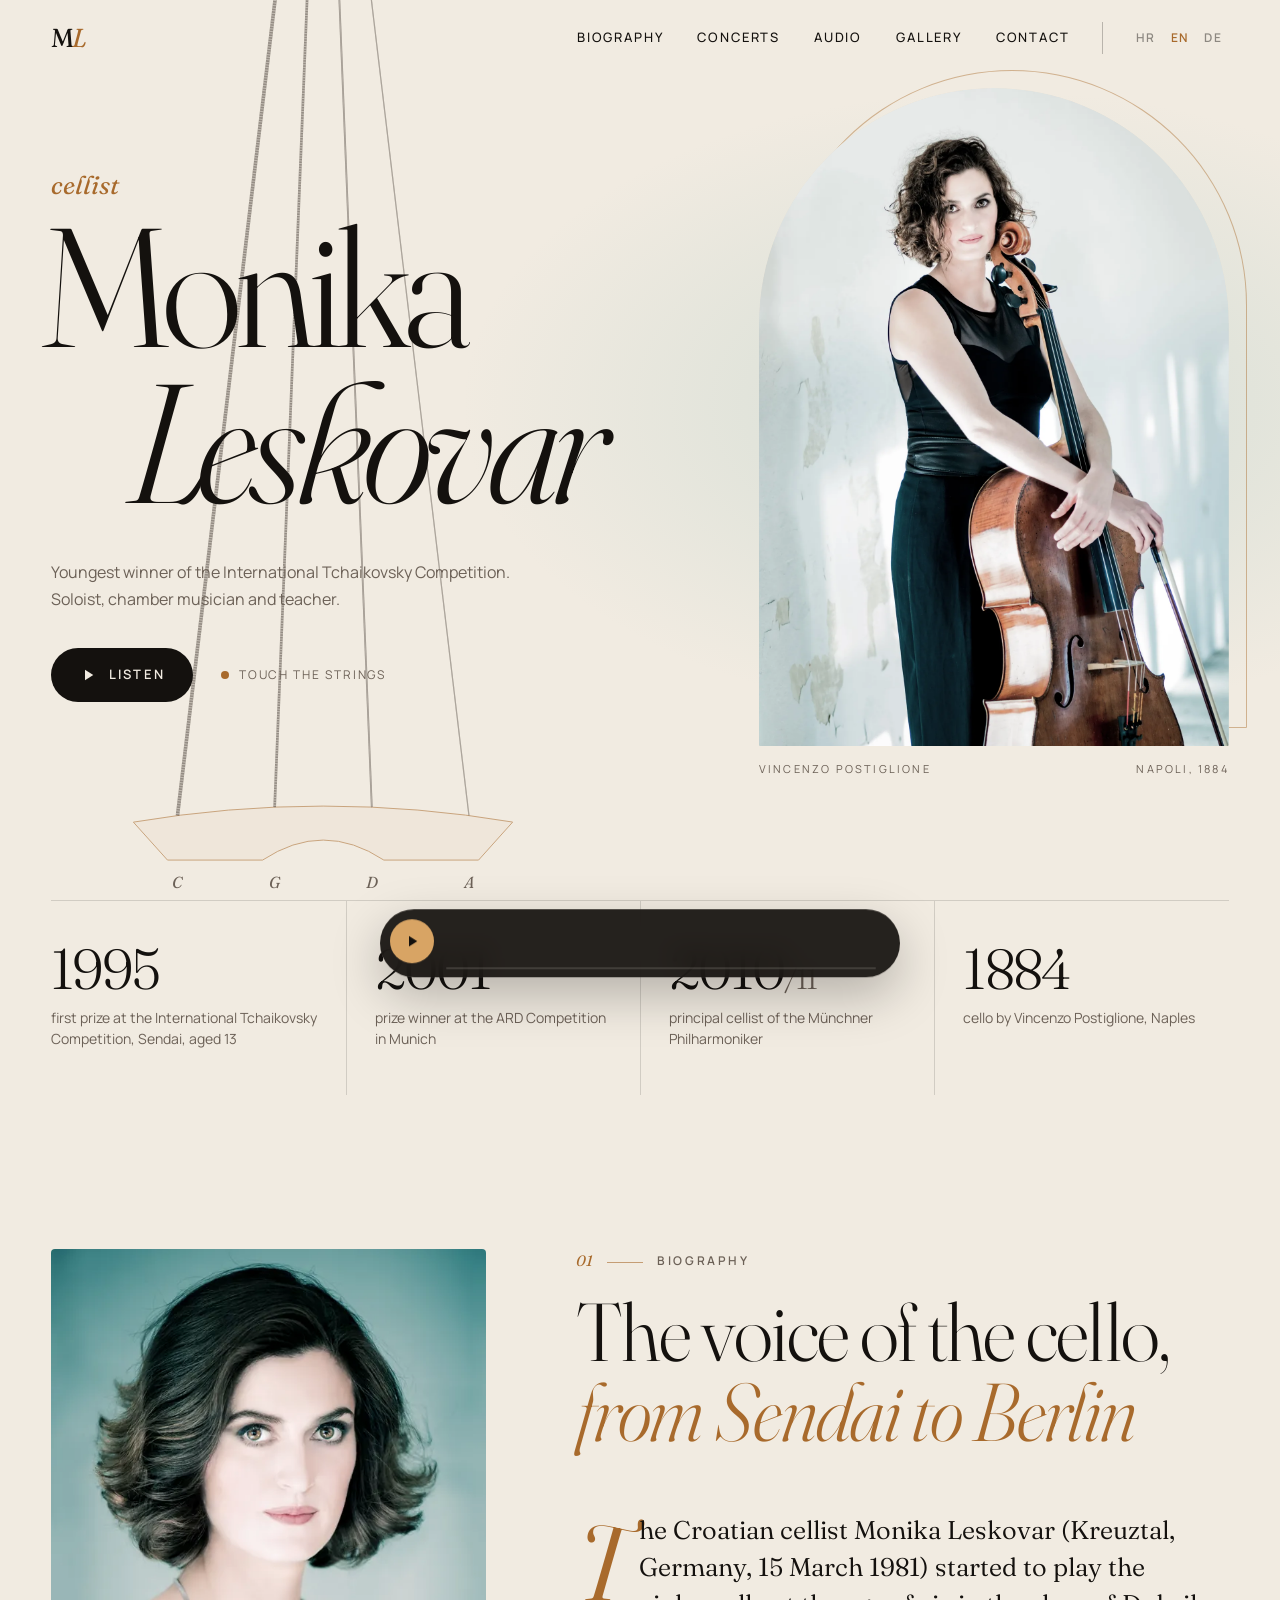
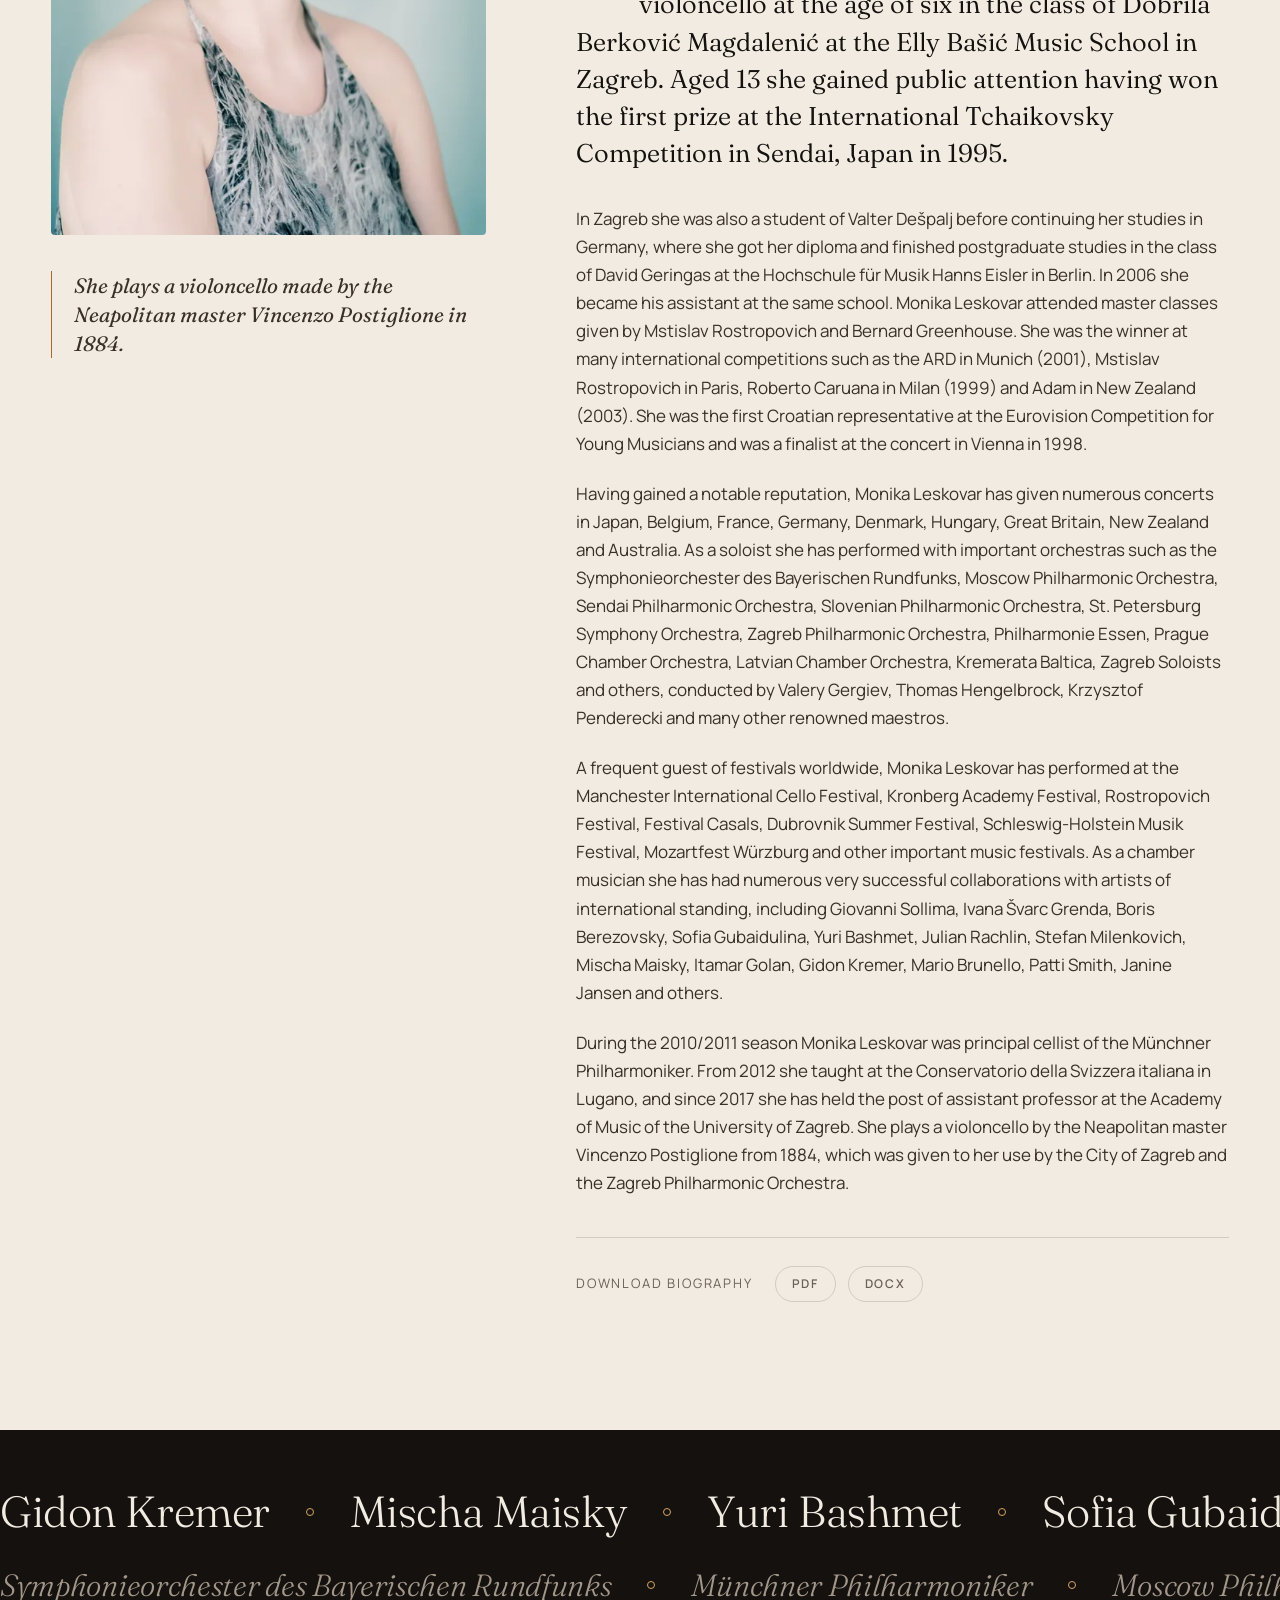
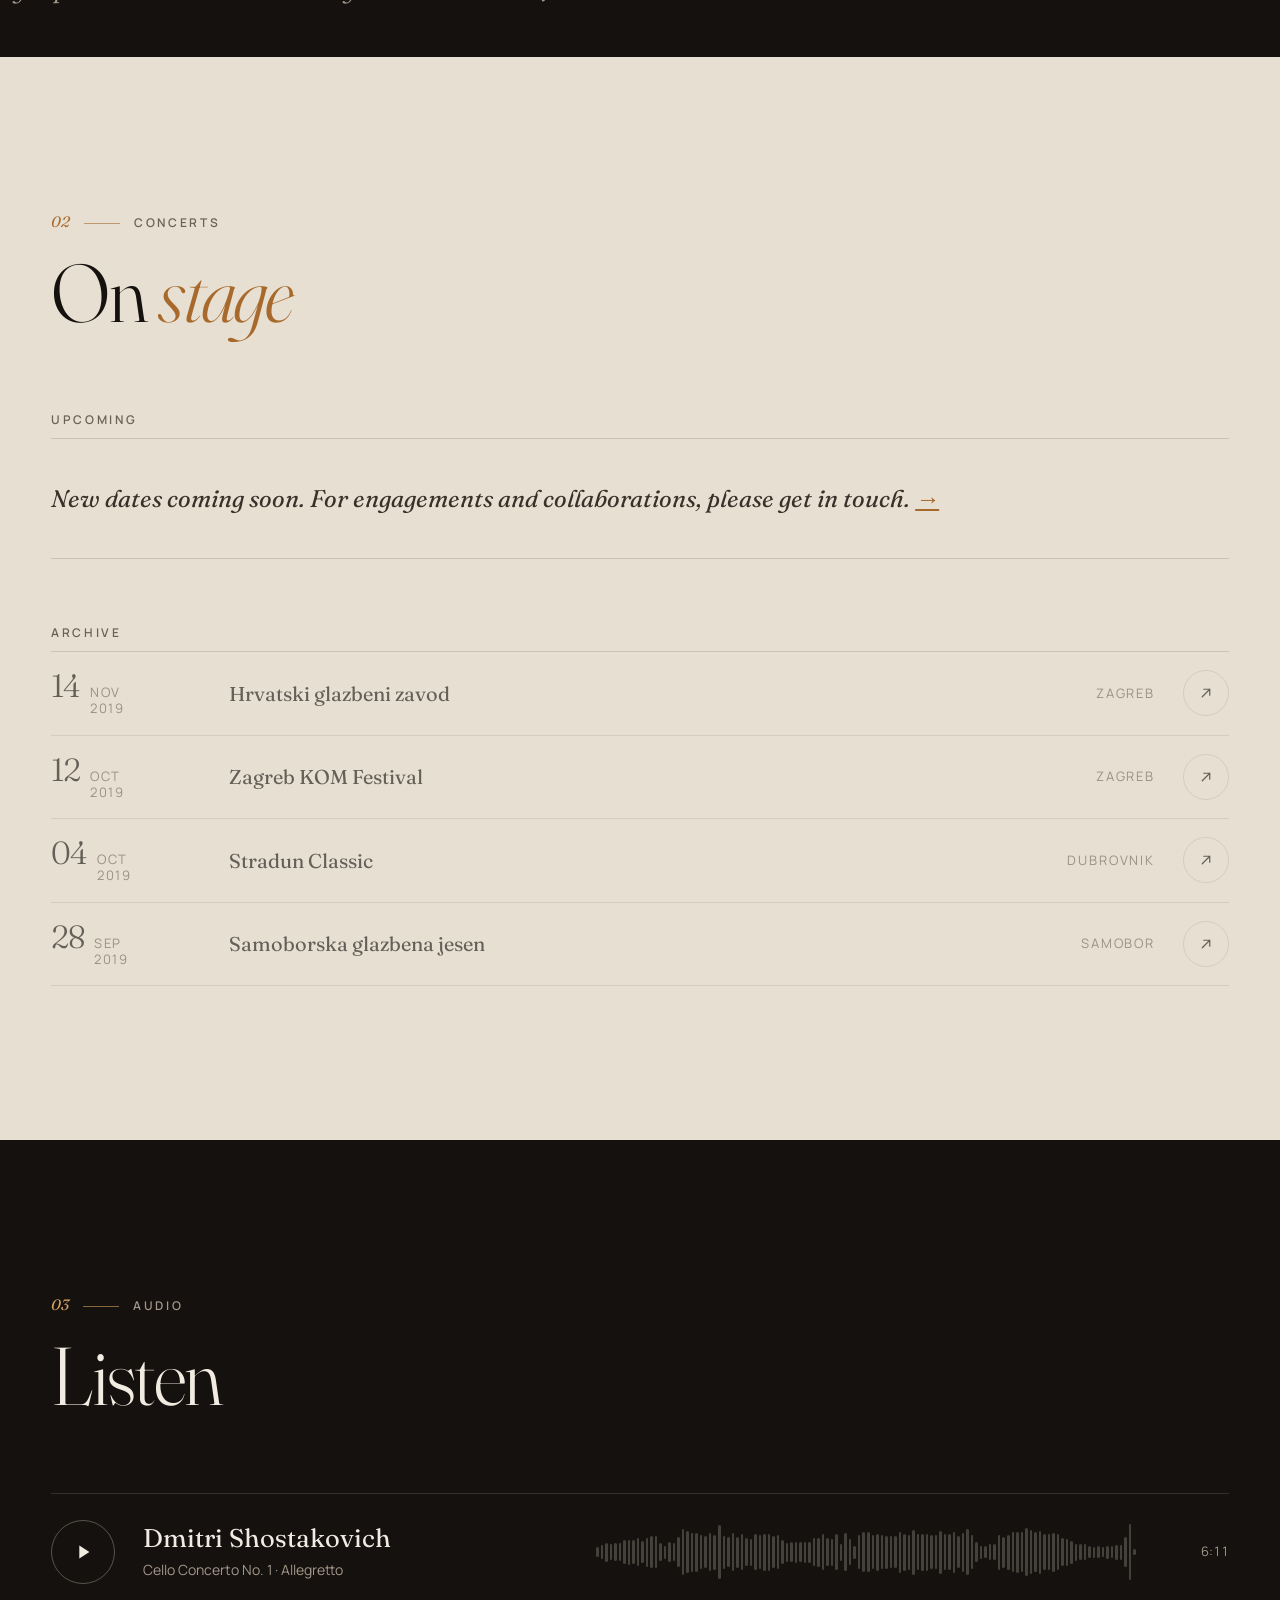
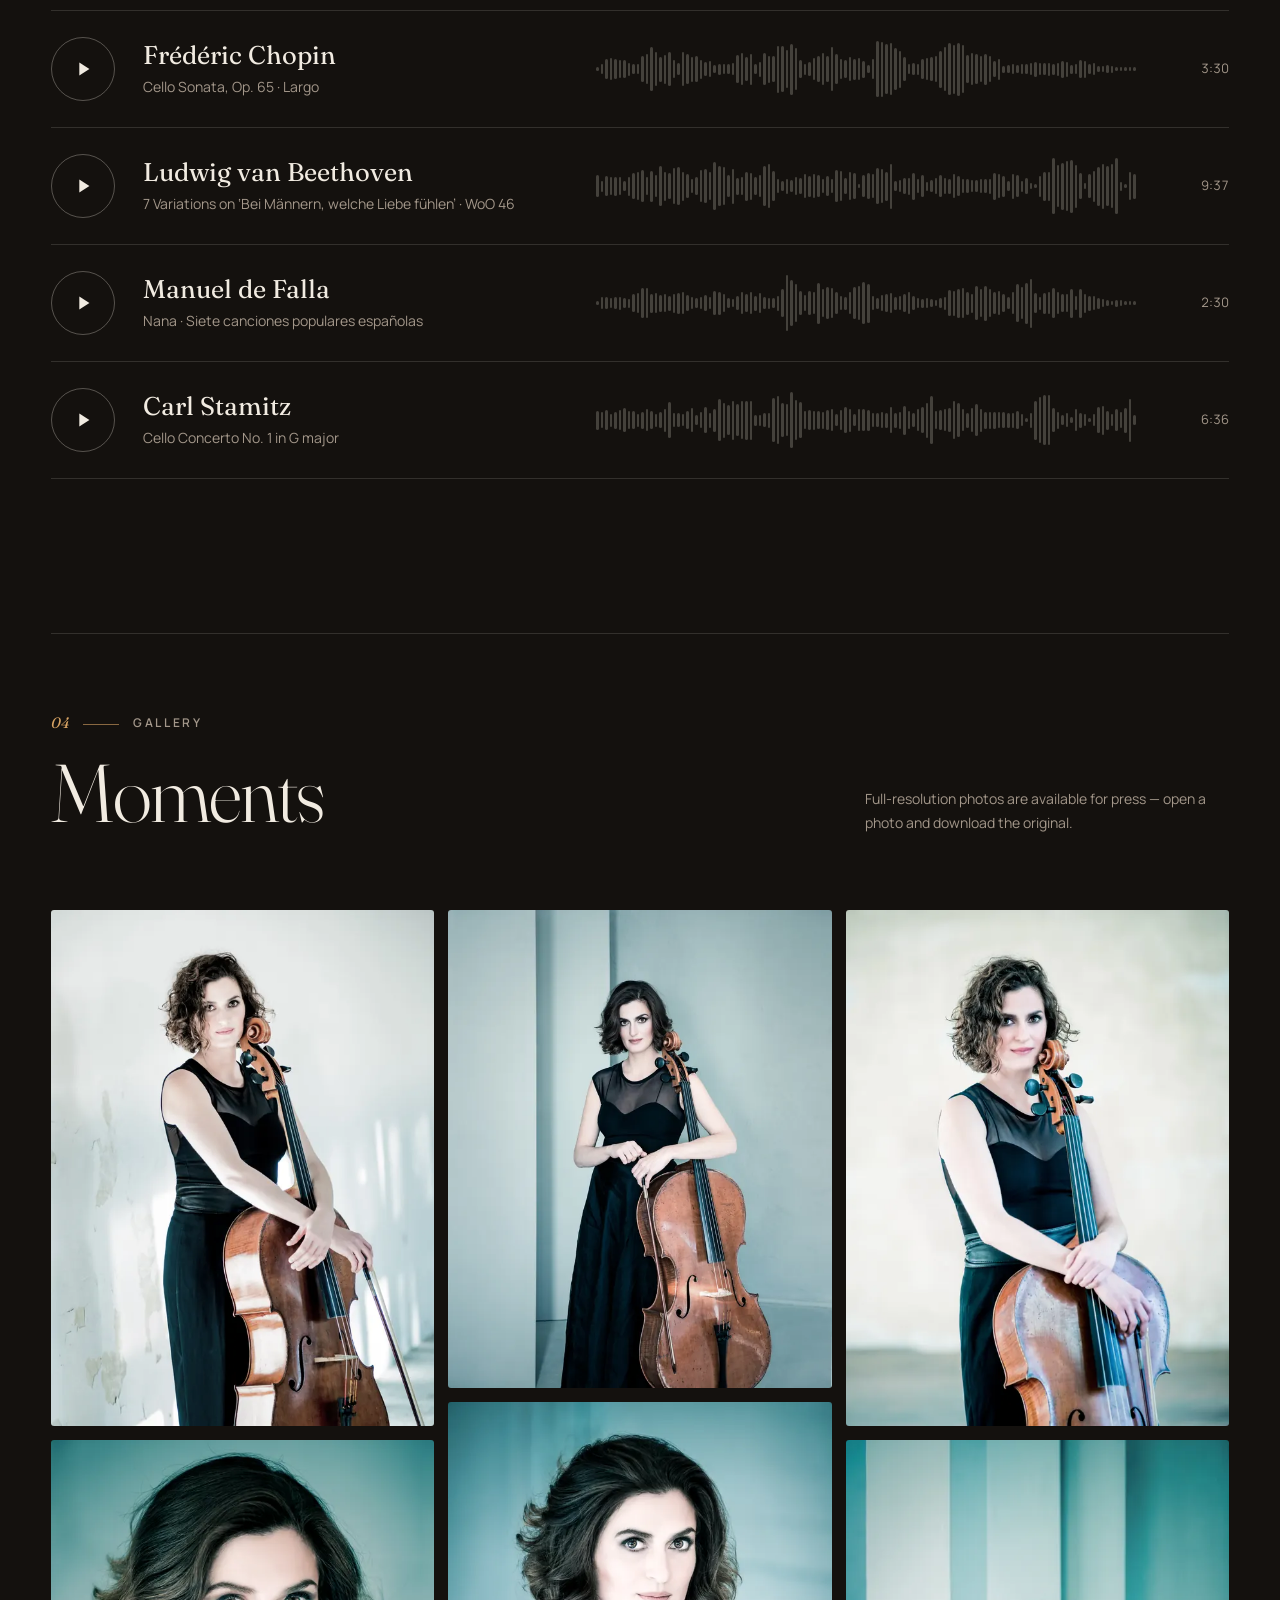
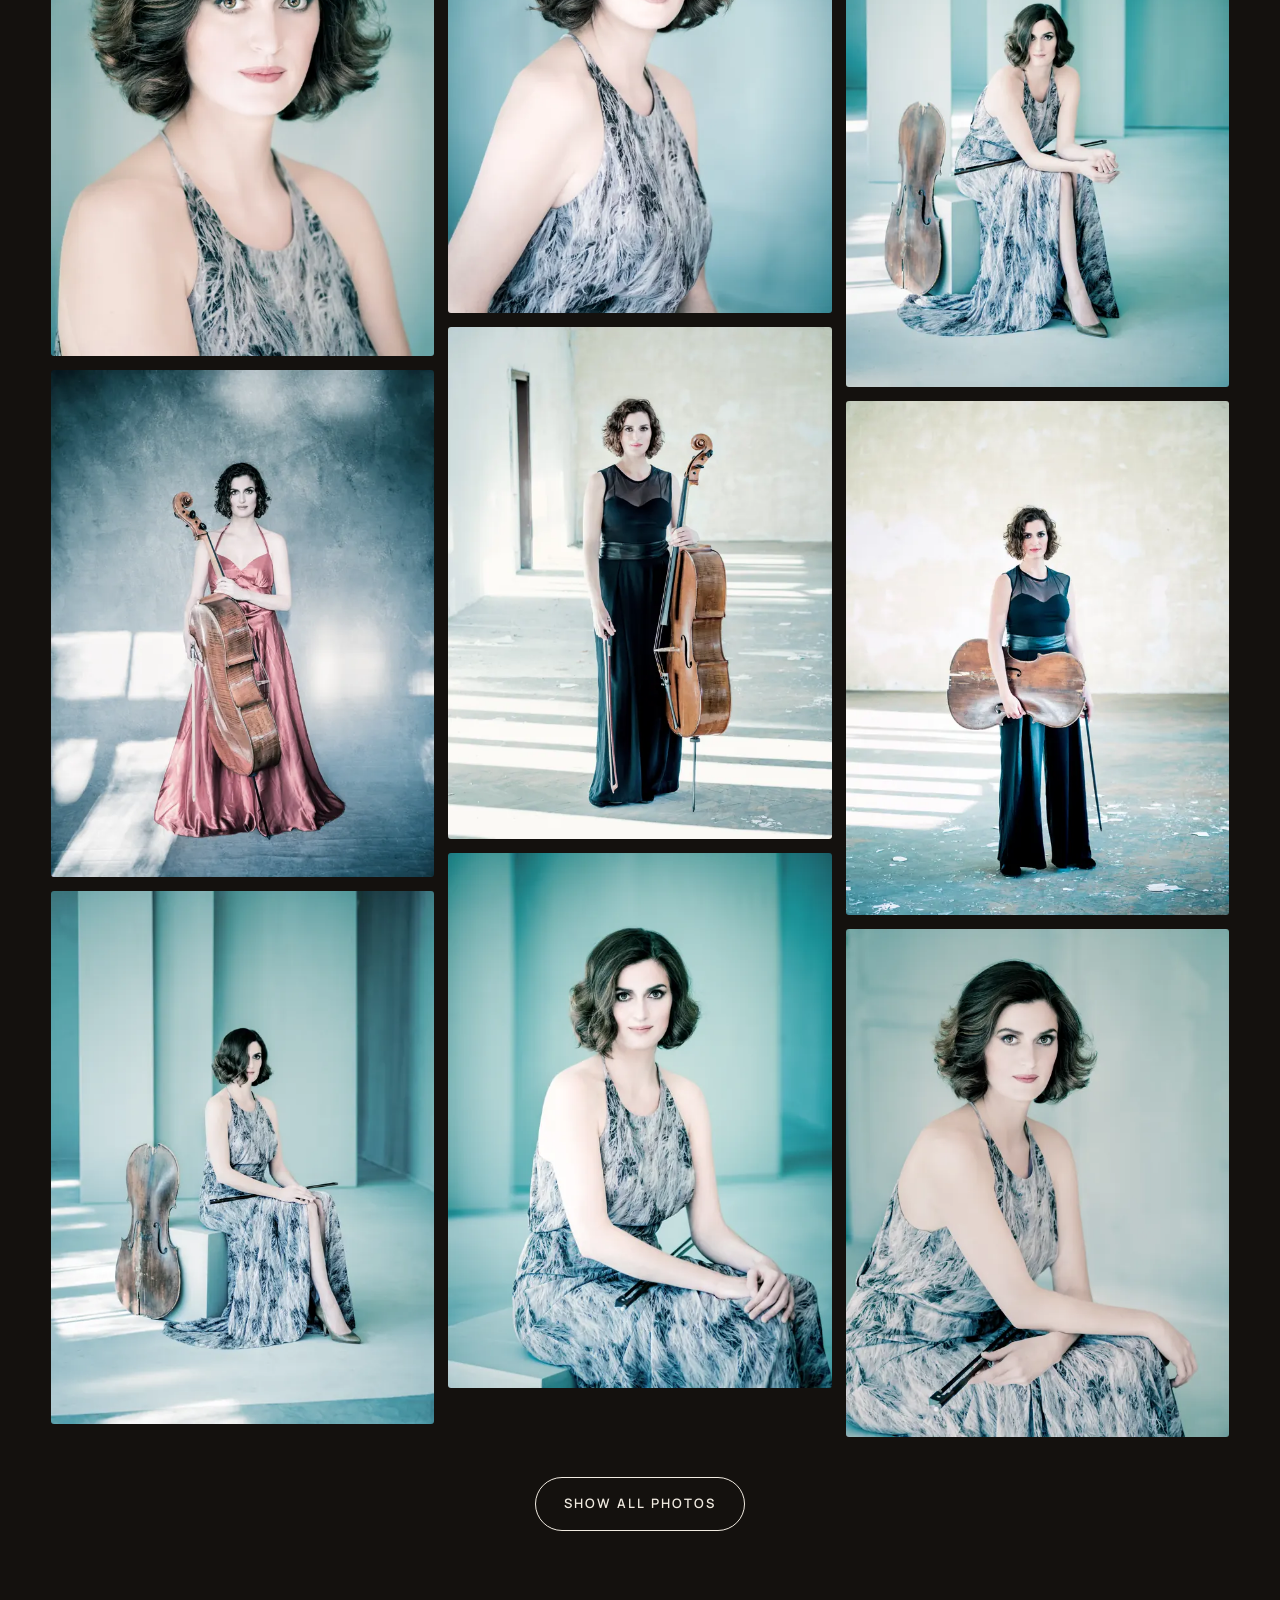
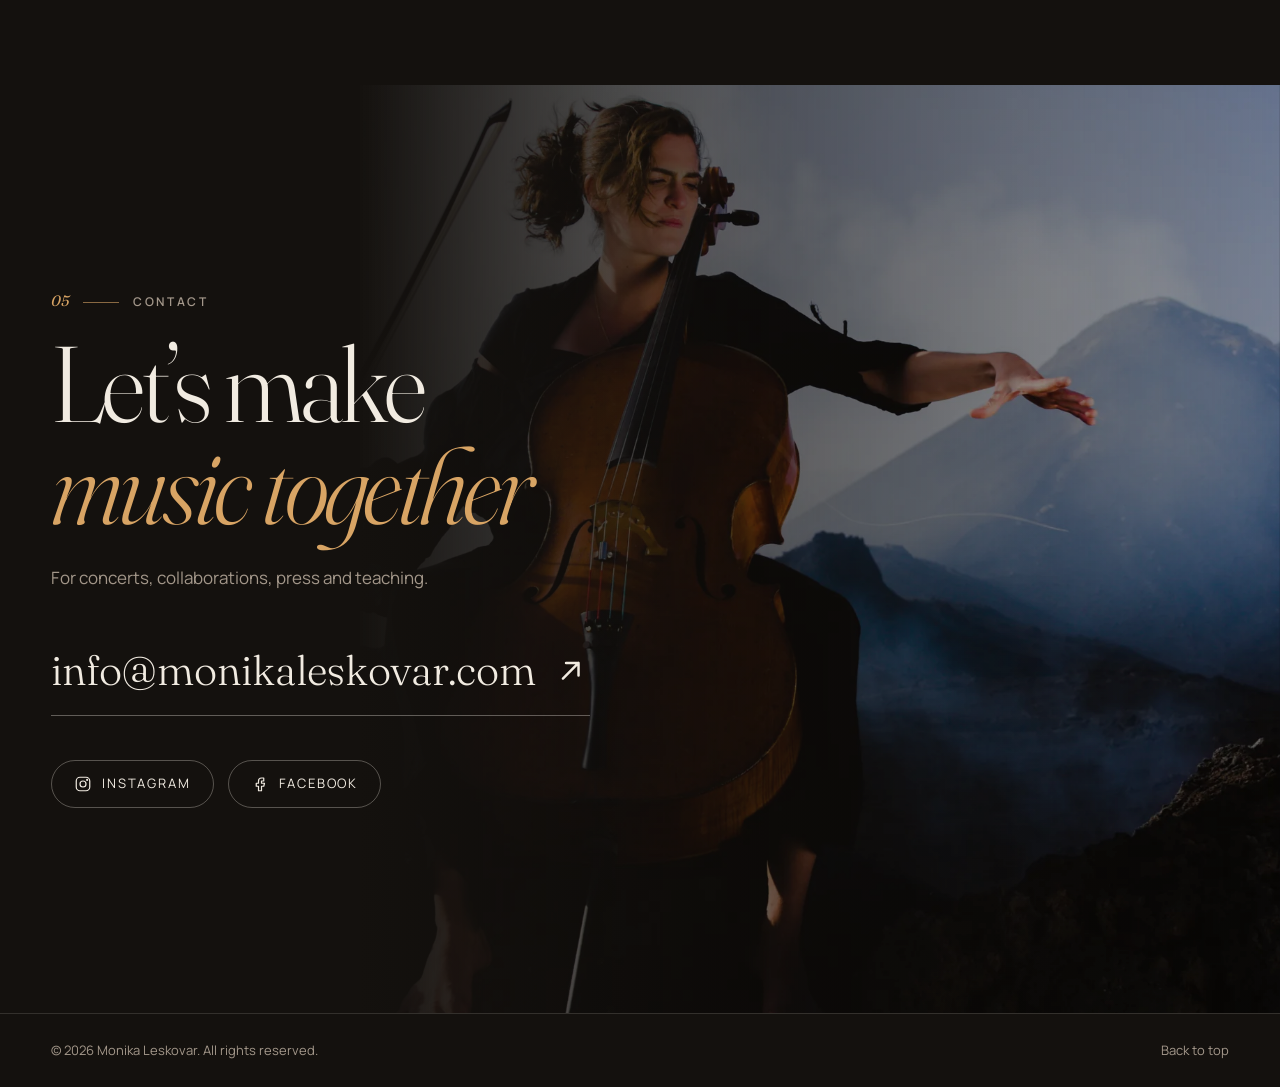
<file: index.html>
<!DOCTYPE html>
<html lang="hr">
<head>
  <meta charset="UTF-8">
  <meta name="viewport" content="width=device-width, initial-scale=1">
  <title>Monika Leskovar — violončelistica</title>
  <meta name="description" content="Monika Leskovar, hrvatska violončelistica. Najmlađa pobjednica Međunarodnog natjecanja Čajkovski. Biografija, koncerti, snimke, galerija i kontakt.">
  <meta name="theme-color" content="#f1ebe1">
  <link rel="canonical" href="https://www.monikaleskovar.com/">
  <link rel="icon" href="assets/favicon.svg" type="image/svg+xml">

  <meta property="og:type" content="website">
  <meta property="og:title" content="Monika Leskovar — Cellist">
  <meta property="og:description" content="Croatian cellist. Youngest winner of the International Tchaikovsky Competition.">
  <meta property="og:image" content="https://www.monikaleskovar.com/assets/photos/lg/Monika-Leskovar-6848.webp">
  <meta name="twitter:card" content="summary_large_image">

  <link rel="preconnect" href="https://fonts.googleapis.com">
  <link rel="preconnect" href="https://fonts.gstatic.com" crossorigin>
  <link href="https://fonts.googleapis.com/css2?family=Fraunces:ital,opsz,wght@0,9..144,300..600;1,9..144,300..500&family=Manrope:wght@400;500;600&display=swap" rel="stylesheet">
  <link rel="preload" as="image" href="assets/photos/lg/Monika-Leskovar-7164.webp">
  <link rel="stylesheet" href="css/style.css">

  <script type="application/ld+json">
  {
    "@context": "https://schema.org",
    "@type": "Person",
    "name": "Monika Leskovar",
    "jobTitle": "Cellist",
    "nationality": "Croatian",
    "birthDate": "1981-03-15",
    "url": "https://www.monikaleskovar.com/",
    "email": "mailto:info@monikaleskovar.com",
    "sameAs": ["https://www.instagram.com/monikaleskovarcello", "https://www.facebook.com/monika.leskovar.5"]
  }
  </script>
</head>
<body>
  <a class="skip" href="#bio">Skip to content</a>

  <!-- ============ NAV ============ -->
  <header class="nav" id="nav">
    <a class="nav__mark" href="#top" aria-label="Monika Leskovar">
      <span>M</span><i>L</i>
    </a>
    <nav class="nav__links" aria-label="Main">
      <a href="#bio" data-i18n="nav.bio">Biografija</a>
      <a href="#concerts" data-i18n="nav.concerts">Koncerti</a>
      <a href="#audio" data-i18n="nav.audio">Audio</a>
      <a href="#gallery" data-i18n="nav.gallery">Galerija</a>
      <a href="#contact" data-i18n="nav.contact">Kontakt</a>
    </nav>
    <div class="nav__lang" role="group" aria-label="Language">
      <button data-lang="hr">HR</button><button data-lang="en">EN</button><button data-lang="de">DE</button>
    </div>
    <button class="nav__burger" id="burger" aria-expanded="false" aria-controls="drawer">
      <span class="sr" data-i18n="nav.menu">Izbornik</span><b></b><b></b>
    </button>
  </header>

  <div class="drawer" id="drawer" aria-hidden="true">
    <nav aria-label="Mobile">
      <a href="#bio"><small>01</small><span data-i18n="nav.bio">Biografija</span></a>
      <a href="#concerts"><small>02</small><span data-i18n="nav.concerts">Koncerti</span></a>
      <a href="#audio"><small>03</small><span data-i18n="nav.audio">Audio</span></a>
      <a href="#gallery"><small>04</small><span data-i18n="nav.gallery">Galerija</span></a>
      <a href="#contact"><small>05</small><span data-i18n="nav.contact">Kontakt</span></a>
    </nav>
    <div class="drawer__lang">
      <button data-lang="hr">Hrvatski</button><button data-lang="en">English</button><button data-lang="de">Deutsch</button>
    </div>
  </div>

  <main>
    <!-- ============ HERO ============ -->
    <section class="hero" id="top">
      <svg class="strings" id="strings" aria-hidden="true"></svg>

      <div class="hero__inner">
        <div class="hero__text">
          <p class="hero__role reveal" data-i18n="hero.role">violončelistica</p>
          <h1 class="hero__name">
            <span class="line"><span>Monika</span></span>
            <span class="line"><em>Leskovar</em></span>
          </h1>
          <p class="hero__tagline reveal" data-i18n="hero.tagline"></p>
          <div class="hero__cta reveal">
            <a class="btn btn--dark" href="#audio">
              <svg viewBox="0 0 24 24" aria-hidden="true"><path d="M8 5v14l11-7z"/></svg>
              <span data-i18n="hero.listen">Poslušaj</span>
            </a>
            <span class="hero__hint" aria-hidden="true"><span class="dot"></span><span data-i18n="hero.strings">Dotakni žice</span></span>
          </div>
        </div>

        <figure class="hero__photo">
          <div class="arch">
            <img src="assets/photos/lg/Monika-Leskovar-7164.webp" alt="Monika Leskovar s violončelom" width="1486" height="2000" fetchpriority="high">
          </div>
          <figcaption>
            <span>Vincenzo Postiglione</span><span>Napoli, 1884</span>
          </figcaption>
        </figure>
      </div>

    </section>

    <!-- ============ FACTS ============ -->
    <section class="facts" id="facts" aria-label="Highlights">
      <div class="facts__item reveal"><b>1995</b><span data-i18n="facts.1"></span></div>
      <div class="facts__item reveal"><b>2001</b><span data-i18n="facts.2"></span></div>
      <div class="facts__item reveal"><b>2010<small>/11</small></b><span data-i18n="facts.3"></span></div>
      <div class="facts__item reveal"><b>1884</b><span data-i18n="facts.4"></span></div>
    </section>

    <!-- ============ BIO ============ -->
    <section class="bio" id="bio">
      <div class="bio__aside">
        <div class="bio__portrait reveal">
          <img src="assets/photos/sm/Monika-Leskovar-6848.webp" srcset="assets/photos/sm/Monika-Leskovar-6848.webp 595w, assets/photos/lg/Monika-Leskovar-6848.webp 1500w" sizes="(min-width: 900px) 34vw, 90vw" alt="Portret Monike Leskovar" loading="lazy" width="595" height="800">
        </div>
        <blockquote class="bio__quote reveal" data-i18n="bio.quote"></blockquote>
      </div>

      <div class="bio__main">
        <p class="kicker reveal"><span>01</span><span data-i18n="bio.kicker">Biografija</span></p>
        <h2 class="title reveal" data-i18n-html="bio.title"></h2>
        <div class="bio__text" id="bioText"></div>
        <div class="bio__docs reveal">
          <span data-i18n="bio.download">Preuzmi biografiju</span>
          <a class="chip" id="bioPdf" href="#" download>PDF</a>
          <a class="chip" id="bioDocx" href="#" download>DOCX</a>
        </div>
      </div>
    </section>

    <section class="marquee" aria-label="Collaborations">
      <div class="marquee__row" id="marqueeA"></div>
      <div class="marquee__row marquee__row--rev" id="marqueeB"></div>
    </section>

    <!-- ============ CONCERTS ============ -->
    <section class="concerts" id="concerts">
      <div class="wrap">
        <header class="section-head">
          <p class="kicker reveal"><span>02</span><span data-i18n="concerts.kicker">Koncerti</span></p>
          <h2 class="title reveal" data-i18n-html="concerts.title"></h2>
        </header>
        <div class="concerts__group">
          <h3 class="concerts__label" data-i18n="concerts.upcoming">Nadolazeći</h3>
          <ol class="concerts__list" id="upcoming"></ol>
        </div>
        <div class="concerts__group concerts__group--past">
          <h3 class="concerts__label" data-i18n="concerts.archive">Arhiva</h3>
          <ol class="concerts__list" id="past"></ol>
        </div>
      </div>
    </section>

    <!-- ============ AUDIO ============ -->
    <section class="audio" id="audio">
      <div class="wrap">
        <header class="section-head">
          <p class="kicker reveal"><span>03</span><span data-i18n="audio.kicker">Audio</span></p>
          <h2 class="title reveal" data-i18n="audio.title">Poslušaj</h2>
        </header>
        <ol class="tracks" id="tracks"></ol>
      </div>
    </section>

    <!-- ============ GALLERY ============ -->
    <section class="gallery" id="gallery">
      <div class="wrap">
        <header class="section-head section-head--split">
          <div>
            <p class="kicker reveal"><span>04</span><span data-i18n="gallery.kicker">Galerija</span></p>
            <h2 class="title reveal" data-i18n="gallery.title">Trenuci</h2>
          </div>
          <p class="gallery__hint reveal" data-i18n="gallery.hint"></p>
        </header>
        <div class="masonry" id="masonry"></div>
        <div class="gallery__more">
          <button class="btn btn--line" id="moreBtn" data-i18n="gallery.more">Prikaži sve fotografije</button>
        </div>
      </div>
    </section>

    <!-- ============ CONTACT ============ -->
    <section class="contact" id="contact">
      <div class="contact__bg" aria-hidden="true"></div>
      <div class="wrap contact__inner">
        <p class="kicker reveal"><span>05</span><span data-i18n="contact.kicker">Kontakt</span></p>
        <h2 class="contact__title reveal" data-i18n-html="contact.title"></h2>
        <p class="contact__text reveal" data-i18n="contact.text"></p>
        <a class="contact__mail reveal" href="mailto:info@monikaleskovar.com">info@monikaleskovar.com
          <svg viewBox="0 0 24 24" aria-hidden="true"><path d="M7 17 17 7M9 7h8v8"/></svg>
        </a>
        <ul class="contact__social reveal">
          <li><a href="https://www.instagram.com/monikaleskovarcello" target="_blank" rel="noopener">
            <svg viewBox="0 0 24 24" aria-hidden="true"><rect x="3" y="3" width="18" height="18" rx="5"/><circle cx="12" cy="12" r="4"/><circle cx="17.5" cy="6.5" r=".6" fill="currentColor"/></svg>
            Instagram</a></li>
          <li><a href="https://www.facebook.com/monika.leskovar.5" target="_blank" rel="noopener">
            <svg viewBox="0 0 24 24" aria-hidden="true"><path d="M14 8h3V4h-3a4 4 0 0 0-4 4v3H7v4h3v6h4v-6h3l1-4h-4V8z"/></svg>
            Facebook</a></li>
        </ul>
      </div>
    </section>
  </main>

  <footer class="footer">
    <div class="wrap footer__inner">
      <span>© <span id="year"></span> Monika Leskovar. <span data-i18n="footer.rights"></span></span>
      <a href="#top" data-i18n="footer.top">Na vrh</a>
    </div>
  </footer>

  <!-- Mini player -->
  <div class="mini" id="mini" aria-live="polite">
    <button class="mini__btn" id="miniBtn" aria-label="Play/Pause">
      <svg class="i-play" viewBox="0 0 24 24"><path d="M8 5v14l11-7z"/></svg>
      <svg class="i-pause" viewBox="0 0 24 24"><path d="M7 5h4v14H7zM13 5h4v14h-4z"/></svg>
    </button>
    <div class="mini__meta"><b id="miniComposer"></b><span id="miniWork"></span></div>
    <div class="mini__bar"><span id="miniProgress"></span></div>
  </div>

  <!-- Lightbox -->
  <div class="lightbox" id="lightbox" role="dialog" aria-modal="true" aria-label="Gallery" hidden>
    <button class="lb__close" id="lbClose" aria-label="Close"><svg viewBox="0 0 24 24"><path d="M6 6l12 12M18 6 6 18"/></svg></button>
    <button class="lb__nav lb__prev" id="lbPrev" aria-label="Previous"><svg viewBox="0 0 24 24"><path d="M15 5l-7 7 7 7"/></svg></button>
    <figure class="lb__stage"><img id="lbImg" alt=""></figure>
    <button class="lb__nav lb__next" id="lbNext" aria-label="Next"><svg viewBox="0 0 24 24"><path d="M9 5l7 7-7 7"/></svg></button>
    <div class="lb__bar">
      <span id="lbCount"></span>
      <a id="lbDownload" href="#" download><svg viewBox="0 0 24 24" aria-hidden="true"><path d="M12 4v11m0 0-4-4m4 4 4-4M5 20h14"/></svg><span data-i18n="gallery.download">Preuzmi original</span></a>
    </div>
  </div>

  <audio id="player" preload="none"></audio>

  <script src="js/content.js"></script>
  <script src="js/peaks.js"></script>
  <script src="js/main.js"></script>
</body>
</html>
</file>
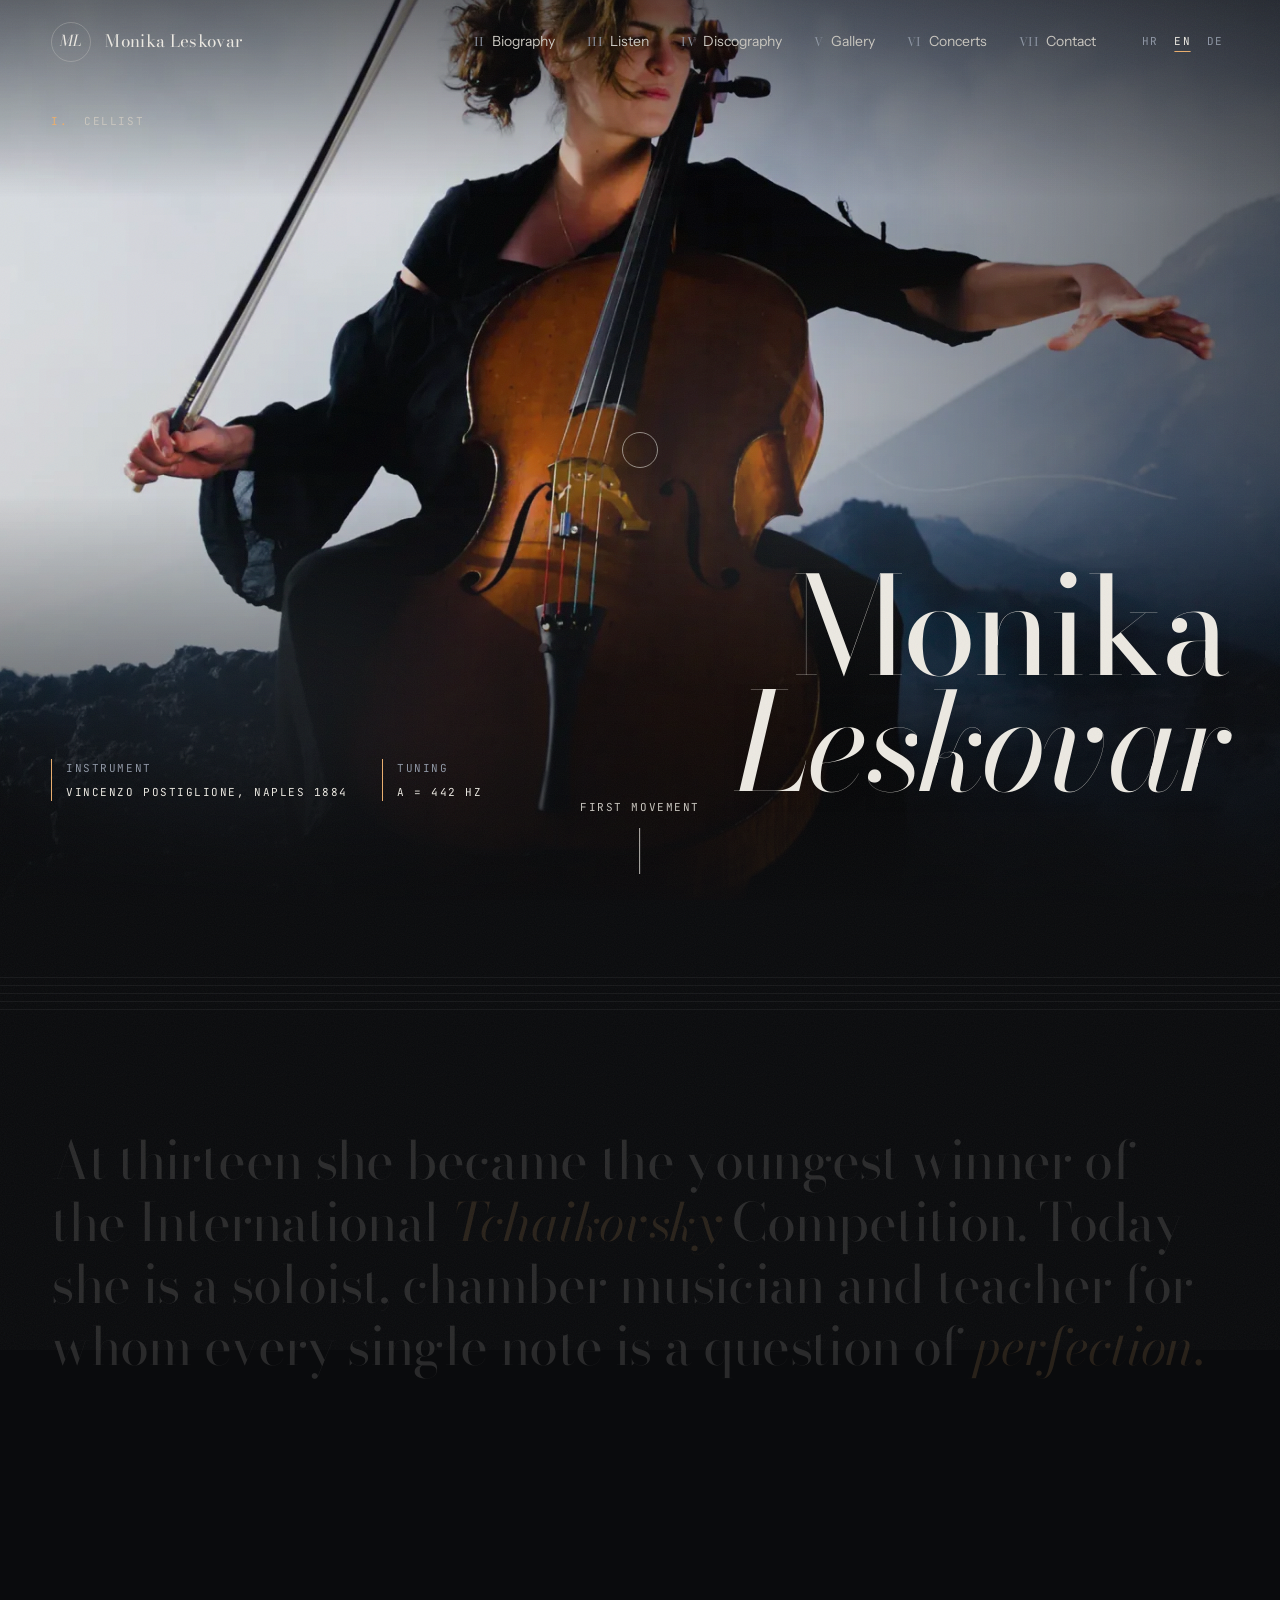
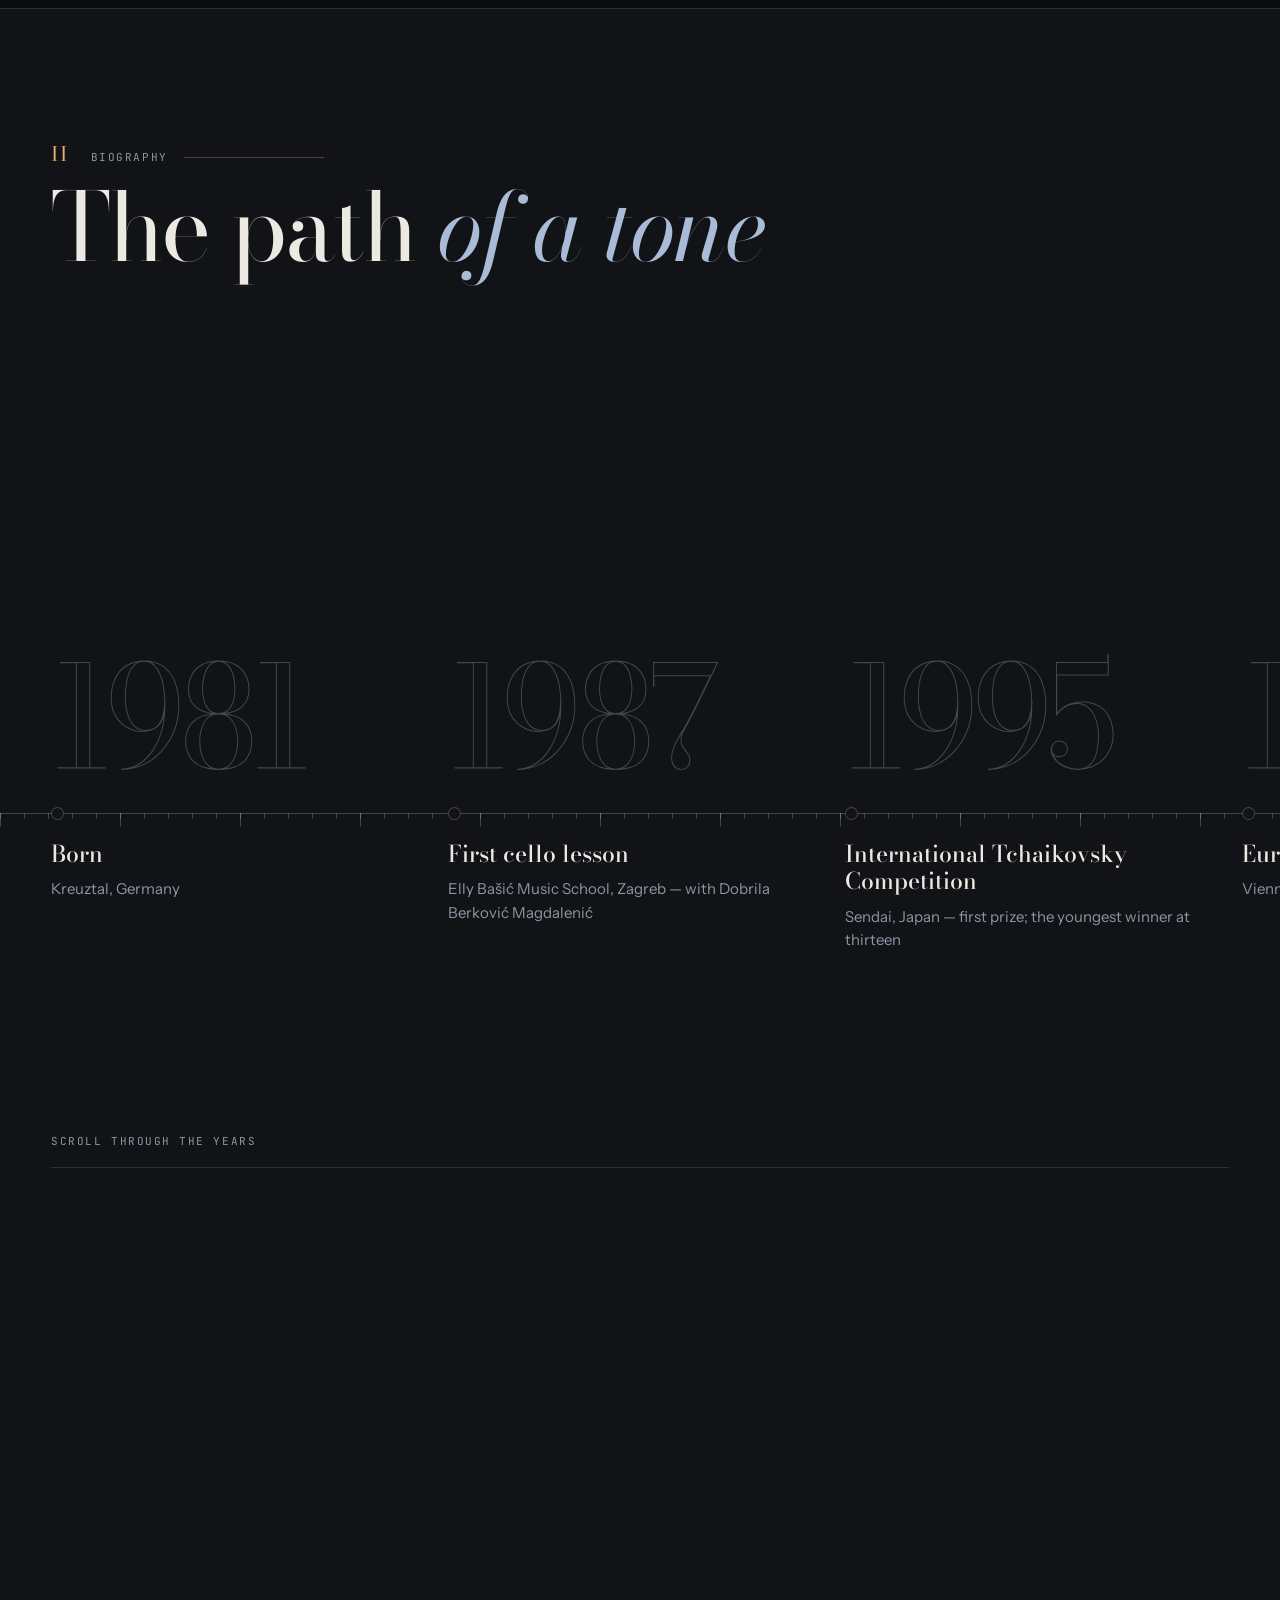
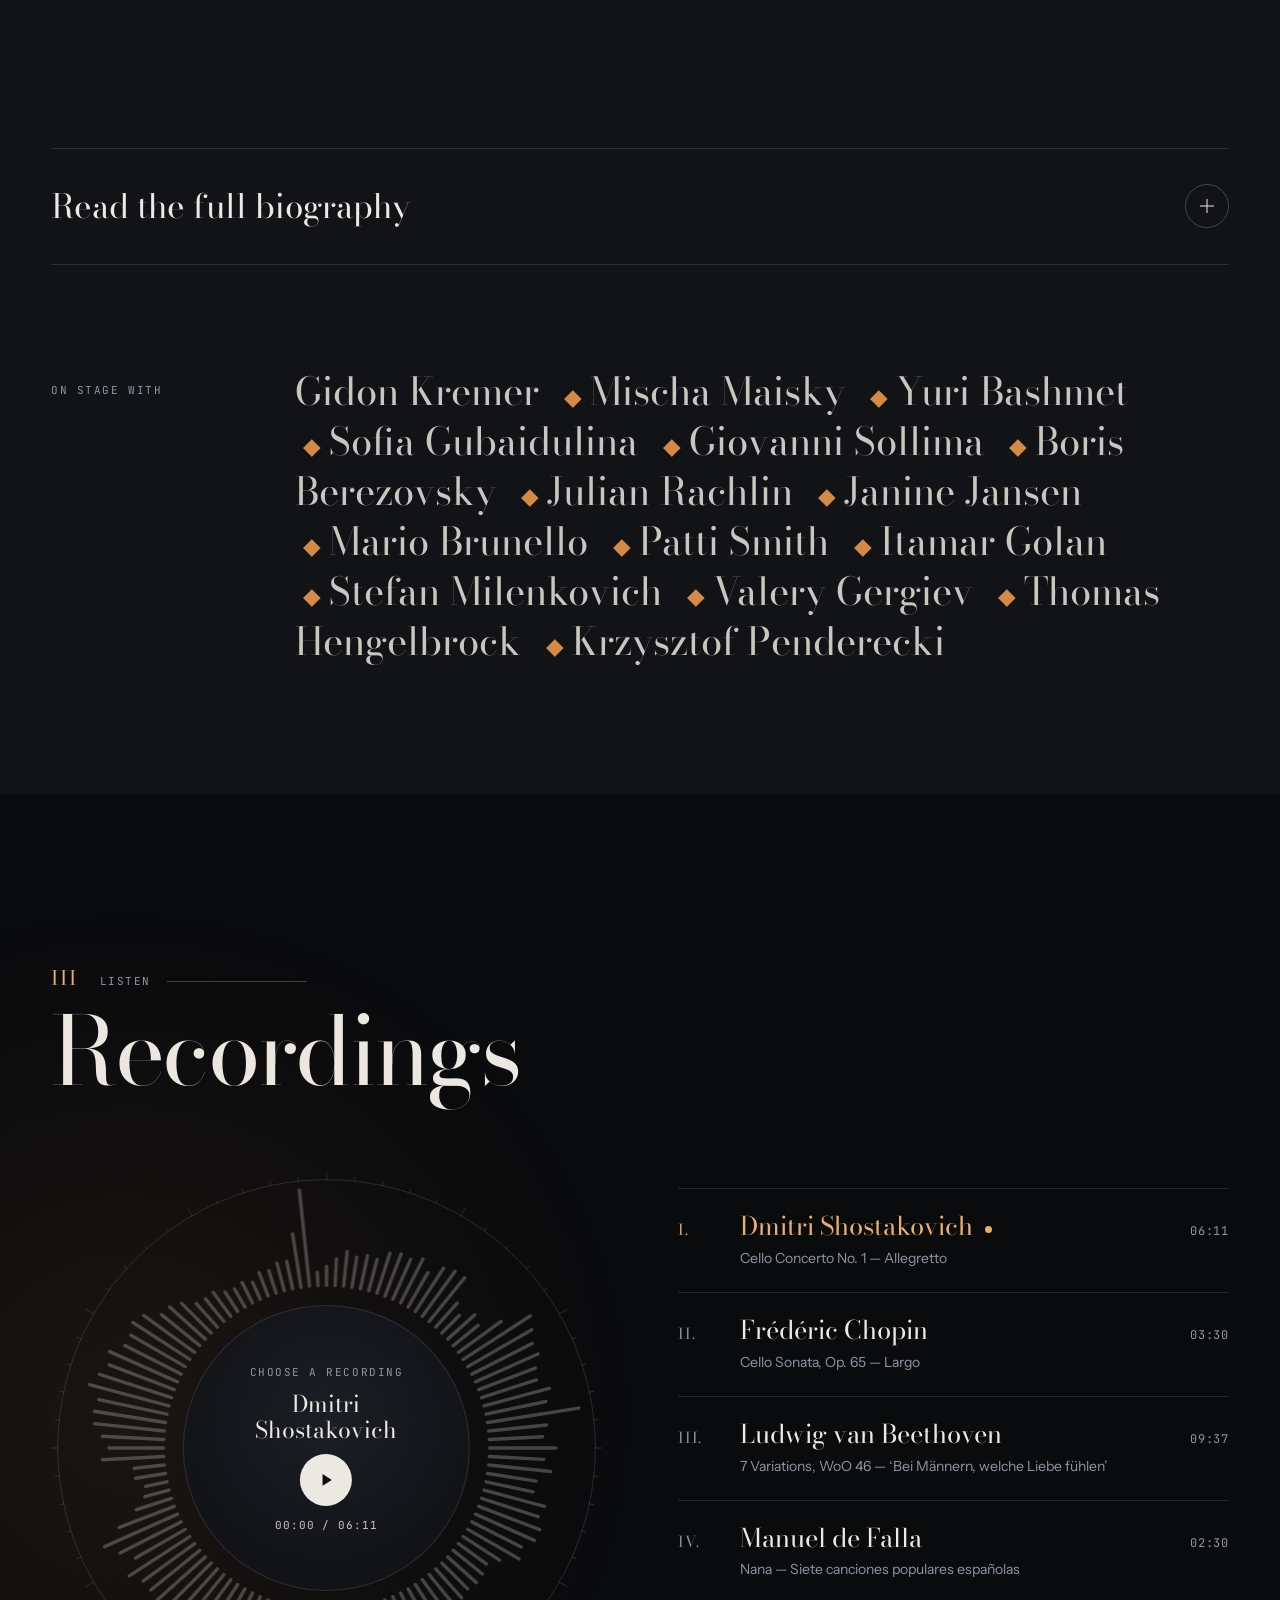
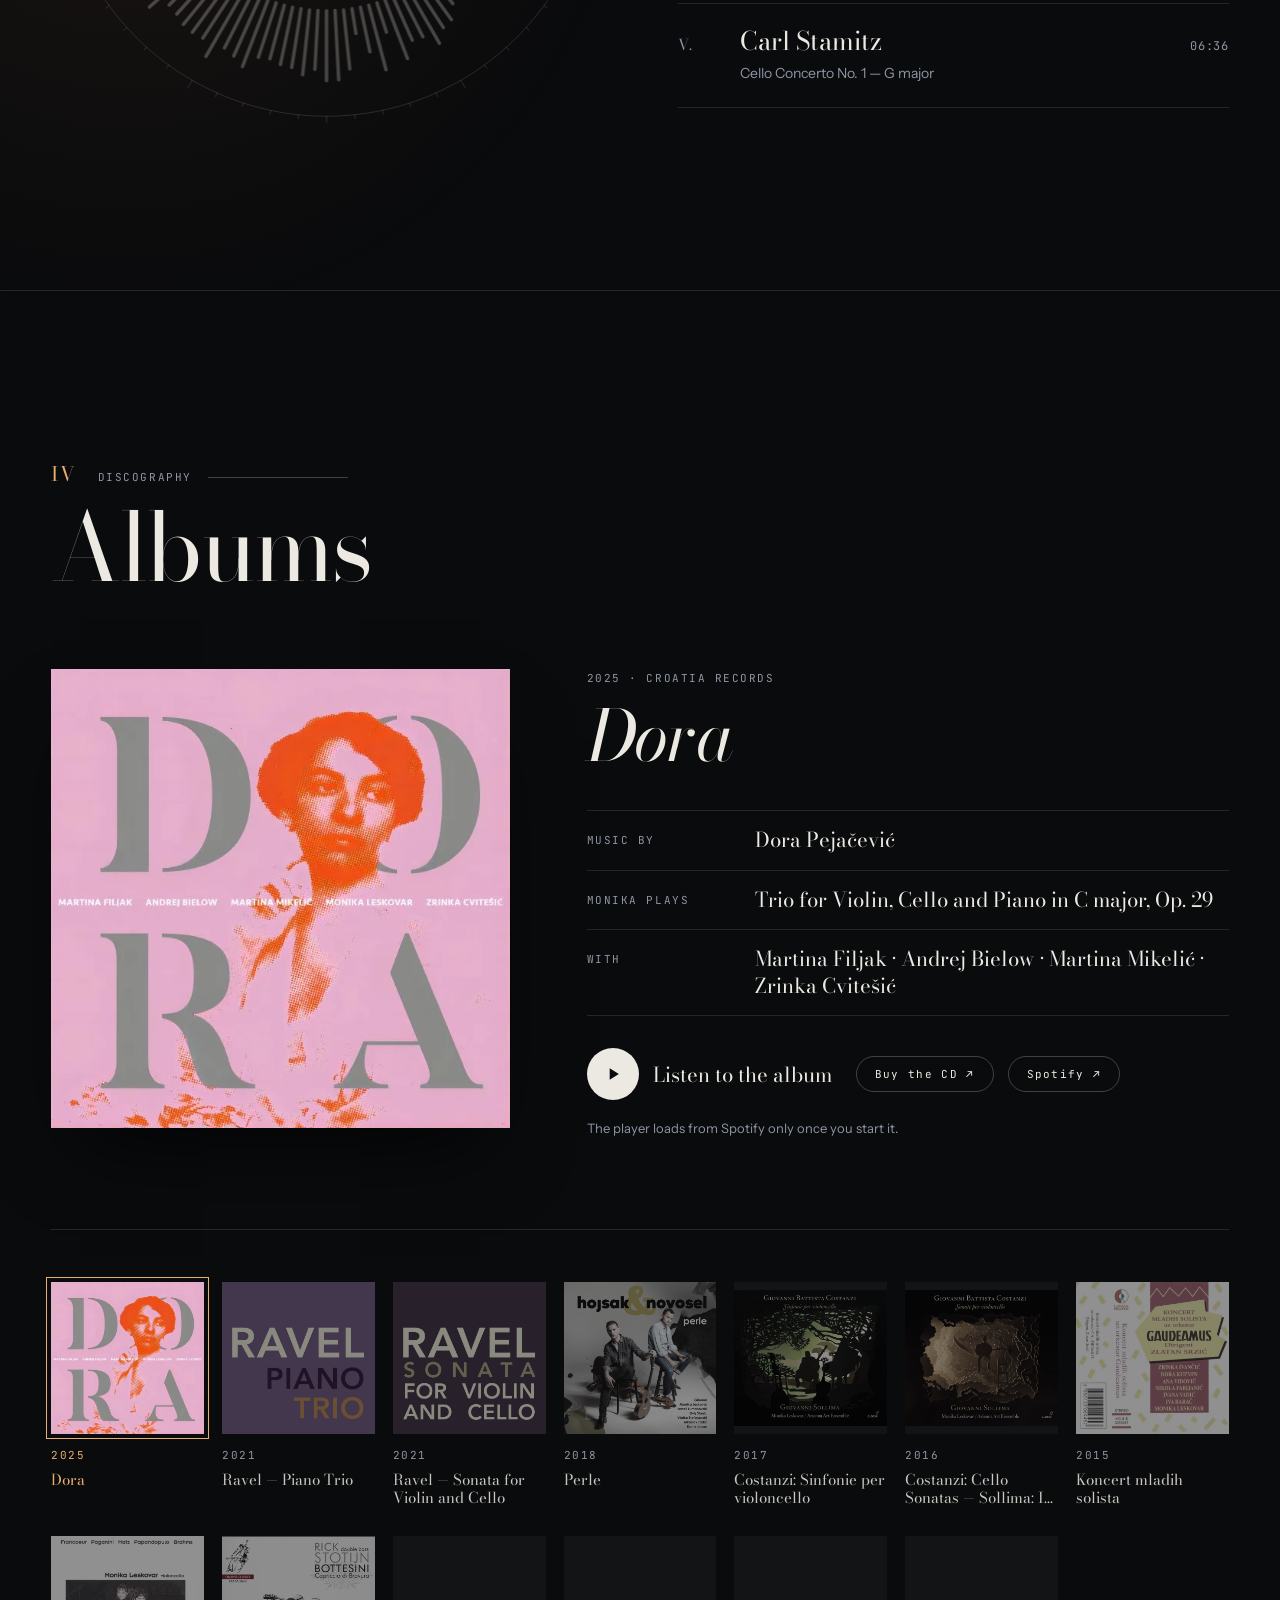
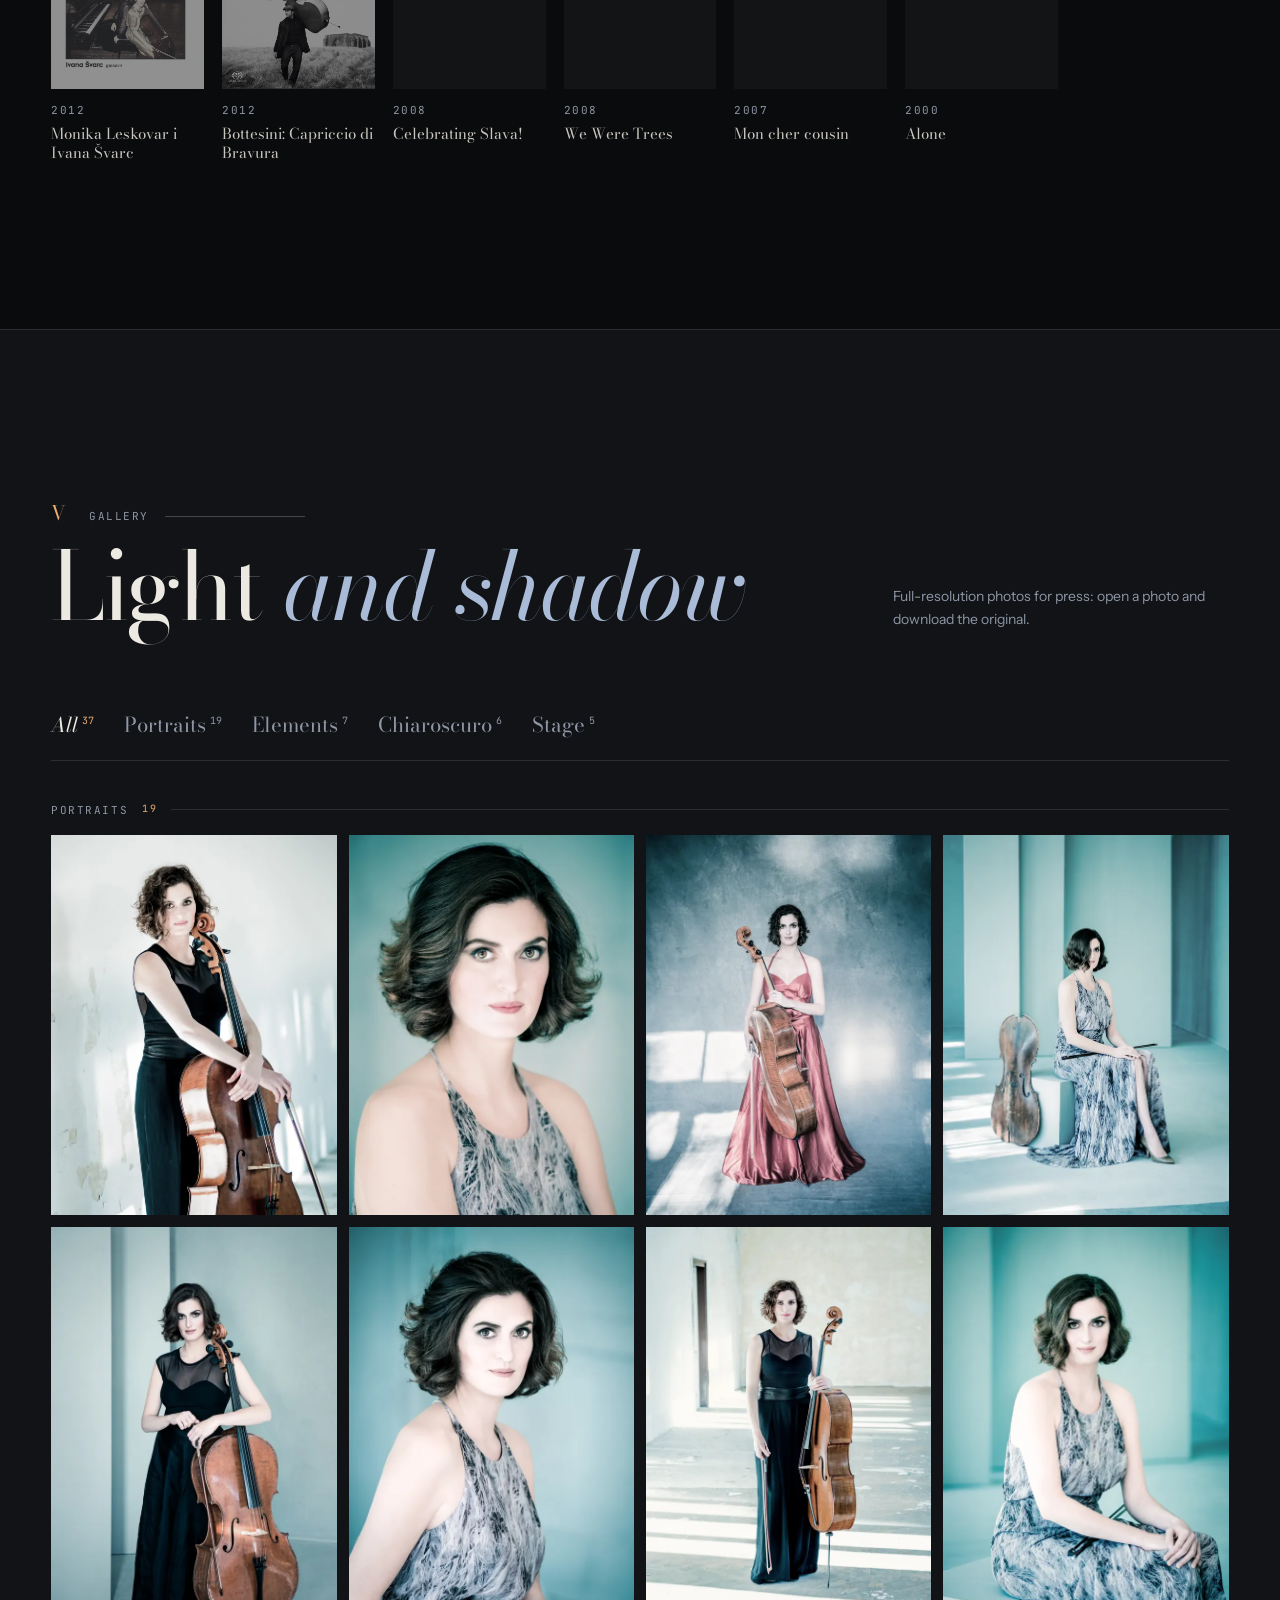
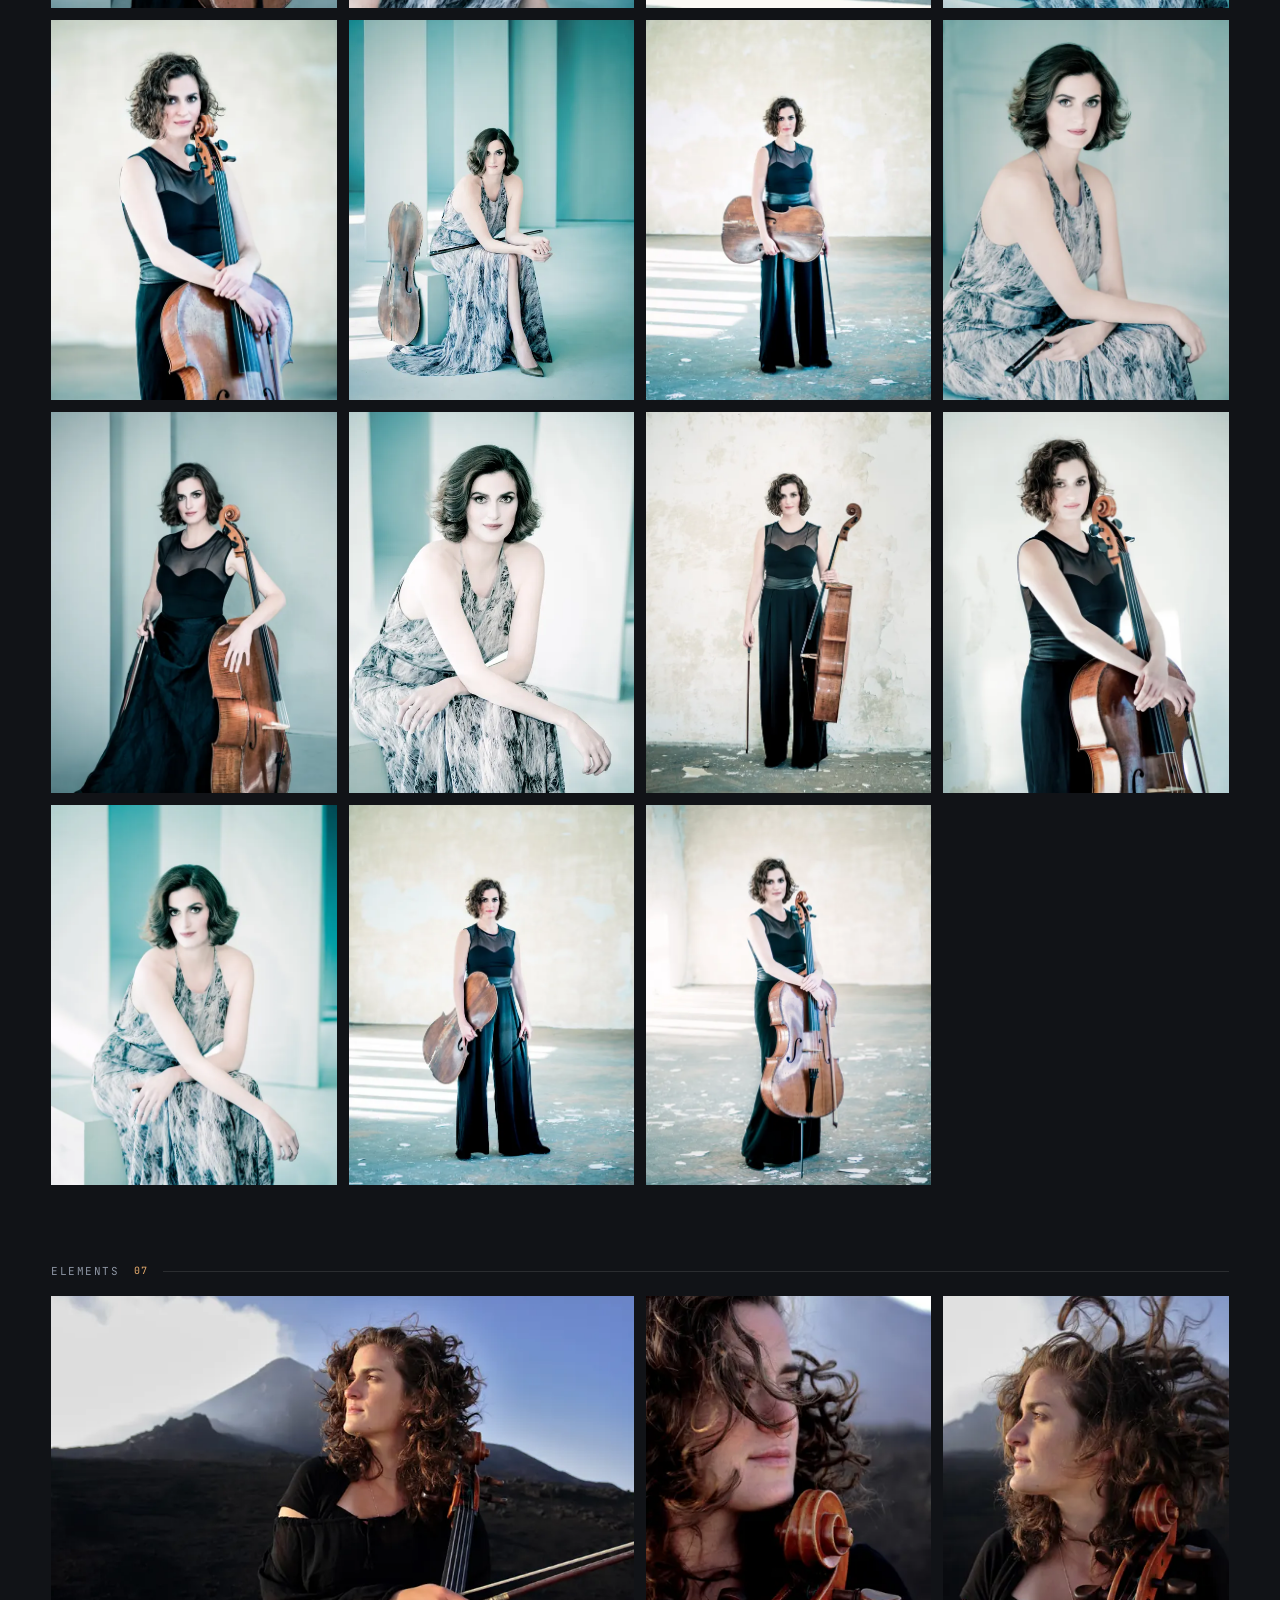
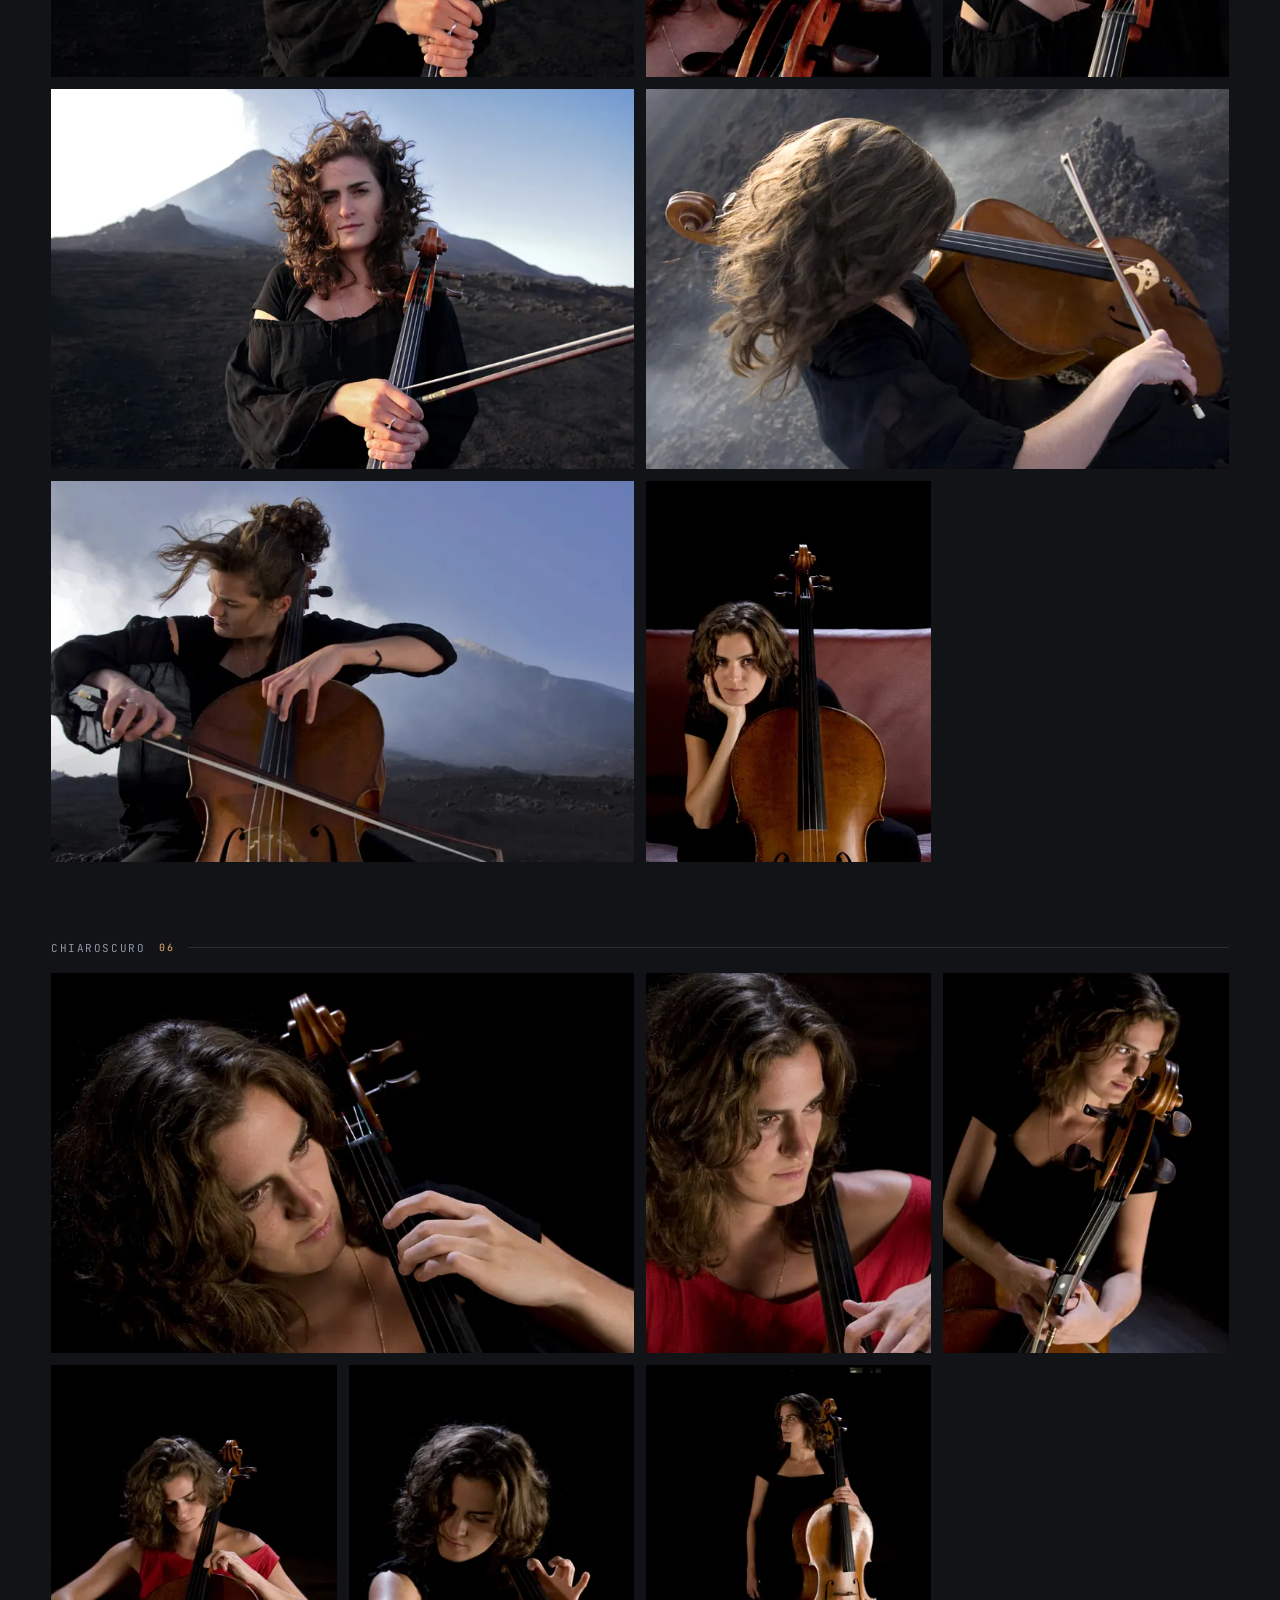
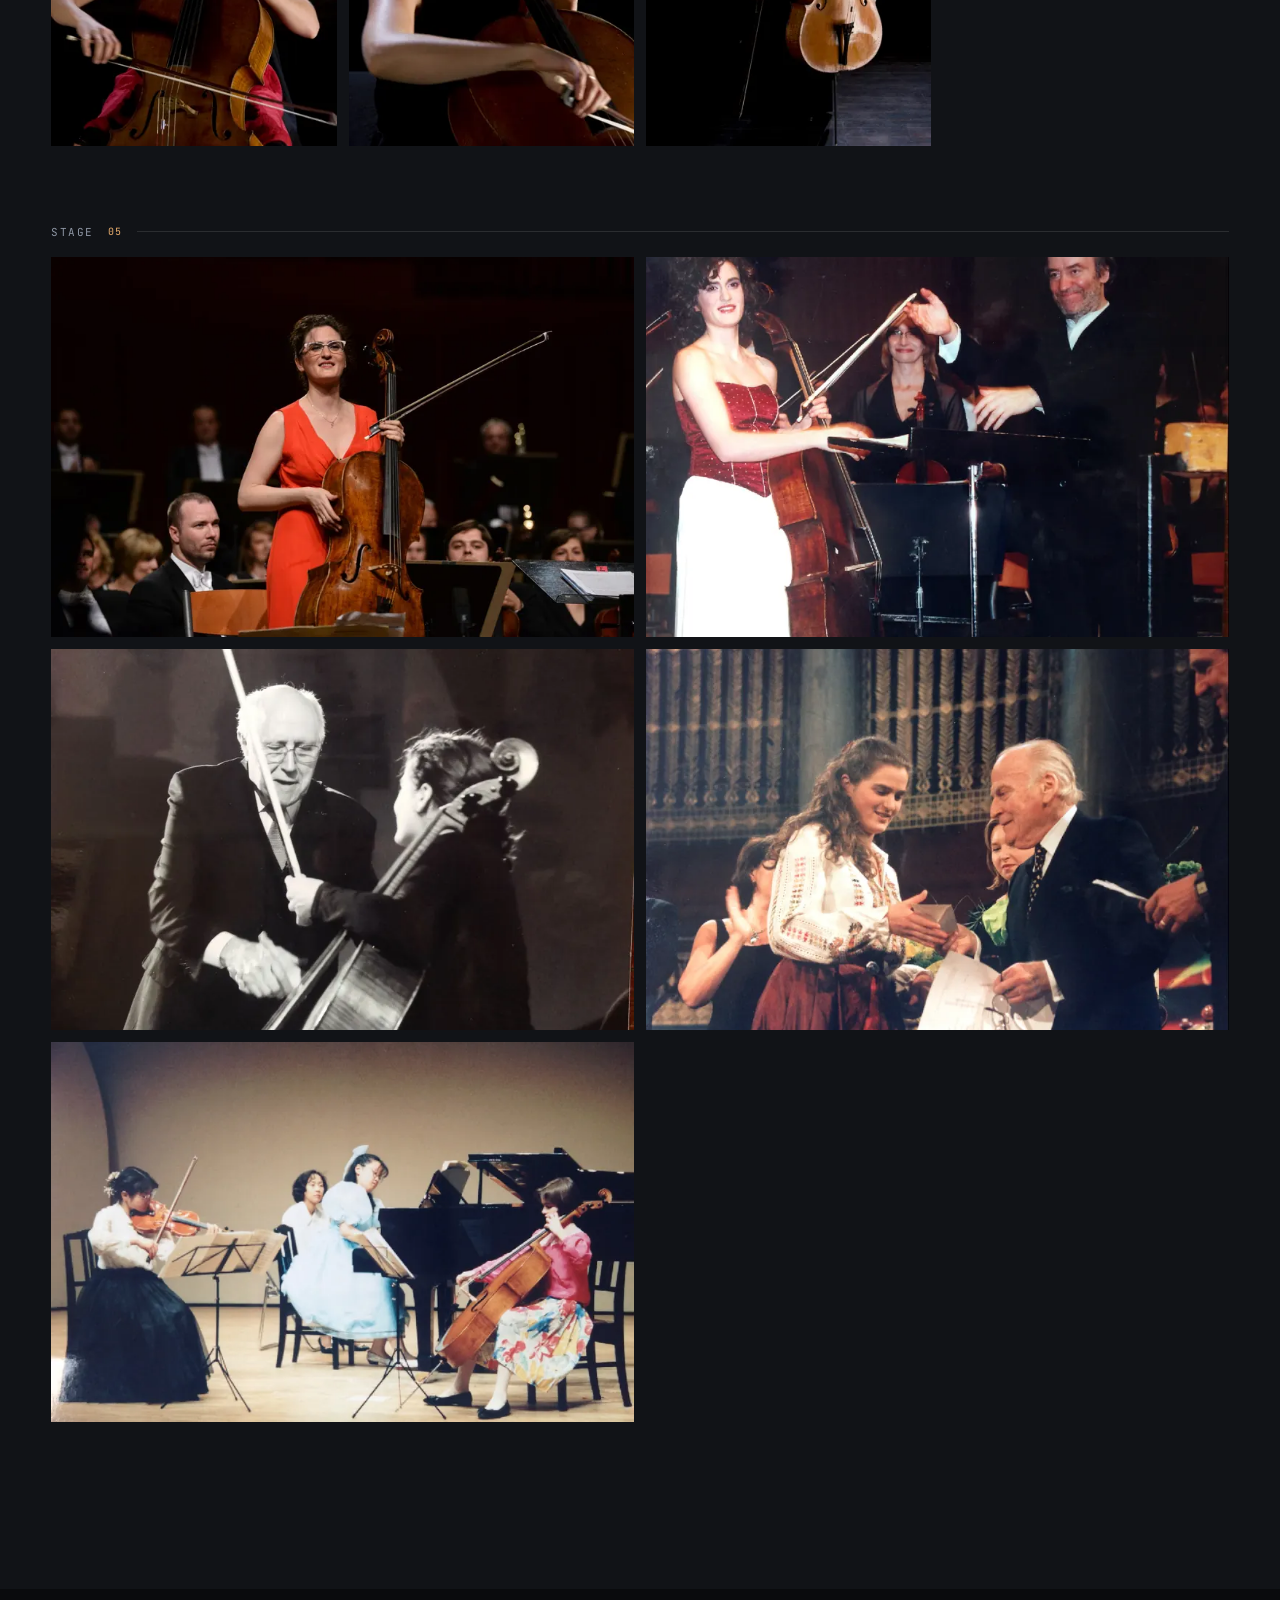
<file: verzija2/index.html>
<!DOCTYPE html>
<html lang="hr">
<head>
  <meta charset="UTF-8">
  <meta name="viewport" content="width=device-width, initial-scale=1, viewport-fit=cover">
  <title>Monika Leskovar — violončelistica</title>
  <meta name="description" content="Monika Leskovar, hrvatska violončelistica. Najmlađa pobjednica Međunarodnog natjecanja Čajkovski, prva violončelistica Münchenske filharmonije, docentica na Muzičkoj akademiji u Zagrebu. Biografija, snimke, galerija i koncerti.">
  <meta name="theme-color" content="#0a0b0d">
  <link rel="canonical" href="https://www.monikaleskovar.com/">
  <link rel="alternate" hreflang="hr" href="https://www.monikaleskovar.com/">
  <link rel="alternate" hreflang="en" href="https://www.monikaleskovar.com/en/">
  <link rel="alternate" hreflang="de" href="https://www.monikaleskovar.com/de/">
  <link rel="alternate" hreflang="x-default" href="https://www.monikaleskovar.com/en/">
  <link rel="icon" href="assets/favicon.svg" type="image/svg+xml">

  <meta property="og:type" content="website">
  <meta property="og:site_name" content="Monika Leskovar">
  <meta property="og:url" content="https://www.monikaleskovar.com/">
  <meta property="og:locale" content="hr_HR">
  <meta property="og:title" content="Monika Leskovar — violončelistica">
  <meta property="og:description" content="Monika Leskovar, hrvatska violončelistica. Najmlađa pobjednica Međunarodnog natjecanja Čajkovski, prva violončelistica Münchenske filharmonije, docentica na Muzičkoj akademiji u Zagrebu. Biografija, snimke, galerija i koncerti.">
  <meta property="og:image" content="https://www.monikaleskovar.com/assets/og.jpg">
  <meta property="og:image:width" content="1200">
  <meta property="og:image:height" content="630">
  <meta property="og:image:alt" content="Monika Leskovar svira violončelo na vulkanskom tlu, iza nje dimi vulkan">
  <meta name="twitter:card" content="summary_large_image">

  <link rel="preconnect" href="https://fonts.googleapis.com">
  <link rel="preconnect" href="https://fonts.gstatic.com" crossorigin>
  <link href="https://fonts.googleapis.com/css2?family=Bodoni+Moda:ital,opsz,wght@0,6..96,400..700;1,6..96,400..600&family=Instrument+Sans:wght@400;500;600&family=JetBrains+Mono:wght@400;500&display=swap" rel="stylesheet">
  <link rel="preload" as="image" href="assets/hero/hero.webp" media="(min-width: 1301px)">
  <link rel="preload" as="image" href="assets/hero/hero-md.webp" media="(min-width: 701px) and (max-width: 1300px)">
  <link rel="preload" as="image" href="assets/hero/hero-portrait.webp" media="(max-width: 700px)">
  <link rel="stylesheet" href="css/style.css">

  <script type="application/ld+json">{
  "@context": "https://schema.org",
  "@type": "Person",
  "name": "Monika Leskovar",
  "jobTitle": "Violončelistica",
  "description": "Monika Leskovar, hrvatska violončelistica. Najmlađa pobjednica Međunarodnog natjecanja Čajkovski, prva violončelistica Münchenske filharmonije, docentica na Muzičkoj akademiji u Zagrebu. Biografija, snimke, galerija i koncerti.",
  "nationality": {
    "@type": "Country",
    "name": "Croatia"
  },
  "birthDate": "1981-03-15",
  "birthPlace": {
    "@type": "Place",
    "name": "Kreuztal, Germany"
  },
  "url": "https://www.monikaleskovar.com/",
  "image": "https://www.monikaleskovar.com/assets/og.jpg",
  "email": "mailto:info@monikaleskovar.com",
  "alumniOf": {
    "@type": "CollegeOrUniversity",
    "name": "Hochschule für Musik Hanns Eisler Berlin"
  },
  "worksFor": {
    "@type": "CollegeOrUniversity",
    "name": "Academy of Music, University of Zagreb"
  },
  "award": [
    "International Tchaikovsky Competition for Young Musicians, 1st prize (1995)",
    "ARD International Music Competition (2001)"
  ],
  "sameAs": [
    "https://www.instagram.com/monikaleskovarcello",
    "https://www.facebook.com/monika.leskovar.5"
  ]
}</script>
  <script>
    (function () {
      var d = document.documentElement, home = true;
      d.classList.add("js");
      try {
        if (sessionStorage.getItem("intro") === "1" || matchMedia("(prefers-reduced-motion: reduce)").matches) d.classList.add("no-intro");
        // Returning visitor who chose a language earlier: send them there once per visit (only from the home URL).
        var saved = localStorage.getItem("lang");
        if (home && saved && saved !== "hr" && !sessionStorage.getItem("langRoute")) {
          sessionStorage.setItem("langRoute", "1");
          location.replace(saved + "/" + (location.protocol === "file:" ? "index.html" : "") + location.hash);
        }
        sessionStorage.setItem("langRoute", "1");
      } catch (e) {}
    })();
  </script>
</head>
<body>
  <a class="skip" href="#statement">Preskoči na sadržaj</a>

  <!-- ===== Intro: one bow stroke ===== -->
  <div class="intro" id="intro" aria-hidden="true">
    <div class="intro__inner">
      <span class="mono intro__label">Ugađanje</span>
      <span class="intro__hz mono">A = <b id="hz">415</b> Hz</span>
      <span class="intro__bow"><i></i></span>
    </div>
  </div>

  <!-- ===== Header ===== -->
  <header class="head" id="head">
    <a class="head__mark" href="#top" aria-label="Monika Leskovar">
      <span class="head__mono">ML</span>
      <span class="head__name">Monika Leskovar</span>
    </a>
    <nav class="head__nav" aria-label="Glavni izbornik">
      <a href="#bio"><i>II</i><span>Biografija</span></a>
      <a href="#audio"><i>III</i><span>Slušaj</span></a>
      <a href="#disco"><i>IV</i><span>Diskografija</span></a>
      <a href="#gallery"><i>V</i><span>Galerija</span></a>
      <a href="#concerts"><i>VI</i><span>Koncerti</span></a>
      <a href="#coda"><i>VII</i><span>Kontakt</span></a>
    </nav>
    <nav class="head__lang" aria-label="Jezik"><a href="" hreflang="hr" lang="hr" data-lang="hr" aria-current="page" class="on">HR</a><a href="en/" hreflang="en" lang="en" data-lang="en">EN</a><a href="de/" hreflang="de" lang="de" data-lang="de">DE</a></nav>
    <button class="head__menu" id="menuBtn" aria-expanded="false" aria-controls="programme">
      <span class="mono">Program</span><span class="head__lines"><b></b><b></b></span>
    </button>
  </header>

  <!-- ===== Programme (menu) ===== -->
  <div class="programme" id="programme" aria-hidden="true">
    <div class="programme__inner">
      <p class="mono programme__cap">Monika Leskovar — Violončelistica</p>
      <ol class="programme__list">
        <li><a href="#top"><i>I</i><span>Preludij</span></a></li>
        <li><a href="#bio"><i>II</i><span>Biografija</span></a></li>
        <li><a href="#audio"><i>III</i><span>Slušaj</span></a></li>
        <li><a href="#disco"><i>IV</i><span>Diskografija</span></a></li>
        <li><a href="#gallery"><i>V</i><span>Galerija</span></a></li>
        <li><a href="#concerts"><i>VI</i><span>Koncerti</span></a></li>
        <li><a href="#coda"><i>VII</i><span>Kontakt</span></a></li>
      </ol>
      <div class="programme__foot">
        <nav class="programme__lang" aria-label="Jezik"><a href="" hreflang="hr" lang="hr" data-lang="hr" aria-current="page" class="on">Hrvatski</a><a href="en/" hreflang="en" lang="en" data-lang="en">English</a><a href="de/" hreflang="de" lang="de" data-lang="de">Deutsch</a></nav>
        <button class="mono tune-link" data-tuner aria-label="Otvori štimer za violončelo">Ugađanje · A = <b data-tuner-a>442</b> Hz</button>
        <a class="mono" href="mailto:info@monikaleskovar.com">info@monikaleskovar.com</a>
      </div>
    </div>
  </div>

  <!-- Gentle offer of another language (shown by JS only on the Croatian page) -->
  <aside class="langnote" id="langnote" hidden>
    <a id="langnoteLink" href="#"></a>
    <button id="langnoteClose" aria-label="×">✕</button>
  </aside>

  <main>
    <!-- ===== I. Hero ===== -->
    <section class="hero" id="top">
      <div class="hero__media" id="heroMedia">
        <picture>
          <source media="(max-width: 700px)" srcset="assets/hero/hero-portrait.webp">
          <source media="(max-width: 1300px)" srcset="assets/hero/hero-md.webp">
          <img src="assets/hero/hero.webp" alt="Monika Leskovar svira violončelo na vulkanskom tlu, iza nje dimi vulkan" width="2400" height="1598" fetchpriority="high">
        </picture>
        <div class="hero__mist" aria-hidden="true"><span></span><span></span></div>
      </div>
      <div class="hero__shade" aria-hidden="true"></div>

      <div class="hero__meta mono">
        <span class="hero__index">I.</span>
        <span>Violončelistica</span>
      </div>

      <h1 class="hero__name">
        <span class="hero__word" data-split>Monika</span>
        <span class="hero__word hero__word--it" data-split>Leskovar</span>
        <span class="sr">— Violončelistica</span>
      </h1>

      <dl class="hero__facts mono">
        <div><dt>Instrument</dt><dd>Vincenzo Postiglione, Napulj 1884.</dd></div>
        <div class="hero__tune"><dt>Ugađanje</dt><dd><button class="tune-link" data-tuner aria-label="Otvori štimer za violončelo">A = <b data-tuner-a>442</b> Hz</button></dd></div>
      </dl>

      <a class="hero__scroll mono" href="#statement">
        <span>Prvi stavak</span>
        <i aria-hidden="true"></i>
      </a>
    </section>

    <!-- ===== Statement ===== -->
    <section class="statement" id="statement">
      <div class="staff" aria-hidden="true"><i></i><i></i><i></i><i></i><i></i></div>
      <p class="statement__text" id="statementText"><span class="w">S</span> <span class="w">trinaest</span> <span class="w">godina</span> <span class="w">postala</span> <span class="w">je</span> <span class="w">najmlađa</span> <span class="w">pobjednica</span> <span class="w">Međunarodnog</span> <span class="w">natjecanja</span> <span class="w em">Čajkovski.</span> <span class="w">Danas</span> <span class="w">je</span> <span class="w">solistica,</span> <span class="w">komorna</span> <span class="w">glazbenica</span> <span class="w">i</span> <span class="w">pedagoginja</span> <span class="w">kojoj</span> <span class="w">je</span> <span class="w">svaki</span> <span class="w">ton</span> <span class="w">pitanje</span> <span class="w em">savršenstva.</span></p>
    </section>

    <!-- ===== II. Biography ===== -->
    <section class="bio" id="bio">
      <div class="wrap">
        <header class="shead">
          <span class="shead__num">II</span>
          <span class="mono shead__label">Biografija</span>
          <h2 class="shead__title">Put <em>jednog tona</em></h2>
        </header>
      </div>

      <div class="timeline" id="timeline">
        <div class="timeline__sticky">
          <ol class="timeline__track" id="timelineTrack">
            <li class="tl">
              <span class="tl__year">1981</span><span class="tl__dot" aria-hidden="true"></span>
              <h3>Rođena</h3><p>Kreuztal, Njemačka</p>
            </li>
            <li class="tl">
              <span class="tl__year">1987</span><span class="tl__dot" aria-hidden="true"></span>
              <h3>Prvi sat violončela</h3><p>Glazbeno učilište Elly Bašić, Zagreb — prof. Dobrila Berković Magdalenić</p>
            </li>
            <li class="tl peak">
              <span class="tl__year">1995</span><span class="tl__dot" aria-hidden="true"></span>
              <h3>Međunarodno natjecanje Čajkovski</h3><p>Sendai, Japan — prva nagrada; s trinaest godina najmlađa pobjednica</p>
            </li>
            <li class="tl">
              <span class="tl__year">1998</span><span class="tl__dot" aria-hidden="true"></span>
              <h3>Eurovizijsko natjecanje mladih glazbenika</h3><p>Beč — prva hrvatska predstavnica u finalu</p>
            </li>
            <li class="tl">
              <span class="tl__year">1999</span><span class="tl__dot" aria-hidden="true"></span>
              <h3>Natjecanje Roberto Caruana</h3><p>Milano — pobjednica</p>
            </li>
            <li class="tl">
              <span class="tl__year">2001</span><span class="tl__dot" aria-hidden="true"></span>
              <h3>Natjecanje ARD</h3><p>München — nagrada i nagrada publike</p>
            </li>
            <li class="tl">
              <span class="tl__year">2003</span><span class="tl__dot" aria-hidden="true"></span>
              <h3>Adam International Cello Competition</h3><p>Novi Zeland — pobjednica</p>
            </li>
            <li class="tl">
              <span class="tl__year">2006</span><span class="tl__dot" aria-hidden="true"></span>
              <h3>Asistentica Davida Geringasa</h3><p>Hochschule für Musik Hanns Eisler, Berlin</p>
            </li>
            <li class="tl">
              <span class="tl__year">2010</span><span class="tl__dot" aria-hidden="true"></span>
              <h3>Prva violončelistica</h3><p>Münchner Philharmoniker, sezona 2010/2011</p>
            </li>
            <li class="tl">
              <span class="tl__year">2012</span><span class="tl__dot" aria-hidden="true"></span>
              <h3>Profesorica</h3><p>Conservatorio della Svizzera italiana, Lugano</p>
            </li>
            <li class="tl">
              <span class="tl__year">2017</span><span class="tl__dot" aria-hidden="true"></span>
              <h3>Docentica</h3><p>Muzička akademija Sveučilišta u Zagrebu</p>
            </li>
          </ol>
          <div class="timeline__bar"><span id="timelineProgress"></span></div>
          <p class="timeline__hint mono">Skrolaj kroz godine</p>
        </div>
      </div>

      <div class="wrap">
        <div class="bio__more">
          <button class="bio__toggle" id="bioToggle" aria-expanded="false" aria-controls="bioFull">
            <span class="bio__toggle-label">Pročitaj cijelu biografiju</span>
            <span class="bio__plus" aria-hidden="true"></span>
          </button>
          <!-- full text stays in the HTML (readable by search engines), folded until opened -->
          <div class="bio__full" id="bioFull">
            <div class="bio__cols">
              <p>Violončelistica Monika Leskovar (1981.) skrenula je na sebe pozornost javnosti 1995. godine kada je u trinaestoj godini postala najmlađom pobjednicom Međunarodnog natjecanja Čajkovski u Japanu.</p>
              <p>Najprije polaznica Glazbenog učilišta Elly Bašić u Zagrebu kod prof. Dobrile Berković Magdalenić, zatim učenica Valtera Dešpalja, diplomirala je i završila poslijediplomski studij na Glazbenoj akademiji Hanns Eisler u Berlinu u razredu prof. Davida Geringasa, gdje je 2006. preuzela mjesto njegova asistenta. Usavršavala se na majstorskim tečajevima Mstislava Rostropoviča i Bernarda Greenhousea. Pobjednica je mnogih međunarodnih natjecanja kao što su ARD u Münchenu (2001.), Mstislav Rostropovič u Parizu, Roberto Caruana u Milanu (1999.) te Adam na Novom Zelandu (2003.). Bila je prva hrvatska predstavnica Eurovizijskog natjecanja za mlade glazbenike koja je ušla u finale, nastupivši u Beču 1998.</p>
              <p>Koncertirala je u Japanu, Belgiji, Francuskoj, Njemačkoj, Danskoj, Mađarskoj, Velikoj Britaniji, Novom Zelandu te Australiji. Kao solistica nastupala je s orkestrima kao što su: Simfonijski orkestar Bavarskoga radija, Moskovska filharmonija, Sendajska filharmonija, Slovenska filharmonija, Sanktpeterburški simfonijski orkestar, Zagrebačka filharmonija, Essenska filharmonija, Praški komorni orkestar, Litavski komorni orkestar, Kremerata Baltica, Zagrebački solisti, te s dirigentima poput Valerija Gergijeva, Thomasa Hengelbrocka, Krzysztofa Pendereckog i mnogih drugih.</p>
              <p>Održala je brojne recitale, te redovito nastupa na festivalima komorne glazbe po cijelom svijetu, među kojima se ističu Manchester International Cello Festival, Kronberg Academy Festival, Rostropovich Festival, Festival Casals, Dubrovačke ljetne igre, Schleswig-Holstein Musik Festival, Mozartfest Würzburg i dr. Ostvarila je uspješnu suradnju s brojnim istaknutim glazbenicima kao što su Giovanni Sollima, Ivana Švarc Grenda, Boris Berezovsky, Sofia Gubaidulina, Jurij Bašmet, Julian Rachlin, Stefan Milenković, Mischa Maiski, Itamar Golan, Gidon Kremer, Mario Brunello, Patti Smith, Janine Jansen i dr.</p>
              <p>U sezoni 2010/2011. djelovala je kao prva violončelistica Münchenske filharmonije. Od 2012. godine profesorica je na Konzervatoriju Talijanske Švicarske u Luganu, a od 2017. docentica na Muzičkoj akademiji u Zagrebu. Svira na violončelu napuljskog majstora Vincenza Postiglionea iz godine 1884., koje je dobila na upotrebu od grada Zagreba i Zagrebačke filharmonije.</p>
            </div>
            <div class="bio__docs">
              <span class="mono">Preuzmi</span>
              <a class="pill" href="assets/docs/monika_leskovar_biografija.pdf" download>PDF</a>
              <a class="pill" href="assets/docs/monika_leskovar_biografija.docx" download>DOCX</a>
            </div>
          </div>
        </div>

        <div class="with">
          <h3 class="mono with__label">Na pozornici s</h3>
          <p class="with__names"><a href="https://gidonkremer.net/" target="_blank" rel="noopener">Gidon Kremer</a><b aria-hidden="true">◆</b><a href="https://en.wikipedia.org/wiki/Mischa_Maisky" target="_blank" rel="noopener">Mischa Maisky</a><b aria-hidden="true">◆</b><a href="https://en.wikipedia.org/wiki/Yuri_Bashmet" target="_blank" rel="noopener">Yuri Bashmet</a><b aria-hidden="true">◆</b><a href="https://www.boosey.com/composer/sofia+gubaidulina" target="_blank" rel="noopener">Sofia Gubaidulina</a><b aria-hidden="true">◆</b><a href="https://www.giovannisollima.com/" target="_blank" rel="noopener">Giovanni Sollima</a><b aria-hidden="true">◆</b><a href="https://en.wikipedia.org/wiki/Boris_Berezovsky_(pianist)" target="_blank" rel="noopener">Boris Berezovsky</a><b aria-hidden="true">◆</b><a href="https://julianrachlin.com/" target="_blank" rel="noopener">Julian Rachlin</a><b aria-hidden="true">◆</b><a href="https://www.janinejansen.com/" target="_blank" rel="noopener">Janine Jansen</a><b aria-hidden="true">◆</b><a href="https://en.wikipedia.org/wiki/Mario_Brunello" target="_blank" rel="noopener">Mario Brunello</a><b aria-hidden="true">◆</b><a href="https://www.pattismith.net/" target="_blank" rel="noopener">Patti Smith</a><b aria-hidden="true">◆</b><a href="https://en.wikipedia.org/wiki/Itamar_Golan" target="_blank" rel="noopener">Itamar Golan</a><b aria-hidden="true">◆</b><a href="https://www.stefanmilenkovich.com/" target="_blank" rel="noopener">Stefan Milenkovich</a><b aria-hidden="true">◆</b><a href="https://en.wikipedia.org/wiki/Valery_Gergiev" target="_blank" rel="noopener">Valery Gergiev</a><b aria-hidden="true">◆</b><a href="https://www.thomas-hengelbrock.com/" target="_blank" rel="noopener">Thomas Hengelbrock</a><b aria-hidden="true">◆</b><a href="https://pendereckisgarden.pl/en" target="_blank" rel="noopener">Krzysztof Penderecki</a></p>
        </div>
      </div>
    </section>

    <!-- ===== III. Audio ===== -->
    <section class="audio" id="audio">
      <div class="wrap">
        <header class="shead">
          <span class="shead__num">III</span>
          <span class="mono shead__label">Slušaj</span>
          <h2 class="shead__title">Snimke</h2>
        </header>

        <div class="audio__grid">
          <div class="disc" id="disc">
            <canvas id="discCanvas" aria-hidden="true"></canvas>
            <button class="disc__center" id="discBtn" data-cursor="play">
              <span class="mono disc__state" id="discState">Odaberi snimku</span>
              <span class="disc__composer" id="discComposer">Dmitri Shostakovich</span>
              <span class="disc__icon" aria-hidden="true">
                <svg class="i-play" viewBox="0 0 24 24"><path d="M8 5v14l11-7z"/></svg>
                <svg class="i-pause" viewBox="0 0 24 24"><path d="M7 5h3.5v14H7zM13.5 5H17v14h-3.5z"/></svg>
              </span>
              <span class="mono disc__time" id="discTime">00:00 / 06:11</span>
            </button>
          </div>

          <ol class="tracklist" id="tracklist">
            <li data-i="0"><button data-cursor="play">
              <span class="n">I.</span>
              <span class="c">Dmitri Shostakovich</span>
              <span class="d">06:11</span>
              <span class="wk">Cello Concerto No. 1 — Allegretto</span>
            </button></li>
            <li data-i="1"><button data-cursor="play">
              <span class="n">II.</span>
              <span class="c">Frédéric Chopin</span>
              <span class="d">03:30</span>
              <span class="wk">Cello Sonata, Op. 65 — Largo</span>
            </button></li>
            <li data-i="2"><button data-cursor="play">
              <span class="n">III.</span>
              <span class="c">Ludwig van Beethoven</span>
              <span class="d">09:37</span>
              <span class="wk">7 Variations, WoO 46 — ‘Bei Männern, welche Liebe fühlen’</span>
            </button></li>
            <li data-i="3"><button data-cursor="play">
              <span class="n">IV.</span>
              <span class="c">Manuel de Falla</span>
              <span class="d">02:30</span>
              <span class="wk">Nana — Siete canciones populares españolas</span>
            </button></li>
            <li data-i="4"><button data-cursor="play">
              <span class="n">V.</span>
              <span class="c">Carl Stamitz</span>
              <span class="d">06:36</span>
              <span class="wk">Cello Concerto No. 1 — G major</span>
            </button></li>
          </ol>
        </div>
      </div>
    </section>

    <!-- ===== IV. Discography ===== -->
    <section class="disco" id="disco">
      <div class="wrap">
        <header class="shead">
          <span class="shead__num">IV</span>
          <span class="mono shead__label">Diskografija</span>
          <h2 class="shead__title">Albumi</h2>
        </header>
        <div class="albums">
          <article class="album on" id="album-1">
            <img class="album__cover" src="assets/discography/pejacevic.webp" width="600" height="600" alt="Dora" loading="lazy" decoding="async">
            <div class="album__body">
              <p class="mono album__meta">2025 · Croatia Records</p>
              <h3 class="album__title">Dora</h3>
              <dl class="album__dl">
                <div><dt class="mono">Skladbe</dt><dd>Dora Pejačević</dd></div>
                <div><dt class="mono">Monika svira</dt><dd>Trio za violinu, violončelo i klavir u C-duru, op. 29</dd></div>
                <div><dt class="mono">Suradnici</dt><dd>Martina Filjak · Andrej Bielow · Martina Mikelić · Zrinka Cvitešić</dd></div>
              </dl>
              <div class="album__actions">
                <a class="album__play" href="https://open.spotify.com/album/3dqOinkjovxfoyqSVAF2PD" target="_blank" rel="noopener" data-spotify="3dqOinkjovxfoyqSVAF2PD" data-cursor="play">
                  <span class="album__icon" aria-hidden="true"><svg viewBox="0 0 24 24"><path d="M8 5v14l11-7z"/></svg></span>
                  <span>Poslušaj album</span>
                </a>
                <a class="pill" href="https://webshop.crorec.hr/proizvod/razni-izvodaci-dora-pejacevic/" target="_blank" rel="noopener">Kupi CD ↗</a>
                <a class="pill" href="https://open.spotify.com/album/3dqOinkjovxfoyqSVAF2PD" target="_blank" rel="noopener">Spotify ↗</a>
              </div>
              <p class="album__note">Player se učitava sa Spotifyja tek kad ga pokreneš.</p>
            </div>
          </article>
          <article class="album" id="album-2">
            <img class="album__cover" src="assets/discography/ravel-trio.webp" width="600" height="600" alt="Ravel — Piano Trio" loading="lazy" decoding="async">
            <div class="album__body">
              <p class="mono album__meta">2021 · The Spot Records</p>
              <h3 class="album__title">Ravel — Piano Trio</h3>
              <dl class="album__dl">
                <div><dt class="mono">Skladbe</dt><dd>Maurice Ravel</dd></div>
                <div><dt class="mono">Monika svira</dt><dd>Klavirski trio u a-molu, M. 67</dd></div>
                <div><dt class="mono">Suradnici</dt><dd>Susanna Yoko Henkel · Milana Chernyavska</dd></div>
              </dl>
              <div class="album__actions">
                <a class="album__play" href="https://open.spotify.com/album/5iYBFrZmCuUAEwp6Oigos9" target="_blank" rel="noopener" data-spotify="5iYBFrZmCuUAEwp6Oigos9" data-cursor="play">
                  <span class="album__icon" aria-hidden="true"><svg viewBox="0 0 24 24"><path d="M8 5v14l11-7z"/></svg></span>
                  <span>Poslušaj album</span>
                </a>
                <a class="pill" href="https://open.spotify.com/album/5iYBFrZmCuUAEwp6Oigos9" target="_blank" rel="noopener">Spotify ↗</a>
              </div>
              <p class="album__note">Player se učitava sa Spotifyja tek kad ga pokreneš.</p>
            </div>
          </article>
          <article class="album" id="album-3">
            <img class="album__cover" src="assets/discography/ravel-sonata.webp" width="600" height="600" alt="Ravel — Sonata for Violin and Cello" loading="lazy" decoding="async">
            <div class="album__body">
              <p class="mono album__meta">2021 · The Spot Records</p>
              <h3 class="album__title">Ravel — Sonata for Violin and Cello</h3>
              <dl class="album__dl">
                <div><dt class="mono">Skladbe</dt><dd>Maurice Ravel</dd></div>
                <div><dt class="mono">Monika svira</dt><dd>Sonata za violinu i violončelo, M. 73</dd></div>
                <div><dt class="mono">Suradnici</dt><dd>Susanna Yoko Henkel</dd></div>
              </dl>
              <div class="album__actions">
                <a class="album__play" href="https://open.spotify.com/album/2DbTx38OR3cEwRgZWQQecr" target="_blank" rel="noopener" data-spotify="2DbTx38OR3cEwRgZWQQecr" data-cursor="play">
                  <span class="album__icon" aria-hidden="true"><svg viewBox="0 0 24 24"><path d="M8 5v14l11-7z"/></svg></span>
                  <span>Poslušaj album</span>
                </a>
                <a class="pill" href="https://open.spotify.com/album/2DbTx38OR3cEwRgZWQQecr" target="_blank" rel="noopener">Spotify ↗</a>
              </div>
              <p class="album__note">Player se učitava sa Spotifyja tek kad ga pokreneš.</p>
            </div>
          </article>
          <article class="album" id="album-4">
            <img class="album__cover" src="assets/discography/perle.webp" width="600" height="600" alt="Perle" loading="lazy" decoding="async">
            <div class="album__body">
              <p class="mono album__meta">2018 · Aquarius Records</p>
              <h3 class="album__title">Perle</h3>
              <dl class="album__dl">
                <div><dt class="mono">Monika svira</dt><dd>„Žeđam“ (gostovanje)</dd></div>
                <div><dt class="mono">Suradnici</dt><dd>Hojsak &amp; Novosel</dd></div>
              </dl>
              <div class="album__actions">
                <a class="album__play" href="https://open.spotify.com/album/6q6UfHNPDFsvCTCD4bQ3zW" target="_blank" rel="noopener" data-spotify="6q6UfHNPDFsvCTCD4bQ3zW" data-cursor="play">
                  <span class="album__icon" aria-hidden="true"><svg viewBox="0 0 24 24"><path d="M8 5v14l11-7z"/></svg></span>
                  <span>Poslušaj album</span>
                </a>
                <a class="pill" href="https://open.spotify.com/album/6q6UfHNPDFsvCTCD4bQ3zW" target="_blank" rel="noopener">Spotify ↗</a>
              </div>
              <p class="album__note">Player se učitava sa Spotifyja tek kad ga pokreneš.</p>
            </div>
          </article>
          <article class="album" id="album-5">
            <img class="album__cover" src="assets/discography/costanzi-sinfonie.webp" width="600" height="600" alt="Costanzi: Sinfonie per violoncello" loading="lazy" decoding="async">
            <div class="album__body">
              <p class="mono album__meta">2017 · Glossa</p>
              <h3 class="album__title">Costanzi: Sinfonie per violoncello</h3>
              <dl class="album__dl">
                <div><dt class="mono">Monika svira</dt><dd>Costanzi: Sonata da camera za dva violončela u F-duru · Sollima: The Hunting Sonata</dd></div>
                <div><dt class="mono">Suradnici</dt><dd>Giovanni Sollima · Arianna Art Ensemble</dd></div>
              </dl>
              <div class="album__actions">
                <a class="album__play" href="https://open.spotify.com/album/6hbLYqj6rQNQ8qcSXMlGZe" target="_blank" rel="noopener" data-spotify="6hbLYqj6rQNQ8qcSXMlGZe" data-cursor="play">
                  <span class="album__icon" aria-hidden="true"><svg viewBox="0 0 24 24"><path d="M8 5v14l11-7z"/></svg></span>
                  <span>Poslušaj album</span>
                </a>
                <a class="pill" href="https://open.spotify.com/album/6hbLYqj6rQNQ8qcSXMlGZe" target="_blank" rel="noopener">Spotify ↗</a>
              </div>
              <p class="album__note">Player se učitava sa Spotifyja tek kad ga pokreneš.</p>
            </div>
          </article>
          <article class="album" id="album-6">
            <img class="album__cover" src="assets/discography/costanzi-sonate.webp" width="600" height="600" alt="Costanzi: Cello Sonatas — Sollima: Il mandataro" loading="lazy" decoding="async">
            <div class="album__body">
              <p class="mono album__meta">2016 · Glossa</p>
              <h3 class="album__title">Costanzi: Cello Sonatas — Sollima: Il mandataro</h3>
              <dl class="album__dl">
                <div><dt class="mono">Skladbe</dt><dd>Giovanni Battista Costanzi</dd></div>
                <div><dt class="mono">Monika svira</dt><dd>Sonate za dva violončela u F-duru i C-duru</dd></div>
                <div><dt class="mono">Suradnici</dt><dd>Giovanni Sollima · Arianna Art Ensemble</dd></div>
              </dl>
              <div class="album__actions">
                <a class="album__play" href="https://open.spotify.com/album/0H2T0YZqNeGvhBEGfMk569" target="_blank" rel="noopener" data-spotify="0H2T0YZqNeGvhBEGfMk569" data-cursor="play">
                  <span class="album__icon" aria-hidden="true"><svg viewBox="0 0 24 24"><path d="M8 5v14l11-7z"/></svg></span>
                  <span>Poslušaj album</span>
                </a>
                <a class="pill" href="https://open.spotify.com/album/0H2T0YZqNeGvhBEGfMk569" target="_blank" rel="noopener">Spotify ↗</a>
              </div>
              <p class="album__note">Player se učitava sa Spotifyja tek kad ga pokreneš.</p>
            </div>
          </article>
          <article class="album" id="album-7">
            <img class="album__cover" src="assets/discography/mladi-solisti.webp" width="600" height="600" alt="Koncert mladih solista" loading="lazy" decoding="async">
            <div class="album__body">
              <p class="mono album__meta">2015 · Croatia Records</p>
              <h3 class="album__title">Koncert mladih solista</h3>
              <dl class="album__dl">
                <div><dt class="mono">Skladbe</dt><dd>Luigi Boccherini</dd></div>
                <div><dt class="mono">Monika svira</dt><dd>Koncert za violončelo i orkestar u B-duru: Adagio</dd></div>
                <div><dt class="mono">Suradnici</dt><dd>Orkestar Gaudeamus · Zlatan Srzić</dd></div>
              </dl>
              <div class="album__actions">
                <a class="album__play" href="https://open.spotify.com/album/0a83cnkjy2cCaKaIiY9aEc" target="_blank" rel="noopener" data-spotify="0a83cnkjy2cCaKaIiY9aEc" data-cursor="play">
                  <span class="album__icon" aria-hidden="true"><svg viewBox="0 0 24 24"><path d="M8 5v14l11-7z"/></svg></span>
                  <span>Poslušaj album</span>
                </a>
                <a class="pill" href="https://open.spotify.com/album/0a83cnkjy2cCaKaIiY9aEc" target="_blank" rel="noopener">Spotify ↗</a>
              </div>
              <p class="album__note">Player se učitava sa Spotifyja tek kad ga pokreneš.</p>
            </div>
          </article>
          <article class="album" id="album-8">
            <img class="album__cover" src="assets/discography/leskovar-svarc.webp" width="600" height="600" alt="Monika Leskovar i Ivana Švarc" loading="lazy" decoding="async">
            <div class="album__body">
              <p class="mono album__meta">2012 · Croatia Records</p>
              <h3 class="album__title">Monika Leskovar i Ivana Švarc</h3>
              <dl class="album__dl">
                <div><dt class="mono">Monika svira</dt><dd>Francœur: Sonata u E-duru · Paganini: Moses-fantazija · Hatz: Elegija i humoreska · Papandopulo: Rapsodia concertante · Brahms: Sonata u e-molu, op. 38</dd></div>
                <div><dt class="mono">Suradnici</dt><dd>Ivana Švarc-Grenda</dd></div>
              </dl>
              <div class="album__actions">
                <a class="album__play" href="https://open.spotify.com/album/5k0bvVtu6Z3zsrkOhUSULA" target="_blank" rel="noopener" data-spotify="5k0bvVtu6Z3zsrkOhUSULA" data-cursor="play">
                  <span class="album__icon" aria-hidden="true"><svg viewBox="0 0 24 24"><path d="M8 5v14l11-7z"/></svg></span>
                  <span>Poslušaj album</span>
                </a>
                <a class="pill" href="https://open.spotify.com/album/5k0bvVtu6Z3zsrkOhUSULA" target="_blank" rel="noopener">Spotify ↗</a>
              </div>
              <p class="album__note">Player se učitava sa Spotifyja tek kad ga pokreneš.</p>
            </div>
          </article>
          <article class="album" id="album-9">
            <img class="album__cover" src="assets/discography/bottesini.webp" width="600" height="600" alt="Bottesini: Capriccio di Bravura" loading="lazy" decoding="async">
            <div class="album__body">
              <p class="mono album__meta">2012 · Channel Classics</p>
              <h3 class="album__title">Bottesini: Capriccio di Bravura</h3>
              <dl class="album__dl">
                <div><dt class="mono">Skladbe</dt><dd>Giovanni Bottesini</dd></div>
                <div><dt class="mono">Monika svira</dt><dd>Duo concertant na teme iz Bellinijevih „Puritanaca“</dd></div>
                <div><dt class="mono">Suradnici</dt><dd>Rick Stotijn · Amsterdam Sinfonietta · Candida Thompson</dd></div>
              </dl>
              <div class="album__actions">
                <a class="album__play" href="https://open.spotify.com/album/4WdcwcQTWCQDb6jzcn7442" target="_blank" rel="noopener" data-spotify="4WdcwcQTWCQDb6jzcn7442" data-cursor="play">
                  <span class="album__icon" aria-hidden="true"><svg viewBox="0 0 24 24"><path d="M8 5v14l11-7z"/></svg></span>
                  <span>Poslušaj album</span>
                </a>
                <a class="pill" href="https://open.spotify.com/album/4WdcwcQTWCQDb6jzcn7442" target="_blank" rel="noopener">Spotify ↗</a>
              </div>
              <p class="album__note">Player se učitava sa Spotifyja tek kad ga pokreneš.</p>
            </div>
          </article>
          <article class="album" id="album-10">
            <img class="album__cover" src="assets/discography/cello-music.webp" width="600" height="600" alt="Celebrating Slava!" loading="lazy" decoding="async">
            <div class="album__body">
              <p class="mono album__meta">2008 · Profil · Kronberg Academy</p>
              <h3 class="album__title">Celebrating Slava!</h3>
              <dl class="album__dl">
                <div><dt class="mono">Monika svira</dt><dd>Kalsons: „Aluzija“ — u spomen Mstislavu Rostropoviču</dd></div>
                <div><dt class="mono">Suradnici</dt><dd>David Geringas · Giovanni Sollima · Cellissimo</dd></div>
              </dl>
              <div class="album__actions">
                <a class="album__play" href="https://open.spotify.com/album/0A0yD8bjc7Kk07nw4kk164" target="_blank" rel="noopener" data-spotify="0A0yD8bjc7Kk07nw4kk164" data-cursor="play">
                  <span class="album__icon" aria-hidden="true"><svg viewBox="0 0 24 24"><path d="M8 5v14l11-7z"/></svg></span>
                  <span>Poslušaj album</span>
                </a>
                <a class="pill" href="https://open.spotify.com/album/0A0yD8bjc7Kk07nw4kk164" target="_blank" rel="noopener">Spotify ↗</a>
              </div>
              <p class="album__note">Player se učitava sa Spotifyja tek kad ga pokreneš.</p>
            </div>
          </article>
          <article class="album" id="album-11">
            <img class="album__cover" src="assets/discography/we-were-trees.webp" width="600" height="600" alt="We Were Trees" loading="lazy" decoding="async">
            <div class="album__body">
              <p class="mono album__meta">2008 · Dedalo</p>
              <h3 class="album__title">We Were Trees</h3>
              <dl class="album__dl">
                <div><dt class="mono">Skladbe</dt><dd>Giovanni Sollima</dd></div>
                <div><dt class="mono">Monika svira</dt><dd>Tree Raga Song</dd></div>
                <div><dt class="mono">Suradnici</dt><dd>Giovanni Sollima · Julian Kuerti</dd></div>
              </dl>
              <div class="album__actions">
                <a class="album__play" href="https://open.spotify.com/album/2bLm3zpPcAuuS7BnipOdf0" target="_blank" rel="noopener" data-spotify="2bLm3zpPcAuuS7BnipOdf0" data-cursor="play">
                  <span class="album__icon" aria-hidden="true"><svg viewBox="0 0 24 24"><path d="M8 5v14l11-7z"/></svg></span>
                  <span>Poslušaj album</span>
                </a>
                <a class="pill" href="https://open.spotify.com/album/2bLm3zpPcAuuS7BnipOdf0" target="_blank" rel="noopener">Spotify ↗</a>
              </div>
              <p class="album__note">Player se učitava sa Spotifyja tek kad ga pokreneš.</p>
            </div>
          </article>
          <article class="album" id="album-12">
            <img class="album__cover" src="assets/discography/stamitz.webp" width="600" height="600" alt="Mon cher cousin" loading="lazy" decoding="async">
            <div class="album__body">
              <p class="mono album__meta">2007 · Oehms Classics</p>
              <h3 class="album__title">Mon cher cousin</h3>
              <dl class="album__dl">
                <div><dt class="mono">Monika svira</dt><dd>Stamitz: Koncert za violončelo br. 1 u G-duru · Danzi: Varijacije na temu iz Mozartova „Don Giovannija“</dd></div>
                <div><dt class="mono">Suradnici</dt><dd>Münchner Rundfunkorchester · Ulf Schirmer</dd></div>
              </dl>
              <div class="album__actions">
                <a class="album__play" href="https://open.spotify.com/album/47xDboXbXHivGs4i0nzT6n" target="_blank" rel="noopener" data-spotify="47xDboXbXHivGs4i0nzT6n" data-cursor="play">
                  <span class="album__icon" aria-hidden="true"><svg viewBox="0 0 24 24"><path d="M8 5v14l11-7z"/></svg></span>
                  <span>Poslušaj album</span>
                </a>
                <a class="pill" href="https://open.spotify.com/album/47xDboXbXHivGs4i0nzT6n" target="_blank" rel="noopener">Spotify ↗</a>
              </div>
              <p class="album__note">Player se učitava sa Spotifyja tek kad ga pokreneš.</p>
            </div>
          </article>
          <article class="album" id="album-13">
            <img class="album__cover" src="assets/discography/alone.webp" width="600" height="600" alt="Alone" loading="lazy" decoding="async">
            <div class="album__body">
              <p class="mono album__meta">2000 · Tutico</p>
              <h3 class="album__title">Alone</h3>
              <dl class="album__dl">
                <div><dt class="mono">Monika svira</dt><dd>Stravinski: Talijanska suita · Prokofjev: Sonata u C-duru, op. 119 · Sollima: Alone · Martinů: Varijacije na Rossinijevu temu · Piazzolla: Le Grand Tango</dd></div>
                <div><dt class="mono">Suradnici</dt><dd>Ivana Švarc-Grenda</dd></div>
              </dl>
              <div class="album__actions">
                <a class="album__play" href="https://open.spotify.com/album/4l6dtDLgmiiEDylyuFj3NB" target="_blank" rel="noopener" data-spotify="4l6dtDLgmiiEDylyuFj3NB" data-cursor="play">
                  <span class="album__icon" aria-hidden="true"><svg viewBox="0 0 24 24"><path d="M8 5v14l11-7z"/></svg></span>
                  <span>Poslušaj album</span>
                </a>
                <a class="pill" href="https://open.spotify.com/album/4l6dtDLgmiiEDylyuFj3NB" target="_blank" rel="noopener">Spotify ↗</a>
              </div>
              <p class="album__note">Player se učitava sa Spotifyja tek kad ga pokreneš.</p>
            </div>
          </article>
          <ol class="shelf" aria-label="Svi albumi">
            <li><a href="#album-1" data-album="1" aria-current="true">
              <img src="assets/discography/pejacevic.webp" width="600" height="600" alt="" loading="lazy" decoding="async">
              <span class="mono">2025</span>
              <span class="shelf__t">Dora</span>
            </a></li>
            <li><a href="#album-2" data-album="2">
              <img src="assets/discography/ravel-trio.webp" width="600" height="600" alt="" loading="lazy" decoding="async">
              <span class="mono">2021</span>
              <span class="shelf__t">Ravel — Piano Trio</span>
            </a></li>
            <li><a href="#album-3" data-album="3">
              <img src="assets/discography/ravel-sonata.webp" width="600" height="600" alt="" loading="lazy" decoding="async">
              <span class="mono">2021</span>
              <span class="shelf__t">Ravel — Sonata for Violin and Cello</span>
            </a></li>
            <li><a href="#album-4" data-album="4">
              <img src="assets/discography/perle.webp" width="600" height="600" alt="" loading="lazy" decoding="async">
              <span class="mono">2018</span>
              <span class="shelf__t">Perle</span>
            </a></li>
            <li><a href="#album-5" data-album="5">
              <img src="assets/discography/costanzi-sinfonie.webp" width="600" height="600" alt="" loading="lazy" decoding="async">
              <span class="mono">2017</span>
              <span class="shelf__t">Costanzi: Sinfonie per violoncello</span>
            </a></li>
            <li><a href="#album-6" data-album="6">
              <img src="assets/discography/costanzi-sonate.webp" width="600" height="600" alt="" loading="lazy" decoding="async">
              <span class="mono">2016</span>
              <span class="shelf__t">Costanzi: Cello Sonatas — Sollima: Il mandataro</span>
            </a></li>
            <li><a href="#album-7" data-album="7">
              <img src="assets/discography/mladi-solisti.webp" width="600" height="600" alt="" loading="lazy" decoding="async">
              <span class="mono">2015</span>
              <span class="shelf__t">Koncert mladih solista</span>
            </a></li>
            <li><a href="#album-8" data-album="8">
              <img src="assets/discography/leskovar-svarc.webp" width="600" height="600" alt="" loading="lazy" decoding="async">
              <span class="mono">2012</span>
              <span class="shelf__t">Monika Leskovar i Ivana Švarc</span>
            </a></li>
            <li><a href="#album-9" data-album="9">
              <img src="assets/discography/bottesini.webp" width="600" height="600" alt="" loading="lazy" decoding="async">
              <span class="mono">2012</span>
              <span class="shelf__t">Bottesini: Capriccio di Bravura</span>
            </a></li>
            <li><a href="#album-10" data-album="10">
              <img src="assets/discography/cello-music.webp" width="600" height="600" alt="" loading="lazy" decoding="async">
              <span class="mono">2008</span>
              <span class="shelf__t">Celebrating Slava!</span>
            </a></li>
            <li><a href="#album-11" data-album="11">
              <img src="assets/discography/we-were-trees.webp" width="600" height="600" alt="" loading="lazy" decoding="async">
              <span class="mono">2008</span>
              <span class="shelf__t">We Were Trees</span>
            </a></li>
            <li><a href="#album-12" data-album="12">
              <img src="assets/discography/stamitz.webp" width="600" height="600" alt="" loading="lazy" decoding="async">
              <span class="mono">2007</span>
              <span class="shelf__t">Mon cher cousin</span>
            </a></li>
            <li><a href="#album-13" data-album="13">
              <img src="assets/discography/alone.webp" width="600" height="600" alt="" loading="lazy" decoding="async">
              <span class="mono">2000</span>
              <span class="shelf__t">Alone</span>
            </a></li>
          </ol>
        </div>
      </div>
    </section>

    <!-- ===== V. Gallery ===== -->
    <section class="gallery" id="gallery">
      <div class="wrap">
        <header class="shead shead--row">
          <div>
            <span class="shead__num">V</span>
            <span class="mono shead__label">Galerija</span>
            <h2 class="shead__title">Svjetlo <em>i sjena</em></h2>
          </div>
          <p class="gallery__press">Fotografije u punoj rezoluciji za medije: otvori fotografiju i preuzmi original.</p>
        </header>

        <div class="filters" role="tablist" id="filters">
          <button role="tab" data-series="all" aria-selected="true"><span>Sve</span><sup>37</sup></button>
          <button role="tab" data-series="portraits" aria-selected="false"><span>Portreti</span><sup>19</sup></button>
          <button role="tab" data-series="elements" aria-selected="false"><span>Elementi</span><sup>7</sup></button>
          <button role="tab" data-series="chiaroscuro" aria-selected="false"><span>Chiaroscuro</span><sup>6</sup></button>
          <button role="tab" data-series="stage" aria-selected="false"><span>Pozornica</span><sup>5</sup></button>
        </div>
        <div class="sets" id="grid">
          <div class="set" data-series="portraits">
            <h3 class="set__h mono"><span>Portreti</span><sup>19</sup></h3>
            <div class="grid">
              <a class="tile" href="assets/photos/lg/Monika-Leskovar-7164.webp" data-name="Monika-Leskovar-7164" data-w="4459" data-h="6000" data-ext="jpg" data-cursor="view">
                <img src="assets/photos/sm/Monika-Leskovar-7164.webp" width="595" height="800" alt="Monika Leskovar, violončelistica — Portreti 01" loading="lazy" decoding="async">
                <span class="tile__n mono" aria-hidden="true">V.01</span>
              </a>
              <a class="tile" href="assets/photos/lg/Monika-Leskovar-6848.webp" data-name="Monika-Leskovar-6848" data-w="4453" data-h="6000" data-ext="jpg" data-cursor="view">
                <img src="assets/photos/sm/Monika-Leskovar-6848.webp" width="594" height="800" alt="Monika Leskovar, violončelistica — Portreti 02" loading="lazy" decoding="async">
                <span class="tile__n mono" aria-hidden="true">V.02</span>
              </a>
              <a class="tile" href="assets/photos/lg/Monika-Leskovar-7091.webp" data-name="Monika-Leskovar-7091" data-w="4533" data-h="6000" data-ext="jpg" data-cursor="view">
                <img src="assets/photos/sm/Monika-Leskovar-7091.webp" width="604" height="800" alt="Monika Leskovar, violončelistica — Portreti 03" loading="lazy" decoding="async">
                <span class="tile__n mono" aria-hidden="true">V.03</span>
              </a>
              <a class="tile" href="assets/photos/lg/Monika-Leskovar-6791.webp" data-name="Monika-Leskovar-6791" data-w="4316" data-h="6000" data-ext="jpg" data-cursor="view">
                <img src="assets/photos/sm/Monika-Leskovar-6791.webp" width="575" height="800" alt="Monika Leskovar, violončelistica — Portreti 04" loading="lazy" decoding="async">
                <span class="tile__n mono" aria-hidden="true">V.04</span>
              </a>
              <a class="tile" href="assets/photos/lg/Monika-Leskovar-7018.webp" data-name="Monika-Leskovar-7018" data-w="4815" data-h="6000" data-ext="jpg" data-cursor="view">
                <img src="assets/photos/sm/Monika-Leskovar-7018.webp" width="642" height="800" alt="Monika Leskovar, violončelistica — Portreti 05" loading="lazy" decoding="async">
                <span class="tile__n mono" aria-hidden="true">V.05</span>
              </a>
              <a class="tile" href="assets/photos/lg/Monika-Leskovar-6830.webp" data-name="Monika-Leskovar-6830" data-w="4498" data-h="6000" data-ext="jpg" data-cursor="view">
                <img src="assets/photos/sm/Monika-Leskovar-6830.webp" width="600" height="800" alt="Monika Leskovar, violončelistica — Portreti 06" loading="lazy" decoding="async">
                <span class="tile__n mono" aria-hidden="true">V.06</span>
              </a>
              <a class="tile" href="assets/photos/lg/Monika-Leskovar-7144.webp" data-name="Monika-Leskovar-7144" data-w="4482" data-h="6000" data-ext="jpg" data-cursor="view">
                <img src="assets/photos/sm/Monika-Leskovar-7144.webp" width="598" height="800" alt="Monika Leskovar, violončelistica — Portreti 07" loading="lazy" decoding="async">
                <span class="tile__n mono" aria-hidden="true">V.07</span>
              </a>
              <a class="tile" href="assets/photos/lg/Monika-Leskovar-6825.webp" data-name="Monika-Leskovar-6825" data-w="4298" data-h="6000" data-ext="jpg" data-cursor="view">
                <img src="assets/photos/sm/Monika-Leskovar-6825.webp" width="573" height="800" alt="Monika Leskovar, violončelistica — Portreti 08" loading="lazy" decoding="async">
                <span class="tile__n mono" aria-hidden="true">V.08</span>
              </a>
              <a class="tile" href="assets/photos/lg/Monika-Leskovar-7206.webp" data-name="Monika-Leskovar-7206" data-w="4460" data-h="6000" data-ext="jpg" data-cursor="view">
                <img src="assets/photos/sm/Monika-Leskovar-7206.webp" width="595" height="800" alt="Monika Leskovar, violončelistica — Portreti 09" loading="lazy" decoding="async">
                <span class="tile__n mono" aria-hidden="true">V.09</span>
              </a>
              <a class="tile" href="assets/photos/lg/Monika-Leskovar-6802.webp" data-name="Monika-Leskovar-6802" data-w="4201" data-h="6000" data-ext="jpg" data-cursor="view">
                <img src="assets/photos/sm/Monika-Leskovar-6802.webp" width="560" height="800" alt="Monika Leskovar, violončelistica — Portreti 10" loading="lazy" decoding="async">
                <span class="tile__n mono" aria-hidden="true">V.10</span>
              </a>
              <a class="tile" href="assets/photos/lg/Monika-Leskovar-7105.webp" data-name="Monika-Leskovar-7105" data-w="4467" data-h="6000" data-ext="jpg" data-cursor="view">
                <img src="assets/photos/sm/Monika-Leskovar-7105.webp" width="596" height="800" alt="Monika Leskovar, violončelistica — Portreti 11" loading="lazy" decoding="async">
                <span class="tile__n mono" aria-hidden="true">V.11</span>
              </a>
              <a class="tile" href="assets/photos/lg/Monika-Leskovar-6846.webp" data-name="Monika-Leskovar-6846" data-w="4530" data-h="6000" data-ext="jpg" data-cursor="view">
                <img src="assets/photos/sm/Monika-Leskovar-6846.webp" width="604" height="800" alt="Monika Leskovar, violončelistica — Portreti 12" loading="lazy" decoding="async">
                <span class="tile__n mono" aria-hidden="true">V.12</span>
              </a>
              <a class="tile" href="assets/photos/lg/Monika-Leskovar-7042.webp" data-name="Monika-Leskovar-7042" data-w="4815" data-h="6000" data-ext="jpg" data-cursor="view">
                <img src="assets/photos/sm/Monika-Leskovar-7042.webp" width="642" height="800" alt="Monika Leskovar, violončelistica — Portreti 13" loading="lazy" decoding="async">
                <span class="tile__n mono" aria-hidden="true">V.13</span>
              </a>
              <a class="tile" href="assets/photos/lg/Monika-Leskovar-6833.webp" data-name="Monika-Leskovar-6833" data-w="4166" data-h="6000" data-ext="jpg" data-cursor="view">
                <img src="assets/photos/sm/Monika-Leskovar-6833.webp" width="555" height="800" alt="Monika Leskovar, violončelistica — Portreti 14" loading="lazy" decoding="async">
                <span class="tile__n mono" aria-hidden="true">V.14</span>
              </a>
              <a class="tile" href="assets/photos/lg/Monika-Leskovar-7130.webp" data-name="Monika-Leskovar-7130" data-w="4402" data-h="6000" data-ext="jpg" data-cursor="view">
                <img src="assets/photos/sm/Monika-Leskovar-7130.webp" width="587" height="800" alt="Monika Leskovar, violončelistica — Portreti 15" loading="lazy" decoding="async">
                <span class="tile__n mono" aria-hidden="true">V.15</span>
              </a>
              <a class="tile" href="assets/photos/lg/Monika-Leskovar-7167.webp" data-name="Monika-Leskovar-7167" data-w="4381" data-h="6000" data-ext="jpg" data-cursor="view">
                <img src="assets/photos/sm/Monika-Leskovar-7167.webp" width="584" height="800" alt="Monika Leskovar, violončelistica — Portreti 16" loading="lazy" decoding="async">
                <span class="tile__n mono" aria-hidden="true">V.16</span>
              </a>
              <a class="tile" href="assets/photos/lg/Monika-Leskovar-6835.webp" data-name="Monika-Leskovar-6835" data-w="4394" data-h="6000" data-ext="jpg" data-cursor="view">
                <img src="assets/photos/sm/Monika-Leskovar-6835.webp" width="586" height="800" alt="Monika Leskovar, violončelistica — Portreti 17" loading="lazy" decoding="async">
                <span class="tile__n mono" aria-hidden="true">V.17</span>
              </a>
              <a class="tile" href="assets/photos/lg/Monika-Leskovar-7111.webp" data-name="Monika-Leskovar-7111" data-w="4416" data-h="6000" data-ext="jpg" data-cursor="view">
                <img src="assets/photos/sm/Monika-Leskovar-7111.webp" width="589" height="800" alt="Monika Leskovar, violončelistica — Portreti 18" loading="lazy" decoding="async">
                <span class="tile__n mono" aria-hidden="true">V.18</span>
              </a>
              <a class="tile" href="assets/photos/lg/Monika-Leskovar-7220.webp" data-name="Monika-Leskovar-7220" data-w="4308" data-h="6000" data-ext="jpg" data-cursor="view">
                <img src="assets/photos/sm/Monika-Leskovar-7220.webp" width="574" height="800" alt="Monika Leskovar, violončelistica — Portreti 19" loading="lazy" decoding="async">
                <span class="tile__n mono" aria-hidden="true">V.19</span>
              </a>
            </div>
          </div>
          <div class="set" data-series="elements">
            <h3 class="set__h mono"><span>Elementi</span><sup>07</sup></h3>
            <div class="grid">
              <a class="tile tile--wide" href="assets/photos/lg/MG_3869.webp" data-name="MG_3869" data-w="825" data-h="550" data-ext="jpg" data-cursor="view">
                <img src="assets/photos/sm/MG_3869.webp" width="800" height="533" alt="Monika Leskovar, violončelistica — Elementi 20" loading="lazy" decoding="async">
                <span class="tile__n mono" aria-hidden="true">V.20</span>
              </a>
              <a class="tile" href="assets/photos/lg/MG_3880.webp" data-name="MG_3880" data-w="367" data-h="550" data-ext="jpg" data-cursor="view">
                <img src="assets/photos/sm/MG_3880.webp" width="367" height="550" alt="Monika Leskovar, violončelistica — Elementi 21" loading="lazy" decoding="async">
                <span class="tile__n mono" aria-hidden="true">V.21</span>
              </a>
              <a class="tile" href="assets/photos/lg/MG_3889.webp" data-name="MG_3889" data-w="367" data-h="550" data-ext="jpg" data-cursor="view">
                <img src="assets/photos/sm/MG_3889.webp" width="367" height="550" alt="Monika Leskovar, violončelistica — Elementi 22" loading="lazy" decoding="async">
                <span class="tile__n mono" aria-hidden="true">V.22</span>
              </a>
              <a class="tile tile--wide" href="assets/photos/lg/MG_3874.webp" data-name="MG_3874" data-w="825" data-h="550" data-ext="jpg" data-cursor="view">
                <img src="assets/photos/sm/MG_3874.webp" width="800" height="533" alt="Monika Leskovar, violončelistica — Elementi 23" loading="lazy" decoding="async">
                <span class="tile__n mono" aria-hidden="true">V.23</span>
              </a>
              <a class="tile tile--wide" href="assets/photos/lg/MG_3779.webp" data-name="MG_3779" data-w="825" data-h="550" data-ext="jpg" data-cursor="view">
                <img src="assets/photos/sm/MG_3779.webp" width="800" height="533" alt="Monika Leskovar, violončelistica — Elementi 24" loading="lazy" decoding="async">
                <span class="tile__n mono" aria-hidden="true">V.24</span>
              </a>
              <a class="tile tile--wide" href="assets/photos/lg/MG_3524.webp" data-name="MG_3524" data-w="825" data-h="550" data-ext="jpg" data-cursor="view">
                <img src="assets/photos/sm/MG_3524.webp" width="800" height="533" alt="Monika Leskovar, violončelistica — Elementi 25" loading="lazy" decoding="async">
                <span class="tile__n mono" aria-hidden="true">V.25</span>
              </a>
              <a class="tile" href="assets/photos/lg/MG_2900.webp" data-name="MG_2900" data-w="367" data-h="550" data-ext="jpg" data-cursor="view">
                <img src="assets/photos/sm/MG_2900.webp" width="367" height="550" alt="Monika Leskovar, violončelistica — Elementi 26" loading="lazy" decoding="async">
                <span class="tile__n mono" aria-hidden="true">V.26</span>
              </a>
            </div>
          </div>
          <div class="set" data-series="chiaroscuro">
            <h3 class="set__h mono"><span>Chiaroscuro</span><sup>06</sup></h3>
            <div class="grid">
              <a class="tile tile--wide" href="assets/photos/lg/EPV0277b.webp" data-name="EPV0277b" data-w="825" data-h="550" data-ext="jpg" data-cursor="view">
                <img src="assets/photos/sm/EPV0277b.webp" width="800" height="533" alt="Monika Leskovar, violončelistica — Chiaroscuro 27" loading="lazy" decoding="async">
                <span class="tile__n mono" aria-hidden="true">V.27</span>
              </a>
              <a class="tile" href="assets/photos/lg/EPV0206.webp" data-name="EPV0206" data-w="367" data-h="550" data-ext="jpg" data-cursor="view">
                <img src="assets/photos/sm/EPV0206.webp" width="367" height="550" alt="Monika Leskovar, violončelistica — Chiaroscuro 28" loading="lazy" decoding="async">
                <span class="tile__n mono" aria-hidden="true">V.28</span>
              </a>
              <a class="tile" href="assets/photos/lg/EPV0036.webp" data-name="EPV0036" data-w="367" data-h="550" data-ext="jpg" data-cursor="view">
                <img src="assets/photos/sm/EPV0036.webp" width="367" height="550" alt="Monika Leskovar, violončelistica — Chiaroscuro 29" loading="lazy" decoding="async">
                <span class="tile__n mono" aria-hidden="true">V.29</span>
              </a>
              <a class="tile" href="assets/photos/lg/EPV0048.webp" data-name="EPV0048" data-w="367" data-h="550" data-ext="jpg" data-cursor="view">
                <img src="assets/photos/sm/EPV0048.webp" width="367" height="550" alt="Monika Leskovar, violončelistica — Chiaroscuro 30" loading="lazy" decoding="async">
                <span class="tile__n mono" aria-hidden="true">V.30</span>
              </a>
              <a class="tile" href="assets/photos/lg/EPV0421.webp" data-name="EPV0421" data-w="367" data-h="550" data-ext="jpg" data-cursor="view">
                <img src="assets/photos/sm/EPV0421.webp" width="367" height="550" alt="Monika Leskovar, violončelistica — Chiaroscuro 31" loading="lazy" decoding="async">
                <span class="tile__n mono" aria-hidden="true">V.31</span>
              </a>
              <a class="tile" href="assets/photos/lg/EPV0017.webp" data-name="EPV0017" data-w="367" data-h="550" data-ext="jpg" data-cursor="view">
                <img src="assets/photos/sm/EPV0017.webp" width="367" height="550" alt="Monika Leskovar, violončelistica — Chiaroscuro 32" loading="lazy" decoding="async">
                <span class="tile__n mono" aria-hidden="true">V.32</span>
              </a>
            </div>
          </div>
          <div class="set" data-series="stage">
            <h3 class="set__h mono"><span>Pozornica</span><sup>05</sup></h3>
            <div class="grid">
              <a class="tile tile--wide" href="assets/photos/lg/edindo.webp" data-name="edindo" data-w="1600" data-h="1068" data-ext="jpg" data-cursor="view">
                <img src="assets/photos/sm/edindo.webp" width="800" height="534" alt="Monika Leskovar, violončelistica — Pozornica 33" loading="lazy" decoding="async">
                <span class="tile__n mono" aria-hidden="true">V.33</span>
              </a>
              <a class="tile tile--wide" href="assets/photos/lg/b3.webp" data-name="b3" data-w="865" data-h="646" data-ext="png" data-cursor="view">
                <img src="assets/photos/sm/b3.webp" width="800" height="597" alt="Monika Leskovar, violončelistica — Pozornica 34" loading="lazy" decoding="async">
                <span class="tile__n mono" aria-hidden="true">V.34</span>
              </a>
              <a class="tile tile--wide" href="assets/photos/lg/b4.webp" data-name="b4" data-w="1255" data-h="937" data-ext="jpg" data-cursor="view">
                <img src="assets/photos/sm/b4.webp" width="800" height="597" alt="Monika Leskovar, violončelistica — Pozornica 35" loading="lazy" decoding="async">
                <span class="tile__n mono" aria-hidden="true">V.35</span>
              </a>
              <a class="tile tile--wide" href="assets/photos/lg/b2.webp" data-name="b2" data-w="865" data-h="647" data-ext="png" data-cursor="view">
                <img src="assets/photos/sm/b2.webp" width="800" height="598" alt="Monika Leskovar, violončelistica — Pozornica 36" loading="lazy" decoding="async">
                <span class="tile__n mono" aria-hidden="true">V.36</span>
              </a>
              <a class="tile tile--wide" href="assets/photos/lg/b1.webp" data-name="b1" data-w="864" data-h="646" data-ext="png" data-cursor="view">
                <img src="assets/photos/sm/b1.webp" width="800" height="598" alt="Monika Leskovar, violončelistica — Pozornica 37" loading="lazy" decoding="async">
                <span class="tile__n mono" aria-hidden="true">V.37</span>
              </a>
            </div>
          </div>
        </div>
      </div>
    </section>

    <!-- ===== VI. Concerts ===== -->
    <section class="concerts" id="concerts">
      <div class="wrap">
        <header class="shead">
          <span class="shead__num">VI</span>
          <span class="mono shead__label">Koncerti</span>
          <h2 class="shead__title">Program</h2>
        </header>
        <div class="concerts__cols">
          <div>
            <h3 class="mono concerts__h">Nadolazeći</h3>
            <ol class="programme-list" id="upcoming">
        <li class="empty">Novi datumi bit će objavljeni uskoro.<br><a href="#coda">Upiti za angažmane →</a></li>
            </ol>
          </div>
          <div class="concerts__past">
            <h3 class="mono concerts__h">Arhiva</h3>
            <ol class="programme-list programme-list--past" id="past">
        <li data-date="2019-11-14"><a href="https://www.hgz.hr/" target="_blank" rel="noopener">
          <time class="dt" datetime="2019-11-14">14.11.2019</time>
          <span class="t">Hrvatski glazbeni zavod</span>
          <span class="pl">Zagreb</span></a></li>
        <li data-date="2019-10-12"><a href="https://www.zagreb-festival.org" target="_blank" rel="noopener">
          <time class="dt" datetime="2019-10-12">12.10.2019</time>
          <span class="t">Zagreb KOM Festival</span>
          <span class="pl">Zagreb</span></a></li>
        <li data-date="2019-10-04"><a href="https://www.dso.hr" target="_blank" rel="noopener">
          <time class="dt" datetime="2019-10-04">04.10.2019</time>
          <span class="t">Stradun Classic</span>
          <span class="pl">Dubrovnik</span></a></li>
        <li data-date="2019-09-28"><a href="https://www.samobor-festival.com" target="_blank" rel="noopener">
          <time class="dt" datetime="2019-09-28">28.09.2019</time>
          <span class="t">Samoborska glazbena jesen</span>
          <span class="pl">Samobor</span></a></li>
            </ol>
          </div>
        </div>
      </div>
    </section>

    <!-- ===== VII. Coda ===== -->
    <section class="coda" id="coda">
      <div class="coda__bg" aria-hidden="true"></div>
      <div class="wrap coda__inner">
        <header class="shead">
          <span class="shead__num">VII</span>
          <span class="mono shead__label">Coda</span>
        </header>
        <h2 class="coda__title">Za koncerte, suradnje<br>i <em>medije</em></h2>
        <a class="coda__mail" href="mailto:info@monikaleskovar.com" data-cursor="mail">
          <span>info@monikaleskovar.com</span>
          <svg viewBox="0 0 24 24" aria-hidden="true"><path d="M5 19 19 5M8 5h11v11"/></svg>
        </a>
        <ul class="coda__social mono">
          <li><a href="https://www.instagram.com/monikaleskovarcello" target="_blank" rel="noopener">Instagram ↗</a></li>
          <li><a href="https://www.facebook.com/monika.leskovar.5" target="_blank" rel="noopener">Facebook ↗</a></li>
        </ul>
      </div>
    </section>
  </main>

  <footer class="foot">
    <div class="wrap foot__inner mono">
      <span>© 2026 Monika Leskovar — Sva prava pridržana.</span>
      <span class="foot__fine">Fine</span>
      <span class="foot__end">
        <button class="tune-link" data-tuner aria-label="Otvori štimer za violončelo">A = <b data-tuner-a>442</b> Hz</button>
        <a href="#top">Na početak</a>
      </span>
    </div>
  </footer>

  <!-- Lightbox -->
  <div class="lightbox" id="lightbox" role="dialog" aria-modal="true" aria-label="Galerija" hidden>
    <div class="lb__top mono">
      <span id="lbCount"></span>
      <button id="lbClose" aria-label="Zatvori">✕</button>
    </div>
    <figure class="lb__stage"><img id="lbImg" alt=""></figure>
    <div class="lb__bottom mono">
      <button id="lbPrev" aria-label="←">←</button>
      <a id="lbDownload" href="#" download>Preuzmi original ↓</a>
      <button id="lbNext" aria-label="→">→</button>
    </div>
  </div>

  <!-- Accordatura: cello tuner (reference tones + microphone pitch detection, all in the browser) -->
  <div class="tuner" id="tuner" role="dialog" aria-modal="true" aria-labelledby="tuTitle" hidden>
    <div class="tu__top mono">
      <span id="tuTitle">Accordatura — Violončelo</span>
      <button class="tu__close" id="tuClose" aria-label="Zatvori">✕</button>
    </div>

    <div class="tu__stage">
      <div class="tu__read" aria-live="polite">
        <span class="tu__num" id="tuNum">&nbsp;</span>
        <span class="tu__note" id="tuNote">—</span>
        <span class="tu__cents mono" id="tuCents">&nbsp;</span>
      </div>
      <div class="tu__gauge" aria-hidden="true">
        <span class="tu__scale"></span>
        <span class="tu__needle" id="tuNeedle"></span>
        <span class="tu__lab mono"><i>−50</i><i>0</i><i>+50</i></span>
      </div>
      <div class="tu__strings">
        <canvas id="tuCanvas" aria-hidden="true"></canvas>
        <div class="tu__keys" id="tuKeys">
          <button data-s="0" aria-label="Žica IV — C, poslušaj ton"><b>C</b><i class="mono">IV</i></button>
          <button data-s="1" aria-label="Žica III — G, poslušaj ton"><b>G</b><i class="mono">III</i></button>
          <button data-s="2" aria-label="Žica II — D, poslušaj ton"><b>D</b><i class="mono">II</i></button>
          <button data-s="3" aria-label="Žica I — A, poslušaj ton"><b>A</b><i class="mono">I</i></button>
        </div>
      </div>
    </div>

    <div class="tu__bottom">
      <div class="tu__mic">
        <button class="pill tu__micbtn" id="tuMic" aria-pressed="false"><span class="tu__dot" aria-hidden="true"></span><span id="tuMicLabel">Uključi mikrofon</span></button>
        <p class="tu__status" id="tuStatus">Dodirni žicu da čuješ ton ili uključi mikrofon</p>
      </div>
      <div class="tu__set mono">
        <div class="tu__ref">
          <button id="tuDown" aria-label="A −1 Hz">−</button>
          <span>A = <b id="tuRef">442</b> Hz</span>
          <button id="tuUp" aria-label="A +1 Hz">+</button>
        </div>
        <button class="tu__fifths" id="tuFifths" aria-pressed="true">Kvinte: <b id="tuFifthsVal">čiste</b></button>
      </div>
      <p class="tu__privacy">Zvuk se obrađuje samo u vašem pregledniku i nigdje se ne šalje.</p>
    </div>
  </div>

  <!-- Custom cursor (fine pointers only) -->
  <div class="cursor" id="cursor" aria-hidden="true"><span class="cursor__ring"></span><span class="cursor__label mono" id="cursorLabel"></span></div>

  <audio id="player" preload="none"></audio>

  <script>window.ROOT = "";</script>
  <script src="js/content.js"></script>
  <script src="js/peaks.js"></script>
  <script src="js/main.js"></script>
</body>
</html>
</file>
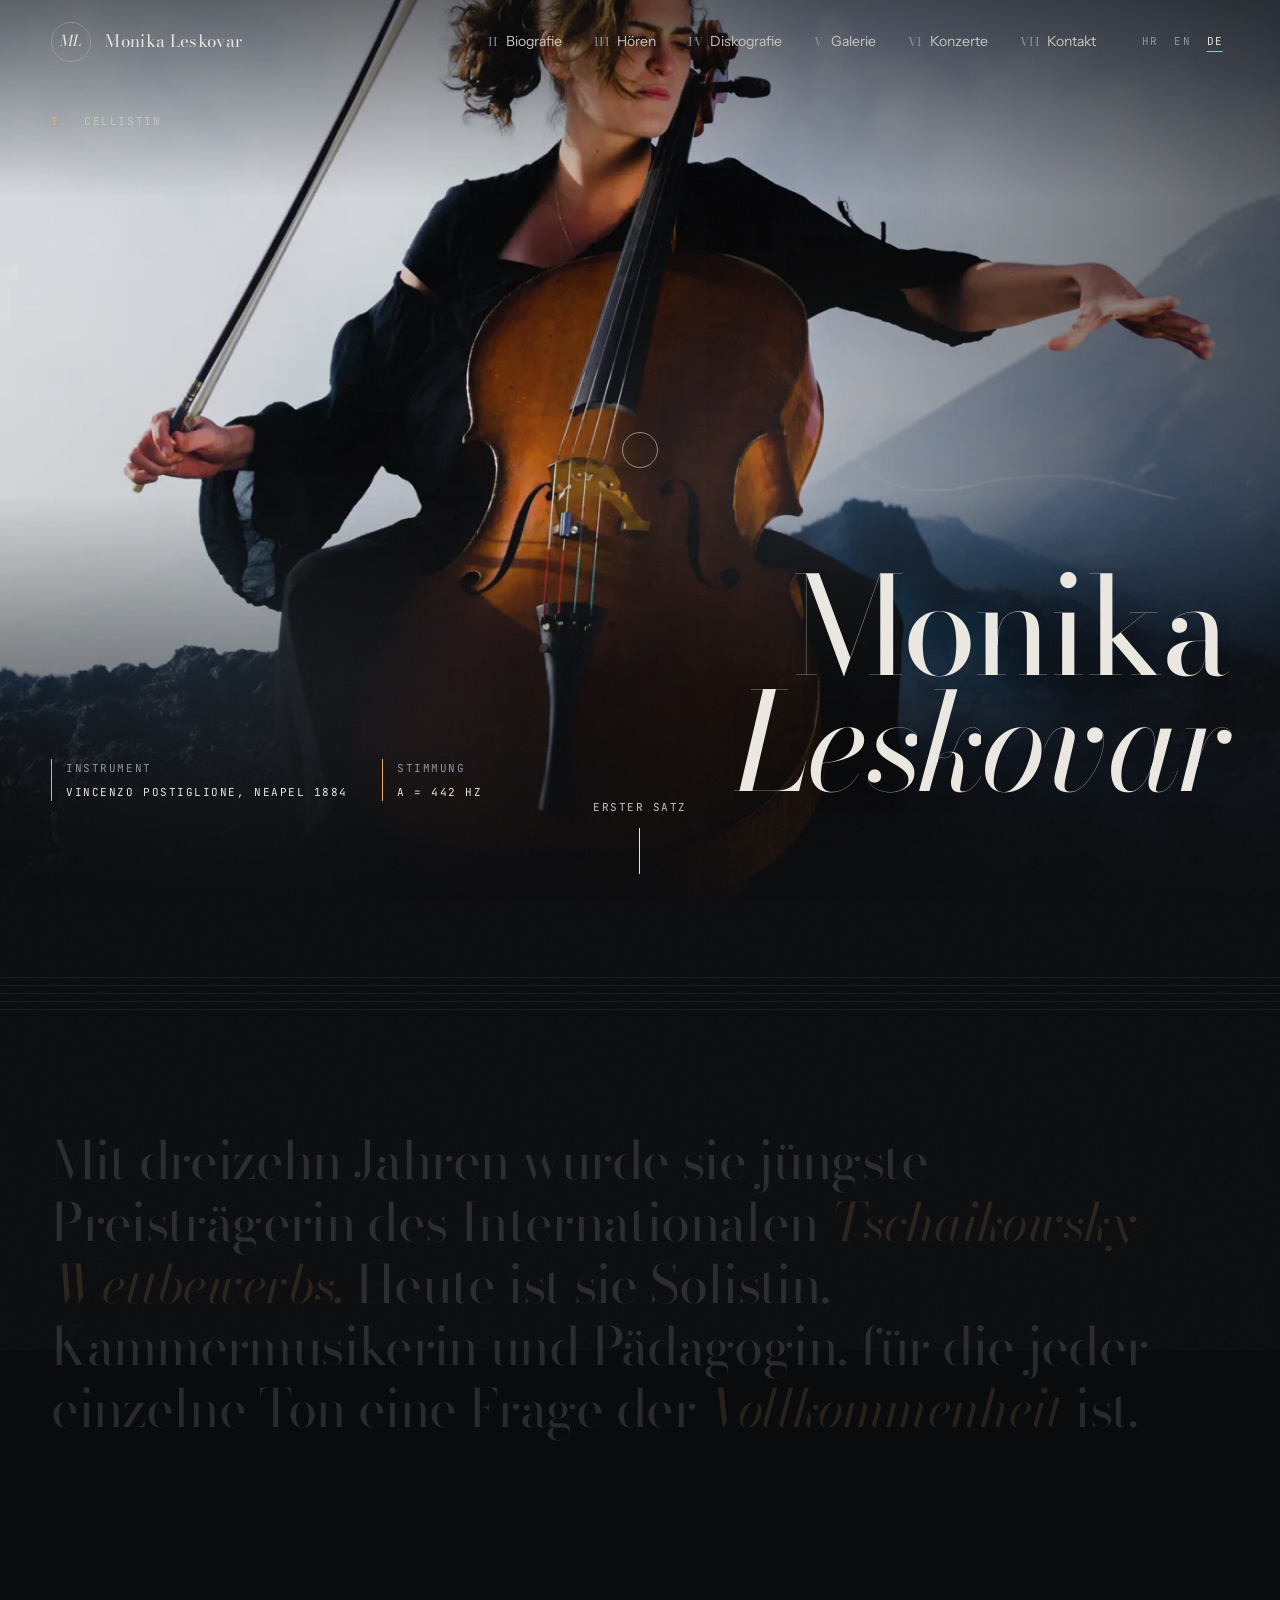
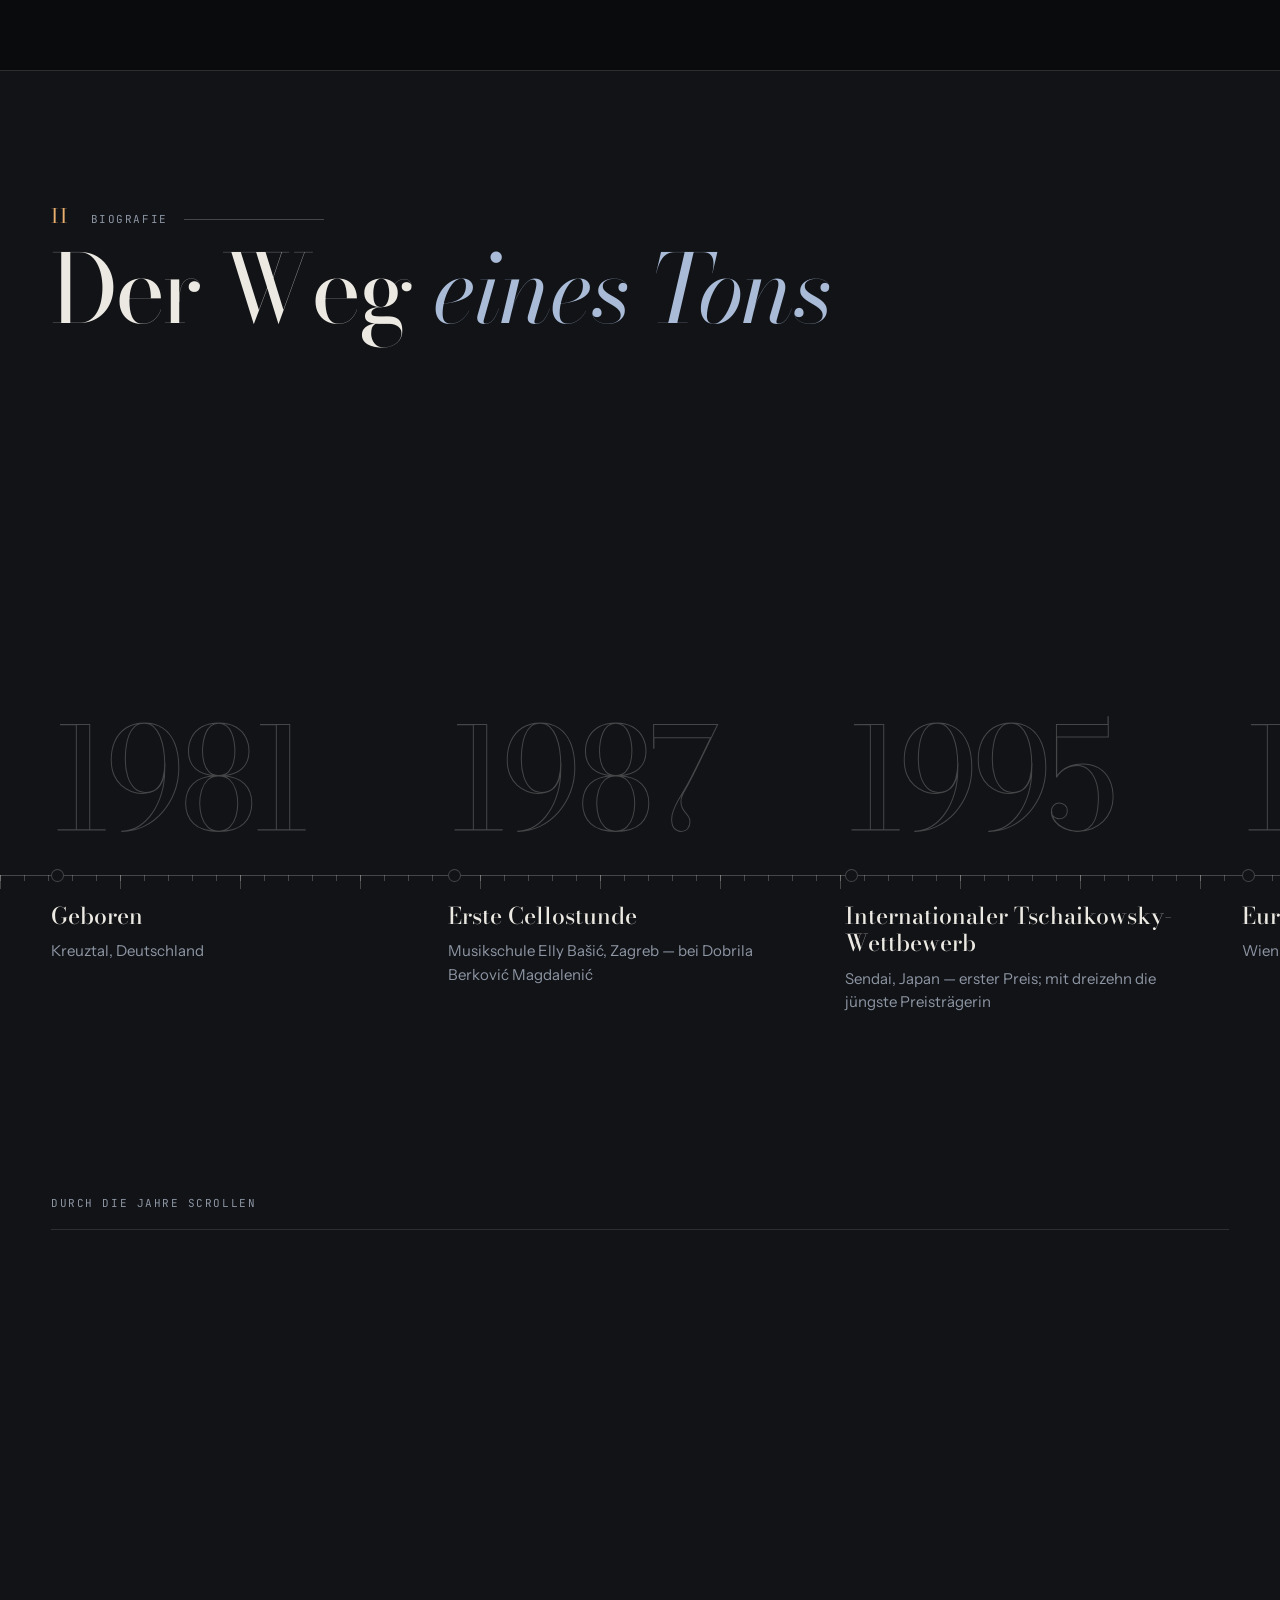
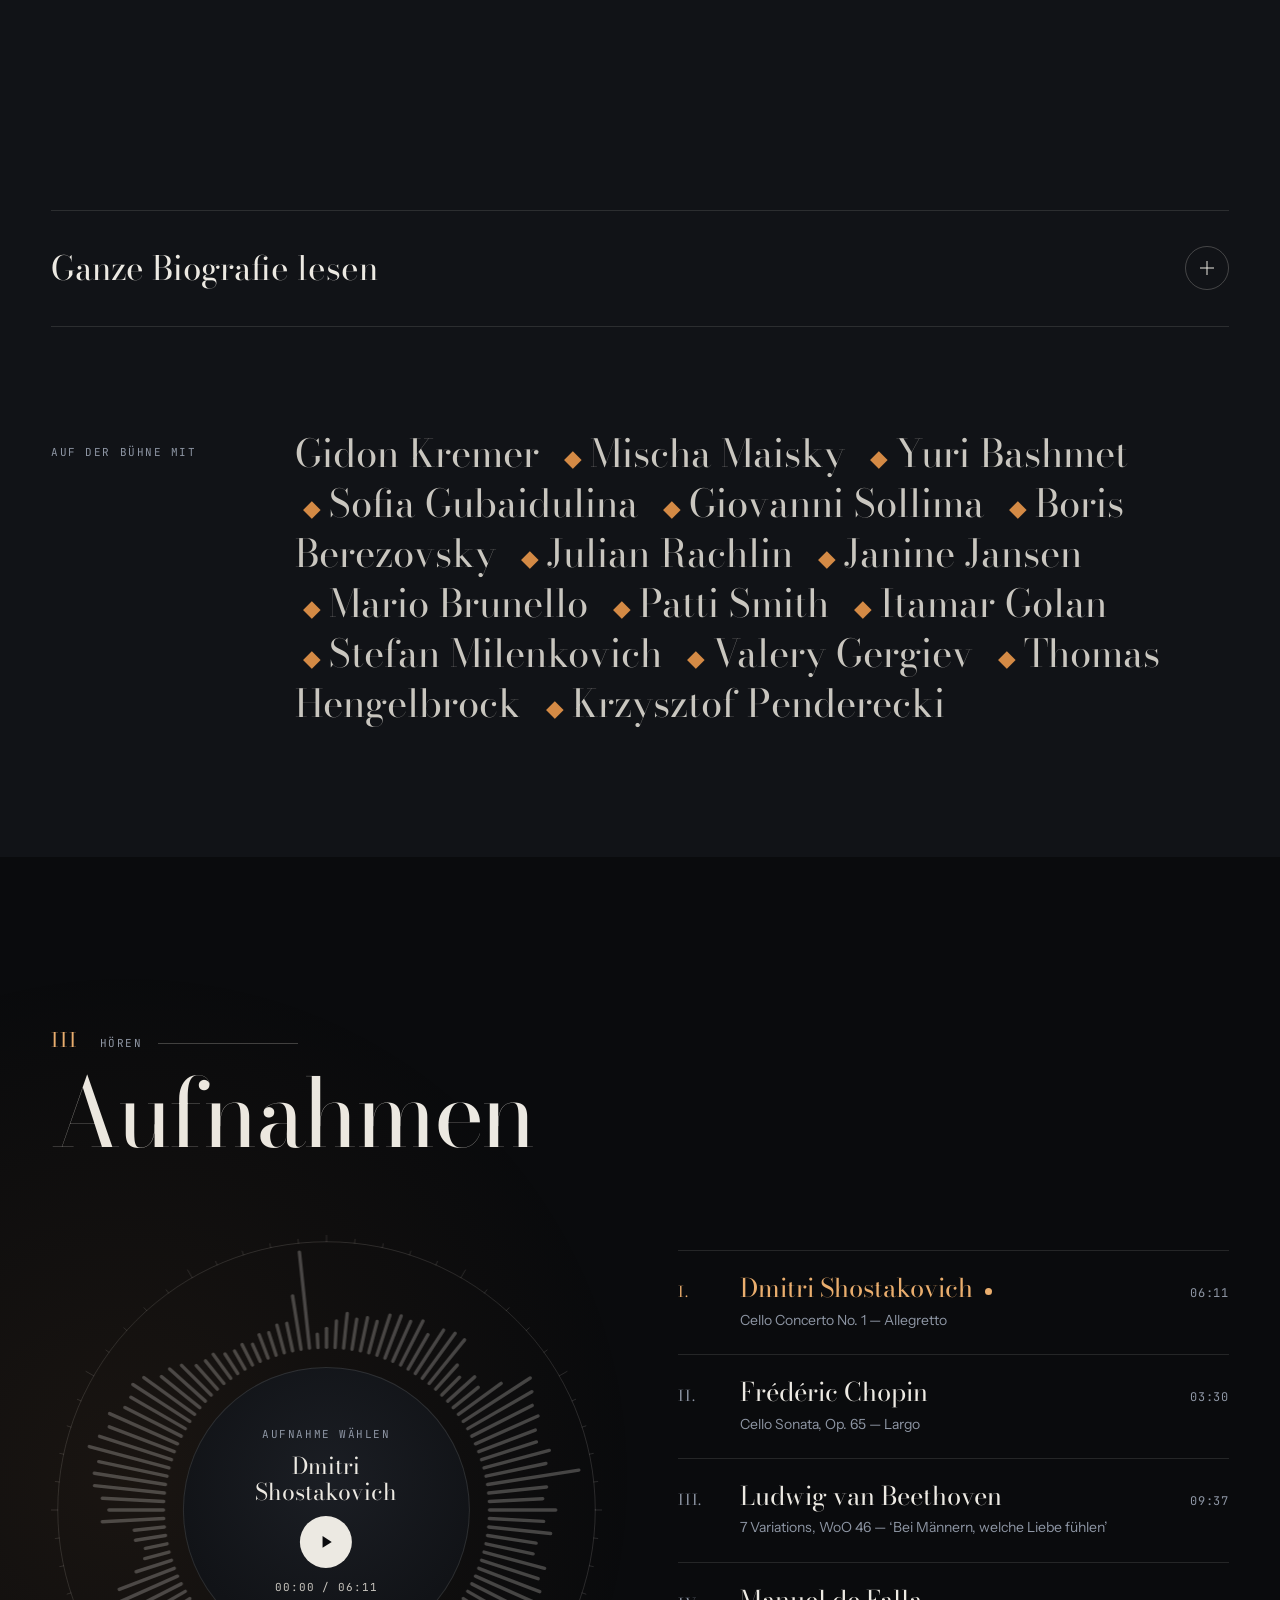
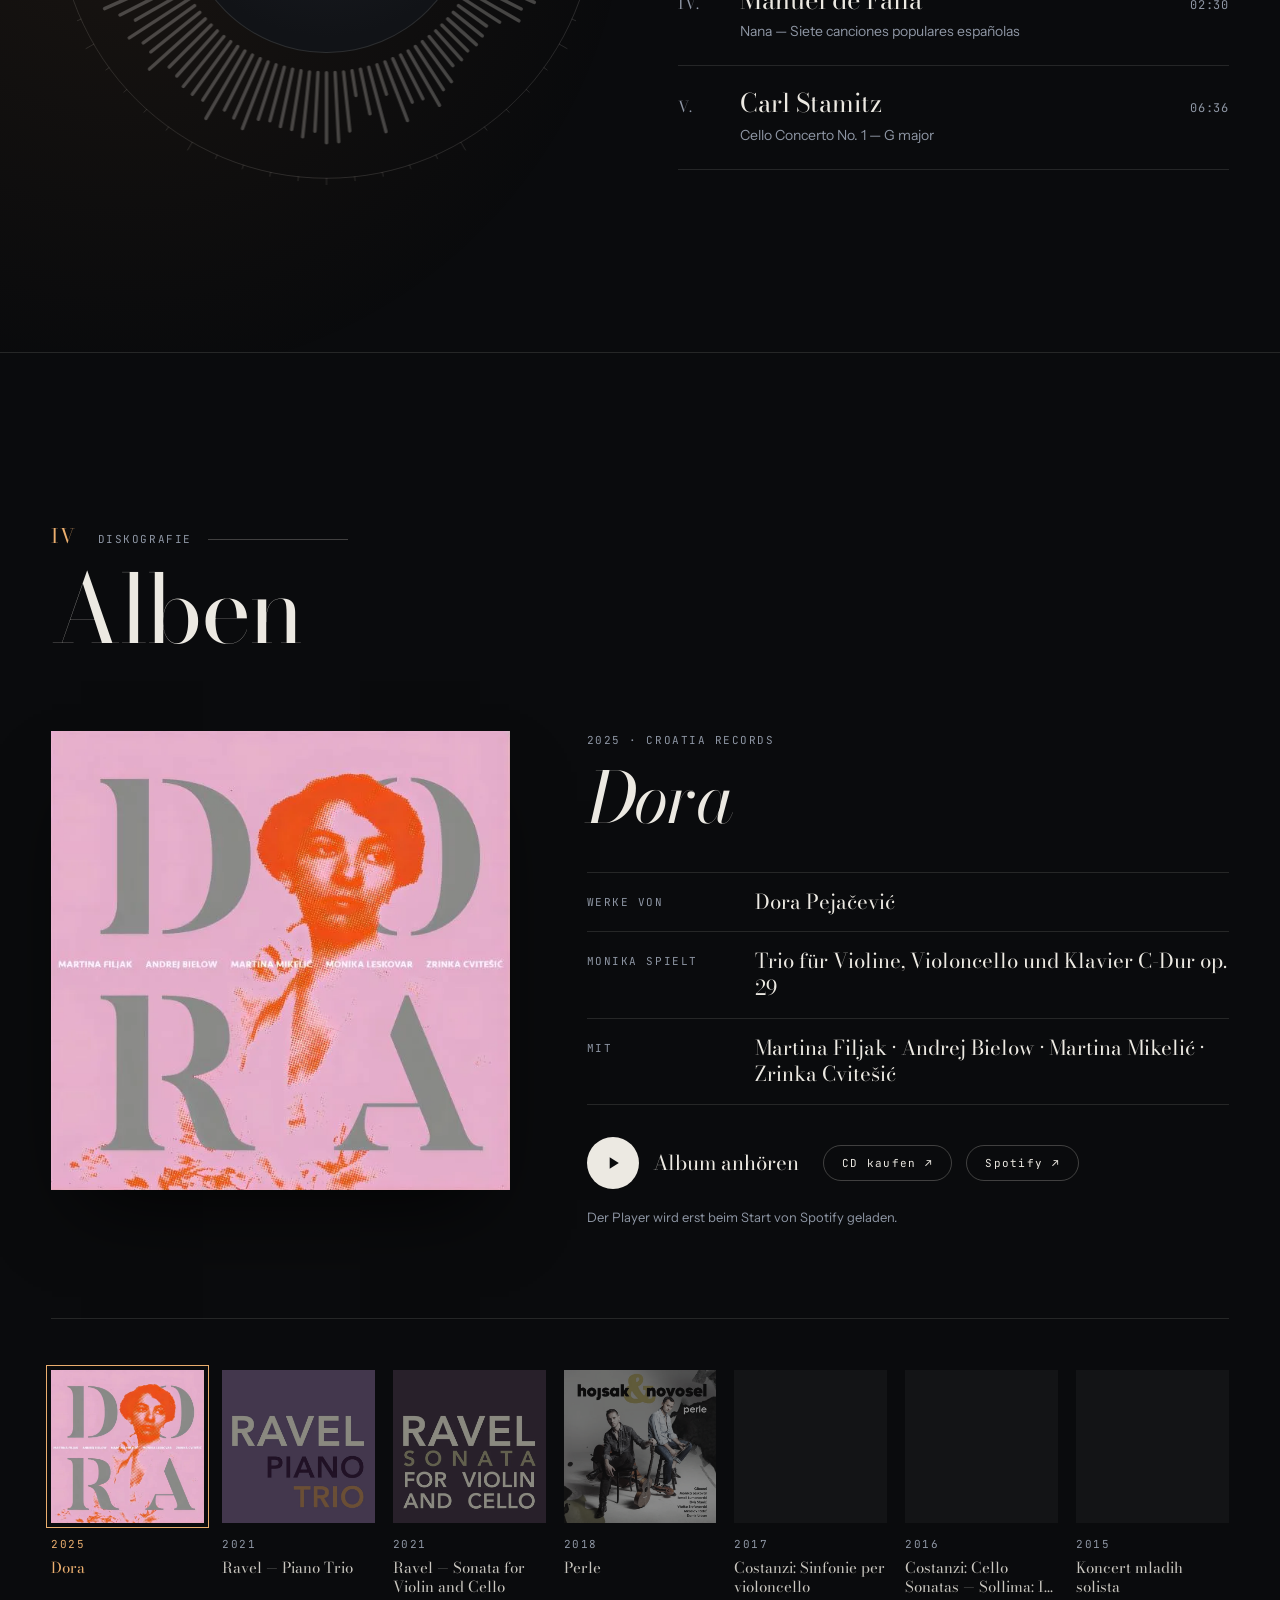
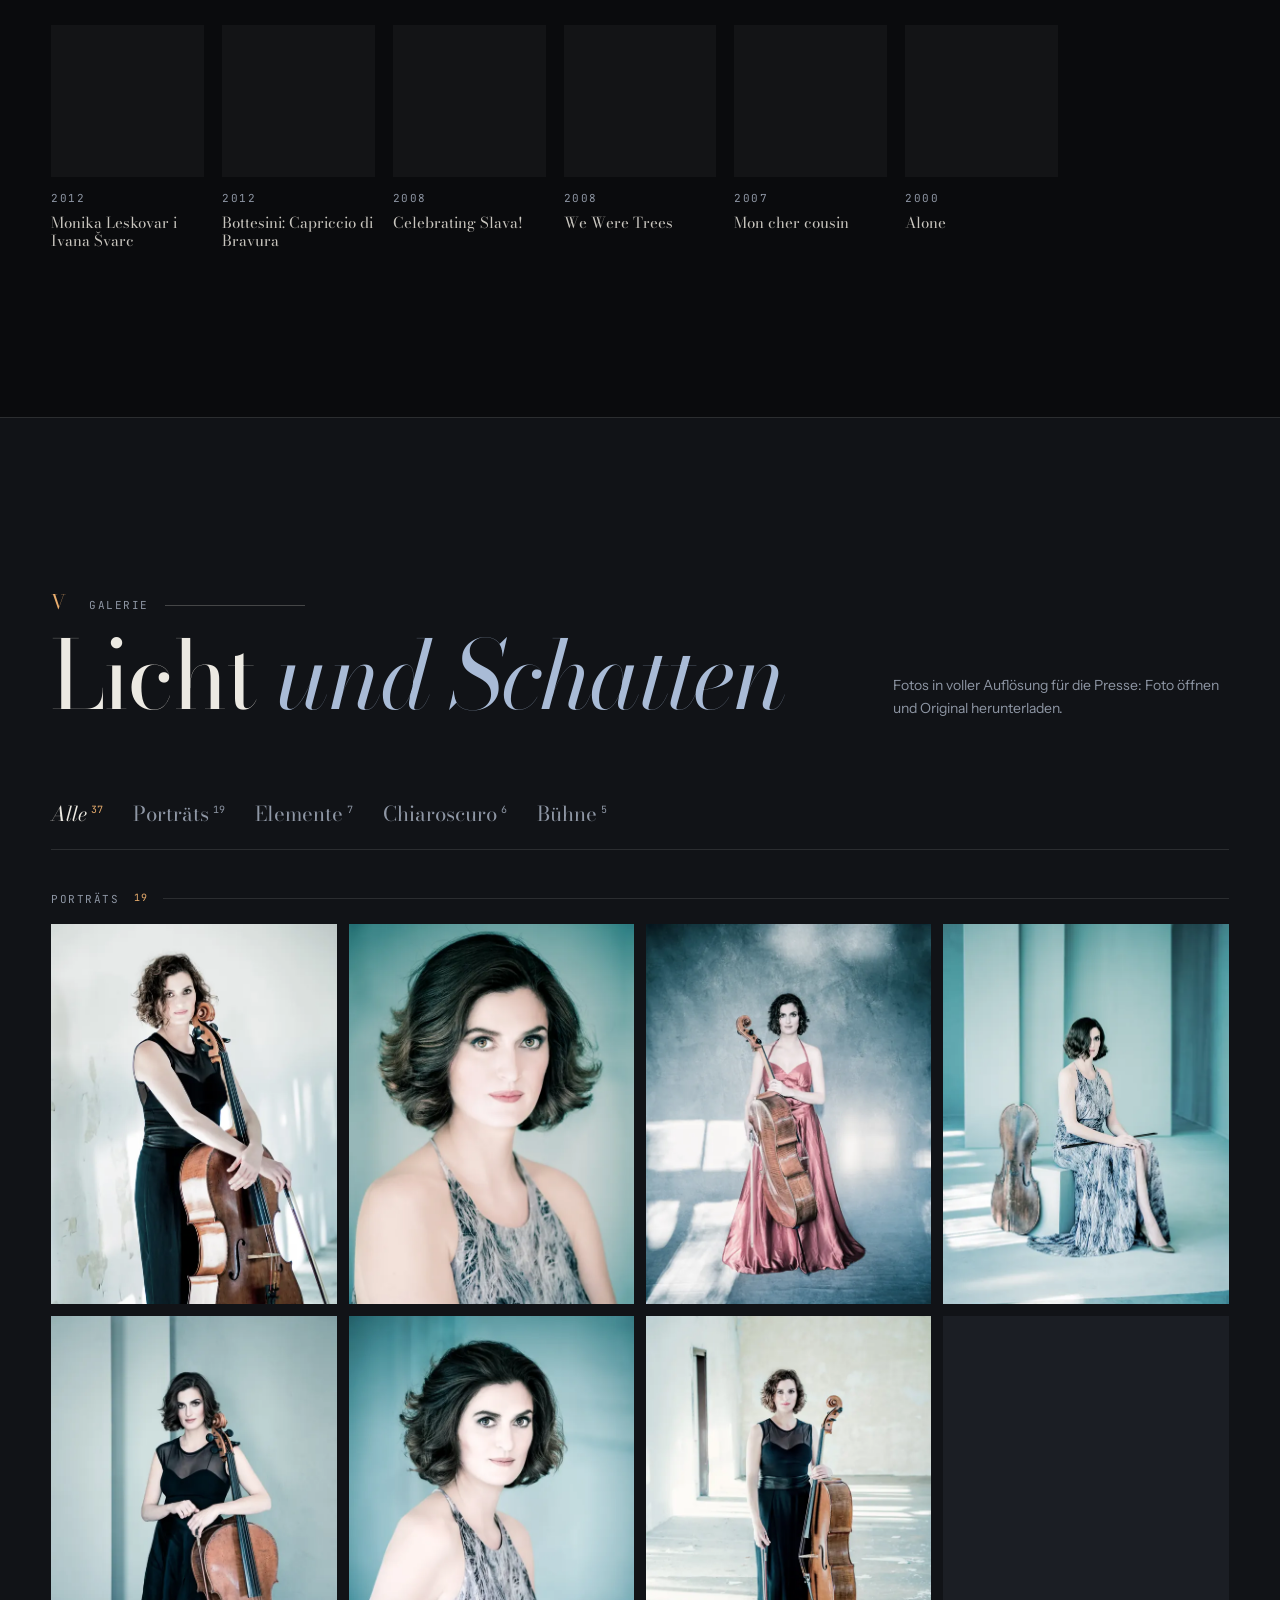
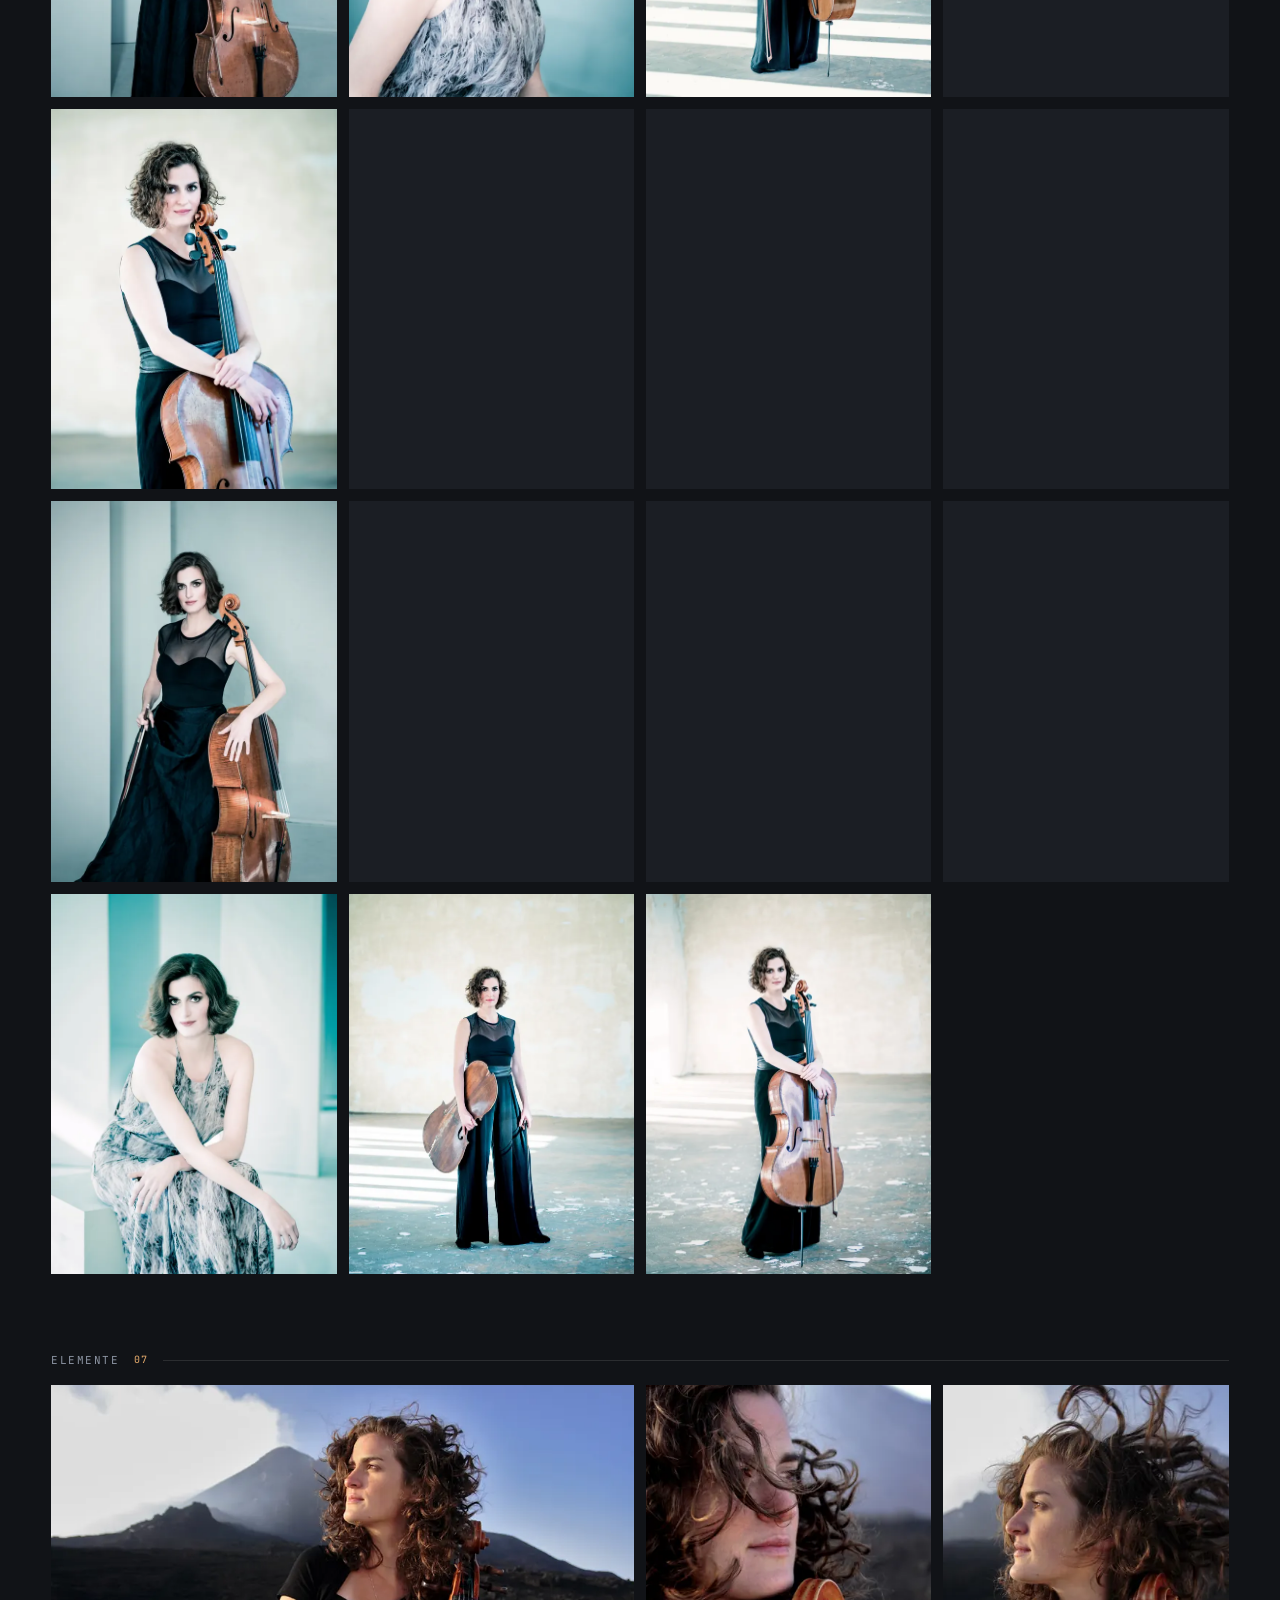
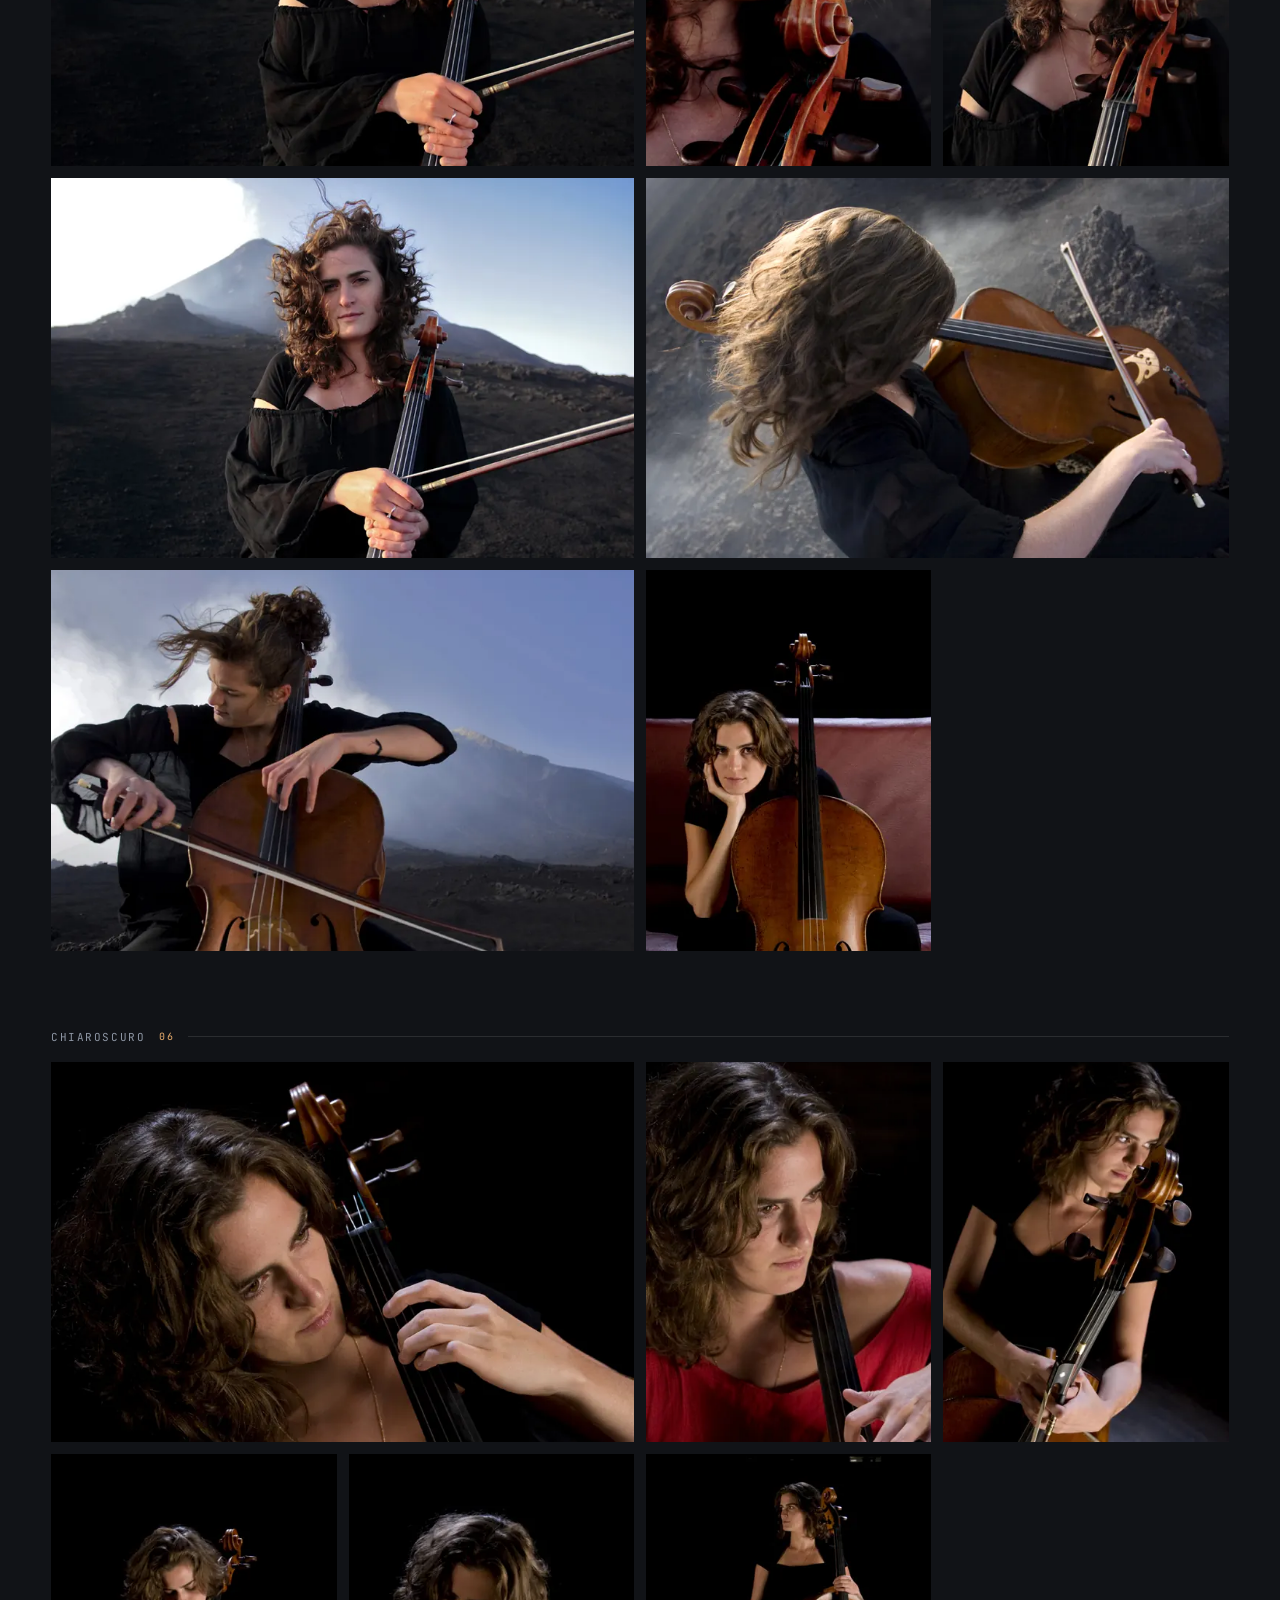
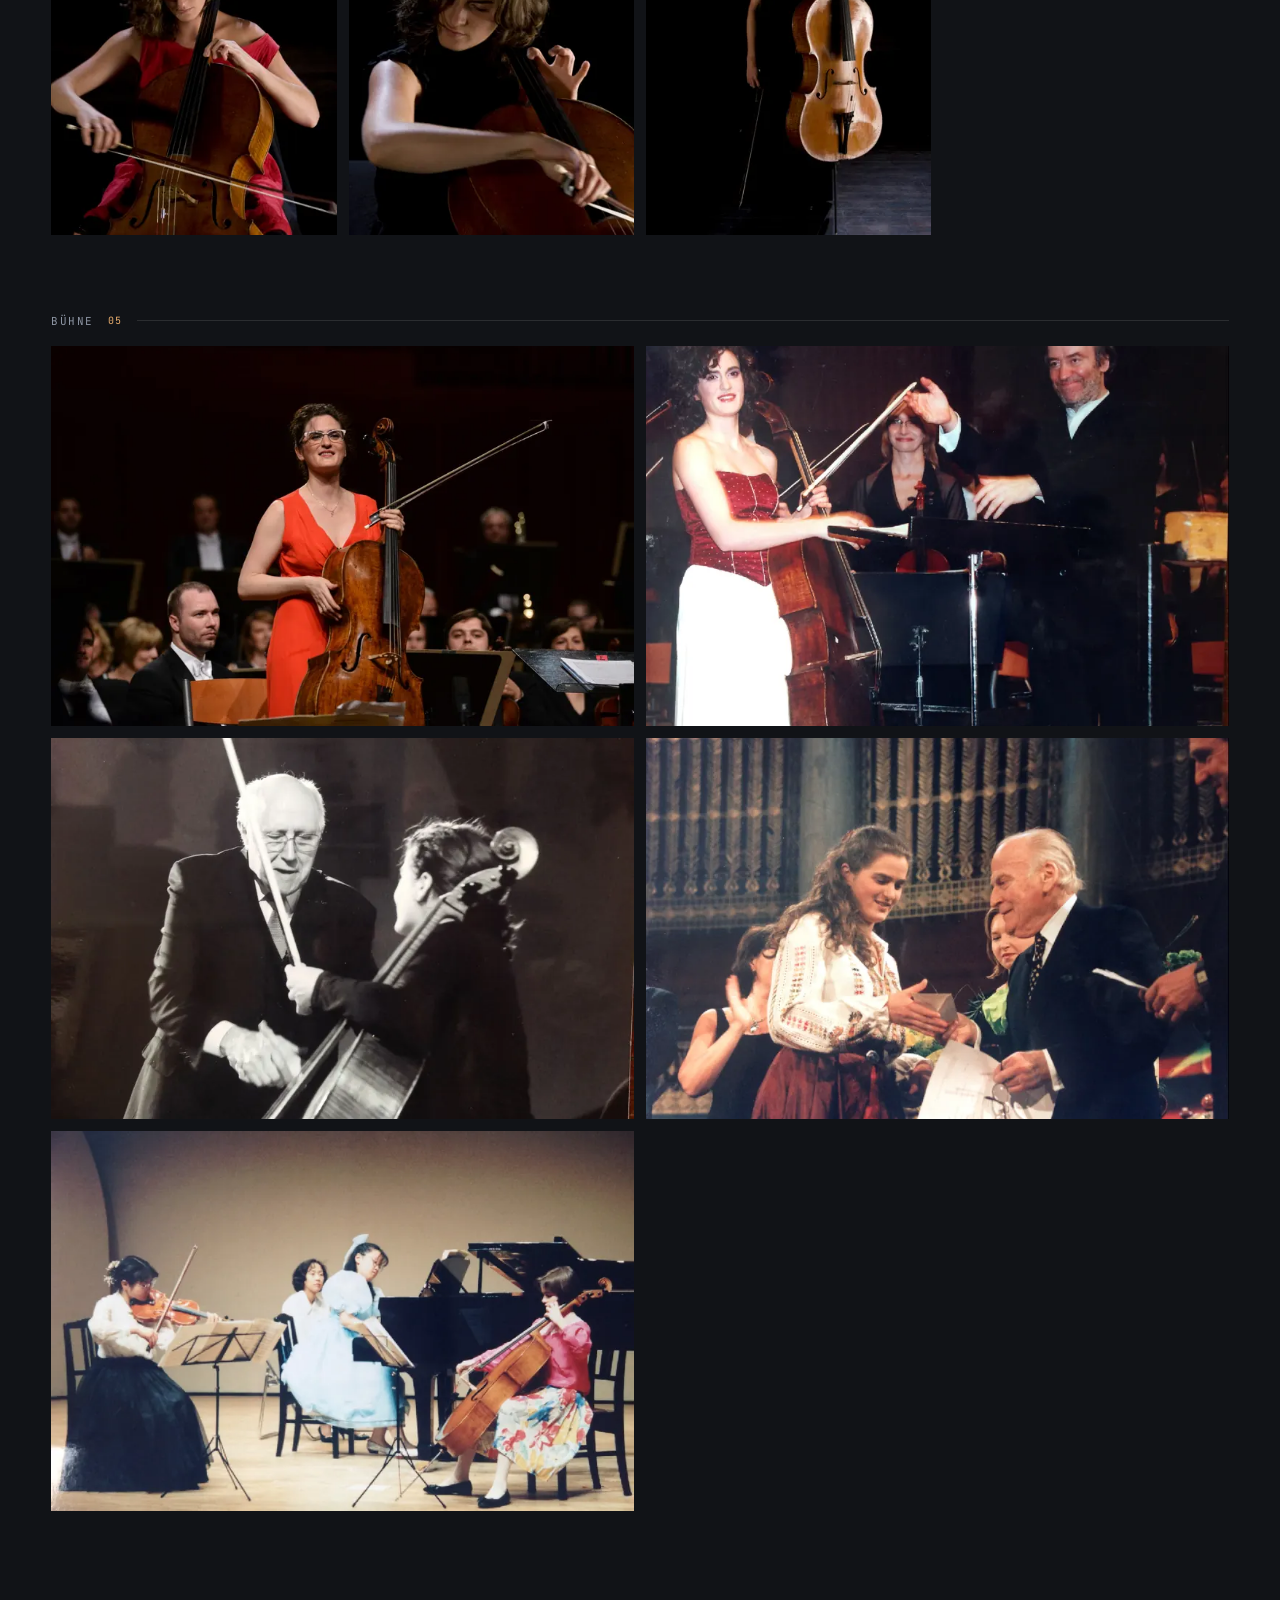
<file: verzija2/de/index.html>
<!DOCTYPE html>
<html lang="de">
<head>
  <meta charset="UTF-8">
  <meta name="viewport" content="width=device-width, initial-scale=1, viewport-fit=cover">
  <title>Monika Leskovar — Cellistin</title>
  <meta name="description" content="Monika Leskovar, kroatische Cellistin. Jüngste Preisträgerin des Internationalen Tschaikowsky-Wettbewerbs, ehemalige Solocellistin der Münchner Philharmoniker, Dozentin an der Musikakademie Zagreb. Biografie, Aufnahmen, Galerie und Konzerte.">
  <meta name="theme-color" content="#0a0b0d">
  <link rel="canonical" href="https://www.monikaleskovar.com/de/">
  <link rel="alternate" hreflang="hr" href="https://www.monikaleskovar.com/">
  <link rel="alternate" hreflang="en" href="https://www.monikaleskovar.com/en/">
  <link rel="alternate" hreflang="de" href="https://www.monikaleskovar.com/de/">
  <link rel="alternate" hreflang="x-default" href="https://www.monikaleskovar.com/en/">
  <link rel="icon" href="../assets/favicon.svg" type="image/svg+xml">

  <meta property="og:type" content="website">
  <meta property="og:site_name" content="Monika Leskovar">
  <meta property="og:url" content="https://www.monikaleskovar.com/de/">
  <meta property="og:locale" content="de_DE">
  <meta property="og:title" content="Monika Leskovar — Cellistin">
  <meta property="og:description" content="Monika Leskovar, kroatische Cellistin. Jüngste Preisträgerin des Internationalen Tschaikowsky-Wettbewerbs, ehemalige Solocellistin der Münchner Philharmoniker, Dozentin an der Musikakademie Zagreb. Biografie, Aufnahmen, Galerie und Konzerte.">
  <meta property="og:image" content="https://www.monikaleskovar.com/assets/og.jpg">
  <meta property="og:image:width" content="1200">
  <meta property="og:image:height" content="630">
  <meta property="og:image:alt" content="Monika Leskovar spielt Cello auf vulkanischem Boden, hinter ihr ein rauchender Vulkan">
  <meta name="twitter:card" content="summary_large_image">

  <link rel="preconnect" href="https://fonts.googleapis.com">
  <link rel="preconnect" href="https://fonts.gstatic.com" crossorigin>
  <link href="https://fonts.googleapis.com/css2?family=Bodoni+Moda:ital,opsz,wght@0,6..96,400..700;1,6..96,400..600&family=Instrument+Sans:wght@400;500;600&family=JetBrains+Mono:wght@400;500&display=swap" rel="stylesheet">
  <link rel="preload" as="image" href="../assets/hero/hero.webp" media="(min-width: 1301px)">
  <link rel="preload" as="image" href="../assets/hero/hero-md.webp" media="(min-width: 701px) and (max-width: 1300px)">
  <link rel="preload" as="image" href="../assets/hero/hero-portrait.webp" media="(max-width: 700px)">
  <link rel="stylesheet" href="../css/style.css">

  <script type="application/ld+json">{
  "@context": "https://schema.org",
  "@type": "Person",
  "name": "Monika Leskovar",
  "jobTitle": "Cellistin",
  "description": "Monika Leskovar, kroatische Cellistin. Jüngste Preisträgerin des Internationalen Tschaikowsky-Wettbewerbs, ehemalige Solocellistin der Münchner Philharmoniker, Dozentin an der Musikakademie Zagreb. Biografie, Aufnahmen, Galerie und Konzerte.",
  "nationality": {
    "@type": "Country",
    "name": "Croatia"
  },
  "birthDate": "1981-03-15",
  "birthPlace": {
    "@type": "Place",
    "name": "Kreuztal, Germany"
  },
  "url": "https://www.monikaleskovar.com/de/",
  "image": "https://www.monikaleskovar.com/assets/og.jpg",
  "email": "mailto:info@monikaleskovar.com",
  "alumniOf": {
    "@type": "CollegeOrUniversity",
    "name": "Hochschule für Musik Hanns Eisler Berlin"
  },
  "worksFor": {
    "@type": "CollegeOrUniversity",
    "name": "Academy of Music, University of Zagreb"
  },
  "award": [
    "International Tchaikovsky Competition for Young Musicians, 1st prize (1995)",
    "ARD International Music Competition (2001)"
  ],
  "sameAs": [
    "https://www.instagram.com/monikaleskovarcello",
    "https://www.facebook.com/monika.leskovar.5"
  ]
}</script>
  <script>
    (function () {
      var d = document.documentElement, home = false;
      d.classList.add("js");
      try {
        if (sessionStorage.getItem("intro") === "1" || matchMedia("(prefers-reduced-motion: reduce)").matches) d.classList.add("no-intro");
        // Returning visitor who chose a language earlier: send them there once per visit (only from the home URL).
        var saved = localStorage.getItem("lang");
        if (home && saved && saved !== "hr" && !sessionStorage.getItem("langRoute")) {
          sessionStorage.setItem("langRoute", "1");
          location.replace(saved + "/" + (location.protocol === "file:" ? "index.html" : "") + location.hash);
        }
        sessionStorage.setItem("langRoute", "1");
      } catch (e) {}
    })();
  </script>
</head>
<body>
  <a class="skip" href="#statement">Zum Inhalt springen</a>

  <!-- ===== Intro: one bow stroke ===== -->
  <div class="intro" id="intro" aria-hidden="true">
    <div class="intro__inner">
      <span class="mono intro__label">Stimmen</span>
      <span class="intro__hz mono">A = <b id="hz">415</b> Hz</span>
      <span class="intro__bow"><i></i></span>
    </div>
  </div>

  <!-- ===== Header ===== -->
  <header class="head" id="head">
    <a class="head__mark" href="#top" aria-label="Monika Leskovar">
      <span class="head__mono">ML</span>
      <span class="head__name">Monika Leskovar</span>
    </a>
    <nav class="head__nav" aria-label="Hauptmenü">
      <a href="#bio"><i>II</i><span>Biografie</span></a>
      <a href="#audio"><i>III</i><span>Hören</span></a>
      <a href="#disco"><i>IV</i><span>Diskografie</span></a>
      <a href="#gallery"><i>V</i><span>Galerie</span></a>
      <a href="#concerts"><i>VI</i><span>Konzerte</span></a>
      <a href="#coda"><i>VII</i><span>Kontakt</span></a>
    </nav>
    <nav class="head__lang" aria-label="Sprache"><a href="../" hreflang="hr" lang="hr" data-lang="hr">HR</a><a href="../en/" hreflang="en" lang="en" data-lang="en">EN</a><a href="../de/" hreflang="de" lang="de" data-lang="de" aria-current="page" class="on">DE</a></nav>
    <button class="head__menu" id="menuBtn" aria-expanded="false" aria-controls="programme">
      <span class="mono">Programm</span><span class="head__lines"><b></b><b></b></span>
    </button>
  </header>

  <!-- ===== Programme (menu) ===== -->
  <div class="programme" id="programme" aria-hidden="true">
    <div class="programme__inner">
      <p class="mono programme__cap">Monika Leskovar — Cellistin</p>
      <ol class="programme__list">
        <li><a href="#top"><i>I</i><span>Präludium</span></a></li>
        <li><a href="#bio"><i>II</i><span>Biografie</span></a></li>
        <li><a href="#audio"><i>III</i><span>Hören</span></a></li>
        <li><a href="#disco"><i>IV</i><span>Diskografie</span></a></li>
        <li><a href="#gallery"><i>V</i><span>Galerie</span></a></li>
        <li><a href="#concerts"><i>VI</i><span>Konzerte</span></a></li>
        <li><a href="#coda"><i>VII</i><span>Kontakt</span></a></li>
      </ol>
      <div class="programme__foot">
        <nav class="programme__lang" aria-label="Sprache"><a href="../" hreflang="hr" lang="hr" data-lang="hr">Hrvatski</a><a href="../en/" hreflang="en" lang="en" data-lang="en">English</a><a href="../de/" hreflang="de" lang="de" data-lang="de" aria-current="page" class="on">Deutsch</a></nav>
        <button class="mono tune-link" data-tuner aria-label="Cello-Stimmgerät öffnen">Stimmung · A = <b data-tuner-a>442</b> Hz</button>
        <a class="mono" href="mailto:info@monikaleskovar.com">info@monikaleskovar.com</a>
      </div>
    </div>
  </div>

  <!-- Gentle offer of another language (shown by JS only on the Croatian page) -->
  <aside class="langnote" id="langnote" hidden>
    <a id="langnoteLink" href="#"></a>
    <button id="langnoteClose" aria-label="×">✕</button>
  </aside>

  <main>
    <!-- ===== I. Hero ===== -->
    <section class="hero" id="top">
      <div class="hero__media" id="heroMedia">
        <picture>
          <source media="(max-width: 700px)" srcset="../assets/hero/hero-portrait.webp">
          <source media="(max-width: 1300px)" srcset="../assets/hero/hero-md.webp">
          <img src="../assets/hero/hero.webp" alt="Monika Leskovar spielt Cello auf vulkanischem Boden, hinter ihr ein rauchender Vulkan" width="2400" height="1598" fetchpriority="high">
        </picture>
        <div class="hero__mist" aria-hidden="true"><span></span><span></span></div>
      </div>
      <div class="hero__shade" aria-hidden="true"></div>

      <div class="hero__meta mono">
        <span class="hero__index">I.</span>
        <span>Cellistin</span>
      </div>

      <h1 class="hero__name">
        <span class="hero__word" data-split>Monika</span>
        <span class="hero__word hero__word--it" data-split>Leskovar</span>
        <span class="sr">— Cellistin</span>
      </h1>

      <dl class="hero__facts mono">
        <div><dt>Instrument</dt><dd>Vincenzo Postiglione, Neapel 1884</dd></div>
        <div class="hero__tune"><dt>Stimmung</dt><dd><button class="tune-link" data-tuner aria-label="Cello-Stimmgerät öffnen">A = <b data-tuner-a>442</b> Hz</button></dd></div>
      </dl>

      <a class="hero__scroll mono" href="#statement">
        <span>Erster Satz</span>
        <i aria-hidden="true"></i>
      </a>
    </section>

    <!-- ===== Statement ===== -->
    <section class="statement" id="statement">
      <div class="staff" aria-hidden="true"><i></i><i></i><i></i><i></i><i></i></div>
      <p class="statement__text" id="statementText"><span class="w">Mit</span> <span class="w">dreizehn</span> <span class="w">Jahren</span> <span class="w">wurde</span> <span class="w">sie</span> <span class="w">jüngste</span> <span class="w">Preisträgerin</span> <span class="w">des</span> <span class="w">Internationalen</span> <span class="w em">Tschaikowsky-Wettbewerbs.</span> <span class="w">Heute</span> <span class="w">ist</span> <span class="w">sie</span> <span class="w">Solistin,</span> <span class="w">Kammermusikerin</span> <span class="w">und</span> <span class="w">Pädagogin,</span> <span class="w">für</span> <span class="w">die</span> <span class="w">jeder</span> <span class="w">einzelne</span> <span class="w">Ton</span> <span class="w">eine</span> <span class="w">Frage</span> <span class="w">der</span> <span class="w em">Vollkommenheit</span> <span class="w">ist.</span></p>
    </section>

    <!-- ===== II. Biography ===== -->
    <section class="bio" id="bio">
      <div class="wrap">
        <header class="shead">
          <span class="shead__num">II</span>
          <span class="mono shead__label">Biografie</span>
          <h2 class="shead__title">Der Weg <em>eines Tons</em></h2>
        </header>
      </div>

      <div class="timeline" id="timeline">
        <div class="timeline__sticky">
          <ol class="timeline__track" id="timelineTrack">
            <li class="tl">
              <span class="tl__year">1981</span><span class="tl__dot" aria-hidden="true"></span>
              <h3>Geboren</h3><p>Kreuztal, Deutschland</p>
            </li>
            <li class="tl">
              <span class="tl__year">1987</span><span class="tl__dot" aria-hidden="true"></span>
              <h3>Erste Cellostunde</h3><p>Musikschule Elly Bašić, Zagreb — bei Dobrila Berković Magdalenić</p>
            </li>
            <li class="tl peak">
              <span class="tl__year">1995</span><span class="tl__dot" aria-hidden="true"></span>
              <h3>Internationaler Tschaikowsky-Wettbewerb</h3><p>Sendai, Japan — erster Preis; mit dreizehn die jüngste Preisträgerin</p>
            </li>
            <li class="tl">
              <span class="tl__year">1998</span><span class="tl__dot" aria-hidden="true"></span>
              <h3>Eurovision Young Musicians</h3><p>Wien — erste kroatische Finalistin</p>
            </li>
            <li class="tl">
              <span class="tl__year">1999</span><span class="tl__dot" aria-hidden="true"></span>
              <h3>Roberto-Caruana-Wettbewerb</h3><p>Mailand — Preisträgerin</p>
            </li>
            <li class="tl">
              <span class="tl__year">2001</span><span class="tl__dot" aria-hidden="true"></span>
              <h3>ARD-Musikwettbewerb</h3><p>München — Preis und Publikumspreis</p>
            </li>
            <li class="tl">
              <span class="tl__year">2003</span><span class="tl__dot" aria-hidden="true"></span>
              <h3>Adam International Cello Competition</h3><p>Neuseeland — Preisträgerin</p>
            </li>
            <li class="tl">
              <span class="tl__year">2006</span><span class="tl__dot" aria-hidden="true"></span>
              <h3>Assistentin von David Geringas</h3><p>Hochschule für Musik Hanns Eisler, Berlin</p>
            </li>
            <li class="tl">
              <span class="tl__year">2010</span><span class="tl__dot" aria-hidden="true"></span>
              <h3>Solocellistin</h3><p>Münchner Philharmoniker, Saison 2010/2011</p>
            </li>
            <li class="tl">
              <span class="tl__year">2012</span><span class="tl__dot" aria-hidden="true"></span>
              <h3>Professorin</h3><p>Conservatorio della Svizzera italiana, Lugano</p>
            </li>
            <li class="tl">
              <span class="tl__year">2017</span><span class="tl__dot" aria-hidden="true"></span>
              <h3>Dozentin</h3><p>Musikakademie der Universität Zagreb</p>
            </li>
          </ol>
          <div class="timeline__bar"><span id="timelineProgress"></span></div>
          <p class="timeline__hint mono">Durch die Jahre scrollen</p>
        </div>
      </div>

      <div class="wrap">
        <div class="bio__more">
          <button class="bio__toggle" id="bioToggle" aria-expanded="false" aria-controls="bioFull">
            <span class="bio__toggle-label">Ganze Biografie lesen</span>
            <span class="bio__plus" aria-hidden="true"></span>
          </button>
          <!-- full text stays in the HTML (readable by search engines), folded until opened -->
          <div class="bio__full" id="bioFull">
            <div class="bio__cols">
              <p>Monika Leskovar, geboren 1981, studierte von 1996 bis 2005 Violoncello an der Hochschule für Musik „Hanns Eisler“ Berlin und arbeitete dort auch als Assistentin am Lehrstuhl von Prof. David Geringas. In Meisterkursen u. a. bei Mstislav Rostropowitsch und Bernard Greenhouse perfektionierte Monika Leskovar ihr Können.</p>
              <p>Sie gewann mehrere erste Preise bei internationalen Violoncello-Wettbewerben, u. a. beim 5. Adam International Cello Festival and Competition, Neuseeland, und beim 2. International Tchaikovsky Competition for Young Musicians, Japan, sowie den zweiten Preis und den Publikumspreis des Internationalen ARD-Musikwettbewerbs 2001 und den dritten Preis beim Rostropowitsch-Wettbewerb.</p>
              <p>Sie spielt mit bedeutenden Dirigenten, u. a. mit Valery Gergiev, Thomas Hengelbrock, Kazushi Ono, Alan Buribayev, Martin Turnovský und Johannes Wildner, und mit vielen anerkannten Orchestern wie der Moskauer Philharmonie, der Sendai Philharmonie und der Slowenischen Philharmonie, dem Royal Symphony Orchestra Sevilla, dem St. Petersburger Symphonieorchester und der Zagreber Philharmonie.</p>
              <p>Ihr künstlerisches Interesse gilt auch der Kammermusik. Dabei konzertiert sie zusammen mit Giovanni Sollima, Gidon Kremer und der Kremerata Baltica, Yuri Bashmet, Boris Berezovsky, Vassily Lobanov, Julian Rachlin, Itamar Golan, Mischa Maisky, Tabea Zimmermann und Sofia Gubaidulina. Des Weiteren runden Auftritte mit dem Prager Kammerorchester und dem Litauischen Kammerorchester ihre kammermusikalischen Aktivitäten ab.</p>
              <p>Monika Leskovar tritt bei internationalen Musikfestivals auf und gibt Rezitale in Europa, Japan, Australien und Neuseeland. Auf drei CD-Einspielungen bietet sie eine Auswahl aus der Cellomusik des 19. und 20. Jahrhunderts dar.</p>
            </div>
            <div class="bio__docs">
              <span class="mono">Herunterladen</span>
              <a class="pill" href="../assets/docs/monika_leskovar_biografie.pdf" download>PDF</a>
              <a class="pill" href="../assets/docs/monika_leskovar_biografie.docx" download>DOCX</a>
            </div>
          </div>
        </div>

        <div class="with">
          <h3 class="mono with__label">Auf der Bühne mit</h3>
          <p class="with__names"><a href="https://gidonkremer.net/" target="_blank" rel="noopener">Gidon Kremer</a><b aria-hidden="true">◆</b><a href="https://en.wikipedia.org/wiki/Mischa_Maisky" target="_blank" rel="noopener">Mischa Maisky</a><b aria-hidden="true">◆</b><a href="https://en.wikipedia.org/wiki/Yuri_Bashmet" target="_blank" rel="noopener">Yuri Bashmet</a><b aria-hidden="true">◆</b><a href="https://www.boosey.com/composer/sofia+gubaidulina" target="_blank" rel="noopener">Sofia Gubaidulina</a><b aria-hidden="true">◆</b><a href="https://www.giovannisollima.com/" target="_blank" rel="noopener">Giovanni Sollima</a><b aria-hidden="true">◆</b><a href="https://en.wikipedia.org/wiki/Boris_Berezovsky_(pianist)" target="_blank" rel="noopener">Boris Berezovsky</a><b aria-hidden="true">◆</b><a href="https://julianrachlin.com/" target="_blank" rel="noopener">Julian Rachlin</a><b aria-hidden="true">◆</b><a href="https://www.janinejansen.com/" target="_blank" rel="noopener">Janine Jansen</a><b aria-hidden="true">◆</b><a href="https://en.wikipedia.org/wiki/Mario_Brunello" target="_blank" rel="noopener">Mario Brunello</a><b aria-hidden="true">◆</b><a href="https://www.pattismith.net/" target="_blank" rel="noopener">Patti Smith</a><b aria-hidden="true">◆</b><a href="https://en.wikipedia.org/wiki/Itamar_Golan" target="_blank" rel="noopener">Itamar Golan</a><b aria-hidden="true">◆</b><a href="https://www.stefanmilenkovich.com/" target="_blank" rel="noopener">Stefan Milenkovich</a><b aria-hidden="true">◆</b><a href="https://en.wikipedia.org/wiki/Valery_Gergiev" target="_blank" rel="noopener">Valery Gergiev</a><b aria-hidden="true">◆</b><a href="https://www.thomas-hengelbrock.com/" target="_blank" rel="noopener">Thomas Hengelbrock</a><b aria-hidden="true">◆</b><a href="https://pendereckisgarden.pl/en" target="_blank" rel="noopener">Krzysztof Penderecki</a></p>
        </div>
      </div>
    </section>

    <!-- ===== III. Audio ===== -->
    <section class="audio" id="audio">
      <div class="wrap">
        <header class="shead">
          <span class="shead__num">III</span>
          <span class="mono shead__label">Hören</span>
          <h2 class="shead__title">Aufnahmen</h2>
        </header>

        <div class="audio__grid">
          <div class="disc" id="disc">
            <canvas id="discCanvas" aria-hidden="true"></canvas>
            <button class="disc__center" id="discBtn" data-cursor="play">
              <span class="mono disc__state" id="discState">Aufnahme wählen</span>
              <span class="disc__composer" id="discComposer">Dmitri Shostakovich</span>
              <span class="disc__icon" aria-hidden="true">
                <svg class="i-play" viewBox="0 0 24 24"><path d="M8 5v14l11-7z"/></svg>
                <svg class="i-pause" viewBox="0 0 24 24"><path d="M7 5h3.5v14H7zM13.5 5H17v14h-3.5z"/></svg>
              </span>
              <span class="mono disc__time" id="discTime">00:00 / 06:11</span>
            </button>
          </div>

          <ol class="tracklist" id="tracklist">
            <li data-i="0"><button data-cursor="play">
              <span class="n">I.</span>
              <span class="c">Dmitri Shostakovich</span>
              <span class="d">06:11</span>
              <span class="wk">Cello Concerto No. 1 — Allegretto</span>
            </button></li>
            <li data-i="1"><button data-cursor="play">
              <span class="n">II.</span>
              <span class="c">Frédéric Chopin</span>
              <span class="d">03:30</span>
              <span class="wk">Cello Sonata, Op. 65 — Largo</span>
            </button></li>
            <li data-i="2"><button data-cursor="play">
              <span class="n">III.</span>
              <span class="c">Ludwig van Beethoven</span>
              <span class="d">09:37</span>
              <span class="wk">7 Variations, WoO 46 — ‘Bei Männern, welche Liebe fühlen’</span>
            </button></li>
            <li data-i="3"><button data-cursor="play">
              <span class="n">IV.</span>
              <span class="c">Manuel de Falla</span>
              <span class="d">02:30</span>
              <span class="wk">Nana — Siete canciones populares españolas</span>
            </button></li>
            <li data-i="4"><button data-cursor="play">
              <span class="n">V.</span>
              <span class="c">Carl Stamitz</span>
              <span class="d">06:36</span>
              <span class="wk">Cello Concerto No. 1 — G major</span>
            </button></li>
          </ol>
        </div>
      </div>
    </section>

    <!-- ===== IV. Discography ===== -->
    <section class="disco" id="disco">
      <div class="wrap">
        <header class="shead">
          <span class="shead__num">IV</span>
          <span class="mono shead__label">Diskografie</span>
          <h2 class="shead__title">Alben</h2>
        </header>
        <div class="albums">
          <article class="album on" id="album-1">
            <img class="album__cover" src="../assets/discography/pejacevic.webp" width="600" height="600" alt="Dora" loading="lazy" decoding="async">
            <div class="album__body">
              <p class="mono album__meta">2025 · Croatia Records</p>
              <h3 class="album__title">Dora</h3>
              <dl class="album__dl">
                <div><dt class="mono">Werke von</dt><dd>Dora Pejačević</dd></div>
                <div><dt class="mono">Monika spielt</dt><dd>Trio für Violine, Violoncello und Klavier C-Dur op. 29</dd></div>
                <div><dt class="mono">Mit</dt><dd>Martina Filjak · Andrej Bielow · Martina Mikelić · Zrinka Cvitešić</dd></div>
              </dl>
              <div class="album__actions">
                <a class="album__play" href="https://open.spotify.com/album/3dqOinkjovxfoyqSVAF2PD" target="_blank" rel="noopener" data-spotify="3dqOinkjovxfoyqSVAF2PD" data-cursor="play">
                  <span class="album__icon" aria-hidden="true"><svg viewBox="0 0 24 24"><path d="M8 5v14l11-7z"/></svg></span>
                  <span>Album anhören</span>
                </a>
                <a class="pill" href="https://webshop.crorec.hr/proizvod/razni-izvodaci-dora-pejacevic/" target="_blank" rel="noopener">CD kaufen ↗</a>
                <a class="pill" href="https://open.spotify.com/album/3dqOinkjovxfoyqSVAF2PD" target="_blank" rel="noopener">Spotify ↗</a>
              </div>
              <p class="album__note">Der Player wird erst beim Start von Spotify geladen.</p>
            </div>
          </article>
          <article class="album" id="album-2">
            <img class="album__cover" src="../assets/discography/ravel-trio.webp" width="600" height="600" alt="Ravel — Piano Trio" loading="lazy" decoding="async">
            <div class="album__body">
              <p class="mono album__meta">2021 · The Spot Records</p>
              <h3 class="album__title">Ravel — Piano Trio</h3>
              <dl class="album__dl">
                <div><dt class="mono">Werke von</dt><dd>Maurice Ravel</dd></div>
                <div><dt class="mono">Monika spielt</dt><dd>Klaviertrio a-Moll M. 67</dd></div>
                <div><dt class="mono">Mit</dt><dd>Susanna Yoko Henkel · Milana Chernyavska</dd></div>
              </dl>
              <div class="album__actions">
                <a class="album__play" href="https://open.spotify.com/album/5iYBFrZmCuUAEwp6Oigos9" target="_blank" rel="noopener" data-spotify="5iYBFrZmCuUAEwp6Oigos9" data-cursor="play">
                  <span class="album__icon" aria-hidden="true"><svg viewBox="0 0 24 24"><path d="M8 5v14l11-7z"/></svg></span>
                  <span>Album anhören</span>
                </a>
                <a class="pill" href="https://open.spotify.com/album/5iYBFrZmCuUAEwp6Oigos9" target="_blank" rel="noopener">Spotify ↗</a>
              </div>
              <p class="album__note">Der Player wird erst beim Start von Spotify geladen.</p>
            </div>
          </article>
          <article class="album" id="album-3">
            <img class="album__cover" src="../assets/discography/ravel-sonata.webp" width="600" height="600" alt="Ravel — Sonata for Violin and Cello" loading="lazy" decoding="async">
            <div class="album__body">
              <p class="mono album__meta">2021 · The Spot Records</p>
              <h3 class="album__title">Ravel — Sonata for Violin and Cello</h3>
              <dl class="album__dl">
                <div><dt class="mono">Werke von</dt><dd>Maurice Ravel</dd></div>
                <div><dt class="mono">Monika spielt</dt><dd>Sonate für Violine und Violoncello M. 73</dd></div>
                <div><dt class="mono">Mit</dt><dd>Susanna Yoko Henkel</dd></div>
              </dl>
              <div class="album__actions">
                <a class="album__play" href="https://open.spotify.com/album/2DbTx38OR3cEwRgZWQQecr" target="_blank" rel="noopener" data-spotify="2DbTx38OR3cEwRgZWQQecr" data-cursor="play">
                  <span class="album__icon" aria-hidden="true"><svg viewBox="0 0 24 24"><path d="M8 5v14l11-7z"/></svg></span>
                  <span>Album anhören</span>
                </a>
                <a class="pill" href="https://open.spotify.com/album/2DbTx38OR3cEwRgZWQQecr" target="_blank" rel="noopener">Spotify ↗</a>
              </div>
              <p class="album__note">Der Player wird erst beim Start von Spotify geladen.</p>
            </div>
          </article>
          <article class="album" id="album-4">
            <img class="album__cover" src="../assets/discography/perle.webp" width="600" height="600" alt="Perle" loading="lazy" decoding="async">
            <div class="album__body">
              <p class="mono album__meta">2018 · Aquarius Records</p>
              <h3 class="album__title">Perle</h3>
              <dl class="album__dl">
                <div><dt class="mono">Monika spielt</dt><dd>„Žeđam“ (Gastauftritt)</dd></div>
                <div><dt class="mono">Mit</dt><dd>Hojsak &amp; Novosel</dd></div>
              </dl>
              <div class="album__actions">
                <a class="album__play" href="https://open.spotify.com/album/6q6UfHNPDFsvCTCD4bQ3zW" target="_blank" rel="noopener" data-spotify="6q6UfHNPDFsvCTCD4bQ3zW" data-cursor="play">
                  <span class="album__icon" aria-hidden="true"><svg viewBox="0 0 24 24"><path d="M8 5v14l11-7z"/></svg></span>
                  <span>Album anhören</span>
                </a>
                <a class="pill" href="https://open.spotify.com/album/6q6UfHNPDFsvCTCD4bQ3zW" target="_blank" rel="noopener">Spotify ↗</a>
              </div>
              <p class="album__note">Der Player wird erst beim Start von Spotify geladen.</p>
            </div>
          </article>
          <article class="album" id="album-5">
            <img class="album__cover" src="../assets/discography/costanzi-sinfonie.webp" width="600" height="600" alt="Costanzi: Sinfonie per violoncello" loading="lazy" decoding="async">
            <div class="album__body">
              <p class="mono album__meta">2017 · Glossa</p>
              <h3 class="album__title">Costanzi: Sinfonie per violoncello</h3>
              <dl class="album__dl">
                <div><dt class="mono">Monika spielt</dt><dd>Costanzi: Sonata da camera für zwei Violoncelli F-Dur · Sollima: The Hunting Sonata</dd></div>
                <div><dt class="mono">Mit</dt><dd>Giovanni Sollima · Arianna Art Ensemble</dd></div>
              </dl>
              <div class="album__actions">
                <a class="album__play" href="https://open.spotify.com/album/6hbLYqj6rQNQ8qcSXMlGZe" target="_blank" rel="noopener" data-spotify="6hbLYqj6rQNQ8qcSXMlGZe" data-cursor="play">
                  <span class="album__icon" aria-hidden="true"><svg viewBox="0 0 24 24"><path d="M8 5v14l11-7z"/></svg></span>
                  <span>Album anhören</span>
                </a>
                <a class="pill" href="https://open.spotify.com/album/6hbLYqj6rQNQ8qcSXMlGZe" target="_blank" rel="noopener">Spotify ↗</a>
              </div>
              <p class="album__note">Der Player wird erst beim Start von Spotify geladen.</p>
            </div>
          </article>
          <article class="album" id="album-6">
            <img class="album__cover" src="../assets/discography/costanzi-sonate.webp" width="600" height="600" alt="Costanzi: Cello Sonatas — Sollima: Il mandataro" loading="lazy" decoding="async">
            <div class="album__body">
              <p class="mono album__meta">2016 · Glossa</p>
              <h3 class="album__title">Costanzi: Cello Sonatas — Sollima: Il mandataro</h3>
              <dl class="album__dl">
                <div><dt class="mono">Werke von</dt><dd>Giovanni Battista Costanzi</dd></div>
                <div><dt class="mono">Monika spielt</dt><dd>Sonaten für zwei Violoncelli F-Dur und C-Dur</dd></div>
                <div><dt class="mono">Mit</dt><dd>Giovanni Sollima · Arianna Art Ensemble</dd></div>
              </dl>
              <div class="album__actions">
                <a class="album__play" href="https://open.spotify.com/album/0H2T0YZqNeGvhBEGfMk569" target="_blank" rel="noopener" data-spotify="0H2T0YZqNeGvhBEGfMk569" data-cursor="play">
                  <span class="album__icon" aria-hidden="true"><svg viewBox="0 0 24 24"><path d="M8 5v14l11-7z"/></svg></span>
                  <span>Album anhören</span>
                </a>
                <a class="pill" href="https://open.spotify.com/album/0H2T0YZqNeGvhBEGfMk569" target="_blank" rel="noopener">Spotify ↗</a>
              </div>
              <p class="album__note">Der Player wird erst beim Start von Spotify geladen.</p>
            </div>
          </article>
          <article class="album" id="album-7">
            <img class="album__cover" src="../assets/discography/mladi-solisti.webp" width="600" height="600" alt="Koncert mladih solista" loading="lazy" decoding="async">
            <div class="album__body">
              <p class="mono album__meta">2015 · Croatia Records</p>
              <h3 class="album__title">Koncert mladih solista</h3>
              <dl class="album__dl">
                <div><dt class="mono">Werke von</dt><dd>Luigi Boccherini</dd></div>
                <div><dt class="mono">Monika spielt</dt><dd>Violoncellokonzert B-Dur: Adagio</dd></div>
                <div><dt class="mono">Mit</dt><dd>Orkestar Gaudeamus · Zlatan Srzić</dd></div>
              </dl>
              <div class="album__actions">
                <a class="album__play" href="https://open.spotify.com/album/0a83cnkjy2cCaKaIiY9aEc" target="_blank" rel="noopener" data-spotify="0a83cnkjy2cCaKaIiY9aEc" data-cursor="play">
                  <span class="album__icon" aria-hidden="true"><svg viewBox="0 0 24 24"><path d="M8 5v14l11-7z"/></svg></span>
                  <span>Album anhören</span>
                </a>
                <a class="pill" href="https://open.spotify.com/album/0a83cnkjy2cCaKaIiY9aEc" target="_blank" rel="noopener">Spotify ↗</a>
              </div>
              <p class="album__note">Der Player wird erst beim Start von Spotify geladen.</p>
            </div>
          </article>
          <article class="album" id="album-8">
            <img class="album__cover" src="../assets/discography/leskovar-svarc.webp" width="600" height="600" alt="Monika Leskovar i Ivana Švarc" loading="lazy" decoding="async">
            <div class="album__body">
              <p class="mono album__meta">2012 · Croatia Records</p>
              <h3 class="album__title">Monika Leskovar i Ivana Švarc</h3>
              <dl class="album__dl">
                <div><dt class="mono">Monika spielt</dt><dd>Francœur: Sonate E-Dur · Paganini: Moses-Fantasie · Hatz: Elegie und Humoreske · Papandopulo: Rapsodia concertante · Brahms: Sonate e-Moll op. 38</dd></div>
                <div><dt class="mono">Mit</dt><dd>Ivana Švarc-Grenda</dd></div>
              </dl>
              <div class="album__actions">
                <a class="album__play" href="https://open.spotify.com/album/5k0bvVtu6Z3zsrkOhUSULA" target="_blank" rel="noopener" data-spotify="5k0bvVtu6Z3zsrkOhUSULA" data-cursor="play">
                  <span class="album__icon" aria-hidden="true"><svg viewBox="0 0 24 24"><path d="M8 5v14l11-7z"/></svg></span>
                  <span>Album anhören</span>
                </a>
                <a class="pill" href="https://open.spotify.com/album/5k0bvVtu6Z3zsrkOhUSULA" target="_blank" rel="noopener">Spotify ↗</a>
              </div>
              <p class="album__note">Der Player wird erst beim Start von Spotify geladen.</p>
            </div>
          </article>
          <article class="album" id="album-9">
            <img class="album__cover" src="../assets/discography/bottesini.webp" width="600" height="600" alt="Bottesini: Capriccio di Bravura" loading="lazy" decoding="async">
            <div class="album__body">
              <p class="mono album__meta">2012 · Channel Classics</p>
              <h3 class="album__title">Bottesini: Capriccio di Bravura</h3>
              <dl class="album__dl">
                <div><dt class="mono">Werke von</dt><dd>Giovanni Bottesini</dd></div>
                <div><dt class="mono">Monika spielt</dt><dd>Duo concertant über Themen aus Bellinis „I Puritani“</dd></div>
                <div><dt class="mono">Mit</dt><dd>Rick Stotijn · Amsterdam Sinfonietta · Candida Thompson</dd></div>
              </dl>
              <div class="album__actions">
                <a class="album__play" href="https://open.spotify.com/album/4WdcwcQTWCQDb6jzcn7442" target="_blank" rel="noopener" data-spotify="4WdcwcQTWCQDb6jzcn7442" data-cursor="play">
                  <span class="album__icon" aria-hidden="true"><svg viewBox="0 0 24 24"><path d="M8 5v14l11-7z"/></svg></span>
                  <span>Album anhören</span>
                </a>
                <a class="pill" href="https://open.spotify.com/album/4WdcwcQTWCQDb6jzcn7442" target="_blank" rel="noopener">Spotify ↗</a>
              </div>
              <p class="album__note">Der Player wird erst beim Start von Spotify geladen.</p>
            </div>
          </article>
          <article class="album" id="album-10">
            <img class="album__cover" src="../assets/discography/cello-music.webp" width="600" height="600" alt="Celebrating Slava!" loading="lazy" decoding="async">
            <div class="album__body">
              <p class="mono album__meta">2008 · Profil · Kronberg Academy</p>
              <h3 class="album__title">Celebrating Slava!</h3>
              <dl class="album__dl">
                <div><dt class="mono">Monika spielt</dt><dd>Kalsons: „Aluzija“ — in Erinnerung an Mstislaw Rostropowitsch</dd></div>
                <div><dt class="mono">Mit</dt><dd>David Geringas · Giovanni Sollima · Cellissimo</dd></div>
              </dl>
              <div class="album__actions">
                <a class="album__play" href="https://open.spotify.com/album/0A0yD8bjc7Kk07nw4kk164" target="_blank" rel="noopener" data-spotify="0A0yD8bjc7Kk07nw4kk164" data-cursor="play">
                  <span class="album__icon" aria-hidden="true"><svg viewBox="0 0 24 24"><path d="M8 5v14l11-7z"/></svg></span>
                  <span>Album anhören</span>
                </a>
                <a class="pill" href="https://open.spotify.com/album/0A0yD8bjc7Kk07nw4kk164" target="_blank" rel="noopener">Spotify ↗</a>
              </div>
              <p class="album__note">Der Player wird erst beim Start von Spotify geladen.</p>
            </div>
          </article>
          <article class="album" id="album-11">
            <img class="album__cover" src="../assets/discography/we-were-trees.webp" width="600" height="600" alt="We Were Trees" loading="lazy" decoding="async">
            <div class="album__body">
              <p class="mono album__meta">2008 · Dedalo</p>
              <h3 class="album__title">We Were Trees</h3>
              <dl class="album__dl">
                <div><dt class="mono">Werke von</dt><dd>Giovanni Sollima</dd></div>
                <div><dt class="mono">Monika spielt</dt><dd>Tree Raga Song</dd></div>
                <div><dt class="mono">Mit</dt><dd>Giovanni Sollima · Julian Kuerti</dd></div>
              </dl>
              <div class="album__actions">
                <a class="album__play" href="https://open.spotify.com/album/2bLm3zpPcAuuS7BnipOdf0" target="_blank" rel="noopener" data-spotify="2bLm3zpPcAuuS7BnipOdf0" data-cursor="play">
                  <span class="album__icon" aria-hidden="true"><svg viewBox="0 0 24 24"><path d="M8 5v14l11-7z"/></svg></span>
                  <span>Album anhören</span>
                </a>
                <a class="pill" href="https://open.spotify.com/album/2bLm3zpPcAuuS7BnipOdf0" target="_blank" rel="noopener">Spotify ↗</a>
              </div>
              <p class="album__note">Der Player wird erst beim Start von Spotify geladen.</p>
            </div>
          </article>
          <article class="album" id="album-12">
            <img class="album__cover" src="../assets/discography/stamitz.webp" width="600" height="600" alt="Mon cher cousin" loading="lazy" decoding="async">
            <div class="album__body">
              <p class="mono album__meta">2007 · Oehms Classics</p>
              <h3 class="album__title">Mon cher cousin</h3>
              <dl class="album__dl">
                <div><dt class="mono">Monika spielt</dt><dd>Stamitz: Violoncellokonzert Nr. 1 G-Dur · Danzi: Variationen über ein Thema aus Mozarts „Don Giovanni“</dd></div>
                <div><dt class="mono">Mit</dt><dd>Münchner Rundfunkorchester · Ulf Schirmer</dd></div>
              </dl>
              <div class="album__actions">
                <a class="album__play" href="https://open.spotify.com/album/47xDboXbXHivGs4i0nzT6n" target="_blank" rel="noopener" data-spotify="47xDboXbXHivGs4i0nzT6n" data-cursor="play">
                  <span class="album__icon" aria-hidden="true"><svg viewBox="0 0 24 24"><path d="M8 5v14l11-7z"/></svg></span>
                  <span>Album anhören</span>
                </a>
                <a class="pill" href="https://open.spotify.com/album/47xDboXbXHivGs4i0nzT6n" target="_blank" rel="noopener">Spotify ↗</a>
              </div>
              <p class="album__note">Der Player wird erst beim Start von Spotify geladen.</p>
            </div>
          </article>
          <article class="album" id="album-13">
            <img class="album__cover" src="../assets/discography/alone.webp" width="600" height="600" alt="Alone" loading="lazy" decoding="async">
            <div class="album__body">
              <p class="mono album__meta">2000 · Tutico</p>
              <h3 class="album__title">Alone</h3>
              <dl class="album__dl">
                <div><dt class="mono">Monika spielt</dt><dd>Strawinsky: Suite italienne · Prokofjew: Sonate C-Dur op. 119 · Sollima: Alone · Martinů: Variationen über ein Thema von Rossini · Piazzolla: Le Grand Tango</dd></div>
                <div><dt class="mono">Mit</dt><dd>Ivana Švarc-Grenda</dd></div>
              </dl>
              <div class="album__actions">
                <a class="album__play" href="https://open.spotify.com/album/4l6dtDLgmiiEDylyuFj3NB" target="_blank" rel="noopener" data-spotify="4l6dtDLgmiiEDylyuFj3NB" data-cursor="play">
                  <span class="album__icon" aria-hidden="true"><svg viewBox="0 0 24 24"><path d="M8 5v14l11-7z"/></svg></span>
                  <span>Album anhören</span>
                </a>
                <a class="pill" href="https://open.spotify.com/album/4l6dtDLgmiiEDylyuFj3NB" target="_blank" rel="noopener">Spotify ↗</a>
              </div>
              <p class="album__note">Der Player wird erst beim Start von Spotify geladen.</p>
            </div>
          </article>
          <ol class="shelf" aria-label="Alle Alben">
            <li><a href="#album-1" data-album="1" aria-current="true">
              <img src="../assets/discography/pejacevic.webp" width="600" height="600" alt="" loading="lazy" decoding="async">
              <span class="mono">2025</span>
              <span class="shelf__t">Dora</span>
            </a></li>
            <li><a href="#album-2" data-album="2">
              <img src="../assets/discography/ravel-trio.webp" width="600" height="600" alt="" loading="lazy" decoding="async">
              <span class="mono">2021</span>
              <span class="shelf__t">Ravel — Piano Trio</span>
            </a></li>
            <li><a href="#album-3" data-album="3">
              <img src="../assets/discography/ravel-sonata.webp" width="600" height="600" alt="" loading="lazy" decoding="async">
              <span class="mono">2021</span>
              <span class="shelf__t">Ravel — Sonata for Violin and Cello</span>
            </a></li>
            <li><a href="#album-4" data-album="4">
              <img src="../assets/discography/perle.webp" width="600" height="600" alt="" loading="lazy" decoding="async">
              <span class="mono">2018</span>
              <span class="shelf__t">Perle</span>
            </a></li>
            <li><a href="#album-5" data-album="5">
              <img src="../assets/discography/costanzi-sinfonie.webp" width="600" height="600" alt="" loading="lazy" decoding="async">
              <span class="mono">2017</span>
              <span class="shelf__t">Costanzi: Sinfonie per violoncello</span>
            </a></li>
            <li><a href="#album-6" data-album="6">
              <img src="../assets/discography/costanzi-sonate.webp" width="600" height="600" alt="" loading="lazy" decoding="async">
              <span class="mono">2016</span>
              <span class="shelf__t">Costanzi: Cello Sonatas — Sollima: Il mandataro</span>
            </a></li>
            <li><a href="#album-7" data-album="7">
              <img src="../assets/discography/mladi-solisti.webp" width="600" height="600" alt="" loading="lazy" decoding="async">
              <span class="mono">2015</span>
              <span class="shelf__t">Koncert mladih solista</span>
            </a></li>
            <li><a href="#album-8" data-album="8">
              <img src="../assets/discography/leskovar-svarc.webp" width="600" height="600" alt="" loading="lazy" decoding="async">
              <span class="mono">2012</span>
              <span class="shelf__t">Monika Leskovar i Ivana Švarc</span>
            </a></li>
            <li><a href="#album-9" data-album="9">
              <img src="../assets/discography/bottesini.webp" width="600" height="600" alt="" loading="lazy" decoding="async">
              <span class="mono">2012</span>
              <span class="shelf__t">Bottesini: Capriccio di Bravura</span>
            </a></li>
            <li><a href="#album-10" data-album="10">
              <img src="../assets/discography/cello-music.webp" width="600" height="600" alt="" loading="lazy" decoding="async">
              <span class="mono">2008</span>
              <span class="shelf__t">Celebrating Slava!</span>
            </a></li>
            <li><a href="#album-11" data-album="11">
              <img src="../assets/discography/we-were-trees.webp" width="600" height="600" alt="" loading="lazy" decoding="async">
              <span class="mono">2008</span>
              <span class="shelf__t">We Were Trees</span>
            </a></li>
            <li><a href="#album-12" data-album="12">
              <img src="../assets/discography/stamitz.webp" width="600" height="600" alt="" loading="lazy" decoding="async">
              <span class="mono">2007</span>
              <span class="shelf__t">Mon cher cousin</span>
            </a></li>
            <li><a href="#album-13" data-album="13">
              <img src="../assets/discography/alone.webp" width="600" height="600" alt="" loading="lazy" decoding="async">
              <span class="mono">2000</span>
              <span class="shelf__t">Alone</span>
            </a></li>
          </ol>
        </div>
      </div>
    </section>

    <!-- ===== V. Gallery ===== -->
    <section class="gallery" id="gallery">
      <div class="wrap">
        <header class="shead shead--row">
          <div>
            <span class="shead__num">V</span>
            <span class="mono shead__label">Galerie</span>
            <h2 class="shead__title">Licht <em>und Schatten</em></h2>
          </div>
          <p class="gallery__press">Fotos in voller Auflösung für die Presse: Foto öffnen und Original herunterladen.</p>
        </header>

        <div class="filters" role="tablist" id="filters">
          <button role="tab" data-series="all" aria-selected="true"><span>Alle</span><sup>37</sup></button>
          <button role="tab" data-series="portraits" aria-selected="false"><span>Porträts</span><sup>19</sup></button>
          <button role="tab" data-series="elements" aria-selected="false"><span>Elemente</span><sup>7</sup></button>
          <button role="tab" data-series="chiaroscuro" aria-selected="false"><span>Chiaroscuro</span><sup>6</sup></button>
          <button role="tab" data-series="stage" aria-selected="false"><span>Bühne</span><sup>5</sup></button>
        </div>
        <div class="sets" id="grid">
          <div class="set" data-series="portraits">
            <h3 class="set__h mono"><span>Porträts</span><sup>19</sup></h3>
            <div class="grid">
              <a class="tile" href="../assets/photos/lg/Monika-Leskovar-7164.webp" data-name="Monika-Leskovar-7164" data-w="4459" data-h="6000" data-ext="jpg" data-cursor="view">
                <img src="../assets/photos/sm/Monika-Leskovar-7164.webp" width="595" height="800" alt="Monika Leskovar, Cellistin — Porträts 01" loading="lazy" decoding="async">
                <span class="tile__n mono" aria-hidden="true">V.01</span>
              </a>
              <a class="tile" href="../assets/photos/lg/Monika-Leskovar-6848.webp" data-name="Monika-Leskovar-6848" data-w="4453" data-h="6000" data-ext="jpg" data-cursor="view">
                <img src="../assets/photos/sm/Monika-Leskovar-6848.webp" width="594" height="800" alt="Monika Leskovar, Cellistin — Porträts 02" loading="lazy" decoding="async">
                <span class="tile__n mono" aria-hidden="true">V.02</span>
              </a>
              <a class="tile" href="../assets/photos/lg/Monika-Leskovar-7091.webp" data-name="Monika-Leskovar-7091" data-w="4533" data-h="6000" data-ext="jpg" data-cursor="view">
                <img src="../assets/photos/sm/Monika-Leskovar-7091.webp" width="604" height="800" alt="Monika Leskovar, Cellistin — Porträts 03" loading="lazy" decoding="async">
                <span class="tile__n mono" aria-hidden="true">V.03</span>
              </a>
              <a class="tile" href="../assets/photos/lg/Monika-Leskovar-6791.webp" data-name="Monika-Leskovar-6791" data-w="4316" data-h="6000" data-ext="jpg" data-cursor="view">
                <img src="../assets/photos/sm/Monika-Leskovar-6791.webp" width="575" height="800" alt="Monika Leskovar, Cellistin — Porträts 04" loading="lazy" decoding="async">
                <span class="tile__n mono" aria-hidden="true">V.04</span>
              </a>
              <a class="tile" href="../assets/photos/lg/Monika-Leskovar-7018.webp" data-name="Monika-Leskovar-7018" data-w="4815" data-h="6000" data-ext="jpg" data-cursor="view">
                <img src="../assets/photos/sm/Monika-Leskovar-7018.webp" width="642" height="800" alt="Monika Leskovar, Cellistin — Porträts 05" loading="lazy" decoding="async">
                <span class="tile__n mono" aria-hidden="true">V.05</span>
              </a>
              <a class="tile" href="../assets/photos/lg/Monika-Leskovar-6830.webp" data-name="Monika-Leskovar-6830" data-w="4498" data-h="6000" data-ext="jpg" data-cursor="view">
                <img src="../assets/photos/sm/Monika-Leskovar-6830.webp" width="600" height="800" alt="Monika Leskovar, Cellistin — Porträts 06" loading="lazy" decoding="async">
                <span class="tile__n mono" aria-hidden="true">V.06</span>
              </a>
              <a class="tile" href="../assets/photos/lg/Monika-Leskovar-7144.webp" data-name="Monika-Leskovar-7144" data-w="4482" data-h="6000" data-ext="jpg" data-cursor="view">
                <img src="../assets/photos/sm/Monika-Leskovar-7144.webp" width="598" height="800" alt="Monika Leskovar, Cellistin — Porträts 07" loading="lazy" decoding="async">
                <span class="tile__n mono" aria-hidden="true">V.07</span>
              </a>
              <a class="tile" href="../assets/photos/lg/Monika-Leskovar-6825.webp" data-name="Monika-Leskovar-6825" data-w="4298" data-h="6000" data-ext="jpg" data-cursor="view">
                <img src="../assets/photos/sm/Monika-Leskovar-6825.webp" width="573" height="800" alt="Monika Leskovar, Cellistin — Porträts 08" loading="lazy" decoding="async">
                <span class="tile__n mono" aria-hidden="true">V.08</span>
              </a>
              <a class="tile" href="../assets/photos/lg/Monika-Leskovar-7206.webp" data-name="Monika-Leskovar-7206" data-w="4460" data-h="6000" data-ext="jpg" data-cursor="view">
                <img src="../assets/photos/sm/Monika-Leskovar-7206.webp" width="595" height="800" alt="Monika Leskovar, Cellistin — Porträts 09" loading="lazy" decoding="async">
                <span class="tile__n mono" aria-hidden="true">V.09</span>
              </a>
              <a class="tile" href="../assets/photos/lg/Monika-Leskovar-6802.webp" data-name="Monika-Leskovar-6802" data-w="4201" data-h="6000" data-ext="jpg" data-cursor="view">
                <img src="../assets/photos/sm/Monika-Leskovar-6802.webp" width="560" height="800" alt="Monika Leskovar, Cellistin — Porträts 10" loading="lazy" decoding="async">
                <span class="tile__n mono" aria-hidden="true">V.10</span>
              </a>
              <a class="tile" href="../assets/photos/lg/Monika-Leskovar-7105.webp" data-name="Monika-Leskovar-7105" data-w="4467" data-h="6000" data-ext="jpg" data-cursor="view">
                <img src="../assets/photos/sm/Monika-Leskovar-7105.webp" width="596" height="800" alt="Monika Leskovar, Cellistin — Porträts 11" loading="lazy" decoding="async">
                <span class="tile__n mono" aria-hidden="true">V.11</span>
              </a>
              <a class="tile" href="../assets/photos/lg/Monika-Leskovar-6846.webp" data-name="Monika-Leskovar-6846" data-w="4530" data-h="6000" data-ext="jpg" data-cursor="view">
                <img src="../assets/photos/sm/Monika-Leskovar-6846.webp" width="604" height="800" alt="Monika Leskovar, Cellistin — Porträts 12" loading="lazy" decoding="async">
                <span class="tile__n mono" aria-hidden="true">V.12</span>
              </a>
              <a class="tile" href="../assets/photos/lg/Monika-Leskovar-7042.webp" data-name="Monika-Leskovar-7042" data-w="4815" data-h="6000" data-ext="jpg" data-cursor="view">
                <img src="../assets/photos/sm/Monika-Leskovar-7042.webp" width="642" height="800" alt="Monika Leskovar, Cellistin — Porträts 13" loading="lazy" decoding="async">
                <span class="tile__n mono" aria-hidden="true">V.13</span>
              </a>
              <a class="tile" href="../assets/photos/lg/Monika-Leskovar-6833.webp" data-name="Monika-Leskovar-6833" data-w="4166" data-h="6000" data-ext="jpg" data-cursor="view">
                <img src="../assets/photos/sm/Monika-Leskovar-6833.webp" width="555" height="800" alt="Monika Leskovar, Cellistin — Porträts 14" loading="lazy" decoding="async">
                <span class="tile__n mono" aria-hidden="true">V.14</span>
              </a>
              <a class="tile" href="../assets/photos/lg/Monika-Leskovar-7130.webp" data-name="Monika-Leskovar-7130" data-w="4402" data-h="6000" data-ext="jpg" data-cursor="view">
                <img src="../assets/photos/sm/Monika-Leskovar-7130.webp" width="587" height="800" alt="Monika Leskovar, Cellistin — Porträts 15" loading="lazy" decoding="async">
                <span class="tile__n mono" aria-hidden="true">V.15</span>
              </a>
              <a class="tile" href="../assets/photos/lg/Monika-Leskovar-7167.webp" data-name="Monika-Leskovar-7167" data-w="4381" data-h="6000" data-ext="jpg" data-cursor="view">
                <img src="../assets/photos/sm/Monika-Leskovar-7167.webp" width="584" height="800" alt="Monika Leskovar, Cellistin — Porträts 16" loading="lazy" decoding="async">
                <span class="tile__n mono" aria-hidden="true">V.16</span>
              </a>
              <a class="tile" href="../assets/photos/lg/Monika-Leskovar-6835.webp" data-name="Monika-Leskovar-6835" data-w="4394" data-h="6000" data-ext="jpg" data-cursor="view">
                <img src="../assets/photos/sm/Monika-Leskovar-6835.webp" width="586" height="800" alt="Monika Leskovar, Cellistin — Porträts 17" loading="lazy" decoding="async">
                <span class="tile__n mono" aria-hidden="true">V.17</span>
              </a>
              <a class="tile" href="../assets/photos/lg/Monika-Leskovar-7111.webp" data-name="Monika-Leskovar-7111" data-w="4416" data-h="6000" data-ext="jpg" data-cursor="view">
                <img src="../assets/photos/sm/Monika-Leskovar-7111.webp" width="589" height="800" alt="Monika Leskovar, Cellistin — Porträts 18" loading="lazy" decoding="async">
                <span class="tile__n mono" aria-hidden="true">V.18</span>
              </a>
              <a class="tile" href="../assets/photos/lg/Monika-Leskovar-7220.webp" data-name="Monika-Leskovar-7220" data-w="4308" data-h="6000" data-ext="jpg" data-cursor="view">
                <img src="../assets/photos/sm/Monika-Leskovar-7220.webp" width="574" height="800" alt="Monika Leskovar, Cellistin — Porträts 19" loading="lazy" decoding="async">
                <span class="tile__n mono" aria-hidden="true">V.19</span>
              </a>
            </div>
          </div>
          <div class="set" data-series="elements">
            <h3 class="set__h mono"><span>Elemente</span><sup>07</sup></h3>
            <div class="grid">
              <a class="tile tile--wide" href="../assets/photos/lg/MG_3869.webp" data-name="MG_3869" data-w="825" data-h="550" data-ext="jpg" data-cursor="view">
                <img src="../assets/photos/sm/MG_3869.webp" width="800" height="533" alt="Monika Leskovar, Cellistin — Elemente 20" loading="lazy" decoding="async">
                <span class="tile__n mono" aria-hidden="true">V.20</span>
              </a>
              <a class="tile" href="../assets/photos/lg/MG_3880.webp" data-name="MG_3880" data-w="367" data-h="550" data-ext="jpg" data-cursor="view">
                <img src="../assets/photos/sm/MG_3880.webp" width="367" height="550" alt="Monika Leskovar, Cellistin — Elemente 21" loading="lazy" decoding="async">
                <span class="tile__n mono" aria-hidden="true">V.21</span>
              </a>
              <a class="tile" href="../assets/photos/lg/MG_3889.webp" data-name="MG_3889" data-w="367" data-h="550" data-ext="jpg" data-cursor="view">
                <img src="../assets/photos/sm/MG_3889.webp" width="367" height="550" alt="Monika Leskovar, Cellistin — Elemente 22" loading="lazy" decoding="async">
                <span class="tile__n mono" aria-hidden="true">V.22</span>
              </a>
              <a class="tile tile--wide" href="../assets/photos/lg/MG_3874.webp" data-name="MG_3874" data-w="825" data-h="550" data-ext="jpg" data-cursor="view">
                <img src="../assets/photos/sm/MG_3874.webp" width="800" height="533" alt="Monika Leskovar, Cellistin — Elemente 23" loading="lazy" decoding="async">
                <span class="tile__n mono" aria-hidden="true">V.23</span>
              </a>
              <a class="tile tile--wide" href="../assets/photos/lg/MG_3779.webp" data-name="MG_3779" data-w="825" data-h="550" data-ext="jpg" data-cursor="view">
                <img src="../assets/photos/sm/MG_3779.webp" width="800" height="533" alt="Monika Leskovar, Cellistin — Elemente 24" loading="lazy" decoding="async">
                <span class="tile__n mono" aria-hidden="true">V.24</span>
              </a>
              <a class="tile tile--wide" href="../assets/photos/lg/MG_3524.webp" data-name="MG_3524" data-w="825" data-h="550" data-ext="jpg" data-cursor="view">
                <img src="../assets/photos/sm/MG_3524.webp" width="800" height="533" alt="Monika Leskovar, Cellistin — Elemente 25" loading="lazy" decoding="async">
                <span class="tile__n mono" aria-hidden="true">V.25</span>
              </a>
              <a class="tile" href="../assets/photos/lg/MG_2900.webp" data-name="MG_2900" data-w="367" data-h="550" data-ext="jpg" data-cursor="view">
                <img src="../assets/photos/sm/MG_2900.webp" width="367" height="550" alt="Monika Leskovar, Cellistin — Elemente 26" loading="lazy" decoding="async">
                <span class="tile__n mono" aria-hidden="true">V.26</span>
              </a>
            </div>
          </div>
          <div class="set" data-series="chiaroscuro">
            <h3 class="set__h mono"><span>Chiaroscuro</span><sup>06</sup></h3>
            <div class="grid">
              <a class="tile tile--wide" href="../assets/photos/lg/EPV0277b.webp" data-name="EPV0277b" data-w="825" data-h="550" data-ext="jpg" data-cursor="view">
                <img src="../assets/photos/sm/EPV0277b.webp" width="800" height="533" alt="Monika Leskovar, Cellistin — Chiaroscuro 27" loading="lazy" decoding="async">
                <span class="tile__n mono" aria-hidden="true">V.27</span>
              </a>
              <a class="tile" href="../assets/photos/lg/EPV0206.webp" data-name="EPV0206" data-w="367" data-h="550" data-ext="jpg" data-cursor="view">
                <img src="../assets/photos/sm/EPV0206.webp" width="367" height="550" alt="Monika Leskovar, Cellistin — Chiaroscuro 28" loading="lazy" decoding="async">
                <span class="tile__n mono" aria-hidden="true">V.28</span>
              </a>
              <a class="tile" href="../assets/photos/lg/EPV0036.webp" data-name="EPV0036" data-w="367" data-h="550" data-ext="jpg" data-cursor="view">
                <img src="../assets/photos/sm/EPV0036.webp" width="367" height="550" alt="Monika Leskovar, Cellistin — Chiaroscuro 29" loading="lazy" decoding="async">
                <span class="tile__n mono" aria-hidden="true">V.29</span>
              </a>
              <a class="tile" href="../assets/photos/lg/EPV0048.webp" data-name="EPV0048" data-w="367" data-h="550" data-ext="jpg" data-cursor="view">
                <img src="../assets/photos/sm/EPV0048.webp" width="367" height="550" alt="Monika Leskovar, Cellistin — Chiaroscuro 30" loading="lazy" decoding="async">
                <span class="tile__n mono" aria-hidden="true">V.30</span>
              </a>
              <a class="tile" href="../assets/photos/lg/EPV0421.webp" data-name="EPV0421" data-w="367" data-h="550" data-ext="jpg" data-cursor="view">
                <img src="../assets/photos/sm/EPV0421.webp" width="367" height="550" alt="Monika Leskovar, Cellistin — Chiaroscuro 31" loading="lazy" decoding="async">
                <span class="tile__n mono" aria-hidden="true">V.31</span>
              </a>
              <a class="tile" href="../assets/photos/lg/EPV0017.webp" data-name="EPV0017" data-w="367" data-h="550" data-ext="jpg" data-cursor="view">
                <img src="../assets/photos/sm/EPV0017.webp" width="367" height="550" alt="Monika Leskovar, Cellistin — Chiaroscuro 32" loading="lazy" decoding="async">
                <span class="tile__n mono" aria-hidden="true">V.32</span>
              </a>
            </div>
          </div>
          <div class="set" data-series="stage">
            <h3 class="set__h mono"><span>Bühne</span><sup>05</sup></h3>
            <div class="grid">
              <a class="tile tile--wide" href="../assets/photos/lg/edindo.webp" data-name="edindo" data-w="1600" data-h="1068" data-ext="jpg" data-cursor="view">
                <img src="../assets/photos/sm/edindo.webp" width="800" height="534" alt="Monika Leskovar, Cellistin — Bühne 33" loading="lazy" decoding="async">
                <span class="tile__n mono" aria-hidden="true">V.33</span>
              </a>
              <a class="tile tile--wide" href="../assets/photos/lg/b3.webp" data-name="b3" data-w="865" data-h="646" data-ext="png" data-cursor="view">
                <img src="../assets/photos/sm/b3.webp" width="800" height="597" alt="Monika Leskovar, Cellistin — Bühne 34" loading="lazy" decoding="async">
                <span class="tile__n mono" aria-hidden="true">V.34</span>
              </a>
              <a class="tile tile--wide" href="../assets/photos/lg/b4.webp" data-name="b4" data-w="1255" data-h="937" data-ext="jpg" data-cursor="view">
                <img src="../assets/photos/sm/b4.webp" width="800" height="597" alt="Monika Leskovar, Cellistin — Bühne 35" loading="lazy" decoding="async">
                <span class="tile__n mono" aria-hidden="true">V.35</span>
              </a>
              <a class="tile tile--wide" href="../assets/photos/lg/b2.webp" data-name="b2" data-w="865" data-h="647" data-ext="png" data-cursor="view">
                <img src="../assets/photos/sm/b2.webp" width="800" height="598" alt="Monika Leskovar, Cellistin — Bühne 36" loading="lazy" decoding="async">
                <span class="tile__n mono" aria-hidden="true">V.36</span>
              </a>
              <a class="tile tile--wide" href="../assets/photos/lg/b1.webp" data-name="b1" data-w="864" data-h="646" data-ext="png" data-cursor="view">
                <img src="../assets/photos/sm/b1.webp" width="800" height="598" alt="Monika Leskovar, Cellistin — Bühne 37" loading="lazy" decoding="async">
                <span class="tile__n mono" aria-hidden="true">V.37</span>
              </a>
            </div>
          </div>
        </div>
      </div>
    </section>

    <!-- ===== VI. Concerts ===== -->
    <section class="concerts" id="concerts">
      <div class="wrap">
        <header class="shead">
          <span class="shead__num">VI</span>
          <span class="mono shead__label">Konzerte</span>
          <h2 class="shead__title">Programm</h2>
        </header>
        <div class="concerts__cols">
          <div>
            <h3 class="mono concerts__h">Demnächst</h3>
            <ol class="programme-list" id="upcoming">
        <li class="empty">Neue Termine werden in Kürze bekannt gegeben.<br><a href="#coda">Anfragen für Engagements →</a></li>
            </ol>
          </div>
          <div class="concerts__past">
            <h3 class="mono concerts__h">Archiv</h3>
            <ol class="programme-list programme-list--past" id="past">
        <li data-date="2019-11-14"><a href="https://www.hgz.hr/" target="_blank" rel="noopener">
          <time class="dt" datetime="2019-11-14">14.11.2019</time>
          <span class="t">Hrvatski glazbeni zavod</span>
          <span class="pl">Zagreb</span></a></li>
        <li data-date="2019-10-12"><a href="https://www.zagreb-festival.org" target="_blank" rel="noopener">
          <time class="dt" datetime="2019-10-12">12.10.2019</time>
          <span class="t">Zagreb KOM Festival</span>
          <span class="pl">Zagreb</span></a></li>
        <li data-date="2019-10-04"><a href="https://www.dso.hr" target="_blank" rel="noopener">
          <time class="dt" datetime="2019-10-04">04.10.2019</time>
          <span class="t">Stradun Classic</span>
          <span class="pl">Dubrovnik</span></a></li>
        <li data-date="2019-09-28"><a href="https://www.samobor-festival.com" target="_blank" rel="noopener">
          <time class="dt" datetime="2019-09-28">28.09.2019</time>
          <span class="t">Samoborska glazbena jesen</span>
          <span class="pl">Samobor</span></a></li>
            </ol>
          </div>
        </div>
      </div>
    </section>

    <!-- ===== VII. Coda ===== -->
    <section class="coda" id="coda">
      <div class="coda__bg" aria-hidden="true"></div>
      <div class="wrap coda__inner">
        <header class="shead">
          <span class="shead__num">VII</span>
          <span class="mono shead__label">Coda</span>
        </header>
        <h2 class="coda__title">Für Konzerte, Kooperationen<br>und <em>Presse</em></h2>
        <a class="coda__mail" href="mailto:info@monikaleskovar.com" data-cursor="mail">
          <span>info@monikaleskovar.com</span>
          <svg viewBox="0 0 24 24" aria-hidden="true"><path d="M5 19 19 5M8 5h11v11"/></svg>
        </a>
        <ul class="coda__social mono">
          <li><a href="https://www.instagram.com/monikaleskovarcello" target="_blank" rel="noopener">Instagram ↗</a></li>
          <li><a href="https://www.facebook.com/monika.leskovar.5" target="_blank" rel="noopener">Facebook ↗</a></li>
        </ul>
      </div>
    </section>
  </main>

  <footer class="foot">
    <div class="wrap foot__inner mono">
      <span>© 2026 Monika Leskovar — Alle Rechte vorbehalten.</span>
      <span class="foot__fine">Fine</span>
      <span class="foot__end">
        <button class="tune-link" data-tuner aria-label="Cello-Stimmgerät öffnen">A = <b data-tuner-a>442</b> Hz</button>
        <a href="#top">Zum Anfang</a>
      </span>
    </div>
  </footer>

  <!-- Lightbox -->
  <div class="lightbox" id="lightbox" role="dialog" aria-modal="true" aria-label="Galerie" hidden>
    <div class="lb__top mono">
      <span id="lbCount"></span>
      <button id="lbClose" aria-label="Schließen">✕</button>
    </div>
    <figure class="lb__stage"><img id="lbImg" alt=""></figure>
    <div class="lb__bottom mono">
      <button id="lbPrev" aria-label="←">←</button>
      <a id="lbDownload" href="#" download>Original herunterladen ↓</a>
      <button id="lbNext" aria-label="→">→</button>
    </div>
  </div>

  <!-- Accordatura: cello tuner (reference tones + microphone pitch detection, all in the browser) -->
  <div class="tuner" id="tuner" role="dialog" aria-modal="true" aria-labelledby="tuTitle" hidden>
    <div class="tu__top mono">
      <span id="tuTitle">Accordatura — Violoncello</span>
      <button class="tu__close" id="tuClose" aria-label="Schließen">✕</button>
    </div>

    <div class="tu__stage">
      <div class="tu__read" aria-live="polite">
        <span class="tu__num" id="tuNum">&nbsp;</span>
        <span class="tu__note" id="tuNote">—</span>
        <span class="tu__cents mono" id="tuCents">&nbsp;</span>
      </div>
      <div class="tu__gauge" aria-hidden="true">
        <span class="tu__scale"></span>
        <span class="tu__needle" id="tuNeedle"></span>
        <span class="tu__lab mono"><i>−50</i><i>0</i><i>+50</i></span>
      </div>
      <div class="tu__strings">
        <canvas id="tuCanvas" aria-hidden="true"></canvas>
        <div class="tu__keys" id="tuKeys">
          <button data-s="0" aria-label="Saite IV — C, Ton anhören"><b>C</b><i class="mono">IV</i></button>
          <button data-s="1" aria-label="Saite III — G, Ton anhören"><b>G</b><i class="mono">III</i></button>
          <button data-s="2" aria-label="Saite II — D, Ton anhören"><b>D</b><i class="mono">II</i></button>
          <button data-s="3" aria-label="Saite I — A, Ton anhören"><b>A</b><i class="mono">I</i></button>
        </div>
      </div>
    </div>

    <div class="tu__bottom">
      <div class="tu__mic">
        <button class="pill tu__micbtn" id="tuMic" aria-pressed="false"><span class="tu__dot" aria-hidden="true"></span><span id="tuMicLabel">Mikrofon einschalten</span></button>
        <p class="tu__status" id="tuStatus">Saite antippen, um sie zu hören, oder Mikrofon einschalten</p>
      </div>
      <div class="tu__set mono">
        <div class="tu__ref">
          <button id="tuDown" aria-label="A −1 Hz">−</button>
          <span>A = <b id="tuRef">442</b> Hz</span>
          <button id="tuUp" aria-label="A +1 Hz">+</button>
        </div>
        <button class="tu__fifths" id="tuFifths" aria-pressed="true">Quinten: <b id="tuFifthsVal">rein</b></button>
      </div>
      <p class="tu__privacy">Der Klang wird nur in Ihrem Browser verarbeitet und nirgendwohin gesendet.</p>
    </div>
  </div>

  <!-- Custom cursor (fine pointers only) -->
  <div class="cursor" id="cursor" aria-hidden="true"><span class="cursor__ring"></span><span class="cursor__label mono" id="cursorLabel"></span></div>

  <audio id="player" preload="none"></audio>

  <script>window.ROOT = "../";</script>
  <script src="../js/content.js"></script>
  <script src="../js/peaks.js"></script>
  <script src="../js/main.js"></script>
</body>
</html>
</file>
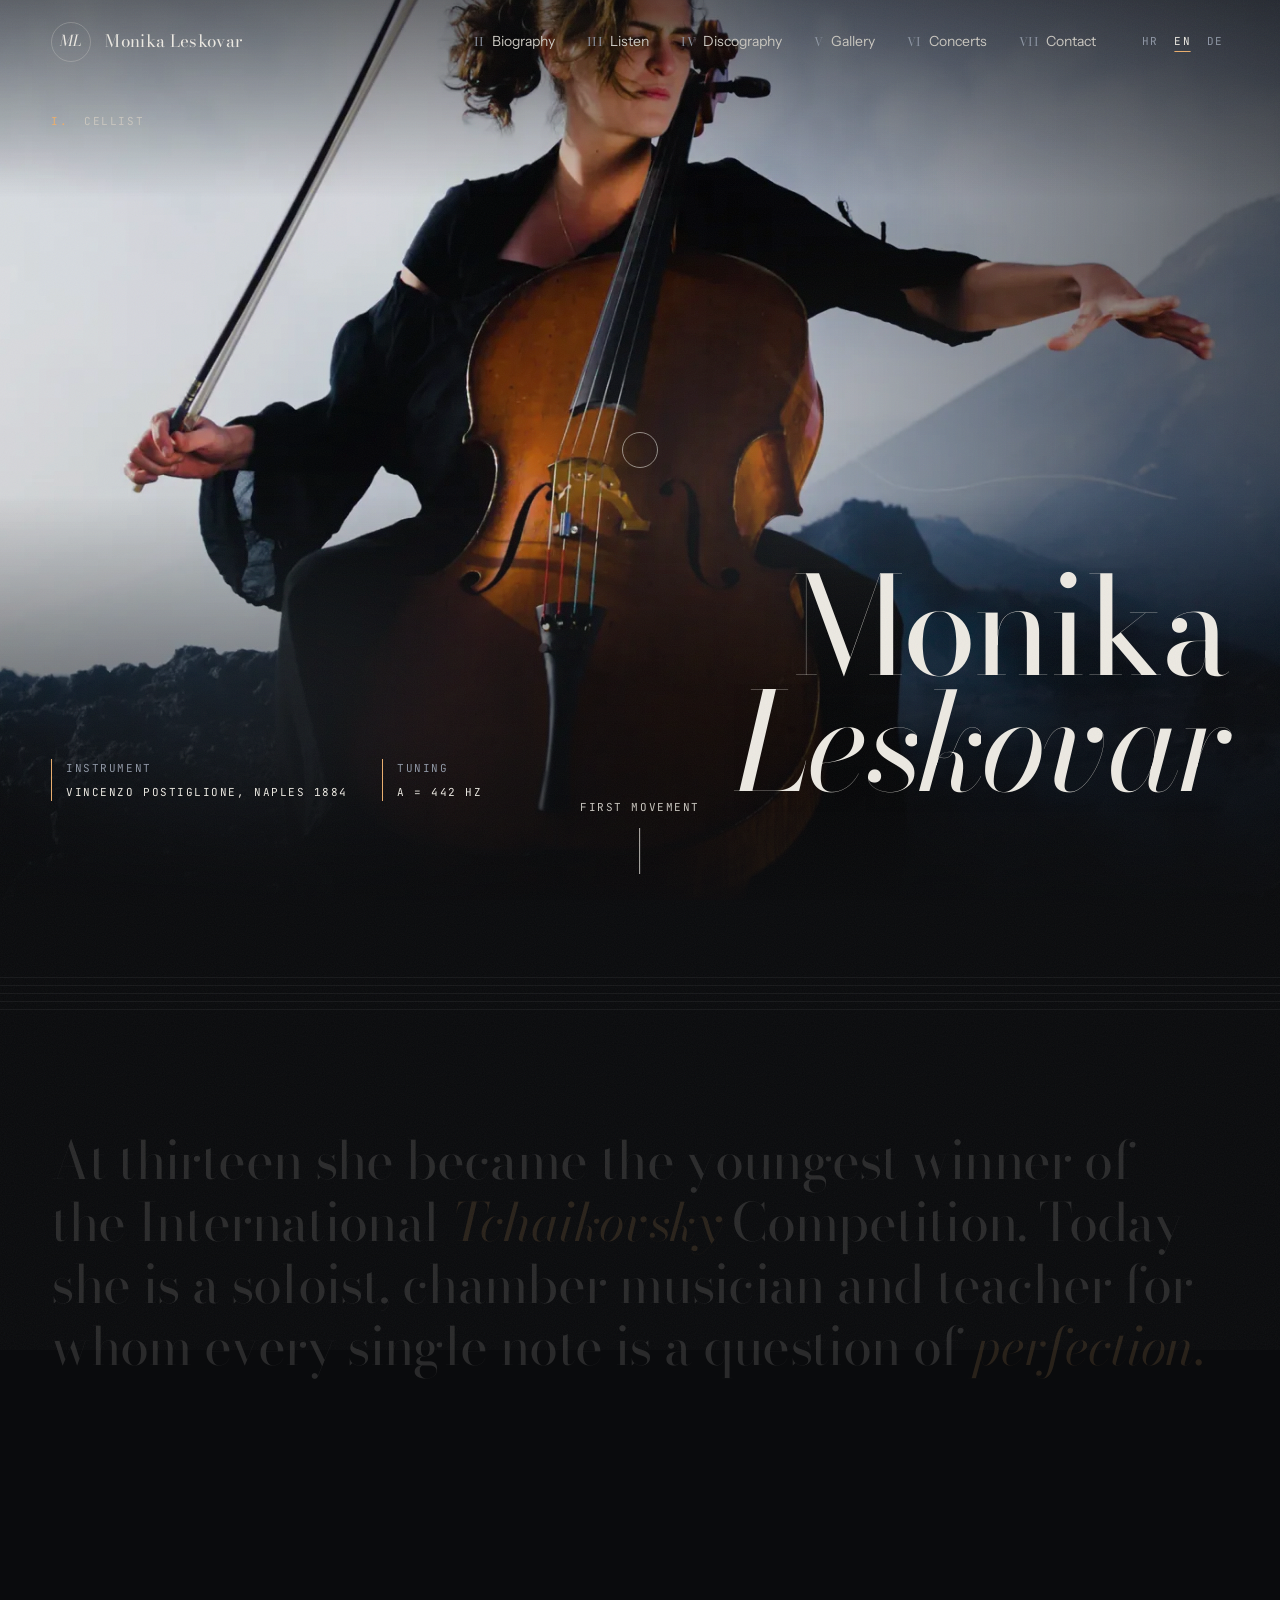
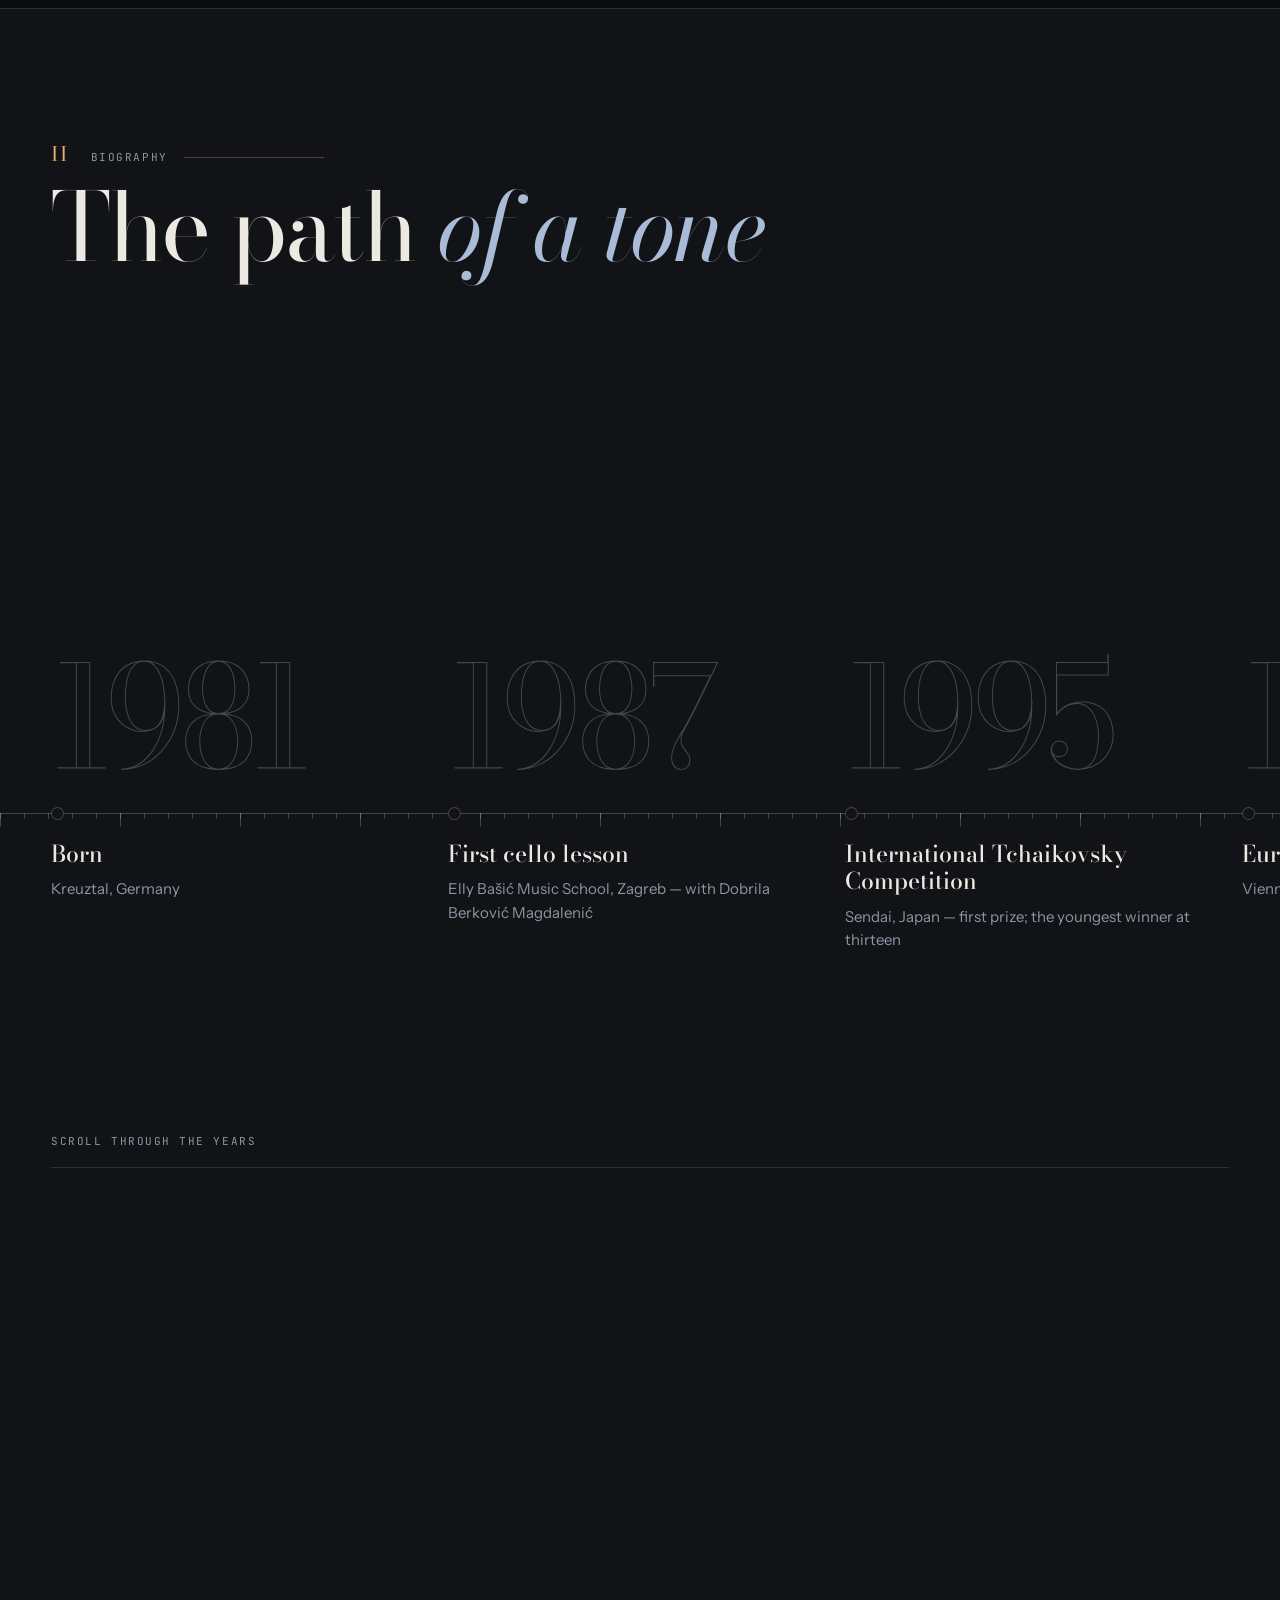
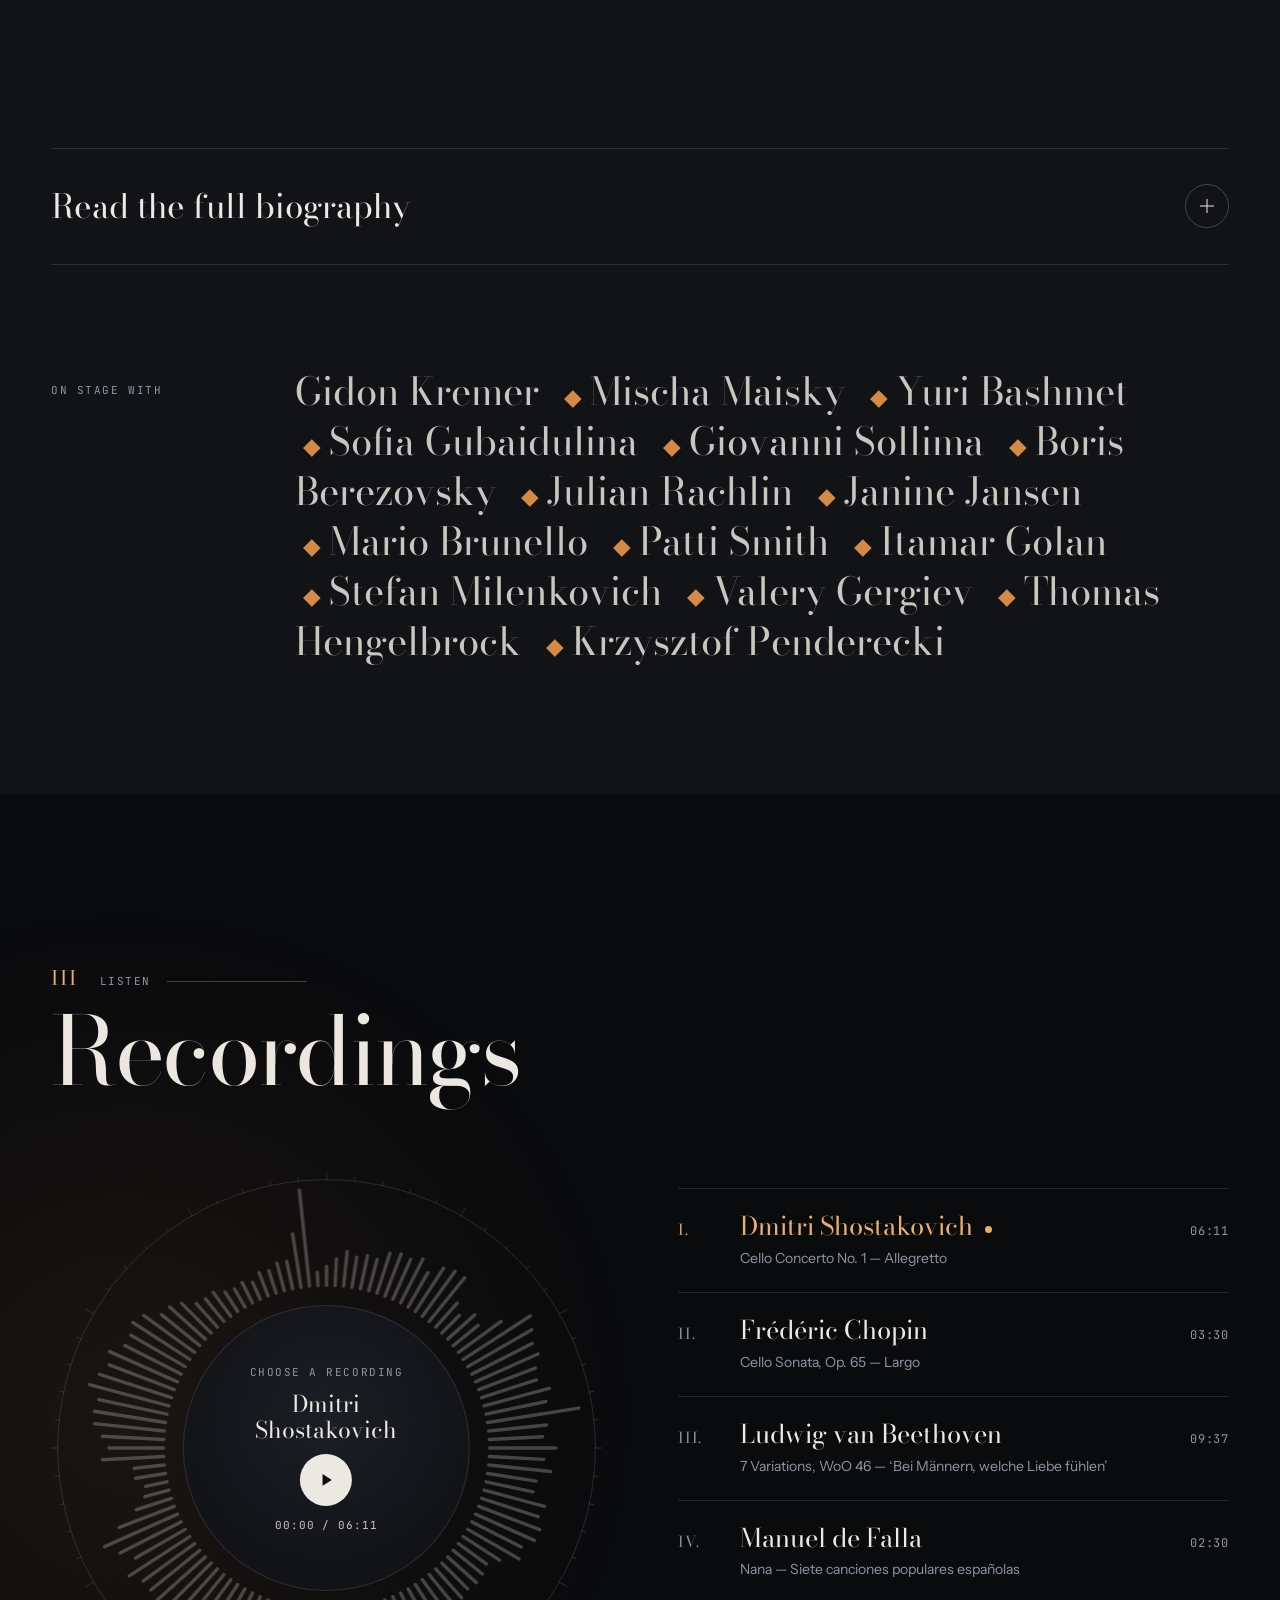
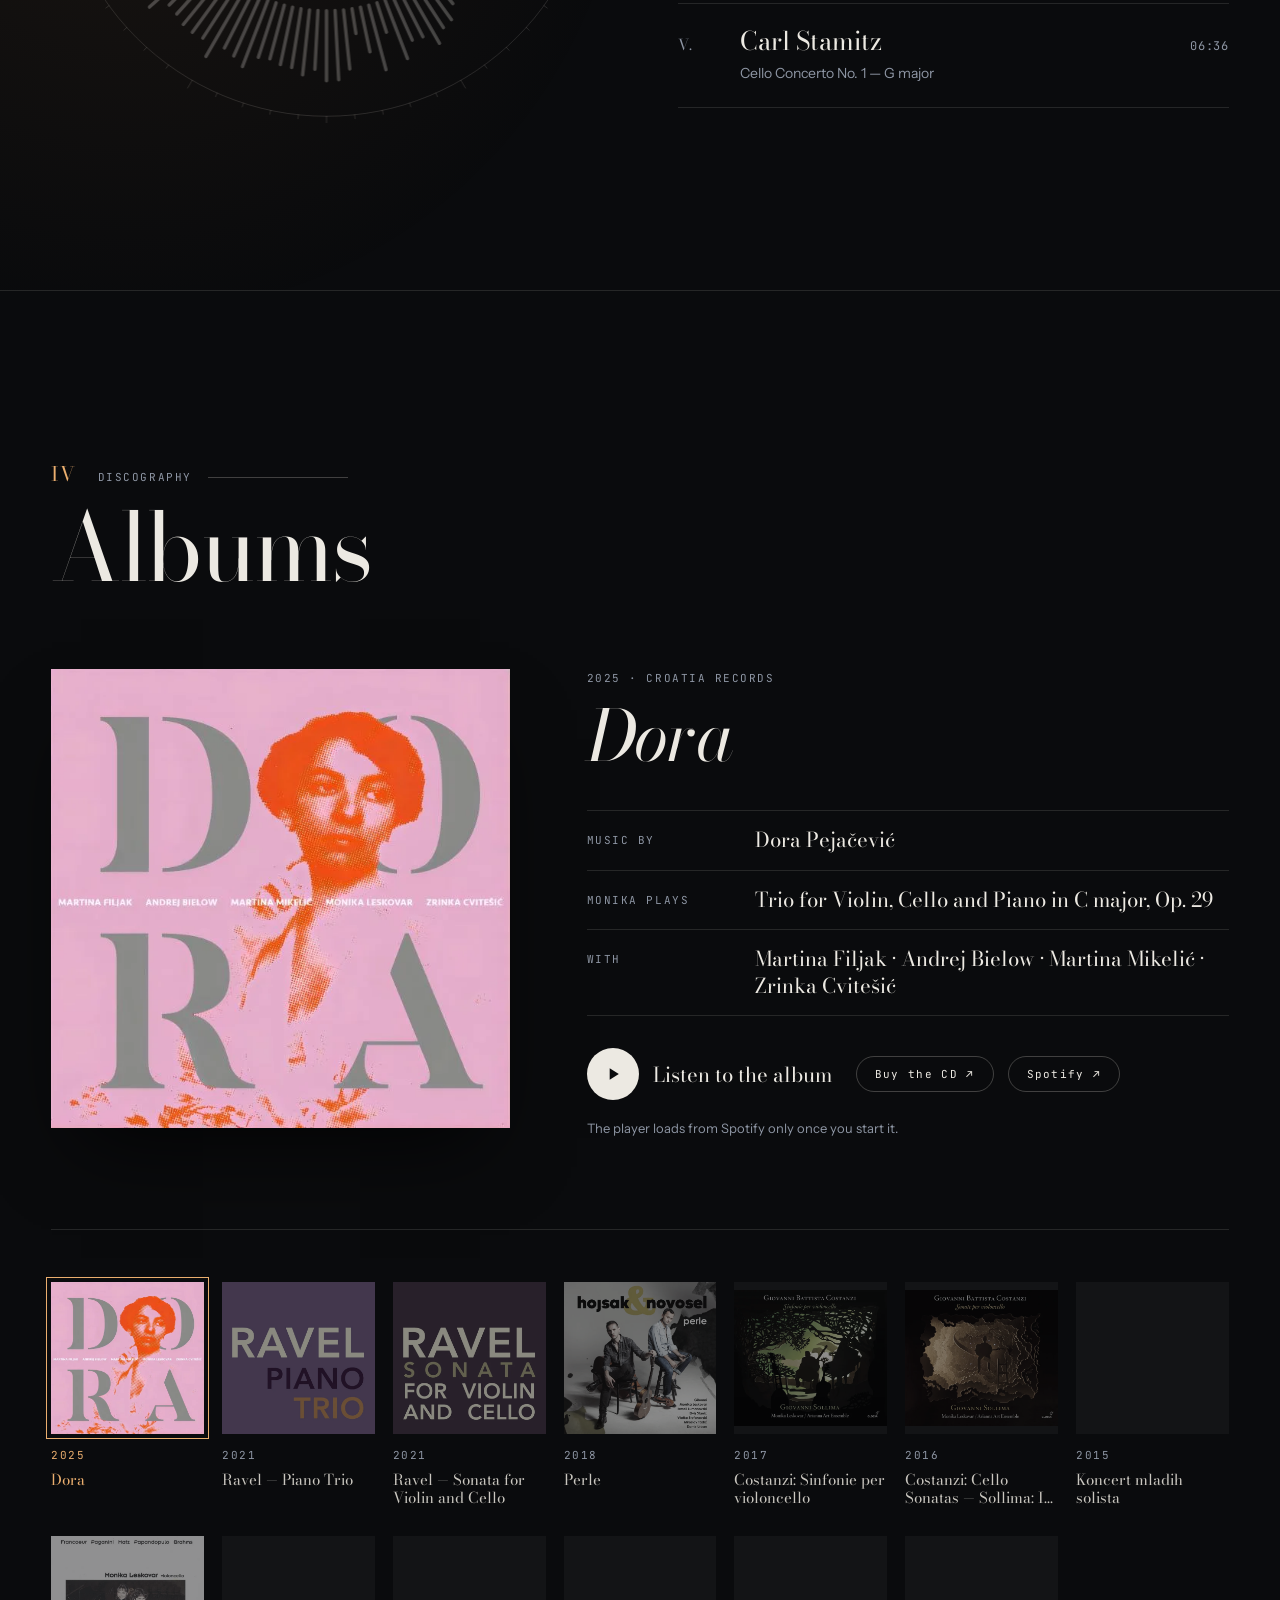
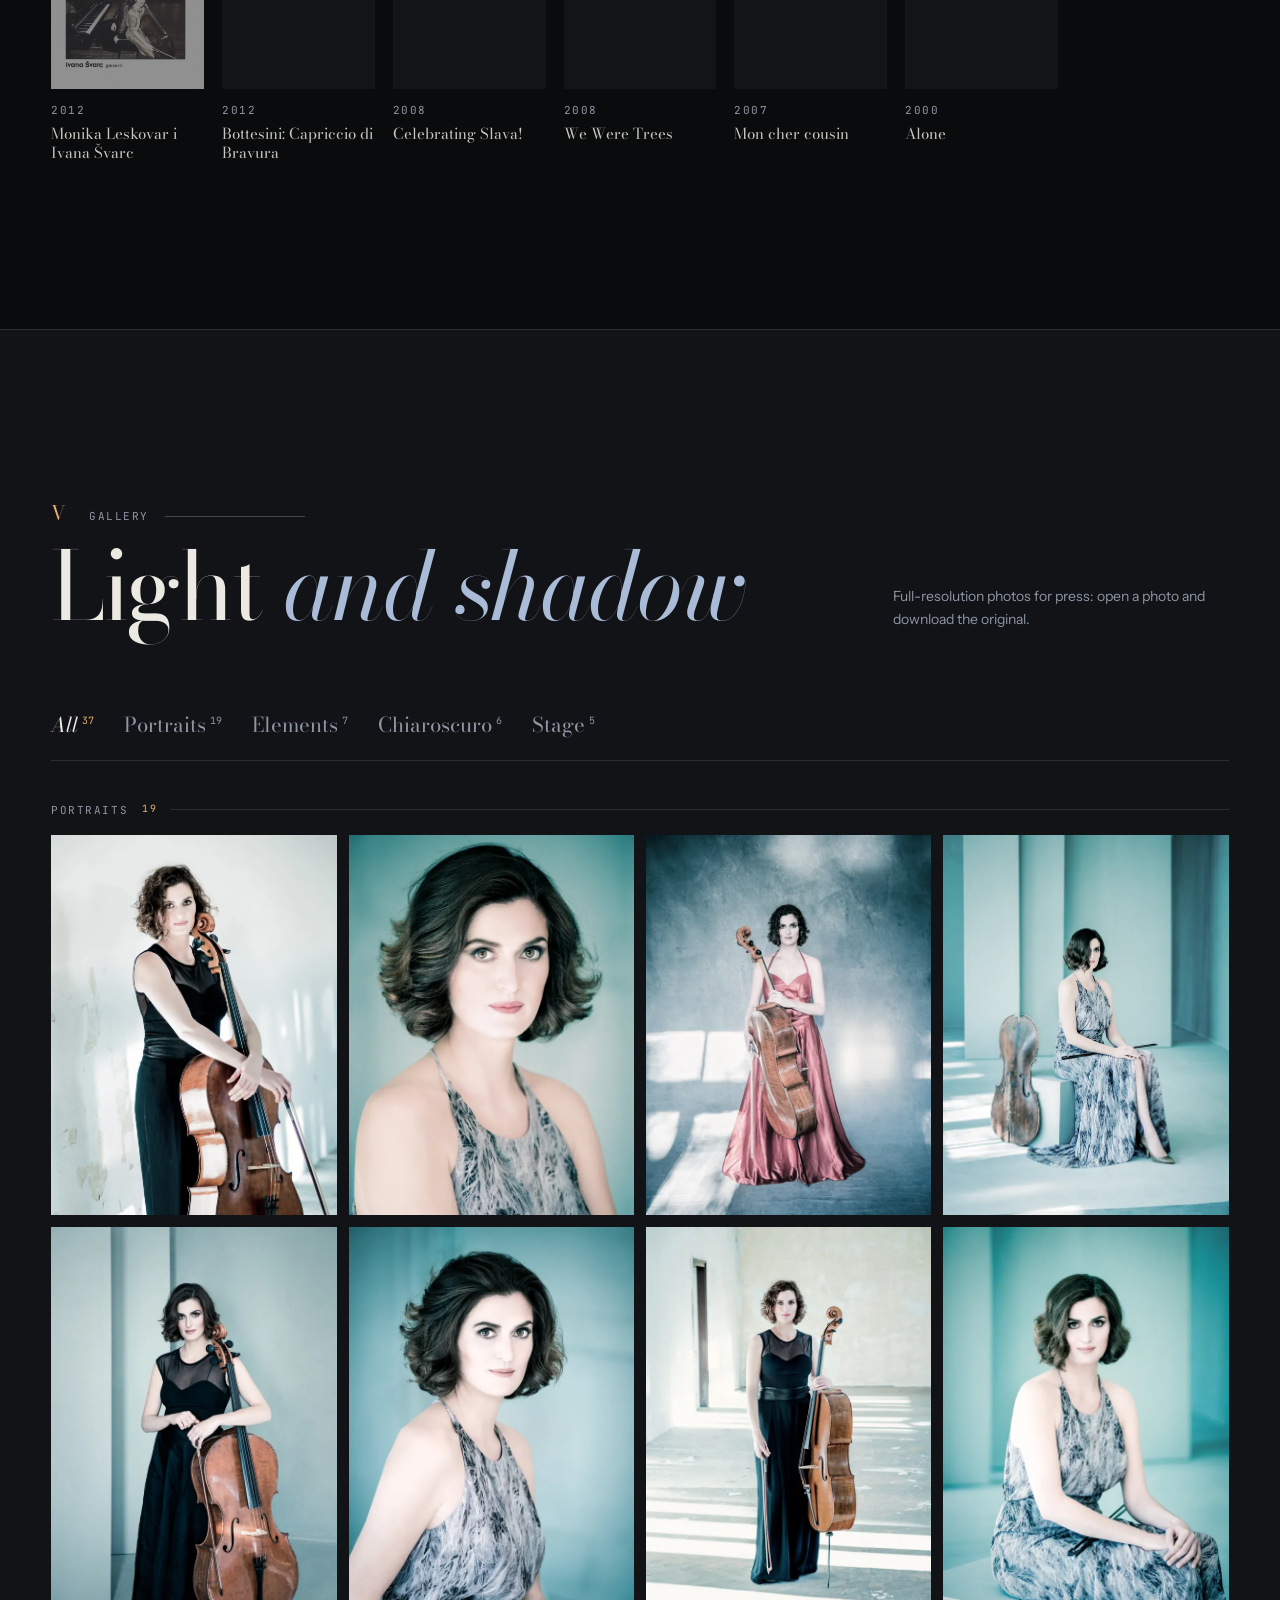
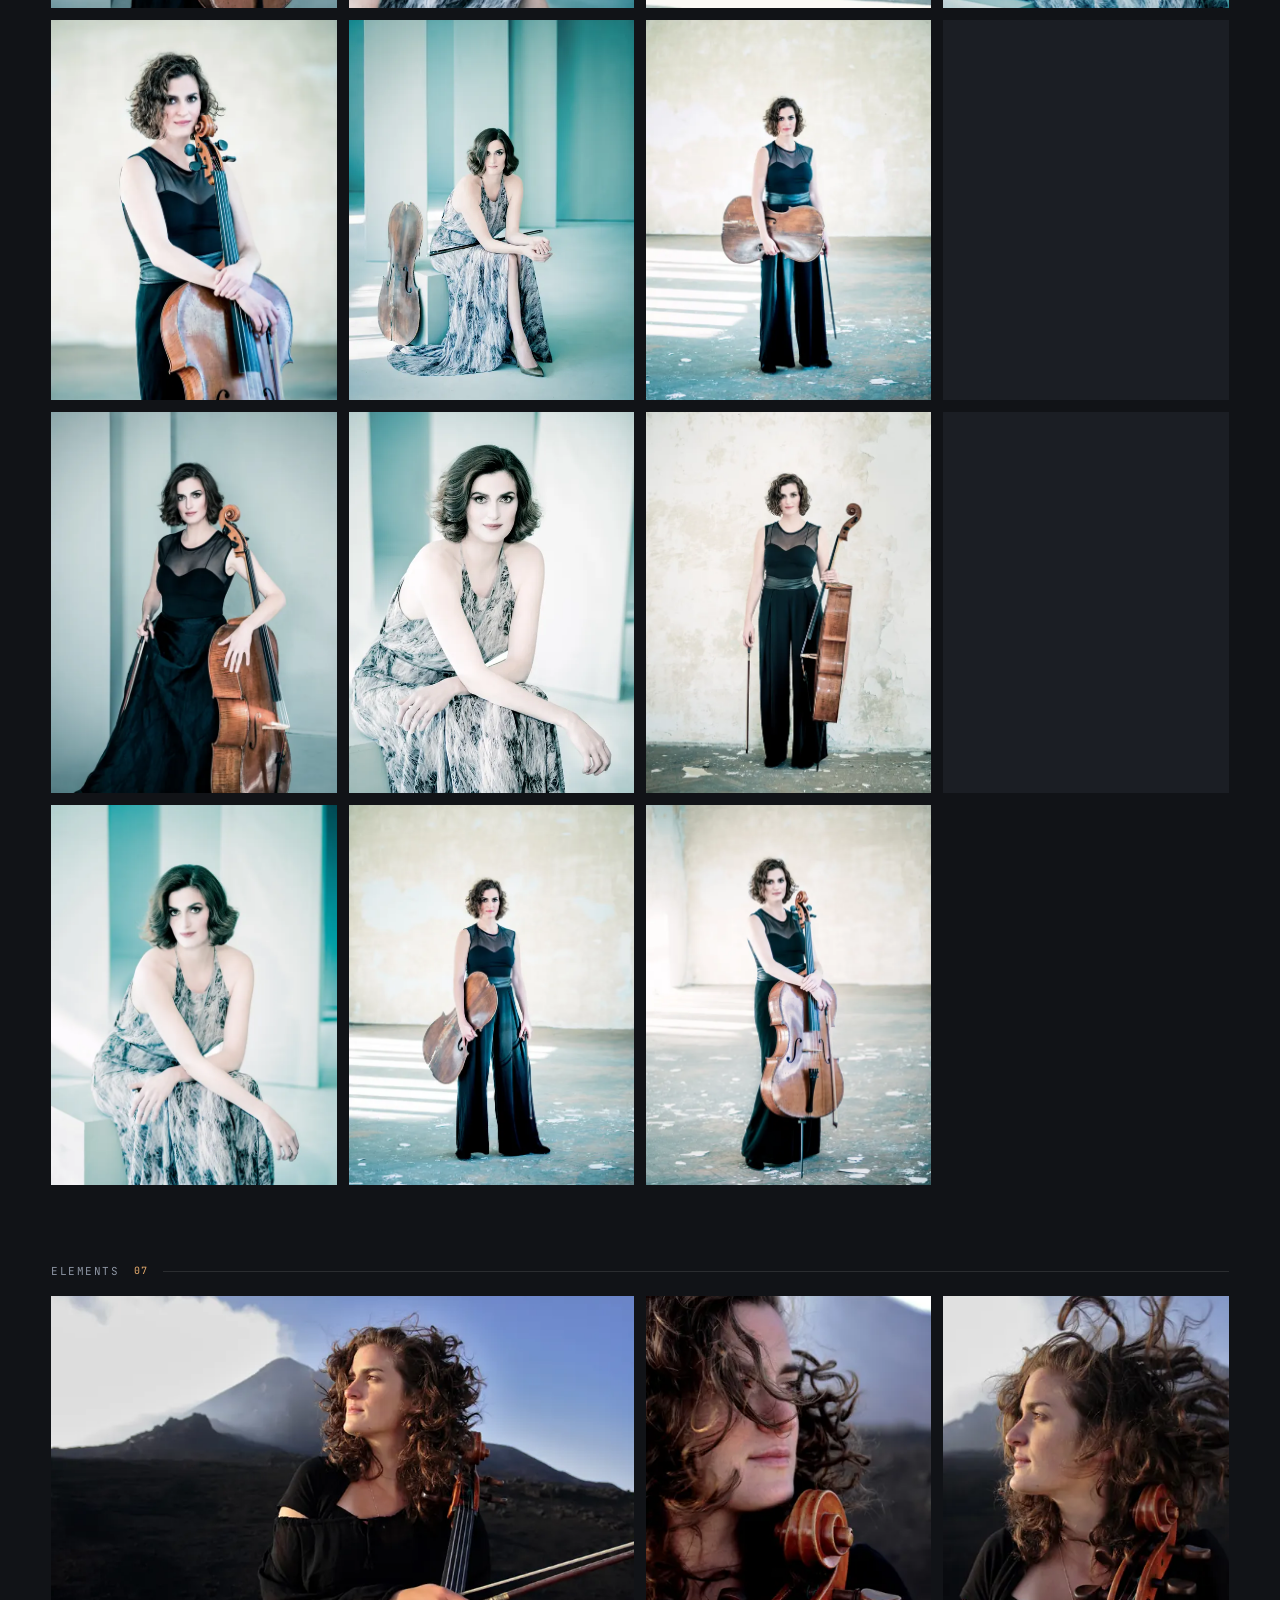
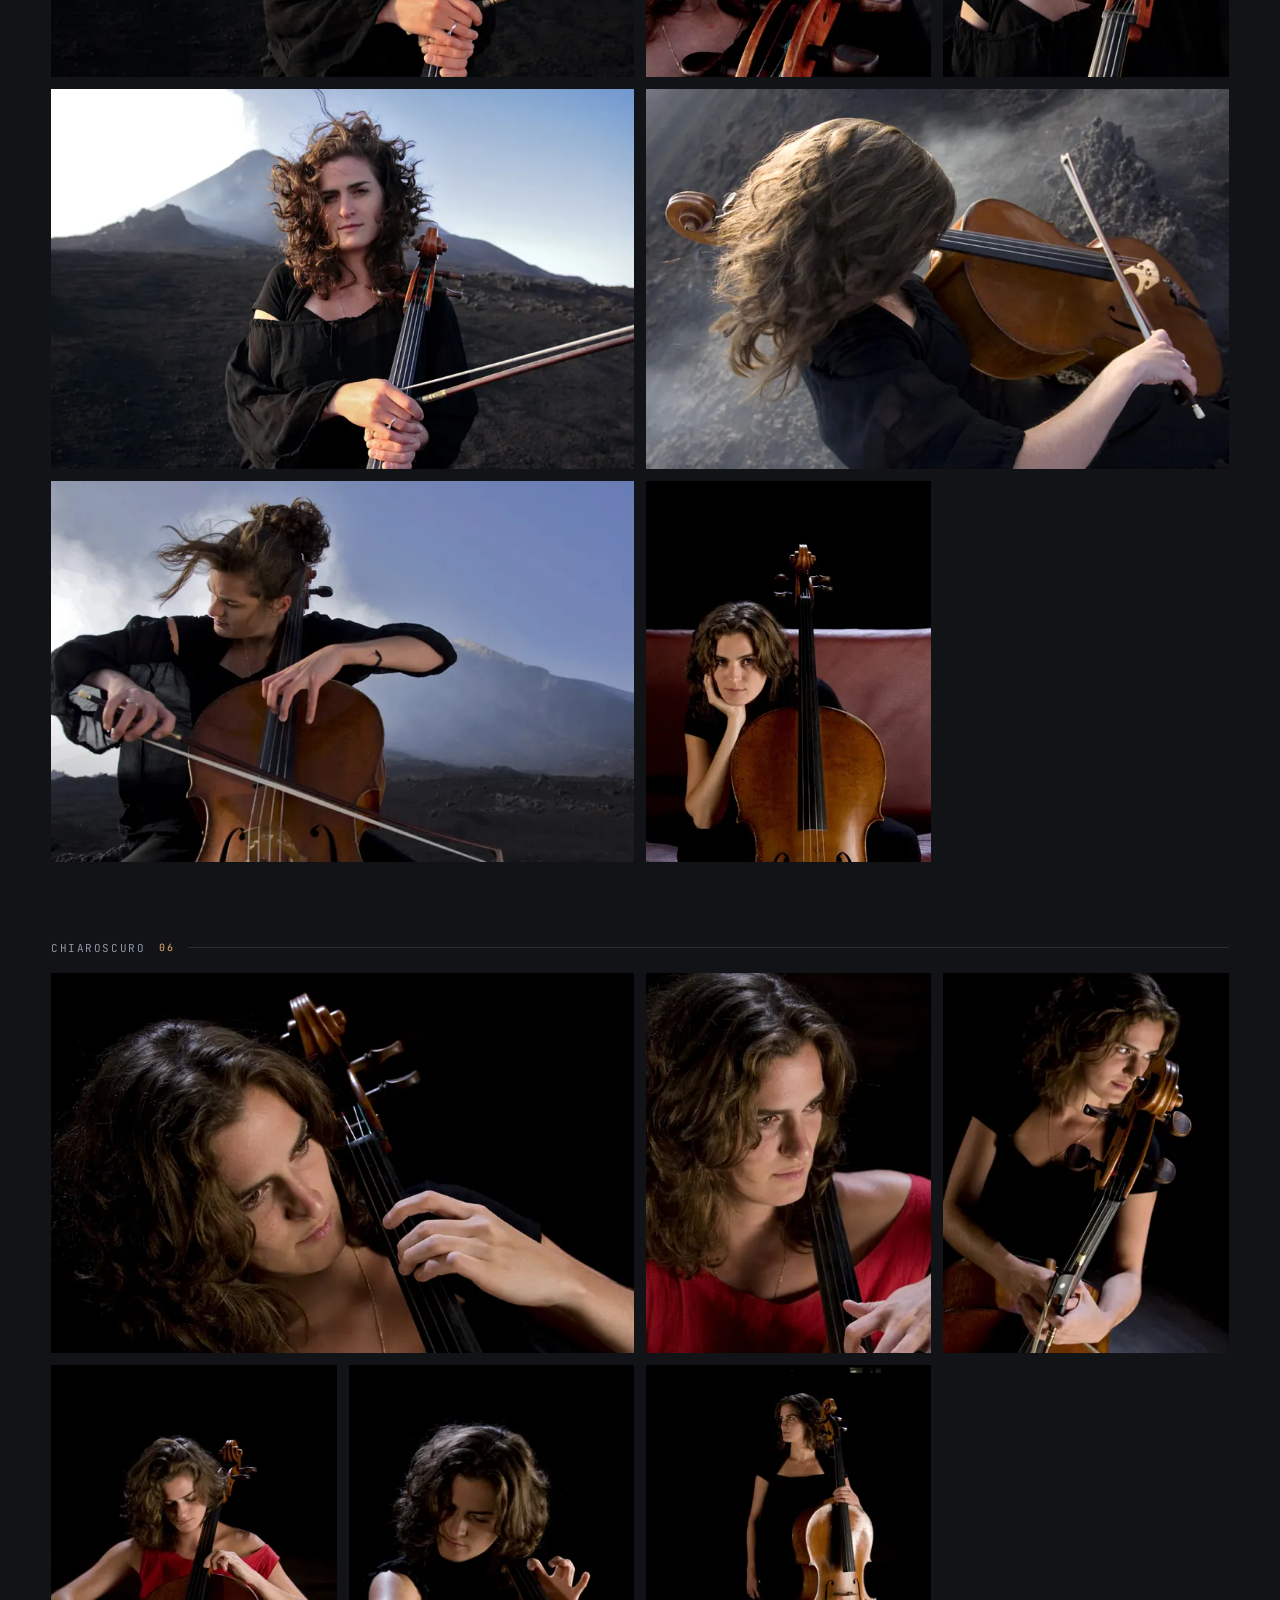
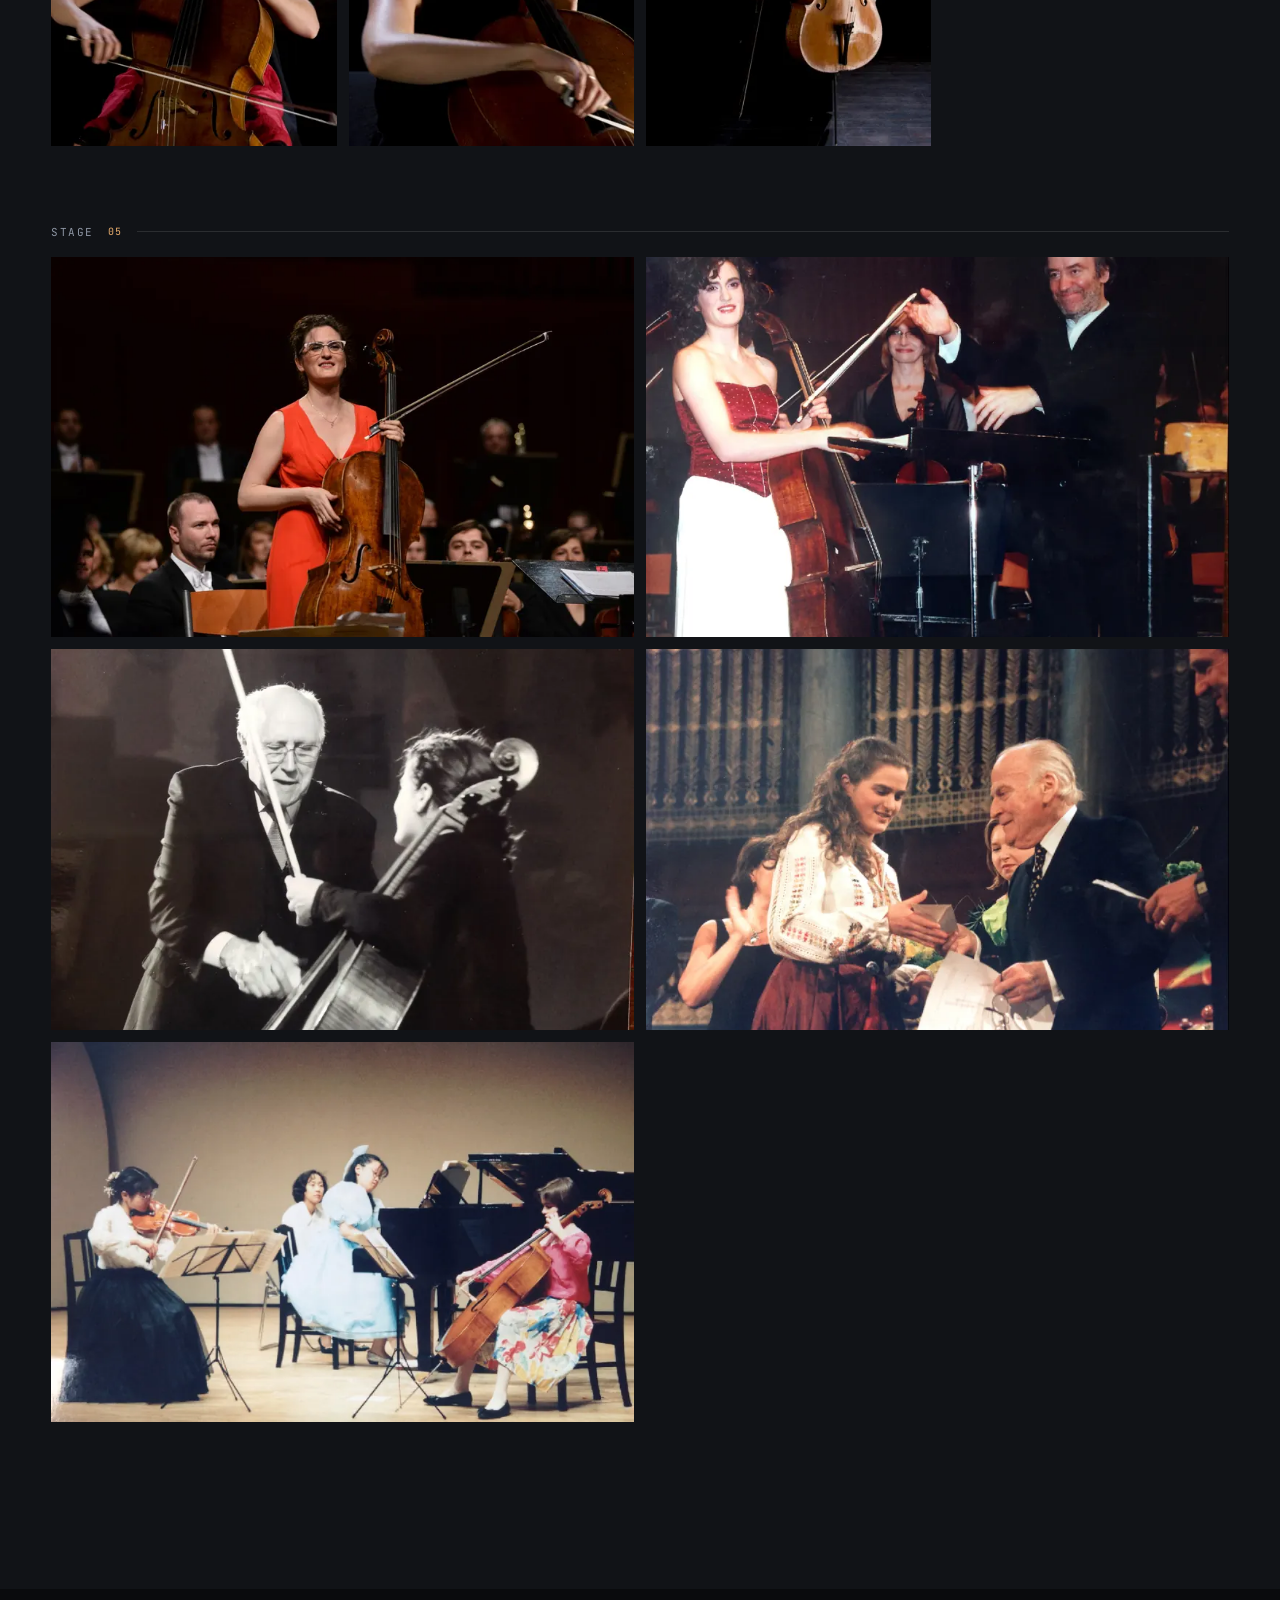
<file: verzija2/en/index.html>
<!DOCTYPE html>
<html lang="en">
<head>
  <meta charset="UTF-8">
  <meta name="viewport" content="width=device-width, initial-scale=1, viewport-fit=cover">
  <title>Monika Leskovar — Cellist</title>
  <meta name="description" content="Monika Leskovar, Croatian cellist. Youngest winner of the International Tchaikovsky Competition, former principal cellist of the Münchner Philharmoniker, professor at the Academy of Music in Zagreb. Biography, recordings, gallery and concerts.">
  <meta name="theme-color" content="#0a0b0d">
  <link rel="canonical" href="https://www.monikaleskovar.com/en/">
  <link rel="alternate" hreflang="hr" href="https://www.monikaleskovar.com/">
  <link rel="alternate" hreflang="en" href="https://www.monikaleskovar.com/en/">
  <link rel="alternate" hreflang="de" href="https://www.monikaleskovar.com/de/">
  <link rel="alternate" hreflang="x-default" href="https://www.monikaleskovar.com/en/">
  <link rel="icon" href="../assets/favicon.svg" type="image/svg+xml">

  <meta property="og:type" content="website">
  <meta property="og:site_name" content="Monika Leskovar">
  <meta property="og:url" content="https://www.monikaleskovar.com/en/">
  <meta property="og:locale" content="en_GB">
  <meta property="og:title" content="Monika Leskovar — Cellist">
  <meta property="og:description" content="Monika Leskovar, Croatian cellist. Youngest winner of the International Tchaikovsky Competition, former principal cellist of the Münchner Philharmoniker, professor at the Academy of Music in Zagreb. Biography, recordings, gallery and concerts.">
  <meta property="og:image" content="https://www.monikaleskovar.com/assets/og.jpg">
  <meta property="og:image:width" content="1200">
  <meta property="og:image:height" content="630">
  <meta property="og:image:alt" content="Monika Leskovar playing the cello on volcanic ground, a smoking volcano behind her">
  <meta name="twitter:card" content="summary_large_image">

  <link rel="preconnect" href="https://fonts.googleapis.com">
  <link rel="preconnect" href="https://fonts.gstatic.com" crossorigin>
  <link href="https://fonts.googleapis.com/css2?family=Bodoni+Moda:ital,opsz,wght@0,6..96,400..700;1,6..96,400..600&family=Instrument+Sans:wght@400;500;600&family=JetBrains+Mono:wght@400;500&display=swap" rel="stylesheet">
  <link rel="preload" as="image" href="../assets/hero/hero.webp" media="(min-width: 1301px)">
  <link rel="preload" as="image" href="../assets/hero/hero-md.webp" media="(min-width: 701px) and (max-width: 1300px)">
  <link rel="preload" as="image" href="../assets/hero/hero-portrait.webp" media="(max-width: 700px)">
  <link rel="stylesheet" href="../css/style.css">

  <script type="application/ld+json">{
  "@context": "https://schema.org",
  "@type": "Person",
  "name": "Monika Leskovar",
  "jobTitle": "Cellist",
  "description": "Monika Leskovar, Croatian cellist. Youngest winner of the International Tchaikovsky Competition, former principal cellist of the Münchner Philharmoniker, professor at the Academy of Music in Zagreb. Biography, recordings, gallery and concerts.",
  "nationality": {
    "@type": "Country",
    "name": "Croatia"
  },
  "birthDate": "1981-03-15",
  "birthPlace": {
    "@type": "Place",
    "name": "Kreuztal, Germany"
  },
  "url": "https://www.monikaleskovar.com/en/",
  "image": "https://www.monikaleskovar.com/assets/og.jpg",
  "email": "mailto:info@monikaleskovar.com",
  "alumniOf": {
    "@type": "CollegeOrUniversity",
    "name": "Hochschule für Musik Hanns Eisler Berlin"
  },
  "worksFor": {
    "@type": "CollegeOrUniversity",
    "name": "Academy of Music, University of Zagreb"
  },
  "award": [
    "International Tchaikovsky Competition for Young Musicians, 1st prize (1995)",
    "ARD International Music Competition (2001)"
  ],
  "sameAs": [
    "https://www.instagram.com/monikaleskovarcello",
    "https://www.facebook.com/monika.leskovar.5"
  ]
}</script>
  <script>
    (function () {
      var d = document.documentElement, home = false;
      d.classList.add("js");
      try {
        if (sessionStorage.getItem("intro") === "1" || matchMedia("(prefers-reduced-motion: reduce)").matches) d.classList.add("no-intro");
        // Returning visitor who chose a language earlier: send them there once per visit (only from the home URL).
        var saved = localStorage.getItem("lang");
        if (home && saved && saved !== "hr" && !sessionStorage.getItem("langRoute")) {
          sessionStorage.setItem("langRoute", "1");
          location.replace(saved + "/" + (location.protocol === "file:" ? "index.html" : "") + location.hash);
        }
        sessionStorage.setItem("langRoute", "1");
      } catch (e) {}
    })();
  </script>
</head>
<body>
  <a class="skip" href="#statement">Skip to content</a>

  <!-- ===== Intro: one bow stroke ===== -->
  <div class="intro" id="intro" aria-hidden="true">
    <div class="intro__inner">
      <span class="mono intro__label">Tuning</span>
      <span class="intro__hz mono">A = <b id="hz">415</b> Hz</span>
      <span class="intro__bow"><i></i></span>
    </div>
  </div>

  <!-- ===== Header ===== -->
  <header class="head" id="head">
    <a class="head__mark" href="#top" aria-label="Monika Leskovar">
      <span class="head__mono">ML</span>
      <span class="head__name">Monika Leskovar</span>
    </a>
    <nav class="head__nav" aria-label="Main menu">
      <a href="#bio"><i>II</i><span>Biography</span></a>
      <a href="#audio"><i>III</i><span>Listen</span></a>
      <a href="#disco"><i>IV</i><span>Discography</span></a>
      <a href="#gallery"><i>V</i><span>Gallery</span></a>
      <a href="#concerts"><i>VI</i><span>Concerts</span></a>
      <a href="#coda"><i>VII</i><span>Contact</span></a>
    </nav>
    <nav class="head__lang" aria-label="Language"><a href="../" hreflang="hr" lang="hr" data-lang="hr">HR</a><a href="../en/" hreflang="en" lang="en" data-lang="en" aria-current="page" class="on">EN</a><a href="../de/" hreflang="de" lang="de" data-lang="de">DE</a></nav>
    <button class="head__menu" id="menuBtn" aria-expanded="false" aria-controls="programme">
      <span class="mono">Programme</span><span class="head__lines"><b></b><b></b></span>
    </button>
  </header>

  <!-- ===== Programme (menu) ===== -->
  <div class="programme" id="programme" aria-hidden="true">
    <div class="programme__inner">
      <p class="mono programme__cap">Monika Leskovar — Cellist</p>
      <ol class="programme__list">
        <li><a href="#top"><i>I</i><span>Prelude</span></a></li>
        <li><a href="#bio"><i>II</i><span>Biography</span></a></li>
        <li><a href="#audio"><i>III</i><span>Listen</span></a></li>
        <li><a href="#disco"><i>IV</i><span>Discography</span></a></li>
        <li><a href="#gallery"><i>V</i><span>Gallery</span></a></li>
        <li><a href="#concerts"><i>VI</i><span>Concerts</span></a></li>
        <li><a href="#coda"><i>VII</i><span>Contact</span></a></li>
      </ol>
      <div class="programme__foot">
        <nav class="programme__lang" aria-label="Language"><a href="../" hreflang="hr" lang="hr" data-lang="hr">Hrvatski</a><a href="../en/" hreflang="en" lang="en" data-lang="en" aria-current="page" class="on">English</a><a href="../de/" hreflang="de" lang="de" data-lang="de">Deutsch</a></nav>
        <button class="mono tune-link" data-tuner aria-label="Open the cello tuner">Tuning · A = <b data-tuner-a>442</b> Hz</button>
        <a class="mono" href="mailto:info@monikaleskovar.com">info@monikaleskovar.com</a>
      </div>
    </div>
  </div>

  <!-- Gentle offer of another language (shown by JS only on the Croatian page) -->
  <aside class="langnote" id="langnote" hidden>
    <a id="langnoteLink" href="#"></a>
    <button id="langnoteClose" aria-label="×">✕</button>
  </aside>

  <main>
    <!-- ===== I. Hero ===== -->
    <section class="hero" id="top">
      <div class="hero__media" id="heroMedia">
        <picture>
          <source media="(max-width: 700px)" srcset="../assets/hero/hero-portrait.webp">
          <source media="(max-width: 1300px)" srcset="../assets/hero/hero-md.webp">
          <img src="../assets/hero/hero.webp" alt="Monika Leskovar playing the cello on volcanic ground, a smoking volcano behind her" width="2400" height="1598" fetchpriority="high">
        </picture>
        <div class="hero__mist" aria-hidden="true"><span></span><span></span></div>
      </div>
      <div class="hero__shade" aria-hidden="true"></div>

      <div class="hero__meta mono">
        <span class="hero__index">I.</span>
        <span>Cellist</span>
      </div>

      <h1 class="hero__name">
        <span class="hero__word" data-split>Monika</span>
        <span class="hero__word hero__word--it" data-split>Leskovar</span>
        <span class="sr">— Cellist</span>
      </h1>

      <dl class="hero__facts mono">
        <div><dt>Instrument</dt><dd>Vincenzo Postiglione, Naples 1884</dd></div>
        <div class="hero__tune"><dt>Tuning</dt><dd><button class="tune-link" data-tuner aria-label="Open the cello tuner">A = <b data-tuner-a>442</b> Hz</button></dd></div>
      </dl>

      <a class="hero__scroll mono" href="#statement">
        <span>First movement</span>
        <i aria-hidden="true"></i>
      </a>
    </section>

    <!-- ===== Statement ===== -->
    <section class="statement" id="statement">
      <div class="staff" aria-hidden="true"><i></i><i></i><i></i><i></i><i></i></div>
      <p class="statement__text" id="statementText"><span class="w">At</span> <span class="w">thirteen</span> <span class="w">she</span> <span class="w">became</span> <span class="w">the</span> <span class="w">youngest</span> <span class="w">winner</span> <span class="w">of</span> <span class="w">the</span> <span class="w">International</span> <span class="w em">Tchaikovsky</span> <span class="w">Competition.</span> <span class="w">Today</span> <span class="w">she</span> <span class="w">is</span> <span class="w">a</span> <span class="w">soloist,</span> <span class="w">chamber</span> <span class="w">musician</span> <span class="w">and</span> <span class="w">teacher</span> <span class="w">for</span> <span class="w">whom</span> <span class="w">every</span> <span class="w">single</span> <span class="w">note</span> <span class="w">is</span> <span class="w">a</span> <span class="w">question</span> <span class="w">of</span> <span class="w em">perfection.</span></p>
    </section>

    <!-- ===== II. Biography ===== -->
    <section class="bio" id="bio">
      <div class="wrap">
        <header class="shead">
          <span class="shead__num">II</span>
          <span class="mono shead__label">Biography</span>
          <h2 class="shead__title">The path <em>of a tone</em></h2>
        </header>
      </div>

      <div class="timeline" id="timeline">
        <div class="timeline__sticky">
          <ol class="timeline__track" id="timelineTrack">
            <li class="tl">
              <span class="tl__year">1981</span><span class="tl__dot" aria-hidden="true"></span>
              <h3>Born</h3><p>Kreuztal, Germany</p>
            </li>
            <li class="tl">
              <span class="tl__year">1987</span><span class="tl__dot" aria-hidden="true"></span>
              <h3>First cello lesson</h3><p>Elly Bašić Music School, Zagreb — with Dobrila Berković Magdalenić</p>
            </li>
            <li class="tl peak">
              <span class="tl__year">1995</span><span class="tl__dot" aria-hidden="true"></span>
              <h3>International Tchaikovsky Competition</h3><p>Sendai, Japan — first prize; the youngest winner at thirteen</p>
            </li>
            <li class="tl">
              <span class="tl__year">1998</span><span class="tl__dot" aria-hidden="true"></span>
              <h3>Eurovision Young Musicians</h3><p>Vienna — first Croatian finalist</p>
            </li>
            <li class="tl">
              <span class="tl__year">1999</span><span class="tl__dot" aria-hidden="true"></span>
              <h3>Roberto Caruana Competition</h3><p>Milan — winner</p>
            </li>
            <li class="tl">
              <span class="tl__year">2001</span><span class="tl__dot" aria-hidden="true"></span>
              <h3>ARD Competition</h3><p>Munich — prize and audience prize</p>
            </li>
            <li class="tl">
              <span class="tl__year">2003</span><span class="tl__dot" aria-hidden="true"></span>
              <h3>Adam International Cello Competition</h3><p>New Zealand — winner</p>
            </li>
            <li class="tl">
              <span class="tl__year">2006</span><span class="tl__dot" aria-hidden="true"></span>
              <h3>Assistant to David Geringas</h3><p>Hochschule für Musik Hanns Eisler, Berlin</p>
            </li>
            <li class="tl">
              <span class="tl__year">2010</span><span class="tl__dot" aria-hidden="true"></span>
              <h3>Principal cellist</h3><p>Münchner Philharmoniker, season 2010/2011</p>
            </li>
            <li class="tl">
              <span class="tl__year">2012</span><span class="tl__dot" aria-hidden="true"></span>
              <h3>Professor</h3><p>Conservatorio della Svizzera italiana, Lugano</p>
            </li>
            <li class="tl">
              <span class="tl__year">2017</span><span class="tl__dot" aria-hidden="true"></span>
              <h3>Assistant professor</h3><p>Academy of Music, University of Zagreb</p>
            </li>
          </ol>
          <div class="timeline__bar"><span id="timelineProgress"></span></div>
          <p class="timeline__hint mono">Scroll through the years</p>
        </div>
      </div>

      <div class="wrap">
        <div class="bio__more">
          <button class="bio__toggle" id="bioToggle" aria-expanded="false" aria-controls="bioFull">
            <span class="bio__toggle-label">Read the full biography</span>
            <span class="bio__plus" aria-hidden="true"></span>
          </button>
          <!-- full text stays in the HTML (readable by search engines), folded until opened -->
          <div class="bio__full" id="bioFull">
            <div class="bio__cols">
              <p>The Croatian cellist Monika Leskovar (Kreuztal, Germany, 15 March 1981) started to play the violoncello at the age of six in the class of Dobrila Berković Magdalenić at the Elly Bašić Music School in Zagreb. Aged 13 she gained public attention having won the first prize at the International Tchaikovsky Competition in Sendai, Japan in 1995.</p>
              <p>In Zagreb she was also a student of Valter Dešpalj before continuing her studies in Germany, where she got her diploma and finished postgraduate studies in the class of David Geringas at the Hochschule für Musik Hanns Eisler in Berlin. In 2006 she became his assistant at the same school. Monika Leskovar attended master classes given by Mstislav Rostropovich and Bernard Greenhouse. She was the winner at many international competitions such as the ARD in Munich (2001), Mstislav Rostropovich in Paris, Roberto Caruana in Milan (1999) and Adam in New Zealand (2003). She was the first Croatian representative at the Eurovision Competition for Young Musicians and was a finalist at the concert in Vienna in 1998.</p>
              <p>Having gained a notable reputation, Monika Leskovar has given numerous concerts in Japan, Belgium, France, Germany, Denmark, Hungary, Great Britain, New Zealand and Australia. As a soloist she has performed with important orchestras such as the Symphonieorchester des Bayerischen Rundfunks, Moscow Philharmonic Orchestra, Sendai Philharmonic Orchestra, Slovenian Philharmonic Orchestra, St. Petersburg Symphony Orchestra, Zagreb Philharmonic Orchestra, Philharmonie Essen, Prague Chamber Orchestra, Latvian Chamber Orchestra, Kremerata Baltica, Zagreb Soloists and others, conducted by Valery Gergiev, Thomas Hengelbrock, Krzysztof Penderecki and many other renowned maestros.</p>
              <p>A frequent guest of festivals worldwide, Monika Leskovar has performed at the Manchester International Cello Festival, Kronberg Academy Festival, Rostropovich Festival, Festival Casals, Dubrovnik Summer Festival, Schleswig-Holstein Musik Festival, Mozartfest Würzburg and other important music festivals. As a chamber musician she has had numerous very successful collaborations with artists of international standing, including Giovanni Sollima, Ivana Švarc Grenda, Boris Berezovsky, Sofia Gubaidulina, Yuri Bashmet, Julian Rachlin, Stefan Milenkovich, Mischa Maisky, Itamar Golan, Gidon Kremer, Mario Brunello, Patti Smith, Janine Jansen and others.</p>
              <p>During the 2010/2011 season Monika Leskovar was principal cellist of the Münchner Philharmoniker. From 2012 she taught at the Conservatorio della Svizzera italiana in Lugano, and since 2017 she has held the post of assistant professor at the Academy of Music of the University of Zagreb. She plays a violoncello by the Neapolitan master Vincenzo Postiglione from 1884, which was given to her use by the City of Zagreb and the Zagreb Philharmonic Orchestra.</p>
            </div>
            <div class="bio__docs">
              <span class="mono">Download</span>
              <a class="pill" href="../assets/docs/monika_leskovar_biography.pdf" download>PDF</a>
              <a class="pill" href="../assets/docs/monika_leskovar_biography.docx" download>DOCX</a>
            </div>
          </div>
        </div>

        <div class="with">
          <h3 class="mono with__label">On stage with</h3>
          <p class="with__names"><a href="https://gidonkremer.net/" target="_blank" rel="noopener">Gidon Kremer</a><b aria-hidden="true">◆</b><a href="https://en.wikipedia.org/wiki/Mischa_Maisky" target="_blank" rel="noopener">Mischa Maisky</a><b aria-hidden="true">◆</b><a href="https://en.wikipedia.org/wiki/Yuri_Bashmet" target="_blank" rel="noopener">Yuri Bashmet</a><b aria-hidden="true">◆</b><a href="https://www.boosey.com/composer/sofia+gubaidulina" target="_blank" rel="noopener">Sofia Gubaidulina</a><b aria-hidden="true">◆</b><a href="https://www.giovannisollima.com/" target="_blank" rel="noopener">Giovanni Sollima</a><b aria-hidden="true">◆</b><a href="https://en.wikipedia.org/wiki/Boris_Berezovsky_(pianist)" target="_blank" rel="noopener">Boris Berezovsky</a><b aria-hidden="true">◆</b><a href="https://julianrachlin.com/" target="_blank" rel="noopener">Julian Rachlin</a><b aria-hidden="true">◆</b><a href="https://www.janinejansen.com/" target="_blank" rel="noopener">Janine Jansen</a><b aria-hidden="true">◆</b><a href="https://en.wikipedia.org/wiki/Mario_Brunello" target="_blank" rel="noopener">Mario Brunello</a><b aria-hidden="true">◆</b><a href="https://www.pattismith.net/" target="_blank" rel="noopener">Patti Smith</a><b aria-hidden="true">◆</b><a href="https://en.wikipedia.org/wiki/Itamar_Golan" target="_blank" rel="noopener">Itamar Golan</a><b aria-hidden="true">◆</b><a href="https://www.stefanmilenkovich.com/" target="_blank" rel="noopener">Stefan Milenkovich</a><b aria-hidden="true">◆</b><a href="https://en.wikipedia.org/wiki/Valery_Gergiev" target="_blank" rel="noopener">Valery Gergiev</a><b aria-hidden="true">◆</b><a href="https://www.thomas-hengelbrock.com/" target="_blank" rel="noopener">Thomas Hengelbrock</a><b aria-hidden="true">◆</b><a href="https://pendereckisgarden.pl/en" target="_blank" rel="noopener">Krzysztof Penderecki</a></p>
        </div>
      </div>
    </section>

    <!-- ===== III. Audio ===== -->
    <section class="audio" id="audio">
      <div class="wrap">
        <header class="shead">
          <span class="shead__num">III</span>
          <span class="mono shead__label">Listen</span>
          <h2 class="shead__title">Recordings</h2>
        </header>

        <div class="audio__grid">
          <div class="disc" id="disc">
            <canvas id="discCanvas" aria-hidden="true"></canvas>
            <button class="disc__center" id="discBtn" data-cursor="play">
              <span class="mono disc__state" id="discState">Choose a recording</span>
              <span class="disc__composer" id="discComposer">Dmitri Shostakovich</span>
              <span class="disc__icon" aria-hidden="true">
                <svg class="i-play" viewBox="0 0 24 24"><path d="M8 5v14l11-7z"/></svg>
                <svg class="i-pause" viewBox="0 0 24 24"><path d="M7 5h3.5v14H7zM13.5 5H17v14h-3.5z"/></svg>
              </span>
              <span class="mono disc__time" id="discTime">00:00 / 06:11</span>
            </button>
          </div>

          <ol class="tracklist" id="tracklist">
            <li data-i="0"><button data-cursor="play">
              <span class="n">I.</span>
              <span class="c">Dmitri Shostakovich</span>
              <span class="d">06:11</span>
              <span class="wk">Cello Concerto No. 1 — Allegretto</span>
            </button></li>
            <li data-i="1"><button data-cursor="play">
              <span class="n">II.</span>
              <span class="c">Frédéric Chopin</span>
              <span class="d">03:30</span>
              <span class="wk">Cello Sonata, Op. 65 — Largo</span>
            </button></li>
            <li data-i="2"><button data-cursor="play">
              <span class="n">III.</span>
              <span class="c">Ludwig van Beethoven</span>
              <span class="d">09:37</span>
              <span class="wk">7 Variations, WoO 46 — ‘Bei Männern, welche Liebe fühlen’</span>
            </button></li>
            <li data-i="3"><button data-cursor="play">
              <span class="n">IV.</span>
              <span class="c">Manuel de Falla</span>
              <span class="d">02:30</span>
              <span class="wk">Nana — Siete canciones populares españolas</span>
            </button></li>
            <li data-i="4"><button data-cursor="play">
              <span class="n">V.</span>
              <span class="c">Carl Stamitz</span>
              <span class="d">06:36</span>
              <span class="wk">Cello Concerto No. 1 — G major</span>
            </button></li>
          </ol>
        </div>
      </div>
    </section>

    <!-- ===== IV. Discography ===== -->
    <section class="disco" id="disco">
      <div class="wrap">
        <header class="shead">
          <span class="shead__num">IV</span>
          <span class="mono shead__label">Discography</span>
          <h2 class="shead__title">Albums</h2>
        </header>
        <div class="albums">
          <article class="album on" id="album-1">
            <img class="album__cover" src="../assets/discography/pejacevic.webp" width="600" height="600" alt="Dora" loading="lazy" decoding="async">
            <div class="album__body">
              <p class="mono album__meta">2025 · Croatia Records</p>
              <h3 class="album__title">Dora</h3>
              <dl class="album__dl">
                <div><dt class="mono">Music by</dt><dd>Dora Pejačević</dd></div>
                <div><dt class="mono">Monika plays</dt><dd>Trio for Violin, Cello and Piano in C major, Op. 29</dd></div>
                <div><dt class="mono">With</dt><dd>Martina Filjak · Andrej Bielow · Martina Mikelić · Zrinka Cvitešić</dd></div>
              </dl>
              <div class="album__actions">
                <a class="album__play" href="https://open.spotify.com/album/3dqOinkjovxfoyqSVAF2PD" target="_blank" rel="noopener" data-spotify="3dqOinkjovxfoyqSVAF2PD" data-cursor="play">
                  <span class="album__icon" aria-hidden="true"><svg viewBox="0 0 24 24"><path d="M8 5v14l11-7z"/></svg></span>
                  <span>Listen to the album</span>
                </a>
                <a class="pill" href="https://webshop.crorec.hr/proizvod/razni-izvodaci-dora-pejacevic/" target="_blank" rel="noopener">Buy the CD ↗</a>
                <a class="pill" href="https://open.spotify.com/album/3dqOinkjovxfoyqSVAF2PD" target="_blank" rel="noopener">Spotify ↗</a>
              </div>
              <p class="album__note">The player loads from Spotify only once you start it.</p>
            </div>
          </article>
          <article class="album" id="album-2">
            <img class="album__cover" src="../assets/discography/ravel-trio.webp" width="600" height="600" alt="Ravel — Piano Trio" loading="lazy" decoding="async">
            <div class="album__body">
              <p class="mono album__meta">2021 · The Spot Records</p>
              <h3 class="album__title">Ravel — Piano Trio</h3>
              <dl class="album__dl">
                <div><dt class="mono">Music by</dt><dd>Maurice Ravel</dd></div>
                <div><dt class="mono">Monika plays</dt><dd>Piano Trio in A minor, M. 67</dd></div>
                <div><dt class="mono">With</dt><dd>Susanna Yoko Henkel · Milana Chernyavska</dd></div>
              </dl>
              <div class="album__actions">
                <a class="album__play" href="https://open.spotify.com/album/5iYBFrZmCuUAEwp6Oigos9" target="_blank" rel="noopener" data-spotify="5iYBFrZmCuUAEwp6Oigos9" data-cursor="play">
                  <span class="album__icon" aria-hidden="true"><svg viewBox="0 0 24 24"><path d="M8 5v14l11-7z"/></svg></span>
                  <span>Listen to the album</span>
                </a>
                <a class="pill" href="https://open.spotify.com/album/5iYBFrZmCuUAEwp6Oigos9" target="_blank" rel="noopener">Spotify ↗</a>
              </div>
              <p class="album__note">The player loads from Spotify only once you start it.</p>
            </div>
          </article>
          <article class="album" id="album-3">
            <img class="album__cover" src="../assets/discography/ravel-sonata.webp" width="600" height="600" alt="Ravel — Sonata for Violin and Cello" loading="lazy" decoding="async">
            <div class="album__body">
              <p class="mono album__meta">2021 · The Spot Records</p>
              <h3 class="album__title">Ravel — Sonata for Violin and Cello</h3>
              <dl class="album__dl">
                <div><dt class="mono">Music by</dt><dd>Maurice Ravel</dd></div>
                <div><dt class="mono">Monika plays</dt><dd>Sonata for Violin and Cello, M. 73</dd></div>
                <div><dt class="mono">With</dt><dd>Susanna Yoko Henkel</dd></div>
              </dl>
              <div class="album__actions">
                <a class="album__play" href="https://open.spotify.com/album/2DbTx38OR3cEwRgZWQQecr" target="_blank" rel="noopener" data-spotify="2DbTx38OR3cEwRgZWQQecr" data-cursor="play">
                  <span class="album__icon" aria-hidden="true"><svg viewBox="0 0 24 24"><path d="M8 5v14l11-7z"/></svg></span>
                  <span>Listen to the album</span>
                </a>
                <a class="pill" href="https://open.spotify.com/album/2DbTx38OR3cEwRgZWQQecr" target="_blank" rel="noopener">Spotify ↗</a>
              </div>
              <p class="album__note">The player loads from Spotify only once you start it.</p>
            </div>
          </article>
          <article class="album" id="album-4">
            <img class="album__cover" src="../assets/discography/perle.webp" width="600" height="600" alt="Perle" loading="lazy" decoding="async">
            <div class="album__body">
              <p class="mono album__meta">2018 · Aquarius Records</p>
              <h3 class="album__title">Perle</h3>
              <dl class="album__dl">
                <div><dt class="mono">Monika plays</dt><dd>“Žeđam” (guest appearance)</dd></div>
                <div><dt class="mono">With</dt><dd>Hojsak &amp; Novosel</dd></div>
              </dl>
              <div class="album__actions">
                <a class="album__play" href="https://open.spotify.com/album/6q6UfHNPDFsvCTCD4bQ3zW" target="_blank" rel="noopener" data-spotify="6q6UfHNPDFsvCTCD4bQ3zW" data-cursor="play">
                  <span class="album__icon" aria-hidden="true"><svg viewBox="0 0 24 24"><path d="M8 5v14l11-7z"/></svg></span>
                  <span>Listen to the album</span>
                </a>
                <a class="pill" href="https://open.spotify.com/album/6q6UfHNPDFsvCTCD4bQ3zW" target="_blank" rel="noopener">Spotify ↗</a>
              </div>
              <p class="album__note">The player loads from Spotify only once you start it.</p>
            </div>
          </article>
          <article class="album" id="album-5">
            <img class="album__cover" src="../assets/discography/costanzi-sinfonie.webp" width="600" height="600" alt="Costanzi: Sinfonie per violoncello" loading="lazy" decoding="async">
            <div class="album__body">
              <p class="mono album__meta">2017 · Glossa</p>
              <h3 class="album__title">Costanzi: Sinfonie per violoncello</h3>
              <dl class="album__dl">
                <div><dt class="mono">Monika plays</dt><dd>Costanzi: Sonata da camera for Two Cellos in F major · Sollima: The Hunting Sonata</dd></div>
                <div><dt class="mono">With</dt><dd>Giovanni Sollima · Arianna Art Ensemble</dd></div>
              </dl>
              <div class="album__actions">
                <a class="album__play" href="https://open.spotify.com/album/6hbLYqj6rQNQ8qcSXMlGZe" target="_blank" rel="noopener" data-spotify="6hbLYqj6rQNQ8qcSXMlGZe" data-cursor="play">
                  <span class="album__icon" aria-hidden="true"><svg viewBox="0 0 24 24"><path d="M8 5v14l11-7z"/></svg></span>
                  <span>Listen to the album</span>
                </a>
                <a class="pill" href="https://open.spotify.com/album/6hbLYqj6rQNQ8qcSXMlGZe" target="_blank" rel="noopener">Spotify ↗</a>
              </div>
              <p class="album__note">The player loads from Spotify only once you start it.</p>
            </div>
          </article>
          <article class="album" id="album-6">
            <img class="album__cover" src="../assets/discography/costanzi-sonate.webp" width="600" height="600" alt="Costanzi: Cello Sonatas — Sollima: Il mandataro" loading="lazy" decoding="async">
            <div class="album__body">
              <p class="mono album__meta">2016 · Glossa</p>
              <h3 class="album__title">Costanzi: Cello Sonatas — Sollima: Il mandataro</h3>
              <dl class="album__dl">
                <div><dt class="mono">Music by</dt><dd>Giovanni Battista Costanzi</dd></div>
                <div><dt class="mono">Monika plays</dt><dd>Sonatas for Two Cellos in F major and C major</dd></div>
                <div><dt class="mono">With</dt><dd>Giovanni Sollima · Arianna Art Ensemble</dd></div>
              </dl>
              <div class="album__actions">
                <a class="album__play" href="https://open.spotify.com/album/0H2T0YZqNeGvhBEGfMk569" target="_blank" rel="noopener" data-spotify="0H2T0YZqNeGvhBEGfMk569" data-cursor="play">
                  <span class="album__icon" aria-hidden="true"><svg viewBox="0 0 24 24"><path d="M8 5v14l11-7z"/></svg></span>
                  <span>Listen to the album</span>
                </a>
                <a class="pill" href="https://open.spotify.com/album/0H2T0YZqNeGvhBEGfMk569" target="_blank" rel="noopener">Spotify ↗</a>
              </div>
              <p class="album__note">The player loads from Spotify only once you start it.</p>
            </div>
          </article>
          <article class="album" id="album-7">
            <img class="album__cover" src="../assets/discography/mladi-solisti.webp" width="600" height="600" alt="Koncert mladih solista" loading="lazy" decoding="async">
            <div class="album__body">
              <p class="mono album__meta">2015 · Croatia Records</p>
              <h3 class="album__title">Koncert mladih solista</h3>
              <dl class="album__dl">
                <div><dt class="mono">Music by</dt><dd>Luigi Boccherini</dd></div>
                <div><dt class="mono">Monika plays</dt><dd>Cello Concerto in B-flat major: Adagio</dd></div>
                <div><dt class="mono">With</dt><dd>Orkestar Gaudeamus · Zlatan Srzić</dd></div>
              </dl>
              <div class="album__actions">
                <a class="album__play" href="https://open.spotify.com/album/0a83cnkjy2cCaKaIiY9aEc" target="_blank" rel="noopener" data-spotify="0a83cnkjy2cCaKaIiY9aEc" data-cursor="play">
                  <span class="album__icon" aria-hidden="true"><svg viewBox="0 0 24 24"><path d="M8 5v14l11-7z"/></svg></span>
                  <span>Listen to the album</span>
                </a>
                <a class="pill" href="https://open.spotify.com/album/0a83cnkjy2cCaKaIiY9aEc" target="_blank" rel="noopener">Spotify ↗</a>
              </div>
              <p class="album__note">The player loads from Spotify only once you start it.</p>
            </div>
          </article>
          <article class="album" id="album-8">
            <img class="album__cover" src="../assets/discography/leskovar-svarc.webp" width="600" height="600" alt="Monika Leskovar i Ivana Švarc" loading="lazy" decoding="async">
            <div class="album__body">
              <p class="mono album__meta">2012 · Croatia Records</p>
              <h3 class="album__title">Monika Leskovar i Ivana Švarc</h3>
              <dl class="album__dl">
                <div><dt class="mono">Monika plays</dt><dd>Francœur: Sonata in E major · Paganini: Moses Fantasy · Hatz: Elegy and Humoresque · Papandopulo: Rapsodia concertante · Brahms: Sonata in E minor, Op. 38</dd></div>
                <div><dt class="mono">With</dt><dd>Ivana Švarc-Grenda</dd></div>
              </dl>
              <div class="album__actions">
                <a class="album__play" href="https://open.spotify.com/album/5k0bvVtu6Z3zsrkOhUSULA" target="_blank" rel="noopener" data-spotify="5k0bvVtu6Z3zsrkOhUSULA" data-cursor="play">
                  <span class="album__icon" aria-hidden="true"><svg viewBox="0 0 24 24"><path d="M8 5v14l11-7z"/></svg></span>
                  <span>Listen to the album</span>
                </a>
                <a class="pill" href="https://open.spotify.com/album/5k0bvVtu6Z3zsrkOhUSULA" target="_blank" rel="noopener">Spotify ↗</a>
              </div>
              <p class="album__note">The player loads from Spotify only once you start it.</p>
            </div>
          </article>
          <article class="album" id="album-9">
            <img class="album__cover" src="../assets/discography/bottesini.webp" width="600" height="600" alt="Bottesini: Capriccio di Bravura" loading="lazy" decoding="async">
            <div class="album__body">
              <p class="mono album__meta">2012 · Channel Classics</p>
              <h3 class="album__title">Bottesini: Capriccio di Bravura</h3>
              <dl class="album__dl">
                <div><dt class="mono">Music by</dt><dd>Giovanni Bottesini</dd></div>
                <div><dt class="mono">Monika plays</dt><dd>Duo concertant on themes from Bellini’s “I Puritani”</dd></div>
                <div><dt class="mono">With</dt><dd>Rick Stotijn · Amsterdam Sinfonietta · Candida Thompson</dd></div>
              </dl>
              <div class="album__actions">
                <a class="album__play" href="https://open.spotify.com/album/4WdcwcQTWCQDb6jzcn7442" target="_blank" rel="noopener" data-spotify="4WdcwcQTWCQDb6jzcn7442" data-cursor="play">
                  <span class="album__icon" aria-hidden="true"><svg viewBox="0 0 24 24"><path d="M8 5v14l11-7z"/></svg></span>
                  <span>Listen to the album</span>
                </a>
                <a class="pill" href="https://open.spotify.com/album/4WdcwcQTWCQDb6jzcn7442" target="_blank" rel="noopener">Spotify ↗</a>
              </div>
              <p class="album__note">The player loads from Spotify only once you start it.</p>
            </div>
          </article>
          <article class="album" id="album-10">
            <img class="album__cover" src="../assets/discography/cello-music.webp" width="600" height="600" alt="Celebrating Slava!" loading="lazy" decoding="async">
            <div class="album__body">
              <p class="mono album__meta">2008 · Profil · Kronberg Academy</p>
              <h3 class="album__title">Celebrating Slava!</h3>
              <dl class="album__dl">
                <div><dt class="mono">Monika plays</dt><dd>Kalsons: “Aluzija” — in remembrance of Mstislav Rostropovich</dd></div>
                <div><dt class="mono">With</dt><dd>David Geringas · Giovanni Sollima · Cellissimo</dd></div>
              </dl>
              <div class="album__actions">
                <a class="album__play" href="https://open.spotify.com/album/0A0yD8bjc7Kk07nw4kk164" target="_blank" rel="noopener" data-spotify="0A0yD8bjc7Kk07nw4kk164" data-cursor="play">
                  <span class="album__icon" aria-hidden="true"><svg viewBox="0 0 24 24"><path d="M8 5v14l11-7z"/></svg></span>
                  <span>Listen to the album</span>
                </a>
                <a class="pill" href="https://open.spotify.com/album/0A0yD8bjc7Kk07nw4kk164" target="_blank" rel="noopener">Spotify ↗</a>
              </div>
              <p class="album__note">The player loads from Spotify only once you start it.</p>
            </div>
          </article>
          <article class="album" id="album-11">
            <img class="album__cover" src="../assets/discography/we-were-trees.webp" width="600" height="600" alt="We Were Trees" loading="lazy" decoding="async">
            <div class="album__body">
              <p class="mono album__meta">2008 · Dedalo</p>
              <h3 class="album__title">We Were Trees</h3>
              <dl class="album__dl">
                <div><dt class="mono">Music by</dt><dd>Giovanni Sollima</dd></div>
                <div><dt class="mono">Monika plays</dt><dd>Tree Raga Song</dd></div>
                <div><dt class="mono">With</dt><dd>Giovanni Sollima · Julian Kuerti</dd></div>
              </dl>
              <div class="album__actions">
                <a class="album__play" href="https://open.spotify.com/album/2bLm3zpPcAuuS7BnipOdf0" target="_blank" rel="noopener" data-spotify="2bLm3zpPcAuuS7BnipOdf0" data-cursor="play">
                  <span class="album__icon" aria-hidden="true"><svg viewBox="0 0 24 24"><path d="M8 5v14l11-7z"/></svg></span>
                  <span>Listen to the album</span>
                </a>
                <a class="pill" href="https://open.spotify.com/album/2bLm3zpPcAuuS7BnipOdf0" target="_blank" rel="noopener">Spotify ↗</a>
              </div>
              <p class="album__note">The player loads from Spotify only once you start it.</p>
            </div>
          </article>
          <article class="album" id="album-12">
            <img class="album__cover" src="../assets/discography/stamitz.webp" width="600" height="600" alt="Mon cher cousin" loading="lazy" decoding="async">
            <div class="album__body">
              <p class="mono album__meta">2007 · Oehms Classics</p>
              <h3 class="album__title">Mon cher cousin</h3>
              <dl class="album__dl">
                <div><dt class="mono">Monika plays</dt><dd>Stamitz: Cello Concerto No. 1 in G major · Danzi: Variations on a theme from Mozart’s “Don Giovanni”</dd></div>
                <div><dt class="mono">With</dt><dd>Münchner Rundfunkorchester · Ulf Schirmer</dd></div>
              </dl>
              <div class="album__actions">
                <a class="album__play" href="https://open.spotify.com/album/47xDboXbXHivGs4i0nzT6n" target="_blank" rel="noopener" data-spotify="47xDboXbXHivGs4i0nzT6n" data-cursor="play">
                  <span class="album__icon" aria-hidden="true"><svg viewBox="0 0 24 24"><path d="M8 5v14l11-7z"/></svg></span>
                  <span>Listen to the album</span>
                </a>
                <a class="pill" href="https://open.spotify.com/album/47xDboXbXHivGs4i0nzT6n" target="_blank" rel="noopener">Spotify ↗</a>
              </div>
              <p class="album__note">The player loads from Spotify only once you start it.</p>
            </div>
          </article>
          <article class="album" id="album-13">
            <img class="album__cover" src="../assets/discography/alone.webp" width="600" height="600" alt="Alone" loading="lazy" decoding="async">
            <div class="album__body">
              <p class="mono album__meta">2000 · Tutico</p>
              <h3 class="album__title">Alone</h3>
              <dl class="album__dl">
                <div><dt class="mono">Monika plays</dt><dd>Stravinsky: Suite italienne · Prokofiev: Sonata in C major, Op. 119 · Sollima: Alone · Martinů: Variations on a Theme of Rossini · Piazzolla: Le Grand Tango</dd></div>
                <div><dt class="mono">With</dt><dd>Ivana Švarc-Grenda</dd></div>
              </dl>
              <div class="album__actions">
                <a class="album__play" href="https://open.spotify.com/album/4l6dtDLgmiiEDylyuFj3NB" target="_blank" rel="noopener" data-spotify="4l6dtDLgmiiEDylyuFj3NB" data-cursor="play">
                  <span class="album__icon" aria-hidden="true"><svg viewBox="0 0 24 24"><path d="M8 5v14l11-7z"/></svg></span>
                  <span>Listen to the album</span>
                </a>
                <a class="pill" href="https://open.spotify.com/album/4l6dtDLgmiiEDylyuFj3NB" target="_blank" rel="noopener">Spotify ↗</a>
              </div>
              <p class="album__note">The player loads from Spotify only once you start it.</p>
            </div>
          </article>
          <ol class="shelf" aria-label="All albums">
            <li><a href="#album-1" data-album="1" aria-current="true">
              <img src="../assets/discography/pejacevic.webp" width="600" height="600" alt="" loading="lazy" decoding="async">
              <span class="mono">2025</span>
              <span class="shelf__t">Dora</span>
            </a></li>
            <li><a href="#album-2" data-album="2">
              <img src="../assets/discography/ravel-trio.webp" width="600" height="600" alt="" loading="lazy" decoding="async">
              <span class="mono">2021</span>
              <span class="shelf__t">Ravel — Piano Trio</span>
            </a></li>
            <li><a href="#album-3" data-album="3">
              <img src="../assets/discography/ravel-sonata.webp" width="600" height="600" alt="" loading="lazy" decoding="async">
              <span class="mono">2021</span>
              <span class="shelf__t">Ravel — Sonata for Violin and Cello</span>
            </a></li>
            <li><a href="#album-4" data-album="4">
              <img src="../assets/discography/perle.webp" width="600" height="600" alt="" loading="lazy" decoding="async">
              <span class="mono">2018</span>
              <span class="shelf__t">Perle</span>
            </a></li>
            <li><a href="#album-5" data-album="5">
              <img src="../assets/discography/costanzi-sinfonie.webp" width="600" height="600" alt="" loading="lazy" decoding="async">
              <span class="mono">2017</span>
              <span class="shelf__t">Costanzi: Sinfonie per violoncello</span>
            </a></li>
            <li><a href="#album-6" data-album="6">
              <img src="../assets/discography/costanzi-sonate.webp" width="600" height="600" alt="" loading="lazy" decoding="async">
              <span class="mono">2016</span>
              <span class="shelf__t">Costanzi: Cello Sonatas — Sollima: Il mandataro</span>
            </a></li>
            <li><a href="#album-7" data-album="7">
              <img src="../assets/discography/mladi-solisti.webp" width="600" height="600" alt="" loading="lazy" decoding="async">
              <span class="mono">2015</span>
              <span class="shelf__t">Koncert mladih solista</span>
            </a></li>
            <li><a href="#album-8" data-album="8">
              <img src="../assets/discography/leskovar-svarc.webp" width="600" height="600" alt="" loading="lazy" decoding="async">
              <span class="mono">2012</span>
              <span class="shelf__t">Monika Leskovar i Ivana Švarc</span>
            </a></li>
            <li><a href="#album-9" data-album="9">
              <img src="../assets/discography/bottesini.webp" width="600" height="600" alt="" loading="lazy" decoding="async">
              <span class="mono">2012</span>
              <span class="shelf__t">Bottesini: Capriccio di Bravura</span>
            </a></li>
            <li><a href="#album-10" data-album="10">
              <img src="../assets/discography/cello-music.webp" width="600" height="600" alt="" loading="lazy" decoding="async">
              <span class="mono">2008</span>
              <span class="shelf__t">Celebrating Slava!</span>
            </a></li>
            <li><a href="#album-11" data-album="11">
              <img src="../assets/discography/we-were-trees.webp" width="600" height="600" alt="" loading="lazy" decoding="async">
              <span class="mono">2008</span>
              <span class="shelf__t">We Were Trees</span>
            </a></li>
            <li><a href="#album-12" data-album="12">
              <img src="../assets/discography/stamitz.webp" width="600" height="600" alt="" loading="lazy" decoding="async">
              <span class="mono">2007</span>
              <span class="shelf__t">Mon cher cousin</span>
            </a></li>
            <li><a href="#album-13" data-album="13">
              <img src="../assets/discography/alone.webp" width="600" height="600" alt="" loading="lazy" decoding="async">
              <span class="mono">2000</span>
              <span class="shelf__t">Alone</span>
            </a></li>
          </ol>
        </div>
      </div>
    </section>

    <!-- ===== V. Gallery ===== -->
    <section class="gallery" id="gallery">
      <div class="wrap">
        <header class="shead shead--row">
          <div>
            <span class="shead__num">V</span>
            <span class="mono shead__label">Gallery</span>
            <h2 class="shead__title">Light <em>and shadow</em></h2>
          </div>
          <p class="gallery__press">Full-resolution photos for press: open a photo and download the original.</p>
        </header>

        <div class="filters" role="tablist" id="filters">
          <button role="tab" data-series="all" aria-selected="true"><span>All</span><sup>37</sup></button>
          <button role="tab" data-series="portraits" aria-selected="false"><span>Portraits</span><sup>19</sup></button>
          <button role="tab" data-series="elements" aria-selected="false"><span>Elements</span><sup>7</sup></button>
          <button role="tab" data-series="chiaroscuro" aria-selected="false"><span>Chiaroscuro</span><sup>6</sup></button>
          <button role="tab" data-series="stage" aria-selected="false"><span>Stage</span><sup>5</sup></button>
        </div>
        <div class="sets" id="grid">
          <div class="set" data-series="portraits">
            <h3 class="set__h mono"><span>Portraits</span><sup>19</sup></h3>
            <div class="grid">
              <a class="tile" href="../assets/photos/lg/Monika-Leskovar-7164.webp" data-name="Monika-Leskovar-7164" data-w="4459" data-h="6000" data-ext="jpg" data-cursor="view">
                <img src="../assets/photos/sm/Monika-Leskovar-7164.webp" width="595" height="800" alt="Monika Leskovar, cellist — Portraits 01" loading="lazy" decoding="async">
                <span class="tile__n mono" aria-hidden="true">V.01</span>
              </a>
              <a class="tile" href="../assets/photos/lg/Monika-Leskovar-6848.webp" data-name="Monika-Leskovar-6848" data-w="4453" data-h="6000" data-ext="jpg" data-cursor="view">
                <img src="../assets/photos/sm/Monika-Leskovar-6848.webp" width="594" height="800" alt="Monika Leskovar, cellist — Portraits 02" loading="lazy" decoding="async">
                <span class="tile__n mono" aria-hidden="true">V.02</span>
              </a>
              <a class="tile" href="../assets/photos/lg/Monika-Leskovar-7091.webp" data-name="Monika-Leskovar-7091" data-w="4533" data-h="6000" data-ext="jpg" data-cursor="view">
                <img src="../assets/photos/sm/Monika-Leskovar-7091.webp" width="604" height="800" alt="Monika Leskovar, cellist — Portraits 03" loading="lazy" decoding="async">
                <span class="tile__n mono" aria-hidden="true">V.03</span>
              </a>
              <a class="tile" href="../assets/photos/lg/Monika-Leskovar-6791.webp" data-name="Monika-Leskovar-6791" data-w="4316" data-h="6000" data-ext="jpg" data-cursor="view">
                <img src="../assets/photos/sm/Monika-Leskovar-6791.webp" width="575" height="800" alt="Monika Leskovar, cellist — Portraits 04" loading="lazy" decoding="async">
                <span class="tile__n mono" aria-hidden="true">V.04</span>
              </a>
              <a class="tile" href="../assets/photos/lg/Monika-Leskovar-7018.webp" data-name="Monika-Leskovar-7018" data-w="4815" data-h="6000" data-ext="jpg" data-cursor="view">
                <img src="../assets/photos/sm/Monika-Leskovar-7018.webp" width="642" height="800" alt="Monika Leskovar, cellist — Portraits 05" loading="lazy" decoding="async">
                <span class="tile__n mono" aria-hidden="true">V.05</span>
              </a>
              <a class="tile" href="../assets/photos/lg/Monika-Leskovar-6830.webp" data-name="Monika-Leskovar-6830" data-w="4498" data-h="6000" data-ext="jpg" data-cursor="view">
                <img src="../assets/photos/sm/Monika-Leskovar-6830.webp" width="600" height="800" alt="Monika Leskovar, cellist — Portraits 06" loading="lazy" decoding="async">
                <span class="tile__n mono" aria-hidden="true">V.06</span>
              </a>
              <a class="tile" href="../assets/photos/lg/Monika-Leskovar-7144.webp" data-name="Monika-Leskovar-7144" data-w="4482" data-h="6000" data-ext="jpg" data-cursor="view">
                <img src="../assets/photos/sm/Monika-Leskovar-7144.webp" width="598" height="800" alt="Monika Leskovar, cellist — Portraits 07" loading="lazy" decoding="async">
                <span class="tile__n mono" aria-hidden="true">V.07</span>
              </a>
              <a class="tile" href="../assets/photos/lg/Monika-Leskovar-6825.webp" data-name="Monika-Leskovar-6825" data-w="4298" data-h="6000" data-ext="jpg" data-cursor="view">
                <img src="../assets/photos/sm/Monika-Leskovar-6825.webp" width="573" height="800" alt="Monika Leskovar, cellist — Portraits 08" loading="lazy" decoding="async">
                <span class="tile__n mono" aria-hidden="true">V.08</span>
              </a>
              <a class="tile" href="../assets/photos/lg/Monika-Leskovar-7206.webp" data-name="Monika-Leskovar-7206" data-w="4460" data-h="6000" data-ext="jpg" data-cursor="view">
                <img src="../assets/photos/sm/Monika-Leskovar-7206.webp" width="595" height="800" alt="Monika Leskovar, cellist — Portraits 09" loading="lazy" decoding="async">
                <span class="tile__n mono" aria-hidden="true">V.09</span>
              </a>
              <a class="tile" href="../assets/photos/lg/Monika-Leskovar-6802.webp" data-name="Monika-Leskovar-6802" data-w="4201" data-h="6000" data-ext="jpg" data-cursor="view">
                <img src="../assets/photos/sm/Monika-Leskovar-6802.webp" width="560" height="800" alt="Monika Leskovar, cellist — Portraits 10" loading="lazy" decoding="async">
                <span class="tile__n mono" aria-hidden="true">V.10</span>
              </a>
              <a class="tile" href="../assets/photos/lg/Monika-Leskovar-7105.webp" data-name="Monika-Leskovar-7105" data-w="4467" data-h="6000" data-ext="jpg" data-cursor="view">
                <img src="../assets/photos/sm/Monika-Leskovar-7105.webp" width="596" height="800" alt="Monika Leskovar, cellist — Portraits 11" loading="lazy" decoding="async">
                <span class="tile__n mono" aria-hidden="true">V.11</span>
              </a>
              <a class="tile" href="../assets/photos/lg/Monika-Leskovar-6846.webp" data-name="Monika-Leskovar-6846" data-w="4530" data-h="6000" data-ext="jpg" data-cursor="view">
                <img src="../assets/photos/sm/Monika-Leskovar-6846.webp" width="604" height="800" alt="Monika Leskovar, cellist — Portraits 12" loading="lazy" decoding="async">
                <span class="tile__n mono" aria-hidden="true">V.12</span>
              </a>
              <a class="tile" href="../assets/photos/lg/Monika-Leskovar-7042.webp" data-name="Monika-Leskovar-7042" data-w="4815" data-h="6000" data-ext="jpg" data-cursor="view">
                <img src="../assets/photos/sm/Monika-Leskovar-7042.webp" width="642" height="800" alt="Monika Leskovar, cellist — Portraits 13" loading="lazy" decoding="async">
                <span class="tile__n mono" aria-hidden="true">V.13</span>
              </a>
              <a class="tile" href="../assets/photos/lg/Monika-Leskovar-6833.webp" data-name="Monika-Leskovar-6833" data-w="4166" data-h="6000" data-ext="jpg" data-cursor="view">
                <img src="../assets/photos/sm/Monika-Leskovar-6833.webp" width="555" height="800" alt="Monika Leskovar, cellist — Portraits 14" loading="lazy" decoding="async">
                <span class="tile__n mono" aria-hidden="true">V.14</span>
              </a>
              <a class="tile" href="../assets/photos/lg/Monika-Leskovar-7130.webp" data-name="Monika-Leskovar-7130" data-w="4402" data-h="6000" data-ext="jpg" data-cursor="view">
                <img src="../assets/photos/sm/Monika-Leskovar-7130.webp" width="587" height="800" alt="Monika Leskovar, cellist — Portraits 15" loading="lazy" decoding="async">
                <span class="tile__n mono" aria-hidden="true">V.15</span>
              </a>
              <a class="tile" href="../assets/photos/lg/Monika-Leskovar-7167.webp" data-name="Monika-Leskovar-7167" data-w="4381" data-h="6000" data-ext="jpg" data-cursor="view">
                <img src="../assets/photos/sm/Monika-Leskovar-7167.webp" width="584" height="800" alt="Monika Leskovar, cellist — Portraits 16" loading="lazy" decoding="async">
                <span class="tile__n mono" aria-hidden="true">V.16</span>
              </a>
              <a class="tile" href="../assets/photos/lg/Monika-Leskovar-6835.webp" data-name="Monika-Leskovar-6835" data-w="4394" data-h="6000" data-ext="jpg" data-cursor="view">
                <img src="../assets/photos/sm/Monika-Leskovar-6835.webp" width="586" height="800" alt="Monika Leskovar, cellist — Portraits 17" loading="lazy" decoding="async">
                <span class="tile__n mono" aria-hidden="true">V.17</span>
              </a>
              <a class="tile" href="../assets/photos/lg/Monika-Leskovar-7111.webp" data-name="Monika-Leskovar-7111" data-w="4416" data-h="6000" data-ext="jpg" data-cursor="view">
                <img src="../assets/photos/sm/Monika-Leskovar-7111.webp" width="589" height="800" alt="Monika Leskovar, cellist — Portraits 18" loading="lazy" decoding="async">
                <span class="tile__n mono" aria-hidden="true">V.18</span>
              </a>
              <a class="tile" href="../assets/photos/lg/Monika-Leskovar-7220.webp" data-name="Monika-Leskovar-7220" data-w="4308" data-h="6000" data-ext="jpg" data-cursor="view">
                <img src="../assets/photos/sm/Monika-Leskovar-7220.webp" width="574" height="800" alt="Monika Leskovar, cellist — Portraits 19" loading="lazy" decoding="async">
                <span class="tile__n mono" aria-hidden="true">V.19</span>
              </a>
            </div>
          </div>
          <div class="set" data-series="elements">
            <h3 class="set__h mono"><span>Elements</span><sup>07</sup></h3>
            <div class="grid">
              <a class="tile tile--wide" href="../assets/photos/lg/MG_3869.webp" data-name="MG_3869" data-w="825" data-h="550" data-ext="jpg" data-cursor="view">
                <img src="../assets/photos/sm/MG_3869.webp" width="800" height="533" alt="Monika Leskovar, cellist — Elements 20" loading="lazy" decoding="async">
                <span class="tile__n mono" aria-hidden="true">V.20</span>
              </a>
              <a class="tile" href="../assets/photos/lg/MG_3880.webp" data-name="MG_3880" data-w="367" data-h="550" data-ext="jpg" data-cursor="view">
                <img src="../assets/photos/sm/MG_3880.webp" width="367" height="550" alt="Monika Leskovar, cellist — Elements 21" loading="lazy" decoding="async">
                <span class="tile__n mono" aria-hidden="true">V.21</span>
              </a>
              <a class="tile" href="../assets/photos/lg/MG_3889.webp" data-name="MG_3889" data-w="367" data-h="550" data-ext="jpg" data-cursor="view">
                <img src="../assets/photos/sm/MG_3889.webp" width="367" height="550" alt="Monika Leskovar, cellist — Elements 22" loading="lazy" decoding="async">
                <span class="tile__n mono" aria-hidden="true">V.22</span>
              </a>
              <a class="tile tile--wide" href="../assets/photos/lg/MG_3874.webp" data-name="MG_3874" data-w="825" data-h="550" data-ext="jpg" data-cursor="view">
                <img src="../assets/photos/sm/MG_3874.webp" width="800" height="533" alt="Monika Leskovar, cellist — Elements 23" loading="lazy" decoding="async">
                <span class="tile__n mono" aria-hidden="true">V.23</span>
              </a>
              <a class="tile tile--wide" href="../assets/photos/lg/MG_3779.webp" data-name="MG_3779" data-w="825" data-h="550" data-ext="jpg" data-cursor="view">
                <img src="../assets/photos/sm/MG_3779.webp" width="800" height="533" alt="Monika Leskovar, cellist — Elements 24" loading="lazy" decoding="async">
                <span class="tile__n mono" aria-hidden="true">V.24</span>
              </a>
              <a class="tile tile--wide" href="../assets/photos/lg/MG_3524.webp" data-name="MG_3524" data-w="825" data-h="550" data-ext="jpg" data-cursor="view">
                <img src="../assets/photos/sm/MG_3524.webp" width="800" height="533" alt="Monika Leskovar, cellist — Elements 25" loading="lazy" decoding="async">
                <span class="tile__n mono" aria-hidden="true">V.25</span>
              </a>
              <a class="tile" href="../assets/photos/lg/MG_2900.webp" data-name="MG_2900" data-w="367" data-h="550" data-ext="jpg" data-cursor="view">
                <img src="../assets/photos/sm/MG_2900.webp" width="367" height="550" alt="Monika Leskovar, cellist — Elements 26" loading="lazy" decoding="async">
                <span class="tile__n mono" aria-hidden="true">V.26</span>
              </a>
            </div>
          </div>
          <div class="set" data-series="chiaroscuro">
            <h3 class="set__h mono"><span>Chiaroscuro</span><sup>06</sup></h3>
            <div class="grid">
              <a class="tile tile--wide" href="../assets/photos/lg/EPV0277b.webp" data-name="EPV0277b" data-w="825" data-h="550" data-ext="jpg" data-cursor="view">
                <img src="../assets/photos/sm/EPV0277b.webp" width="800" height="533" alt="Monika Leskovar, cellist — Chiaroscuro 27" loading="lazy" decoding="async">
                <span class="tile__n mono" aria-hidden="true">V.27</span>
              </a>
              <a class="tile" href="../assets/photos/lg/EPV0206.webp" data-name="EPV0206" data-w="367" data-h="550" data-ext="jpg" data-cursor="view">
                <img src="../assets/photos/sm/EPV0206.webp" width="367" height="550" alt="Monika Leskovar, cellist — Chiaroscuro 28" loading="lazy" decoding="async">
                <span class="tile__n mono" aria-hidden="true">V.28</span>
              </a>
              <a class="tile" href="../assets/photos/lg/EPV0036.webp" data-name="EPV0036" data-w="367" data-h="550" data-ext="jpg" data-cursor="view">
                <img src="../assets/photos/sm/EPV0036.webp" width="367" height="550" alt="Monika Leskovar, cellist — Chiaroscuro 29" loading="lazy" decoding="async">
                <span class="tile__n mono" aria-hidden="true">V.29</span>
              </a>
              <a class="tile" href="../assets/photos/lg/EPV0048.webp" data-name="EPV0048" data-w="367" data-h="550" data-ext="jpg" data-cursor="view">
                <img src="../assets/photos/sm/EPV0048.webp" width="367" height="550" alt="Monika Leskovar, cellist — Chiaroscuro 30" loading="lazy" decoding="async">
                <span class="tile__n mono" aria-hidden="true">V.30</span>
              </a>
              <a class="tile" href="../assets/photos/lg/EPV0421.webp" data-name="EPV0421" data-w="367" data-h="550" data-ext="jpg" data-cursor="view">
                <img src="../assets/photos/sm/EPV0421.webp" width="367" height="550" alt="Monika Leskovar, cellist — Chiaroscuro 31" loading="lazy" decoding="async">
                <span class="tile__n mono" aria-hidden="true">V.31</span>
              </a>
              <a class="tile" href="../assets/photos/lg/EPV0017.webp" data-name="EPV0017" data-w="367" data-h="550" data-ext="jpg" data-cursor="view">
                <img src="../assets/photos/sm/EPV0017.webp" width="367" height="550" alt="Monika Leskovar, cellist — Chiaroscuro 32" loading="lazy" decoding="async">
                <span class="tile__n mono" aria-hidden="true">V.32</span>
              </a>
            </div>
          </div>
          <div class="set" data-series="stage">
            <h3 class="set__h mono"><span>Stage</span><sup>05</sup></h3>
            <div class="grid">
              <a class="tile tile--wide" href="../assets/photos/lg/edindo.webp" data-name="edindo" data-w="1600" data-h="1068" data-ext="jpg" data-cursor="view">
                <img src="../assets/photos/sm/edindo.webp" width="800" height="534" alt="Monika Leskovar, cellist — Stage 33" loading="lazy" decoding="async">
                <span class="tile__n mono" aria-hidden="true">V.33</span>
              </a>
              <a class="tile tile--wide" href="../assets/photos/lg/b3.webp" data-name="b3" data-w="865" data-h="646" data-ext="png" data-cursor="view">
                <img src="../assets/photos/sm/b3.webp" width="800" height="597" alt="Monika Leskovar, cellist — Stage 34" loading="lazy" decoding="async">
                <span class="tile__n mono" aria-hidden="true">V.34</span>
              </a>
              <a class="tile tile--wide" href="../assets/photos/lg/b4.webp" data-name="b4" data-w="1255" data-h="937" data-ext="jpg" data-cursor="view">
                <img src="../assets/photos/sm/b4.webp" width="800" height="597" alt="Monika Leskovar, cellist — Stage 35" loading="lazy" decoding="async">
                <span class="tile__n mono" aria-hidden="true">V.35</span>
              </a>
              <a class="tile tile--wide" href="../assets/photos/lg/b2.webp" data-name="b2" data-w="865" data-h="647" data-ext="png" data-cursor="view">
                <img src="../assets/photos/sm/b2.webp" width="800" height="598" alt="Monika Leskovar, cellist — Stage 36" loading="lazy" decoding="async">
                <span class="tile__n mono" aria-hidden="true">V.36</span>
              </a>
              <a class="tile tile--wide" href="../assets/photos/lg/b1.webp" data-name="b1" data-w="864" data-h="646" data-ext="png" data-cursor="view">
                <img src="../assets/photos/sm/b1.webp" width="800" height="598" alt="Monika Leskovar, cellist — Stage 37" loading="lazy" decoding="async">
                <span class="tile__n mono" aria-hidden="true">V.37</span>
              </a>
            </div>
          </div>
        </div>
      </div>
    </section>

    <!-- ===== VI. Concerts ===== -->
    <section class="concerts" id="concerts">
      <div class="wrap">
        <header class="shead">
          <span class="shead__num">VI</span>
          <span class="mono shead__label">Concerts</span>
          <h2 class="shead__title">Programme</h2>
        </header>
        <div class="concerts__cols">
          <div>
            <h3 class="mono concerts__h">Upcoming</h3>
            <ol class="programme-list" id="upcoming">
        <li class="empty">New dates will be announced soon.<br><a href="#coda">Booking enquiries →</a></li>
            </ol>
          </div>
          <div class="concerts__past">
            <h3 class="mono concerts__h">Archive</h3>
            <ol class="programme-list programme-list--past" id="past">
        <li data-date="2019-11-14"><a href="https://www.hgz.hr/" target="_blank" rel="noopener">
          <time class="dt" datetime="2019-11-14">14.11.2019</time>
          <span class="t">Hrvatski glazbeni zavod</span>
          <span class="pl">Zagreb</span></a></li>
        <li data-date="2019-10-12"><a href="https://www.zagreb-festival.org" target="_blank" rel="noopener">
          <time class="dt" datetime="2019-10-12">12.10.2019</time>
          <span class="t">Zagreb KOM Festival</span>
          <span class="pl">Zagreb</span></a></li>
        <li data-date="2019-10-04"><a href="https://www.dso.hr" target="_blank" rel="noopener">
          <time class="dt" datetime="2019-10-04">04.10.2019</time>
          <span class="t">Stradun Classic</span>
          <span class="pl">Dubrovnik</span></a></li>
        <li data-date="2019-09-28"><a href="https://www.samobor-festival.com" target="_blank" rel="noopener">
          <time class="dt" datetime="2019-09-28">28.09.2019</time>
          <span class="t">Samoborska glazbena jesen</span>
          <span class="pl">Samobor</span></a></li>
            </ol>
          </div>
        </div>
      </div>
    </section>

    <!-- ===== VII. Coda ===== -->
    <section class="coda" id="coda">
      <div class="coda__bg" aria-hidden="true"></div>
      <div class="wrap coda__inner">
        <header class="shead">
          <span class="shead__num">VII</span>
          <span class="mono shead__label">Coda</span>
        </header>
        <h2 class="coda__title">For concerts, collaborations<br>and <em>press</em></h2>
        <a class="coda__mail" href="mailto:info@monikaleskovar.com" data-cursor="mail">
          <span>info@monikaleskovar.com</span>
          <svg viewBox="0 0 24 24" aria-hidden="true"><path d="M5 19 19 5M8 5h11v11"/></svg>
        </a>
        <ul class="coda__social mono">
          <li><a href="https://www.instagram.com/monikaleskovarcello" target="_blank" rel="noopener">Instagram ↗</a></li>
          <li><a href="https://www.facebook.com/monika.leskovar.5" target="_blank" rel="noopener">Facebook ↗</a></li>
        </ul>
      </div>
    </section>
  </main>

  <footer class="foot">
    <div class="wrap foot__inner mono">
      <span>© 2026 Monika Leskovar — All rights reserved.</span>
      <span class="foot__fine">Fine</span>
      <span class="foot__end">
        <button class="tune-link" data-tuner aria-label="Open the cello tuner">A = <b data-tuner-a>442</b> Hz</button>
        <a href="#top">Back to start</a>
      </span>
    </div>
  </footer>

  <!-- Lightbox -->
  <div class="lightbox" id="lightbox" role="dialog" aria-modal="true" aria-label="Gallery" hidden>
    <div class="lb__top mono">
      <span id="lbCount"></span>
      <button id="lbClose" aria-label="Close">✕</button>
    </div>
    <figure class="lb__stage"><img id="lbImg" alt=""></figure>
    <div class="lb__bottom mono">
      <button id="lbPrev" aria-label="←">←</button>
      <a id="lbDownload" href="#" download>Download original ↓</a>
      <button id="lbNext" aria-label="→">→</button>
    </div>
  </div>

  <!-- Accordatura: cello tuner (reference tones + microphone pitch detection, all in the browser) -->
  <div class="tuner" id="tuner" role="dialog" aria-modal="true" aria-labelledby="tuTitle" hidden>
    <div class="tu__top mono">
      <span id="tuTitle">Accordatura — Cello</span>
      <button class="tu__close" id="tuClose" aria-label="Close">✕</button>
    </div>

    <div class="tu__stage">
      <div class="tu__read" aria-live="polite">
        <span class="tu__num" id="tuNum">&nbsp;</span>
        <span class="tu__note" id="tuNote">—</span>
        <span class="tu__cents mono" id="tuCents">&nbsp;</span>
      </div>
      <div class="tu__gauge" aria-hidden="true">
        <span class="tu__scale"></span>
        <span class="tu__needle" id="tuNeedle"></span>
        <span class="tu__lab mono"><i>−50</i><i>0</i><i>+50</i></span>
      </div>
      <div class="tu__strings">
        <canvas id="tuCanvas" aria-hidden="true"></canvas>
        <div class="tu__keys" id="tuKeys">
          <button data-s="0" aria-label="String IV — C, hear the pitch"><b>C</b><i class="mono">IV</i></button>
          <button data-s="1" aria-label="String III — G, hear the pitch"><b>G</b><i class="mono">III</i></button>
          <button data-s="2" aria-label="String II — D, hear the pitch"><b>D</b><i class="mono">II</i></button>
          <button data-s="3" aria-label="String I — A, hear the pitch"><b>A</b><i class="mono">I</i></button>
        </div>
      </div>
    </div>

    <div class="tu__bottom">
      <div class="tu__mic">
        <button class="pill tu__micbtn" id="tuMic" aria-pressed="false"><span class="tu__dot" aria-hidden="true"></span><span id="tuMicLabel">Turn on microphone</span></button>
        <p class="tu__status" id="tuStatus">Tap a string to hear it, or turn on the microphone</p>
      </div>
      <div class="tu__set mono">
        <div class="tu__ref">
          <button id="tuDown" aria-label="A −1 Hz">−</button>
          <span>A = <b id="tuRef">442</b> Hz</span>
          <button id="tuUp" aria-label="A +1 Hz">+</button>
        </div>
        <button class="tu__fifths" id="tuFifths" aria-pressed="true">Fifths: <b id="tuFifthsVal">pure</b></button>
      </div>
      <p class="tu__privacy">Sound is processed only in your browser and is never sent anywhere.</p>
    </div>
  </div>

  <!-- Custom cursor (fine pointers only) -->
  <div class="cursor" id="cursor" aria-hidden="true"><span class="cursor__ring"></span><span class="cursor__label mono" id="cursorLabel"></span></div>

  <audio id="player" preload="none"></audio>

  <script>window.ROOT = "../";</script>
  <script src="../js/content.js"></script>
  <script src="../js/peaks.js"></script>
  <script src="../js/main.js"></script>
</body>
</html>
</file>
<file: css/style.css>
/* ==========================================================================
   Monika Leskovar — cellist
   Palette: paper (rosin-warm ivory), ink (ebony), rosin (amber), teal (from the portraits)
   ========================================================================== */

:root {
  --paper: #f1ebe1;
  --paper-2: #e7dfd1;
  --ink: #14110e;
  --ink-2: #221c17;
  --ink-3: #3a3029;
  --muted: #6c6157;
  --muted-dark: #a3978a;
  --rosin: #a86a2c;
  --rosin-light: #d8a464;
  --teal: #8bbcb8;
  --line: rgba(20, 17, 14, .14);
  --line-dark: rgba(241, 235, 225, .14);

  --serif: "Fraunces", "Iowan Old Style", Georgia, serif;
  --sans: "Manrope", system-ui, -apple-system, "Segoe UI", sans-serif;

  --gutter: clamp(16px, 4vw, 56px);
  --max: 1320px;
  --nav-h: 76px;
  --ease: cubic-bezier(.2, .7, .1, 1);
}

*, *::before, *::after { box-sizing: border-box; }
html { scroll-behavior: smooth; -webkit-text-size-adjust: 100%; }
body {
  margin: 0;
  background: var(--paper);
  color: var(--ink);
  font-family: var(--sans);
  font-size: 17px;
  line-height: 1.65;
  -webkit-font-smoothing: antialiased;
  overflow-x: hidden;
}
img { display: block; max-width: 100%; height: auto; }
a { color: inherit; }
button { font: inherit; color: inherit; background: none; border: 0; cursor: pointer; padding: 0; }
svg { fill: none; stroke: currentColor; stroke-width: 1.6; stroke-linecap: round; stroke-linejoin: round; }
:focus-visible { outline: 2px solid var(--rosin); outline-offset: 3px; border-radius: 2px; }
::selection { background: var(--rosin-light); color: var(--ink); }

.sr { position: absolute; width: 1px; height: 1px; overflow: hidden; clip: rect(0 0 0 0); white-space: nowrap; }
.skip { position: absolute; left: -9999px; top: 8px; z-index: 100; background: var(--ink); color: var(--paper); padding: 8px 14px; }
.skip:focus { left: 8px; }

.wrap { max-width: var(--max); margin: 0 auto; padding: 0 var(--gutter); }

/* ---------- shared type ---------- */
.kicker {
  display: flex; gap: 14px; align-items: center;
  margin: 0 0 18px;
  font-size: 12px; letter-spacing: .22em; text-transform: uppercase; font-weight: 600;
  color: var(--muted);
}
.kicker span:first-child { font-family: var(--serif); font-style: italic; letter-spacing: 0; font-size: 15px; font-weight: 400; color: var(--rosin); }
.kicker span:first-child::after { content: ""; display: inline-block; width: 36px; height: 1px; background: currentColor; vertical-align: middle; margin-left: 14px; opacity: .6; }

.title {
  margin: 0;
  font-family: var(--serif);
  font-weight: 300;
  font-variation-settings: "opsz" 144;
  font-size: clamp(2.6rem, 6.4vw, 5.6rem);
  line-height: .98;
  letter-spacing: -.02em;
}
.title em { font-style: italic; color: var(--rosin); }

.btn {
  display: inline-flex; align-items: center; gap: 12px;
  height: 54px; padding: 0 28px;
  border-radius: 999px;
  font-size: 13px; letter-spacing: .16em; text-transform: uppercase; font-weight: 600;
  text-decoration: none;
  transition: transform .4s var(--ease), background .3s, color .3s;
}
.btn svg { width: 18px; height: 18px; fill: currentColor; stroke: none; }
.btn--dark { background: var(--ink); color: var(--paper); }
.btn--dark:hover { background: var(--rosin); transform: translateY(-2px); }
.btn--line { border: 1px solid currentColor; }
.btn--line:hover { background: var(--paper); color: var(--ink); }

.chip {
  display: inline-flex; align-items: center; height: 36px; padding: 0 16px;
  border: 1px solid var(--line); border-radius: 999px;
  font-size: 12px; letter-spacing: .14em; font-weight: 600; text-decoration: none;
  transition: background .3s, color .3s, border-color .3s;
}
.chip:hover { background: var(--ink); color: var(--paper); border-color: var(--ink); }

/* ---------- reveal ---------- */
.reveal { opacity: 0; transform: translateY(28px); transition: opacity 1s var(--ease), transform 1s var(--ease); }
.reveal.in { opacity: 1; transform: none; }

/* ==========================================================================
   NAV
   ========================================================================== */
.nav {
  position: fixed; inset: 0 0 auto 0; z-index: 50;
  height: var(--nav-h);
  display: flex; align-items: center; gap: 32px;
  padding: 0 var(--gutter);
  transition: background .4s, box-shadow .4s, color .4s, transform .5s var(--ease);
}
.nav.is-scrolled { background: rgba(241, 235, 225, .86); backdrop-filter: blur(14px); -webkit-backdrop-filter: blur(14px); box-shadow: 0 1px 0 var(--line); }
.nav.is-dark { color: var(--paper); }
.nav.is-dark.is-scrolled { background: rgba(20, 17, 14, .82); box-shadow: 0 1px 0 var(--line-dark); }
.nav.is-hidden { transform: translateY(-100%); }

.nav__mark {
  display: flex; align-items: baseline;
  font-family: var(--serif); font-size: 26px; line-height: 1; text-decoration: none;
  font-weight: 400; letter-spacing: -.04em;
}
.nav__mark i { color: var(--rosin); margin-left: -1px; }
.nav__links { display: flex; gap: 34px; margin-left: auto; }
.nav__links a {
  position: relative;
  font-size: 13px; letter-spacing: .14em; text-transform: uppercase; font-weight: 500; text-decoration: none;
}
.nav__links a::after {
  content: ""; position: absolute; left: 0; right: 0; bottom: -6px; height: 1px; background: currentColor;
  transform: scaleX(0); transform-origin: right; transition: transform .5s var(--ease);
}
.nav__links a:hover::after, .nav__links a.is-active::after { transform: scaleX(1); transform-origin: left; }

.nav__lang { display: flex; gap: 2px; padding-left: 26px; border-left: 1px solid currentColor; border-color: color-mix(in srgb, currentColor 25%, transparent); }
.nav__lang button { font-size: 12px; font-weight: 600; letter-spacing: .1em; padding: 6px 7px; opacity: .45; transition: opacity .3s; }
.nav__lang button:hover, .nav__lang button.is-active { opacity: 1; }
.nav__lang button.is-active { color: var(--rosin); }
.nav.is-dark .nav__lang button.is-active { color: var(--rosin-light); }

.nav__burger { display: none; width: 44px; height: 44px; margin-left: auto; position: relative; }
.nav__burger b { position: absolute; left: 10px; right: 10px; height: 1.5px; background: currentColor; transition: transform .5s var(--ease), top .5s var(--ease); }
.nav__burger b:nth-of-type(1) { top: 18px; }
.nav__burger b:nth-of-type(2) { top: 25px; right: 16px; }
body.menu-open .nav__burger b:nth-of-type(1) { top: 21.5px; transform: rotate(45deg); }
body.menu-open .nav__burger b:nth-of-type(2) { top: 21.5px; right: 10px; transform: rotate(-45deg); }
body.menu-open .nav { color: var(--paper); background: transparent; box-shadow: none; backdrop-filter: none; }

.drawer {
  position: fixed; inset: 0; z-index: 40;
  background: var(--ink); color: var(--paper);
  display: flex; flex-direction: column; justify-content: center;
  padding: calc(var(--nav-h) + 20px) var(--gutter) 40px;
  clip-path: circle(0% at calc(100% - 40px) 38px);
  transition: clip-path .8s var(--ease);
  visibility: hidden;
}
body.menu-open .drawer { clip-path: circle(150% at calc(100% - 40px) 38px); visibility: visible; }
body.menu-open { overflow: hidden; }
.drawer nav { display: flex; flex-direction: column; gap: 6px; }
.drawer nav a {
  display: flex; align-items: baseline; gap: 18px;
  font-family: var(--serif); font-weight: 300; font-size: clamp(2.6rem, 11vw, 4.2rem); line-height: 1.12; text-decoration: none;
  opacity: 0; transform: translateY(20px); transition: opacity .6s, transform .6s var(--ease), color .3s;
}
.drawer nav a small { font-family: var(--sans); font-size: 12px; letter-spacing: .1em; color: var(--rosin-light); }
.drawer nav a:hover { color: var(--rosin-light); }
body.menu-open .drawer nav a { opacity: 1; transform: none; }
body.menu-open .drawer nav a:nth-child(2) { transition-delay: .05s; }
body.menu-open .drawer nav a:nth-child(3) { transition-delay: .1s; }
body.menu-open .drawer nav a:nth-child(4) { transition-delay: .15s; }
body.menu-open .drawer nav a:nth-child(5) { transition-delay: .2s; }
.drawer__lang { display: flex; gap: 20px; margin-top: 48px; padding-top: 24px; border-top: 1px solid var(--line-dark); }
.drawer__lang button { font-size: 14px; opacity: .55; }
.drawer__lang button.is-active { opacity: 1; color: var(--rosin-light); }

/* ==========================================================================
   HERO
   ========================================================================== */
.hero {
  position: relative;
  min-height: 100svh;
  display: flex; align-items: center;
  padding: calc(var(--nav-h) + 10px) var(--gutter) 120px;
  overflow: hidden;
  background:
    radial-gradient(60% 50% at 78% 45%, rgba(139, 188, 184, .28), transparent 70%),
    var(--paper);
}
.strings { position: absolute; inset: 0; width: 100%; height: 100%; z-index: 0; overflow: visible; }
/* strings: thickness is set per string from JS (C thickest → A thinnest) */
.string { opacity: .5; transition: opacity .5s; }
.string__core { stroke: var(--ink-3); stroke-linecap: butt; transition: stroke .5s; }
.string__tex { stroke: var(--paper); stroke-linecap: butt; opacity: .45; }
.string--wound .string__tex { stroke-dasharray: 1 1.6; opacity: .5; }  /* wound C & G */
.string:not(.string--wound) .string__tex { opacity: .55; }              /* steel sheen on D & A */
.string.on { opacity: .85; }
.string.on .string__core { stroke: var(--rosin); }
.bridge { fill: rgba(168, 106, 44, .07); stroke: var(--rosin); stroke-width: 1; opacity: .55; }
.strings text { fill: var(--muted); stroke: none; font-family: var(--serif); font-style: italic; font-size: 16px; text-anchor: middle; transition: fill .4s; }
.strings text.on { fill: var(--rosin); }

.hero__inner {
  position: relative; z-index: 1;
  width: 100%; max-width: var(--max); margin: 0 auto;
  display: grid; grid-template-columns: 1.15fr .85fr; align-items: center; gap: 4vw;
  pointer-events: none;
}
.hero__inner a, .hero__inner button { pointer-events: auto; }
.hero__text { position: relative; z-index: 2; }
.hero__role {
  margin: 0 0 8px;
  font-family: var(--serif); font-style: italic; font-size: clamp(1.2rem, 2vw, 1.6rem); color: var(--rosin);
}
.hero__name {
  margin: 0 0 0 -.06em;
  font-family: var(--serif); font-weight: 300;
  font-variation-settings: "opsz" 144;
  font-size: clamp(4.2rem, 13.2vw, 13rem);
  line-height: .86; letter-spacing: -.045em;
}
.hero__name .line { display: block; overflow: hidden; padding-bottom: .06em; }
.hero__name .line > * { display: inline-block; transform: translateY(105%); transition: transform 1.4s var(--ease); }
.hero__name .line:nth-child(2) > * { transition-delay: .12s; }
.hero__name em { font-style: italic; font-weight: 300; padding-left: .5em; }
body.loaded .hero__name .line > * { transform: none; }
/* Keep "Leskovar" from colliding with the photo */
@media (min-width: 900px) { .hero__name { margin-right: -14vw; } }

.hero__tagline { max-width: 30em; margin: 34px 0 0; font-size: clamp(1rem, 1.25vw, 1.15rem); color: var(--muted); }
.hero__cta { display: flex; align-items: center; gap: 28px; flex-wrap: wrap; margin-top: 36px; }
.hero__hint { display: inline-flex; align-items: center; gap: 10px; font-size: 12px; letter-spacing: .16em; text-transform: uppercase; color: var(--muted); }
.hero__hint .dot { width: 8px; height: 8px; border-radius: 50%; background: var(--rosin); animation: pulse 2.4s infinite; }
@keyframes pulse { 0% { box-shadow: 0 0 0 0 rgba(168, 106, 44, .45); } 70% { box-shadow: 0 0 0 12px rgba(168, 106, 44, 0); } 100% { box-shadow: 0 0 0 0 rgba(168, 106, 44, 0); } }

.hero__photo { margin: 0; position: relative; justify-self: end; width: 100%; max-width: 470px; }
.arch {
  position: relative;
  aspect-ratio: 3 / 4.2;
  border-radius: 999px 999px 4px 4px;
  overflow: hidden;
  background: var(--paper-2);
  clip-path: inset(100% 0 0 0 round 999px 999px 4px 4px);
  transition: clip-path 1.6s var(--ease) .2s;
}
body.loaded .arch { clip-path: inset(0 0 0 0 round 999px 999px 4px 4px); }
.arch img { width: 100%; height: 100%; object-fit: cover; object-position: 50% 20%; transform: scale(1.12); transition: transform 2.4s var(--ease) .2s; }
body.loaded .arch img { transform: scale(1.02); }
.hero__photo figcaption {
  display: flex; justify-content: space-between;
  margin-top: 14px; font-size: 11px; letter-spacing: .2em; text-transform: uppercase; color: var(--muted);
}
.hero__photo::before {
  content: ""; position: absolute; inset: -18px -18px auto auto; width: 100%; aspect-ratio: 3 / 4.2;
  border: 1px solid var(--rosin); border-radius: 999px 999px 4px 4px; opacity: .45; z-index: -1;
}


/* ==========================================================================
   FACTS
   ========================================================================== */
.facts {
  max-width: var(--max); margin: 0 auto; padding: 0 var(--gutter);
  display: grid; grid-template-columns: repeat(4, 1fr);
}
.facts__item {
  padding: 40px 28px 46px 0;
  border-top: 1px solid var(--line);
  display: flex; flex-direction: column; gap: 10px;
}
.facts__item + .facts__item { padding-left: 28px; border-left: 1px solid var(--line); }
.facts__item b { font-family: var(--serif); font-weight: 300; font-size: clamp(2.4rem, 4.4vw, 3.6rem); line-height: 1; letter-spacing: -.03em; }
.facts__item b small { font-size: .5em; color: var(--muted); }
.facts__item span { font-size: 14px; line-height: 1.5; color: var(--muted); max-width: 22em; }
.facts__item:nth-child(2) { transition-delay: .08s; }
.facts__item:nth-child(3) { transition-delay: .16s; }
.facts__item:nth-child(4) { transition-delay: .24s; }

/* ==========================================================================
   BIO
   ========================================================================== */
.bio {
  max-width: var(--max); margin: 0 auto;
  padding: clamp(80px, 12vw, 170px) var(--gutter) clamp(80px, 10vw, 140px);
  display: grid; grid-template-columns: .8fr 1.2fr; gap: clamp(40px, 7vw, 120px);
}
.bio__aside { position: sticky; top: calc(var(--nav-h) + 24px); align-self: start; }
.bio__portrait img { width: 100%; border-radius: 4px; filter: saturate(.92); }
.bio__quote {
  margin: 36px 0 0; padding-left: 22px; border-left: 1px solid var(--rosin);
  font-family: var(--serif); font-style: italic; font-size: 1.3rem; line-height: 1.4; color: var(--ink-3);
}
.bio__main .title { margin-bottom: clamp(36px, 5vw, 60px); }
.bio__text p { margin: 0 0 1.3em; color: var(--ink-3); max-width: 40em; }
.bio__text p:first-child {
  font-family: var(--serif); font-size: clamp(1.3rem, 2vw, 1.6rem); line-height: 1.45; color: var(--ink); font-weight: 350;
}
.bio__text p:first-child::first-letter {
  float: left; font-size: 4.1em; line-height: .82; padding: .06em .1em 0 0; color: var(--rosin); font-style: italic;
}
.bio__docs { display: flex; align-items: center; gap: 12px; flex-wrap: wrap; margin-top: 40px; padding-top: 28px; border-top: 1px solid var(--line); font-size: 13px; letter-spacing: .14em; text-transform: uppercase; color: var(--muted); }
.bio__docs > span { margin-right: 10px; }

/* ---------- marquee ---------- */
.marquee {
  background: var(--ink); color: var(--paper);
  padding: 46px 0; overflow: hidden;
  display: flex; flex-direction: column; gap: 12px;
}
.marquee__row { display: flex; width: max-content; animation: marq 70s linear infinite; }
.marquee__row--rev { animation-direction: reverse; animation-duration: 90s; }
.marquee__row span {
  display: inline-flex; align-items: center; gap: 36px; padding-right: 36px; white-space: nowrap;
  font-family: var(--serif); font-weight: 300; font-size: clamp(1.6rem, 3.4vw, 2.8rem); letter-spacing: -.01em;
}
.marquee__row--rev span { font-style: italic; color: var(--muted-dark); font-size: clamp(1.2rem, 2.4vw, 2rem); }
.marquee__row span::after { content: ""; width: 8px; height: 8px; border-radius: 50%; border: 1px solid var(--rosin-light); }
.marquee:hover .marquee__row { animation-play-state: paused; }
@keyframes marq { to { transform: translateX(-50%); } }

/* ==========================================================================
   SECTIONS (shared)
   ========================================================================== */
.section-head { margin-bottom: clamp(44px, 6vw, 80px); }
.section-head--split { display: flex; justify-content: space-between; align-items: flex-end; gap: 40px; flex-wrap: wrap; }

/* ==========================================================================
   CONCERTS
   ========================================================================== */
.concerts { padding: clamp(90px, 12vw, 160px) 0; background: var(--paper-2); }
.concerts__group + .concerts__group { margin-top: 64px; }
.concerts__label { margin: 0 0 8px; font-size: 12px; letter-spacing: .22em; text-transform: uppercase; font-weight: 600; color: var(--muted); }
.concerts__list { list-style: none; margin: 0; padding: 0; border-top: 1px solid var(--line); }
.concert {
  display: grid; grid-template-columns: 150px 1fr auto auto; align-items: center; gap: 28px;
  padding: 26px 0; border-bottom: 1px solid var(--line);
  transition: padding .5s var(--ease), background .4s;
}
.concert:hover { padding-left: 14px; padding-right: 14px; background: rgba(255, 255, 255, .35); }
.concert__date { display: flex; align-items: baseline; gap: 10px; font-family: var(--serif); }
.concert__date b { font-size: 3rem; font-weight: 300; line-height: 1; letter-spacing: -.03em; }
.concert__date span { display: flex; flex-direction: column; font-size: 13px; line-height: 1.25; text-transform: uppercase; letter-spacing: .12em; font-family: var(--sans); color: var(--muted); }
.concert__title { font-family: var(--serif); font-size: clamp(1.3rem, 2.4vw, 1.9rem); line-height: 1.15; font-weight: 400; }
.concert__place { font-size: 13px; letter-spacing: .14em; text-transform: uppercase; color: var(--muted); }
.concert__link {
  width: 46px; height: 46px; border-radius: 50%; border: 1px solid var(--line);
  display: grid; place-items: center; transition: background .3s, color .3s, transform .4s var(--ease);
}
.concert__link svg { width: 18px; height: 18px; }
.concert__link:hover { background: var(--ink); color: var(--paper); transform: rotate(45deg); }
.concerts__group--past .concert { opacity: .62; padding: 18px 0; }
.concerts__group--past .concert__date b { font-size: 2rem; }
.concerts__group--past .concert__title { font-size: 1.25rem; }
.concerts__empty {
  padding: 40px 0; border-bottom: 1px solid var(--line);
  font-family: var(--serif); font-style: italic; font-size: clamp(1.2rem, 2vw, 1.5rem); color: var(--ink-3);
}
.concerts__empty a { color: var(--rosin); }

/* ==========================================================================
   AUDIO
   ========================================================================== */
.audio { background: var(--ink); color: var(--paper); padding: clamp(90px, 12vw, 160px) 0; }
.audio .kicker, .gallery .kicker, .contact .kicker { color: var(--muted-dark); }
.audio .kicker span:first-child, .gallery .kicker span:first-child, .contact .kicker span:first-child { color: var(--rosin-light); }
.audio .title em { color: var(--rosin-light); }

.tracks { list-style: none; margin: 0; padding: 0; border-top: 1px solid var(--line-dark); counter-reset: t; }
.track {
  display: grid; grid-template-columns: 64px minmax(0, 1.1fr) minmax(0, 1.4fr) 64px; align-items: center; gap: 28px;
  padding: 26px 0; border-bottom: 1px solid var(--line-dark);
}
.track__btn {
  width: 64px; height: 64px; border-radius: 50%; border: 1px solid rgba(241, 235, 225, .3);
  display: grid; place-items: center; transition: background .3s, border-color .3s, transform .4s var(--ease);
}
.track__btn svg { width: 22px; height: 22px; fill: currentColor; stroke: none; }
.track__btn .i-pause, .track.is-playing .track__btn .i-play { display: none; }
.track.is-playing .track__btn .i-pause { display: block; }
.track__btn:hover { transform: scale(1.06); border-color: var(--rosin-light); }
.track.is-playing .track__btn { background: var(--rosin-light); border-color: var(--rosin-light); color: var(--ink); }
.track__meta { min-width: 0; }
.track__meta b { display: block; font-family: var(--serif); font-weight: 400; font-size: clamp(1.25rem, 2vw, 1.6rem); line-height: 1.2; }
.track__meta span { display: block; margin-top: 4px; font-size: 14px; color: var(--muted-dark); }
.track__wave { position: relative; height: 56px; display: flex; align-items: center; gap: 2px; cursor: pointer; touch-action: none; }
.track__wave i { flex: 1; min-width: 1px; border-radius: 2px; background: rgba(241, 235, 225, .22); transition: background .2s; }
.track__wave i.done { background: var(--rosin-light); }
.track:not(.is-loaded) .track__wave:hover i { background: rgba(241, 235, 225, .35); }
.track__time { font-variant-numeric: tabular-nums; font-size: 13px; color: var(--muted-dark); text-align: right; }

/* mini player */
.mini {
  position: fixed; left: 50%; bottom: 18px; z-index: 45;
  width: min(520px, calc(100% - 32px));
  display: grid; grid-template-columns: 44px 1fr; gap: 14px; align-items: center;
  padding: 10px 18px 14px 10px; border-radius: 999px;
  background: rgba(20, 17, 14, .92); color: var(--paper); backdrop-filter: blur(12px); -webkit-backdrop-filter: blur(12px);
  box-shadow: 0 18px 50px rgba(0, 0, 0, .25);
  transform: translate(-50%, 140%); transition: transform .6s var(--ease);
}
.mini.is-visible { transform: translate(-50%, 0); }
.mini__btn { width: 44px; height: 44px; border-radius: 50%; background: var(--rosin-light); color: var(--ink); display: grid; place-items: center; }
.mini__btn svg { width: 18px; height: 18px; fill: currentColor; stroke: none; }
.mini__btn .i-pause, .mini.is-playing .i-play { display: none; }
.mini.is-playing .i-pause { display: block; }
.mini__meta { min-width: 0; font-size: 13px; line-height: 1.3; }
.mini__meta b, .mini__meta span { display: block; white-space: nowrap; overflow: hidden; text-overflow: ellipsis; }
.mini__meta span { color: var(--muted-dark); }
.mini__bar { position: absolute; left: 66px; right: 24px; bottom: 8px; height: 2px; background: var(--line-dark); border-radius: 2px; overflow: hidden; }
.mini__bar span { display: block; height: 100%; width: 0; background: var(--rosin-light); }

/* ==========================================================================
   GALLERY
   ========================================================================== */
.gallery { background: var(--ink); color: var(--paper); padding: 0 0 clamp(90px, 12vw, 160px); }
.gallery .section-head { padding-top: clamp(40px, 6vw, 80px); border-top: 1px solid var(--line-dark); }
.gallery__hint { max-width: 26em; margin: 0; font-size: 14px; color: var(--muted-dark); }
.masonry { columns: 3 300px; column-gap: 14px; }
.masonry button {
  display: block; width: 100%; margin: 0 0 14px; break-inside: avoid;
  position: relative; overflow: hidden; border-radius: 3px; background: var(--ink-2);
}
.masonry img { width: 100%; transition: transform 1.2s var(--ease), filter .6s, opacity .8s; opacity: 0; }
.masonry img.ready { opacity: 1; }
.masonry button::after {
  content: ""; position: absolute; inset: 0;
  background: linear-gradient(to top, rgba(20, 17, 14, .45), transparent 40%);
  opacity: 0; transition: opacity .5s;
}
.masonry button:hover img { transform: scale(1.04); }
.masonry button:hover::after { opacity: 1; }
.masonry button.is-extra { display: none; }
.masonry.show-all button.is-extra { display: block; }
.gallery__more { display: flex; justify-content: center; margin-top: 40px; }
.masonry.show-all + .gallery__more { display: none; }

/* lightbox */
.lightbox {
  position: fixed; inset: 0; z-index: 80;
  background: rgba(12, 10, 8, .97); color: var(--paper);
  display: grid; grid-template-columns: 80px 1fr 80px; grid-template-rows: 1fr auto;
  animation: fade .4s var(--ease);
}
.lightbox[hidden] { display: none; }
@keyframes fade { from { opacity: 0; } }
.lb__stage { grid-column: 2; margin: 0; display: grid; place-items: center; padding: 64px 0 12px; min-height: 0; }
.lb__stage img { max-width: 100%; max-height: calc(100svh - 150px); width: auto; object-fit: contain; border-radius: 2px; transition: opacity .3s; }
.lb__stage img.loading { opacity: .25; }
.lb__nav { align-self: center; width: 56px; height: 56px; margin: 0 auto; border-radius: 50%; display: grid; place-items: center; border: 1px solid var(--line-dark); transition: background .3s; }
.lb__nav:hover { background: rgba(241, 235, 225, .1); }
.lb__nav svg, .lb__close svg { width: 22px; height: 22px; }
.lb__prev { grid-column: 1; grid-row: 1; }
.lb__next { grid-column: 3; grid-row: 1; }
.lb__close { position: absolute; top: 16px; right: 16px; width: 48px; height: 48px; display: grid; place-items: center; border-radius: 50%; z-index: 2; }
.lb__close:hover { background: rgba(241, 235, 225, .1); }
.lb__bar { grid-column: 1 / -1; display: flex; justify-content: space-between; align-items: center; padding: 16px 24px 22px; font-size: 13px; letter-spacing: .12em; color: var(--muted-dark); }
.lb__bar a { display: inline-flex; gap: 10px; align-items: center; text-decoration: none; text-transform: uppercase; color: var(--paper); }
.lb__bar a svg { width: 18px; height: 18px; }
.lb__bar a:hover { color: var(--rosin-light); }

/* ==========================================================================
   CONTACT
   ========================================================================== */
.contact { position: relative; color: var(--paper); padding: clamp(110px, 16vw, 220px) 0; overflow: hidden; background: var(--ink); }
.contact__bg {
  position: absolute; inset: -10% 0 -10% 28%; z-index: 0;
  background: url("../assets/hero/bg4.webp") 40% 40% / cover no-repeat;
  opacity: .8;
  will-change: transform;
}
.contact::before { content: ""; position: absolute; inset: 0; z-index: 1; background: linear-gradient(90deg, var(--ink) 28%, rgba(20, 17, 14, .55) 55%, rgba(20, 17, 14, .15)); }
.contact__inner { position: relative; z-index: 2; }
.contact__title { margin: 0; font-family: var(--serif); font-weight: 300; font-variation-settings: "opsz" 144; font-size: clamp(3rem, 8.4vw, 7.6rem); line-height: .95; letter-spacing: -.035em; }
.contact__title em { color: var(--rosin-light); }
.contact__text { margin: 28px 0 44px; color: var(--muted-dark); max-width: 30em; }
.contact__mail {
  display: inline-flex; align-items: center; gap: 16px; max-width: 100%;
  font-family: var(--serif); font-size: clamp(1.25rem, 3.6vw, 2.6rem); font-weight: 300; text-decoration: none;
  padding-bottom: 10px; border-bottom: 1px solid rgba(241, 235, 225, .35); overflow-wrap: anywhere;
  transition: color .3s, border-color .3s;
}
.contact__mail svg { flex: none; width: .9em; height: .9em; transition: transform .4s var(--ease); }
.contact__mail:hover { color: var(--rosin-light); border-color: var(--rosin-light); }
.contact__mail:hover svg { transform: translate(4px, -4px); }
.contact__social { list-style: none; display: flex; gap: 14px; margin: 44px 0 0; padding: 0; flex-wrap: wrap; }
.contact__social a {
  display: inline-flex; align-items: center; gap: 10px; height: 48px; padding: 0 22px; border-radius: 999px;
  border: 1px solid rgba(241, 235, 225, .3); text-decoration: none; font-size: 13px; letter-spacing: .14em; text-transform: uppercase;
  transition: background .3s, color .3s;
}
.contact__social svg { width: 18px; height: 18px; }
.contact__social a:hover { background: var(--paper); color: var(--ink); }

.footer { background: var(--ink); color: var(--muted-dark); font-size: 13px; border-top: 1px solid var(--line-dark); }
.footer__inner { display: flex; justify-content: space-between; gap: 20px; padding-top: 26px; padding-bottom: 26px; }
.footer a { text-decoration: none; }
.footer a:hover { color: var(--paper); }

/* ==========================================================================
   RESPONSIVE
   ========================================================================== */
@media (max-width: 1080px) {
  .nav__links { gap: 22px; }
  .track { grid-template-columns: 56px 1fr 64px; }
  .track__btn { width: 56px; height: 56px; }
  .track__wave { grid-column: 2 / -1; grid-row: 2; height: 44px; }
}

/* short laptop screens: keep the whole hero, bridge included, on the first screen */
@media (min-width: 901px) and (max-height: 820px) {
  .hero__photo { max-width: min(360px, 52vh); }
  .hero__name { font-size: clamp(4rem, 10vw, 9rem); }
  .hero__tagline { margin-top: 20px; }
  .hero__cta { margin-top: 22px; }
  .hero__photo figcaption { margin-top: 8px; }
}

@media (max-width: 900px) {
  :root { --nav-h: 64px; }
  .nav__links, .nav__lang { display: none; }
  .nav__burger { display: block; }

  .hero { padding-top: calc(var(--nav-h) + 8px); padding-bottom: 110px; align-items: flex-start; }
  .hero__inner { grid-template-columns: 1fr; gap: 0; }
  .hero__photo { order: -1; justify-self: center; width: 62%; max-width: 340px; margin: 6px auto 0; }
  .hero__photo::before { inset: -10px -10px auto auto; }
  .hero__photo figcaption { display: none; }
  .hero__text { margin-top: 26px; text-align: center; }
  .hero__name { font-size: clamp(3.6rem, 19vw, 7rem); margin: 0; }
  .hero__name em { padding-left: 0; }
  .hero__tagline { margin: 22px auto 0; }
  .hero__cta { justify-content: center; margin-top: 28px; }

  .facts { grid-template-columns: 1fr 1fr; }
  .facts__item { padding: 28px 18px 32px 0; }
  .facts__item + .facts__item { padding-left: 0; border-left: 0; }
  .facts__item:nth-child(even) { padding-left: 18px; border-left: 1px solid var(--line); }

  .bio { grid-template-columns: 1fr; }
  .bio__aside { order: 2; display: grid; grid-template-columns: 1fr 1fr; gap: 24px; align-items: end; }
  .bio__aside { position: static; }
  .bio__quote { margin: 0; font-size: 1.1rem; }

  .concert { grid-template-columns: auto 1fr auto; gap: 6px 18px; }
  .concert__date { grid-row: span 2; }
  .concert__place { grid-column: 2; }
  .concert__link { grid-row: 1 / span 2; grid-column: 3; }
  .concert:hover { padding-left: 0; padding-right: 0; background: none; }
}

@media (max-width: 560px) {
  body { font-size: 16px; }
  .contact__bg { inset: -10% 0; opacity: .45; }
  .contact::before { background: linear-gradient(180deg, rgba(20, 17, 14, .7), var(--ink) 85%); }
  .hero__photo { width: 64%; }
  .hero__hint { display: none; }
  .facts__item b { font-size: 2.1rem; }
  .bio__aside { grid-template-columns: 1fr; }
  .concert__date b { font-size: 2.3rem; }
  .track { grid-template-columns: 48px 1fr; gap: 12px 16px; padding: 22px 0; }
  .track__btn { width: 48px; height: 48px; }
  .track__btn svg { width: 18px; height: 18px; }
  .track__time { grid-column: 2; grid-row: 3; text-align: left; margin-top: -6px; }
  .track__wave { grid-column: 1 / -1; }
  .masonry { columns: 2; column-gap: 8px; }
  .masonry button { margin-bottom: 8px; }
  .lightbox { grid-template-columns: 0 1fr 0; }
  .lb__nav { position: absolute; bottom: 64px; width: 48px; height: 48px; background: rgba(20, 17, 14, .6); }
  .lb__prev { left: 16px; } .lb__next { right: 16px; }
  .lb__stage { padding: 56px 0 0; }
  .lb__bar { padding: 14px 16px 18px; }
  .footer__inner { flex-direction: column; }
}

@media (prefers-reduced-motion: reduce) {
  html { scroll-behavior: auto; }
  *, *::before, *::after { animation-duration: .01ms !important; animation-iteration-count: 1 !important; transition-duration: .01ms !important; }
  .reveal { opacity: 1; transform: none; }
}
</file>
<file: verzija2/css/style.css>
/* ==========================================================================
   Monika Leskovar — verzija 2
   Ugođaj: vulkanska noć, plavetnilo dima, jantar violončela.
   Struktura: stranica je koncertni program (stavci I–VII).
   ========================================================================== */

:root {
  --night: #0a0b0d;
  --basalt: #111317;
  --ash: #1b1e24;
  --bone: #ece9e2;
  --bone-2: #c9c6bf;
  --mist: #8e96a4;
  --sky: #a9bbd6;
  --amber: #d48a45;
  --amber-2: #eaae6e;
  --line: rgba(236, 233, 226, .12);
  --line-2: rgba(236, 233, 226, .24);

  --display: "Bodoni Moda", "Didot", "Bodoni 72", Georgia, serif;
  --sans: "Instrument Sans", system-ui, -apple-system, "Segoe UI", sans-serif;
  --mono: "JetBrains Mono", ui-monospace, "SFMono-Regular", Consolas, monospace;

  --gutter: clamp(16px, 4vw, 64px);
  --max: 1440px;
  --head-h: 84px;
  --ease: cubic-bezier(.22, .8, .12, 1);
  --ease-io: cubic-bezier(.7, 0, .2, 1);
}

*, *::before, *::after { box-sizing: border-box; }
html { -webkit-text-size-adjust: 100%; scroll-behavior: smooth; }
body {
  margin: 0;
  background: var(--night);
  color: var(--bone);
  font-family: var(--sans);
  font-size: 17px;
  line-height: 1.65;
  -webkit-font-smoothing: antialiased;
  overflow-x: hidden;
}
img { display: block; max-width: 100%; height: auto; }
a { color: inherit; text-decoration: none; }
button { font: inherit; color: inherit; background: none; border: 0; padding: 0; cursor: pointer; }
svg { fill: none; stroke: currentColor; stroke-width: 1.5; stroke-linecap: round; stroke-linejoin: round; }
:focus-visible { outline: 1px solid var(--amber-2); outline-offset: 4px; }
::selection { background: var(--amber); color: var(--night); }

.mono { font-family: var(--mono); font-size: 11px; letter-spacing: .14em; text-transform: uppercase; font-weight: 400; }
.wrap { max-width: var(--max); margin: 0 auto; padding: 0 var(--gutter); }
.skip { position: absolute; left: -9999px; top: 10px; z-index: 300; padding: 10px 16px; background: var(--bone); color: var(--night); }
.skip:focus { left: 10px; }
.sr { position: absolute; width: 1px; height: 1px; overflow: hidden; clip: rect(0 0 0 0); white-space: nowrap; }

/* switching language = a new page; the browser cross-fades between them */
@view-transition { navigation: auto; }
::view-transition-old(root), ::view-transition-new(root) { animation-duration: .5s; animation-timing-function: var(--ease); }

/* small offer of another language on the Croatian page */
.langnote {
  position: fixed; right: 18px; bottom: 18px; z-index: 95; display: flex; align-items: center; gap: 4px;
  padding: 6px 6px 6px 18px; border: 1px solid var(--line-2); border-radius: 999px;
  background: rgba(17, 19, 23, .9); backdrop-filter: blur(12px); -webkit-backdrop-filter: blur(12px);
  font-size: 14px; opacity: 0; transform: translateY(16px); transition: opacity .8s var(--ease), transform .8s var(--ease);
}
.langnote.show { opacity: 1; transform: none; }
.langnote a:hover { color: var(--amber-2); }
.langnote button { width: 34px; height: 34px; border-radius: 50%; color: var(--mist); font-size: 12px; }
.langnote button:hover { color: var(--bone); background: var(--ash); }

/* film grain — subtle texture over everything */
body::after {
  content: ""; position: fixed; inset: -50%; z-index: 250; pointer-events: none; opacity: .05;
  background-image: url("data:image/svg+xml,%3Csvg xmlns='http://www.w3.org/2000/svg' width='160' height='160'%3E%3Cfilter id='n'%3E%3CfeTurbulence type='fractalNoise' baseFrequency='.9' numOctaves='2' stitchTiles='stitch'/%3E%3C/filter%3E%3Crect width='100%25' height='100%25' filter='url(%23n)'/%3E%3C/svg%3E");
  animation: grain 1.2s steps(6) infinite;
}
@keyframes grain {
  0% { transform: translate(0, 0); } 20% { transform: translate(-3%, 2%); } 40% { transform: translate(2%, -3%); }
  60% { transform: translate(-2%, -1%); } 80% { transform: translate(3%, 2%); } 100% { transform: translate(0, 0); }
}

/* reveal */
.js .rv { opacity: 0; transform: translateY(32px); transition: opacity 1.2s var(--ease), transform 1.2s var(--ease); }
.js .rv.in { opacity: 1; transform: none; }

/* ==========================================================================
   Intro — tuning A from 415 (baroque) to 442 Hz, one bow stroke
   ========================================================================== */
.intro {
  position: fixed; inset: 0; z-index: 200; background: var(--night);
  display: grid; place-items: center;
  transition: transform 1.1s var(--ease-io);
}
.intro__inner { width: min(560px, 80vw); display: grid; grid-template-columns: 1fr auto; gap: 18px 0; color: var(--mist); }
.intro__hz b { color: var(--bone); font-weight: 400; display: inline-block; min-width: 3ch; text-align: right; }
.intro__bow { grid-column: 1 / -1; height: 1px; background: var(--line); position: relative; overflow: hidden; }
.intro__bow i { position: absolute; inset: 0; background: var(--amber-2); transform: scaleX(0); transform-origin: left; animation: bow 1.5s var(--ease-io) .15s forwards; }
@keyframes bow { to { transform: scaleX(1); } }
.intro.done { transform: translateY(-100%); }
.no-intro .intro { display: none; }

/* ==========================================================================
   Header
   ========================================================================== */
.head {
  position: fixed; inset: 0 0 auto; z-index: 100; height: var(--head-h);
  display: flex; align-items: center; gap: 40px; padding: 0 var(--gutter);
  transition: background .5s, height .5s var(--ease), transform .6s var(--ease), border-color .5s;
  border-bottom: 1px solid transparent;
}
.head.scrolled { height: 64px; background: rgba(10, 11, 13, .78); backdrop-filter: blur(16px) saturate(1.2); -webkit-backdrop-filter: blur(16px) saturate(1.2); border-color: var(--line); }
.head.hide { transform: translateY(-100%); }
.head__mark { display: flex; align-items: center; gap: 14px; }
.head__mono {
  display: grid; place-items: center; width: 40px; height: 40px; border: 1px solid var(--line-2); border-radius: 50%;
  font-family: var(--display); font-style: italic; font-size: 15px; letter-spacing: -.02em;
}
.head__name { font-family: var(--display); font-size: 17px; letter-spacing: .02em; }
.head__nav { display: flex; gap: 32px; margin-left: auto; }
.head__nav a { position: relative; display: flex; align-items: baseline; gap: 7px; font-size: 14px; color: var(--bone-2); transition: color .3s; }
.head__nav a i { font-family: var(--display); font-style: normal; font-size: 12px; letter-spacing: .04em; color: var(--mist); }
.head__nav a::after { content: ""; position: absolute; left: 0; right: 0; bottom: -4px; height: 1px; background: var(--amber-2); transform: scaleX(0); transform-origin: right; transition: transform .6s var(--ease); }
.head__nav a:hover, .head__nav a.active { color: var(--bone); }
.head__nav a:hover::after, .head__nav a.active::after { transform: scaleX(1); transform-origin: left; }
.head__lang { display: flex; gap: 4px; }
.head__lang a { font-family: var(--mono); font-size: 11px; letter-spacing: .1em; padding: 6px; color: var(--mist); transition: color .3s; }
.head__lang a.on, .head__lang a:hover { color: var(--bone); }
.head__lang a.on { text-decoration: underline; text-underline-offset: 6px; text-decoration-color: var(--amber-2); }
.head__menu { display: none; align-items: center; gap: 14px; margin-left: auto; height: 44px; }
.head__lines { position: relative; width: 26px; height: 10px; }
.head__lines b { position: absolute; left: 0; right: 0; height: 1px; background: currentColor; transition: transform .6s var(--ease), top .6s var(--ease); }
.head__lines b:first-child { top: 0; }
.head__lines b:last-child { top: 9px; }
.menu-open .head__lines b:first-child { top: 5px; transform: rotate(45deg); }
.menu-open .head__lines b:last-child { top: 5px; transform: rotate(-45deg); }

/* programme overlay */
.programme {
  position: fixed; inset: 0; z-index: 90; background: var(--basalt);
  display: flex; align-items: center; padding: calc(var(--head-h) + 10px) var(--gutter) 32px;
  clip-path: inset(0 0 100% 0); transition: clip-path .9s var(--ease-io); visibility: hidden;
}
.menu-open .programme { clip-path: inset(0 0 0 0); visibility: visible; }
.menu-open { overflow: hidden; }
.programme__inner { width: 100%; max-width: var(--max); margin: 0 auto; }
.programme__cap { color: var(--mist); margin: 0 0 22px; }
.programme__list { list-style: none; margin: 0; padding: 0; border-top: 1px solid var(--line); }
.programme__list li { border-bottom: 1px solid var(--line); overflow: hidden; }
.programme__list a {
  display: flex; align-items: baseline; gap: 20px; padding: 10px 0;
  font-family: var(--display); font-size: clamp(2.1rem, 8vw, 4.6rem); line-height: 1.1;
  transform: translateY(100%); transition: transform .9s var(--ease), color .3s;
}
.programme__list a i { width: 2.4em; font-size: .36em; color: var(--amber-2); font-style: normal; letter-spacing: .04em; }
.programme__list a:hover span { font-style: italic; }
.menu-open .programme__list a { transform: none; }
.menu-open .programme__list li:nth-child(2) a { transition-delay: .04s; }
.menu-open .programme__list li:nth-child(3) a { transition-delay: .08s; }
.menu-open .programme__list li:nth-child(4) a { transition-delay: .12s; }
.menu-open .programme__list li:nth-child(5) a { transition-delay: .16s; }
.menu-open .programme__list li:nth-child(6) a { transition-delay: .2s; }
.programme__foot { display: flex; justify-content: space-between; flex-wrap: wrap; gap: 20px; margin-top: 32px; color: var(--mist); }
.programme__lang { display: flex; gap: 18px; }
.programme__lang a { font-size: 15px; color: var(--mist); }
.programme__lang a.on { color: var(--bone); font-style: italic; font-family: var(--display); }

/* ==========================================================================
   I. Hero
   ========================================================================== */
.hero { position: relative; height: 100svh; min-height: 560px; overflow: hidden; background: var(--night); }
.hero__media { position: absolute; inset: 0; will-change: transform; }
.hero__media picture, .hero__media img { width: 100%; height: 100%; }
.hero__media img {
  object-fit: cover; object-position: 30% 38%;
  transform: scale(1.14); filter: brightness(.6) saturate(.9);
  transition: transform 3.2s var(--ease), filter 2.4s var(--ease);
}
.ready .hero__media img { transform: scale(1.03); filter: brightness(.92) saturate(1); }
.hero__mist { position: absolute; inset: 0; pointer-events: none; mix-blend-mode: screen; opacity: .35; }
.hero__mist span {
  position: absolute; width: 70vw; height: 50vh; border-radius: 50%; filter: blur(60px);
  background: radial-gradient(closest-side, rgba(169, 187, 214, .55), transparent);
  animation: drift 28s ease-in-out infinite alternate;
}
.hero__mist span:first-child { left: 30%; top: 30%; }
.hero__mist span:last-child { left: -10%; top: 55%; width: 60vw; animation-duration: 36s; animation-delay: -10s; }
@keyframes drift { from { transform: translate3d(-6vw, 0, 0) scale(1); } to { transform: translate3d(8vw, -4vh, 0) scale(1.15); } }
.hero__shade {
  position: absolute; inset: 0; pointer-events: none;
  background:
    linear-gradient(180deg, rgba(10, 11, 13, .55) 0%, transparent 22%, transparent 55%, rgba(10, 11, 13, .9) 100%),
    linear-gradient(270deg, rgba(10, 11, 13, .55), transparent 45%);
}

.hero__meta { position: absolute; left: var(--gutter); top: calc(var(--head-h) + 28px); display: flex; gap: 16px; color: var(--bone-2); }
.hero__index { color: var(--amber-2); }

.hero__name {
  position: absolute; right: var(--gutter); bottom: 11vh; margin: 0;
  display: flex; flex-direction: column; align-items: flex-end;
  font-family: var(--display); font-weight: 400; font-variation-settings: "opsz" 96;
  font-size: clamp(3.4rem, 10.6vw, 12.5rem); line-height: .86; letter-spacing: -.025em;
  text-shadow: 0 2px 40px rgba(0, 0, 0, .25);
}
.hero__word { display: block; white-space: nowrap; }
.hero__word--it { font-style: italic; margin-right: -.04em; }
.hero__word .ch { display: inline-block; overflow: hidden; vertical-align: top; padding-bottom: .08em; margin-bottom: -.08em; }
.hero__word .ch > span { display: inline-block; transform: translateY(110%); transition: transform 1.3s var(--ease); }
.ready .hero__word .ch > span { transform: none; }

.hero__facts { position: absolute; left: var(--gutter); bottom: 11vh; margin: 0; color: var(--bone-2); }
.hero__facts div { display: grid; gap: 6px; padding-left: 14px; border-left: 1px solid var(--amber-2); }
.hero__facts dt { color: var(--mist); }
.hero__facts dd { margin: 0; color: var(--bone); }

.hero__scroll { position: absolute; left: 50%; bottom: 26px; transform: translateX(-50%); display: flex; flex-direction: column; align-items: center; gap: 12px; color: var(--bone-2); }
.hero__scroll i { width: 1px; height: 46px; background: var(--line-2); position: relative; overflow: hidden; }
.hero__scroll i::after { content: ""; position: absolute; inset: 0; background: var(--bone); animation: fall 2.4s var(--ease-io) infinite; }
@keyframes fall { 0% { transform: translateY(-100%); } 55%, 100% { transform: translateY(100%); } }

.js .hero__meta, .js .hero__facts, .js .hero__scroll { opacity: 0; transition: opacity 1.4s var(--ease) 1s; }
.ready .hero__meta, .ready .hero__facts, .ready .hero__scroll { opacity: 1; }

/* ==========================================================================
   Statement
   ========================================================================== */
.statement { position: relative; padding: clamp(110px, 18vw, 240px) var(--gutter); }
.staff { position: absolute; left: 0; right: 0; top: clamp(40px, 6vw, 80px); display: grid; gap: 7px; opacity: .5; }
.staff i { height: 1px; background: var(--line); }
.statement__text {
  max-width: 1180px; margin: 0 auto;
  font-family: var(--display); font-weight: 400; font-size: clamp(1.75rem, 4.1vw, 3.9rem); line-height: 1.18; letter-spacing: -.012em;
  text-wrap: balance;
}
.statement__text .w { opacity: .14; transition: opacity .35s linear, color .35s; }
.statement__text .w.on { opacity: 1; }
.statement__text .w.em { font-style: italic; color: var(--amber-2); }

/* ==========================================================================
   Section heads
   ========================================================================== */
.shead { display: grid; grid-template-columns: auto 1fr; align-items: baseline; gap: 6px 22px; margin-bottom: clamp(48px, 6vw, 88px); }
.shead--row { display: flex; justify-content: space-between; align-items: flex-end; gap: 40px; flex-wrap: wrap; }
.shead--row > div { display: grid; grid-template-columns: auto 1fr; align-items: baseline; gap: 6px 22px; }
.shead__num { font-family: var(--display); font-size: 20px; letter-spacing: .04em; color: var(--amber-2); }
.shead__label { color: var(--mist); display: flex; align-items: center; gap: 16px; }
.shead__label::after { content: ""; flex: 1; max-width: 140px; height: 1px; background: var(--line-2); }
.shead__title {
  grid-column: 1 / -1; margin: 6px 0 0;
  font-family: var(--display); font-weight: 400; font-variation-settings: "opsz" 96;
  font-size: clamp(2.8rem, 7.4vw, 7rem); line-height: .95; letter-spacing: -.025em;
}
.shead__title em { font-style: italic; color: var(--sky); }

/* ==========================================================================
   II. Biography — horizontal timeline
   ========================================================================== */
.bio { padding: clamp(80px, 10vw, 140px) 0 clamp(80px, 10vw, 140px); background: var(--basalt); border-top: 1px solid var(--line); }
.timeline { position: relative; }
.timeline__sticky { position: sticky; top: 0; height: 100svh; overflow: hidden; display: flex; flex-direction: column; justify-content: center; }
.timeline__track { list-style: none; margin: 0; display: flex; width: max-content; padding: 0 38vw 0 var(--gutter); will-change: transform; position: relative; }
.timeline__track::before { /* the ruler */
  content: ""; position: absolute; left: 0; right: 0; top: clamp(118px, 13vw, 190px); height: 14px;
  background:
    linear-gradient(var(--line-2), var(--line-2)) 0 0 / 100% 1px no-repeat,
    repeating-linear-gradient(90deg, var(--line-2) 0 1px, transparent 1px 24px) 0 0 / 100% 6px no-repeat,
    repeating-linear-gradient(90deg, var(--line-2) 0 1px, transparent 1px 120px) 0 0 / 100% 14px no-repeat;
}
.tl { width: clamp(300px, 31vw, 460px); flex: none; padding-right: 48px; position: relative; }
.tl__year {
  display: block; font-family: var(--display); font-weight: 400; font-variation-settings: "opsz" 96;
  font-size: clamp(5rem, 11vw, 10rem); line-height: 1; letter-spacing: -.04em; color: transparent;
  -webkit-text-stroke: 1px var(--line-2); transition: color .8s var(--ease), -webkit-text-stroke-color .8s;
}
.tl.on .tl__year { color: var(--bone); -webkit-text-stroke-color: transparent; }
.tl.peak.on .tl__year { color: var(--amber-2); }
.tl__dot { position: absolute; left: 0; top: clamp(112px, 12.5vw, 183px); width: 13px; height: 13px; border-radius: 50%; background: var(--basalt); border: 1px solid var(--line-2); transition: background .6s, border-color .6s; }
.tl.on .tl__dot { background: var(--amber-2); border-color: var(--amber-2); }
.tl h3 { margin: 52px 0 10px; font-family: var(--display); font-weight: 500; font-size: clamp(1.25rem, 1.8vw, 1.6rem); line-height: 1.2; }
.tl p { margin: 0; color: var(--mist); font-size: 15px; line-height: 1.55; max-width: 26em; }
.timeline__bar { position: absolute; left: var(--gutter); right: var(--gutter); bottom: 9vh; height: 1px; background: var(--line); }
.timeline__bar span { position: absolute; inset: 0; background: var(--amber-2); transform-origin: left; transform: scaleX(0); }
.timeline__hint { position: absolute; left: var(--gutter); bottom: calc(9vh + 18px); margin: 0; color: var(--mist); }

.bio__more { margin-top: clamp(40px, 6vw, 80px); border-top: 1px solid var(--line); border-bottom: 1px solid var(--line); }
.bio__toggle { width: 100%; display: flex; justify-content: space-between; align-items: center; padding: 30px 0; text-align: left; font-family: var(--display); font-size: clamp(1.4rem, 2.6vw, 2.2rem); }
.bio__toggle:hover .bio__toggle-label { font-style: italic; }
.bio__plus { position: relative; width: 44px; height: 44px; border: 1px solid var(--line-2); border-radius: 50%; flex: none; transition: transform .6s var(--ease), background .3s; }
.bio__plus::before, .bio__plus::after { content: ""; position: absolute; left: 50%; top: 50%; width: 14px; height: 1px; background: currentColor; transform: translate(-50%, -50%); }
.bio__plus::after { transform: translate(-50%, -50%) rotate(90deg); transition: transform .6s var(--ease); }
.bio__toggle[aria-expanded="true"] .bio__plus { transform: rotate(180deg); background: var(--bone); color: var(--night); }
.bio__toggle[aria-expanded="true"] .bio__plus::after { transform: translate(-50%, -50%) rotate(0deg); }
.bio__full { padding: 10px 0 44px; animation: unfold .9s var(--ease); }
@keyframes unfold { from { opacity: 0; transform: translateY(-12px); } }
.bio__cols { columns: 2 340px; column-gap: 64px; color: var(--bone-2); }
.bio__cols p { margin: 0 0 1.2em; break-inside: avoid-column; }
.bio__cols p:first-child::first-letter { float: left; font-family: var(--display); font-style: italic; font-size: 4.4em; line-height: .8; padding: .06em .12em 0 0; color: var(--amber-2); }
.bio__docs { display: flex; align-items: center; gap: 12px; margin-top: 24px; color: var(--mist); }
.pill { display: inline-flex; align-items: center; height: 36px; padding: 0 18px; border: 1px solid var(--line-2); border-radius: 999px; font-family: var(--mono); font-size: 11px; letter-spacing: .12em; color: var(--bone); transition: background .3s, color .3s; }
.pill:hover { background: var(--bone); color: var(--night); }

.with { display: grid; grid-template-columns: 220px 1fr; gap: 24px; margin-top: clamp(60px, 8vw, 110px); }
.with__label { margin: 0; color: var(--mist); padding-top: 14px; }
.with__names { margin: 0; font-family: var(--display); font-size: clamp(1.5rem, 3vw, 2.6rem); line-height: 1.3; color: var(--bone-2); }
.with__names a, .with__names span { transition: color .3s; }
.with__names a { background: linear-gradient(var(--amber-2), var(--amber-2)) 0 92% / 0 1px no-repeat; transition: color .3s, background-size .6s var(--ease); }
.with__names a:hover, .with__names a:focus-visible { color: var(--bone); font-style: italic; background-size: 100% 1px; }
.with__names a::after { content: "↗"; display: inline-block; margin-left: .15em; font-size: .45em; vertical-align: super; font-style: normal; color: var(--amber-2); opacity: 0; transform: translate(-4px, 4px); transition: opacity .3s, transform .4s var(--ease); }
.with__names a:hover::after, .with__names a:focus-visible::after { opacity: 1; transform: none; }
.with__names b { font-weight: 400; color: var(--amber); padding: 0 .35em; font-size: .6em; vertical-align: middle; }

/* ==========================================================================
   III. Audio — the disc
   ========================================================================== */
.audio { padding: clamp(100px, 13vw, 180px) 0; position: relative; overflow: hidden; }
.audio::before { content: ""; position: absolute; width: 80vw; height: 80vw; left: -30vw; top: 10%; border-radius: 50%; background: radial-gradient(closest-side, rgba(212, 138, 69, .08), transparent); pointer-events: none; }
.audio__grid { display: grid; grid-template-columns: minmax(0, 1fr) minmax(0, 1fr); gap: clamp(40px, 6vw, 110px); align-items: center; }
.disc { position: relative; width: 100%; max-width: 580px; aspect-ratio: 1; justify-self: center; }
.disc canvas { position: absolute; inset: 0; width: 100%; height: 100%; cursor: pointer; touch-action: none; }
.disc__center {
  position: absolute; left: 50%; top: 50%; width: 52%; aspect-ratio: 1; transform: translate(-50%, -50%);
  border-radius: 50%; background: radial-gradient(circle at 50% 40%, var(--ash), var(--basalt) 70%);
  border: 1px solid var(--line);
  display: flex; flex-direction: column; align-items: center; justify-content: center; gap: 10px; text-align: center; padding: 10%;
  transition: border-color .4s, transform .6s var(--ease);
}
.disc__center:hover { border-color: var(--amber-2); }
.disc__state { color: var(--mist); }
.disc__composer { font-family: var(--display); font-size: clamp(1.05rem, 1.8vw, 1.5rem); line-height: 1.15; }
.disc__icon { width: 52px; height: 52px; border-radius: 50%; display: grid; place-items: center; background: var(--bone); color: var(--night); transition: background .3s, transform .4s var(--ease); }
.disc__center:hover .disc__icon { transform: scale(1.08); background: var(--amber-2); }
.disc__icon svg { width: 20px; height: 20px; fill: currentColor; stroke: none; }
.disc__icon .i-pause, .playing .disc__icon .i-play { display: none; }
.playing .disc__icon .i-pause { display: block; }
.disc__time { color: var(--bone-2); font-variant-numeric: tabular-nums; letter-spacing: .08em; }

.tracklist { list-style: none; margin: 0; padding: 0; border-top: 1px solid var(--line); }
.tracklist li { border-bottom: 1px solid var(--line); }
.tracklist button {
  width: 100%; display: grid; grid-template-columns: 44px 1fr auto; align-items: baseline; gap: 4px 18px; padding: 22px 0; text-align: left;
  transition: padding .5s var(--ease);
}
.tracklist button:hover { padding-left: 10px; }
.tracklist .n { font-family: var(--display); color: var(--mist); font-size: 15px; letter-spacing: .04em; }
.tracklist .c { font-family: var(--display); font-size: clamp(1.25rem, 2vw, 1.65rem); line-height: 1.2; }
.tracklist .d { font-family: var(--mono); font-size: 12px; color: var(--mist); letter-spacing: .06em; }
.tracklist .wk { grid-column: 2 / -1; font-size: 14px; color: var(--mist); }
.tracklist li.cur .c, .tracklist li.cur .n { color: var(--amber-2); }
.tracklist li.cur .c::after { content: ""; display: inline-block; width: 7px; height: 7px; margin-left: 12px; border-radius: 50%; background: var(--amber-2); vertical-align: middle; }
.playing .tracklist li.cur .c::after { animation: beat 1s ease-in-out infinite; }
@keyframes beat { 50% { transform: scale(.4); opacity: .5; } }

/* ==========================================================================
   IV. Discography — album cards
   ========================================================================== */
.disco { padding: clamp(100px, 13vw, 180px) 0; border-top: 1px solid var(--line); }
.albums { display: grid; gap: clamp(70px, 9vw, 130px); }
.album { display: grid; grid-template-columns: minmax(0, 5fr) minmax(0, 7fr); gap: clamp(40px, 6vw, 110px); align-items: start; }
.album__cover { width: 100%; height: auto; aspect-ratio: 1; object-fit: contain; background: var(--ash); box-shadow: 0 40px 80px -30px rgba(0, 0, 0, .8); }
.album__meta { margin: 0 0 14px; color: var(--mist); }
.album__title { margin: 0; font-family: var(--display); font-weight: 400; font-style: italic; font-size: clamp(2.6rem, 5.5vw, 5rem); line-height: 1; letter-spacing: -.02em; }
.album__dl { margin: clamp(26px, 3vw, 40px) 0 0; border-top: 1px solid var(--line); }
.album__dl > div { display: grid; grid-template-columns: 150px 1fr; gap: 4px 18px; padding: 16px 0; border-bottom: 1px solid var(--line); }
.album__dl dt { color: var(--mist); padding-top: 4px; }
.album__dl dd { margin: 0; font-family: var(--display); font-size: clamp(1.1rem, 1.6vw, 1.35rem); line-height: 1.3; }
.album__actions { display: flex; flex-wrap: wrap; align-items: center; gap: 12px 14px; margin-top: 32px; }
.album__play { display: inline-flex; align-items: center; gap: 14px; margin-right: 10px; font-family: var(--display); font-size: clamp(1.15rem, 1.6vw, 1.35rem); transition: color .3s; }
.album__icon { width: 52px; height: 52px; border-radius: 50%; display: grid; place-items: center; background: var(--bone); color: var(--night); transition: background .3s, transform .4s var(--ease); }
.album__icon svg { width: 20px; height: 20px; fill: currentColor; stroke: none; }
.album__play:hover .album__icon, .album__play.on .album__icon { background: var(--amber-2); transform: scale(1.08); }
.album__play.on { color: var(--amber-2); }
.album__note { margin: 18px 0 0; font-size: 13px; color: var(--mist); }
.disco-js .album:not(.on) { display: none; }
.disco-js .album.on { animation: album-in .6s var(--ease); }
@keyframes album-in { from { opacity: 0; transform: translateY(14px); } }
.album__title:focus { outline: none; }

.shelf { list-style: none; margin: 0; padding: clamp(36px, 4vw, 56px) 0 0; border-top: 1px solid var(--line); display: grid; grid-template-columns: repeat(7, minmax(0, 1fr)); gap: 28px 18px; }
.shelf a { display: grid; gap: 6px; color: var(--mist); transition: color .3s; }
.shelf img { width: 100%; height: auto; aspect-ratio: 1; object-fit: contain; background: var(--ash); margin-bottom: 6px; opacity: .55; filter: grayscale(.6); transition: opacity .4s, filter .4s, transform .5s var(--ease); }
.shelf .mono { font-size: 11px; }
.shelf__t { font-family: var(--display); font-size: 15px; line-height: 1.25; color: var(--bone-2); display: -webkit-box; -webkit-line-clamp: 2; -webkit-box-orient: vertical; overflow: hidden; }
.shelf a:hover img, .shelf a:focus-visible img { opacity: 1; filter: none; transform: translateY(-4px); }
.shelf a[aria-current] img { opacity: 1; filter: none; outline: 1px solid var(--amber-2); outline-offset: 4px; }
.shelf a[aria-current] .mono, .shelf a[aria-current] .shelf__t { color: var(--amber-2); }
.albums { gap: clamp(56px, 7vw, 100px); }
.album__player { display: block; width: 100%; height: 352px; margin-top: 28px; border: 0; border-radius: 12px; background: var(--ash); }

/* ==========================================================================
   V. Gallery — strict 12-column grid
   ========================================================================== */
.gallery { padding: clamp(100px, 13vw, 180px) 0; background: var(--basalt); border-top: 1px solid var(--line); }
.gallery__press { max-width: 24em; margin: 0; font-size: 14px; color: var(--mist); }
.filters { display: flex; flex-wrap: wrap; gap: 6px 30px; margin: 0 0 40px; padding-bottom: 18px; border-bottom: 1px solid var(--line); }
.filters button { font-family: var(--display); font-size: clamp(1.1rem, 1.6vw, 1.35rem); color: var(--mist); transition: color .3s; }
.filters button sup { font-family: var(--mono); font-size: 10px; margin-left: 4px; color: var(--mist); }
.filters button:hover, .filters button[aria-selected="true"] { color: var(--bone); }
.filters button[aria-selected="true"] span { font-style: italic; }
.filters button[aria-selected="true"] sup { color: var(--amber-2); }

/* Row height = exact height of a 3:4 portrait spanning 3 columns, so every row lines up to the pixel */
.gallery .wrap { container-type: inline-size; }
.grid {
  --cols: 12; --g: 12px;
  display: grid; grid-template-columns: repeat(var(--cols), 1fr); gap: var(--g);
  grid-auto-rows: calc(((100cqw - (var(--cols) - 1) * var(--g)) / var(--cols) * 3 + 2 * var(--g)) * 4 / 3);
}
.tile { display: block; position: relative; grid-column: span 3; overflow: hidden; background: var(--ash); }
.tile--wide { grid-column: span 6; }
.tile img { position: absolute; inset: 0; width: 100%; height: 100%; object-fit: cover; transform: scale(1.06); opacity: 0; transition: transform 1.4s var(--ease), opacity 1s var(--ease), filter .8s; }
.tile img.ok { opacity: 1; transform: scale(1); }
.tile:hover img { transform: scale(1.05); }
.tile::after { content: ""; position: absolute; inset: 0; border: 1px solid transparent; transition: border-color .4s, inset .5s var(--ease); pointer-events: none; }
.tile:hover::after { inset: 10px; border-color: rgba(236, 233, 226, .5); }
.tile__n { position: absolute; left: 14px; bottom: 12px; color: var(--bone); opacity: 0; transform: translateY(6px); transition: opacity .4s, transform .5s var(--ease); z-index: 1; text-shadow: 0 1px 8px rgba(0, 0, 0, .6); }
.tile:hover .tile__n { opacity: 1; transform: none; }
.set + .set { margin-top: clamp(48px, 6vw, 80px); }
.set[hidden] { display: none; }
.set__h { display: flex; align-items: center; gap: 14px; margin: 0 0 16px; color: var(--mist); }
.set__h sup { color: var(--amber-2); font-size: 10px; }
.set__h::after { content: ""; flex: 1; height: 1px; background: var(--line); }
.tile.enter { animation: tileIn .8s var(--ease) both; }
@keyframes tileIn { from { opacity: 0; transform: translateY(20px); } }

/* lightbox */
.lightbox { position: fixed; inset: 0; z-index: 150; background: rgba(8, 9, 11, .98); display: grid; grid-template-rows: auto 1fr auto; animation: fadeIn .4s var(--ease); }
.lightbox[hidden] { display: none; }
@keyframes fadeIn { from { opacity: 0; } }
.lb__top, .lb__bottom { display: flex; justify-content: space-between; align-items: center; padding: 18px var(--gutter); color: var(--bone-2); }
.lb__top button, .lb__bottom button { width: 46px; height: 46px; border: 1px solid var(--line-2); border-radius: 50%; font-size: 15px; transition: background .3s, color .3s; }
.lb__top button:hover, .lb__bottom button:hover { background: var(--bone); color: var(--night); }
.lb__bottom a:hover { color: var(--amber-2); }
.lb__stage { margin: 0; min-height: 0; display: grid; place-items: center; padding: 0 var(--gutter); }
.lb__stage img { max-width: 100%; max-height: calc(100svh - 180px); width: auto; object-fit: contain; transition: opacity .35s; }
.lb__stage img.loading { opacity: .2; }

/* ==========================================================================
   VI. Concerts — printed programme
   ========================================================================== */
.concerts { padding: clamp(100px, 13vw, 180px) 0; }
.concerts__cols { display: grid; grid-template-columns: 1.4fr 1fr; gap: clamp(40px, 7vw, 120px); }
.concerts__h { margin: 0 0 16px; color: var(--mist); font-weight: 400; }
.programme-list { list-style: none; margin: 0; padding: 0; border-top: 1px solid var(--line-2); }
.programme-list li { border-bottom: 1px solid var(--line); }
.programme-list a, .programme-list .row { display: grid; grid-template-columns: 110px 1fr auto; align-items: baseline; gap: 4px 20px; padding: 20px 0; transition: padding .5s var(--ease); }
.programme-list a:hover { padding-left: 10px; }
.programme-list a:hover .t { font-style: italic; }
.programme-list .dt { font-family: var(--mono); font-size: 12px; letter-spacing: .08em; color: var(--bone-2); font-variant-numeric: tabular-nums; }
.programme-list .t { font-family: var(--display); font-size: clamp(1.25rem, 2vw, 1.7rem); line-height: 1.2; }
.programme-list .pl { font-family: var(--mono); font-size: 11px; letter-spacing: .12em; text-transform: uppercase; color: var(--mist); }
.programme-list .pg { grid-column: 2 / -1; font-size: 14px; color: var(--mist); }
.programme-list--past .t { font-size: 1.15rem; color: var(--bone-2); }
.programme-list--past a, .programme-list--past .row { grid-template-columns: 96px 1fr; padding: 14px 0; }
.programme-list--past .pl { grid-column: 2; }
.programme-list .empty { padding: 30px 0; font-family: var(--display); font-style: italic; font-size: clamp(1.3rem, 2.2vw, 1.8rem); color: var(--bone-2); }
.programme-list .empty a { display: inline-flex; gap: 10px; padding: 0; margin-top: 14px; font-family: var(--mono); font-style: normal; font-size: 11px; letter-spacing: .14em; text-transform: uppercase; color: var(--amber-2); border-bottom: 1px solid currentColor; }

/* ==========================================================================
   VII. Coda
   ========================================================================== */
.coda { position: relative; overflow: hidden; padding: clamp(120px, 15vw, 220px) 0 clamp(90px, 10vw, 140px); background: var(--night); border-top: 1px solid var(--line); }
.coda__bg { position: absolute; top: 0; bottom: 0; right: 0; width: 58%; background: url("../assets/hero/bg3.webp") 30% 40% / cover no-repeat; opacity: .55; filter: grayscale(1) contrast(1.1);
  -webkit-mask-image: linear-gradient(90deg, transparent, #000 60%); mask-image: linear-gradient(90deg, transparent, #000 60%); }
.coda__inner { position: relative; }
.coda__title { margin: 0 0 clamp(40px, 6vw, 70px); font-family: var(--display); font-weight: 400; font-size: clamp(2.4rem, 6vw, 5.6rem); line-height: 1; letter-spacing: -.02em; }
.coda__title em { color: var(--amber-2); }
.coda__mail {
  display: inline-flex; align-items: center; gap: .4em; max-width: 100%;
  font-family: var(--display); font-style: italic; font-size: clamp(1.4rem, 4.6vw, 4.2rem); line-height: 1.1;
  background: linear-gradient(var(--amber-2), var(--amber-2)) 0 100% / 0 1px no-repeat, linear-gradient(var(--line-2), var(--line-2)) 0 100% / 100% 1px no-repeat;
  padding-bottom: 12px; transition: background-size .9s var(--ease), color .4s;
}
.coda__mail span { overflow-wrap: anywhere; }
.coda__mail svg { width: .62em; height: .62em; flex: none; stroke-width: 1.2; transition: transform .6s var(--ease); }
.coda__mail:hover { background-size: 100% 1px, 100% 1px; color: var(--amber-2); }
.coda__mail:hover svg { transform: translate(6px, -6px); }
.coda__social { list-style: none; display: flex; gap: 32px; margin: 48px 0 0; padding: 0; }
.coda__social a { color: var(--bone-2); transition: color .3s; }
.coda__social a:hover { color: var(--amber-2); }

.foot { border-top: 1px solid var(--line); }
.foot__inner { display: grid; grid-template-columns: 1fr auto 1fr; align-items: center; gap: 20px; padding-top: 28px; padding-bottom: 28px; color: var(--mist); }
.foot__fine { font-family: var(--display); font-style: italic; font-size: 20px; letter-spacing: 0; text-transform: none; color: var(--bone); }
.foot__inner a { justify-self: end; }
.foot__inner a:hover { color: var(--bone); }

/* ==========================================================================
   Cursor
   ========================================================================== */
.cursor { position: fixed; left: 0; top: 0; z-index: 180; pointer-events: none; display: none; }
.cursor__ring {
  position: absolute; width: 36px; height: 36px; margin: -18px 0 0 -18px; border-radius: 50%;
  border: 1px solid rgba(236, 233, 226, .55);
  transition: width .5s var(--ease), height .5s var(--ease), margin .5s var(--ease), background .4s, border-color .4s;
}
.cursor__label { position: absolute; transform: translate(-50%, -50%); color: var(--night); opacity: 0; transition: opacity .3s; white-space: nowrap; font-size: 10px; }
.cursor.big .cursor__ring { width: 92px; height: 92px; margin: -46px 0 0 -46px; background: var(--bone); border-color: var(--bone); }
.cursor.big .cursor__label { opacity: 1; }
.cursor.link .cursor__ring { width: 10px; height: 10px; margin: -5px 0 0 -5px; background: var(--amber-2); border-color: var(--amber-2); }
@media (hover: hover) and (pointer: fine) { .cursor { display: block; } }

/* ==========================================================================
   Accordatura — cello tuner (opens from the small "A = 442 Hz" marks)
   ========================================================================== */
.tune-link { color: inherit; letter-spacing: inherit; text-transform: inherit; transition: color .3s; }
.tune-link b { font-weight: 400; color: var(--bone); transition: color .3s; }
.tune-link:hover, .tune-link:hover b { color: var(--amber-2); }
.hero__facts { display: flex; gap: 34px; }
.hero__tune .tune-link { font-size: inherit; }
.foot__end { justify-self: end; display: flex; gap: 28px; align-items: center; }

.tuner {
  position: fixed; inset: 0; z-index: 160; background: var(--basalt); color: var(--bone);
  display: grid; grid-template-rows: auto minmax(min-content, 1fr) auto; overflow-y: auto; overscroll-behavior: contain;
  clip-path: inset(100% 0 0 0); transition: clip-path .8s var(--ease-io);
}
.tuner[hidden] { display: none; }
.tuner.open { clip-path: inset(0 0 0 0); }
.tu__top { display: flex; justify-content: space-between; align-items: center; padding: 18px var(--gutter); color: var(--mist); }
.tu__close { width: 46px; height: 46px; border: 1px solid var(--line-2); border-radius: 50%; font-size: 15px; color: var(--bone); transition: background .3s, color .3s; }
.tu__close:hover { background: var(--bone); color: var(--night); }

.tu__stage { display: grid; grid-template-columns: minmax(0, 1fr); justify-items: center; align-content: center; gap: clamp(18px, 3.5vh, 36px); padding: 0 var(--gutter); min-height: 0; }
.tu__read { display: grid; justify-items: center; line-height: 1; }
.tu__num { font-family: var(--mono); font-size: 12px; letter-spacing: .14em; color: var(--amber-2); min-height: 1em; }
.tu__note {
  font-family: var(--display); font-style: italic; font-variation-settings: "opsz" 96; font-weight: 400;
  font-size: clamp(5.5rem, 17vh, 10rem); line-height: 1.02; letter-spacing: -.02em; color: var(--bone-2);
  transition: color .4s, text-shadow .6s;
}
.tu__cents { color: var(--mist); min-height: 1.2em; font-variant-numeric: tabular-nums; transition: color .4s; }
.tuner:not(.live):not(.ref) .tu__note { color: var(--line-2); }
.tuner.near .tu__note { color: var(--bone); }
.tuner.tuned .tu__note { color: var(--amber-2); text-shadow: 0 0 40px rgba(234, 174, 110, .35); }
.tuner.tuned .tu__cents { color: var(--amber-2); }

.tu__gauge { position: relative; width: 100%; max-width: 560px; height: 44px; }
.tu__scale {
  position: absolute; left: 0; right: 0; top: 0; height: 14px; border-bottom: 1px solid var(--line-2);
  background:
    linear-gradient(var(--amber-2), var(--amber-2)) 50% 0 / 1px 100% no-repeat,
    repeating-linear-gradient(90deg, var(--line-2) 0 1px, transparent 1px calc(10% - .1px)) 0 100% / 100% 9px no-repeat,
    repeating-linear-gradient(90deg, var(--line) 0 1px, transparent 1px calc(2% - .02px)) 0 100% / 100% 5px no-repeat;
}
.tu__needle {
  position: absolute; left: 50%; top: -8px; width: 2px; height: 30px; margin-left: -1px; border-radius: 2px;
  background: var(--bone); opacity: 0; transition: opacity .4s, background .4s, box-shadow .4s;
}
.tuner.live .tu__needle { opacity: 1; }
.tuner.tuned .tu__needle { background: var(--amber-2); box-shadow: 0 0 14px rgba(234, 174, 110, .8); }
.tu__lab { position: absolute; left: 0; right: 0; bottom: 0; display: flex; justify-content: space-between; color: var(--mist); font-size: 10px; }
.tu__lab i { font-style: normal; width: 0; display: flex; justify-content: center; }

.tu__strings { width: 100%; max-width: 420px; display: grid; gap: 14px; }
.tu__strings canvas { width: 100%; height: clamp(110px, 26vh, 260px); display: block; }
.tu__keys { display: grid; grid-template-columns: repeat(4, 1fr); justify-items: center; }
.tu__keys button {
  width: 58px; height: 58px; border: 1px solid var(--line-2); border-radius: 50%;
  display: grid; place-content: center; gap: 1px; line-height: 1; transition: background .3s, color .3s, border-color .3s;
}
.tu__keys b { font-family: var(--display); font-style: italic; font-weight: 400; font-size: 24px; }
.tu__keys i { font-style: normal; font-size: 9px; color: var(--mist); transition: color .3s; }
.tu__keys button:hover { border-color: var(--bone); }
.tu__keys button.on { background: var(--amber-2); border-color: var(--amber-2); color: var(--night); }
.tu__keys button.on i { color: var(--night); }
.tu__keys button.hit { border-color: var(--amber-2); color: var(--amber-2); }

.tu__bottom {
  display: grid; grid-template-columns: 1fr auto; align-items: end; gap: 14px 30px;
  padding: 24px var(--gutter) 22px; border-top: 1px solid var(--line); margin-top: 24px;
}
.tu__mic { display: flex; align-items: center; gap: 20px; flex-wrap: wrap; }
.tu__micbtn { gap: 10px; }
.tu__dot { width: 7px; height: 7px; border-radius: 50%; background: var(--mist); transition: background .3s; }
.tu__micbtn[aria-pressed="true"] { border-color: var(--amber-2); }
.tu__micbtn[aria-pressed="true"] .tu__dot { background: var(--amber-2); animation: tuPulse 1.6s ease-in-out infinite; }
@keyframes tuPulse { 50% { opacity: .25; } }
.tu__status { margin: 0; color: var(--bone-2); font-size: 15px; }
.tu__set { display: flex; align-items: center; gap: 26px; color: var(--mist); }
.tu__ref { display: flex; align-items: center; gap: 10px; }
.tu__ref b, .tu__fifths b { color: var(--bone); font-weight: 400; display: inline-block; min-width: 3ch; text-align: center; }
.tu__ref button { width: 30px; height: 30px; border: 1px solid var(--line-2); border-radius: 50%; font-size: 14px; letter-spacing: 0; transition: background .3s, color .3s; }
.tu__ref button:hover { background: var(--bone); color: var(--night); }
.tu__fifths { letter-spacing: inherit; text-transform: inherit; }
.tu__fifths:hover b { color: var(--amber-2); }
.tu__fifths b { min-width: 0; }
.tu__privacy { grid-column: 1 / -1; margin: 0; color: var(--mist); font-size: 12px; }

@media (max-width: 700px) {
  .hero__tune { display: none; }
  .foot__end { justify-self: start; }
  .tu__bottom { grid-template-columns: minmax(0, 1fr); justify-items: center; text-align: center; }
  .tu__mic { justify-content: center; flex-direction: column; gap: 12px; }
  .tu__set { flex-wrap: wrap; justify-content: center; gap: 14px 24px; }
  .tu__keys button { width: 52px; height: 52px; }
  .tu__strings canvas { height: clamp(90px, 20vh, 200px); }
  .tu__note { font-size: clamp(4.5rem, 13vh, 7rem); }
}

/* ==========================================================================
   Responsive
   ========================================================================== */
@media (max-width: 1180px) {
  .head__nav { gap: 22px; }
  .head__name { display: none; }
}

@media (max-width: 960px) {
  :root { --head-h: 68px; }
  .head__nav, .head__lang { display: none; }
  .head__menu { display: flex; }
  .head__name { display: inline; font-size: 16px; }

  .audio__grid { grid-template-columns: 1fr; }
  .disc { max-width: 460px; }
  .album { grid-template-columns: 1fr; }
  .album__cover { max-width: 460px; }
  .shelf { grid-template-columns: repeat(4, minmax(0, 1fr)); }
  .concerts__cols { grid-template-columns: 1fr; }
  .with { grid-template-columns: 1fr; gap: 10px; }
  .with__label { padding-top: 0; }
  .grid { --cols: 6; --g: 8px; }
  .tile { grid-column: span 3; }
  .tile--wide { grid-column: span 6; }

  /* timeline becomes a vertical score */
  .timeline__sticky { position: static; height: auto; overflow: visible; display: block; }
  .timeline__track { display: block; width: auto; transform: none !important; padding: 0 var(--gutter); }
  .timeline__track::before { display: none; }
  .tl { width: auto; padding: 22px 0 26px 30px; border-left: 1px solid var(--line-2); }
  .tl__dot { left: -7px; top: 34px; }
  .tl__year { font-size: clamp(3.4rem, 15vw, 5rem); }
  .tl h3 { margin: 8px 0 6px; }
  .timeline__bar, .timeline__hint { display: none; }
}

@media (max-width: 700px) {
  body { font-size: 16px; }
  .hero__media img { object-position: 50% 30%; }
  .hero__shade { background: linear-gradient(180deg, rgba(10, 11, 13, .5) 0%, transparent 25%, transparent 45%, rgba(10, 11, 13, .95) 92%); }
  .hero__name { left: var(--gutter); right: var(--gutter); bottom: 120px; align-items: flex-start; font-size: clamp(3.2rem, 17.5vw, 6rem); }
  .hero__word--it { align-self: flex-end; }
  .hero__facts { bottom: 40px; }
  .hero__scroll { display: none; }
  .hero__meta { top: calc(var(--head-h) + 12px); }
  .head__name { display: none; }

  .statement__text { font-size: clamp(1.6rem, 7.4vw, 2.2rem); }
  .shead--row > div, .shead { gap: 4px 16px; }
  .filters { gap: 4px 20px; }
  .album__dl > div { grid-template-columns: 1fr; }
  .shelf { display: flex; overflow-x: auto; scroll-snap-type: x mandatory; scroll-padding: 0 var(--gutter); gap: 14px; margin: 0 calc(-1 * var(--gutter)); padding-left: var(--gutter); padding-right: var(--gutter); scrollbar-width: none; }
  .shelf::-webkit-scrollbar { display: none; }
  .shelf li { flex: 0 0 34%; scroll-snap-align: start; }
  .album__dl dt { padding-top: 0; }
  .programme-list a, .programme-list .row { grid-template-columns: 1fr auto; }
  .programme-list .dt { grid-column: 1 / -1; }
  .programme-list .pg { grid-column: 1 / -1; }
  .programme-list--past a, .programme-list--past .row { grid-template-columns: 1fr; }
  .programme-list--past .pl { grid-column: 1; }
  .coda__bg { width: 100%; opacity: .3; -webkit-mask-image: linear-gradient(180deg, #000, transparent); mask-image: linear-gradient(180deg, #000, transparent); }
  .foot__inner { grid-template-columns: 1fr; justify-items: start; }
  .foot__inner a { justify-self: start; }
  .lb__stage img { max-height: calc(100svh - 170px); }
}

@media (prefers-reduced-motion: reduce) {
  html { scroll-behavior: auto; }
  *, *::before, *::after { animation-duration: .01ms !important; animation-iteration-count: 1 !important; transition-duration: .01ms !important; transition-delay: 0s !important; }
  body::after { display: none; }
  .js .rv { opacity: 1; transform: none; }
}
</file>
